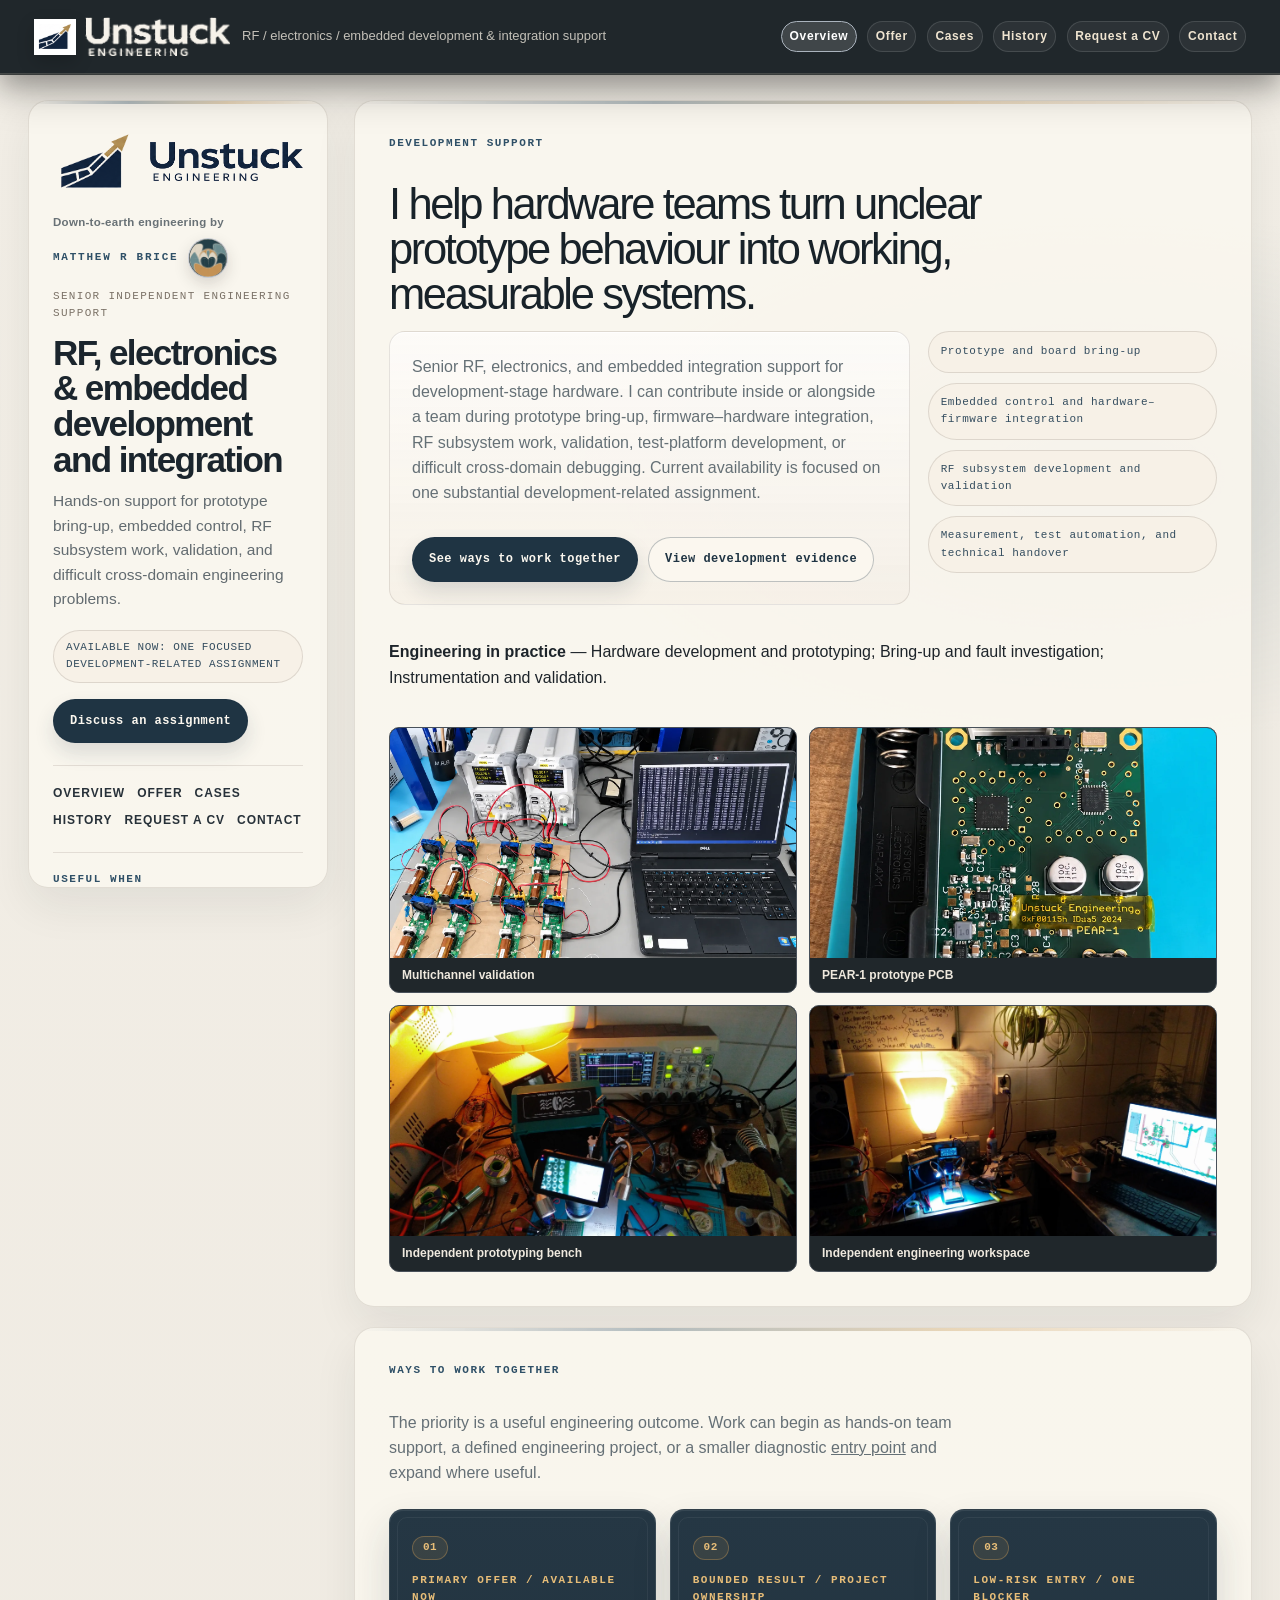
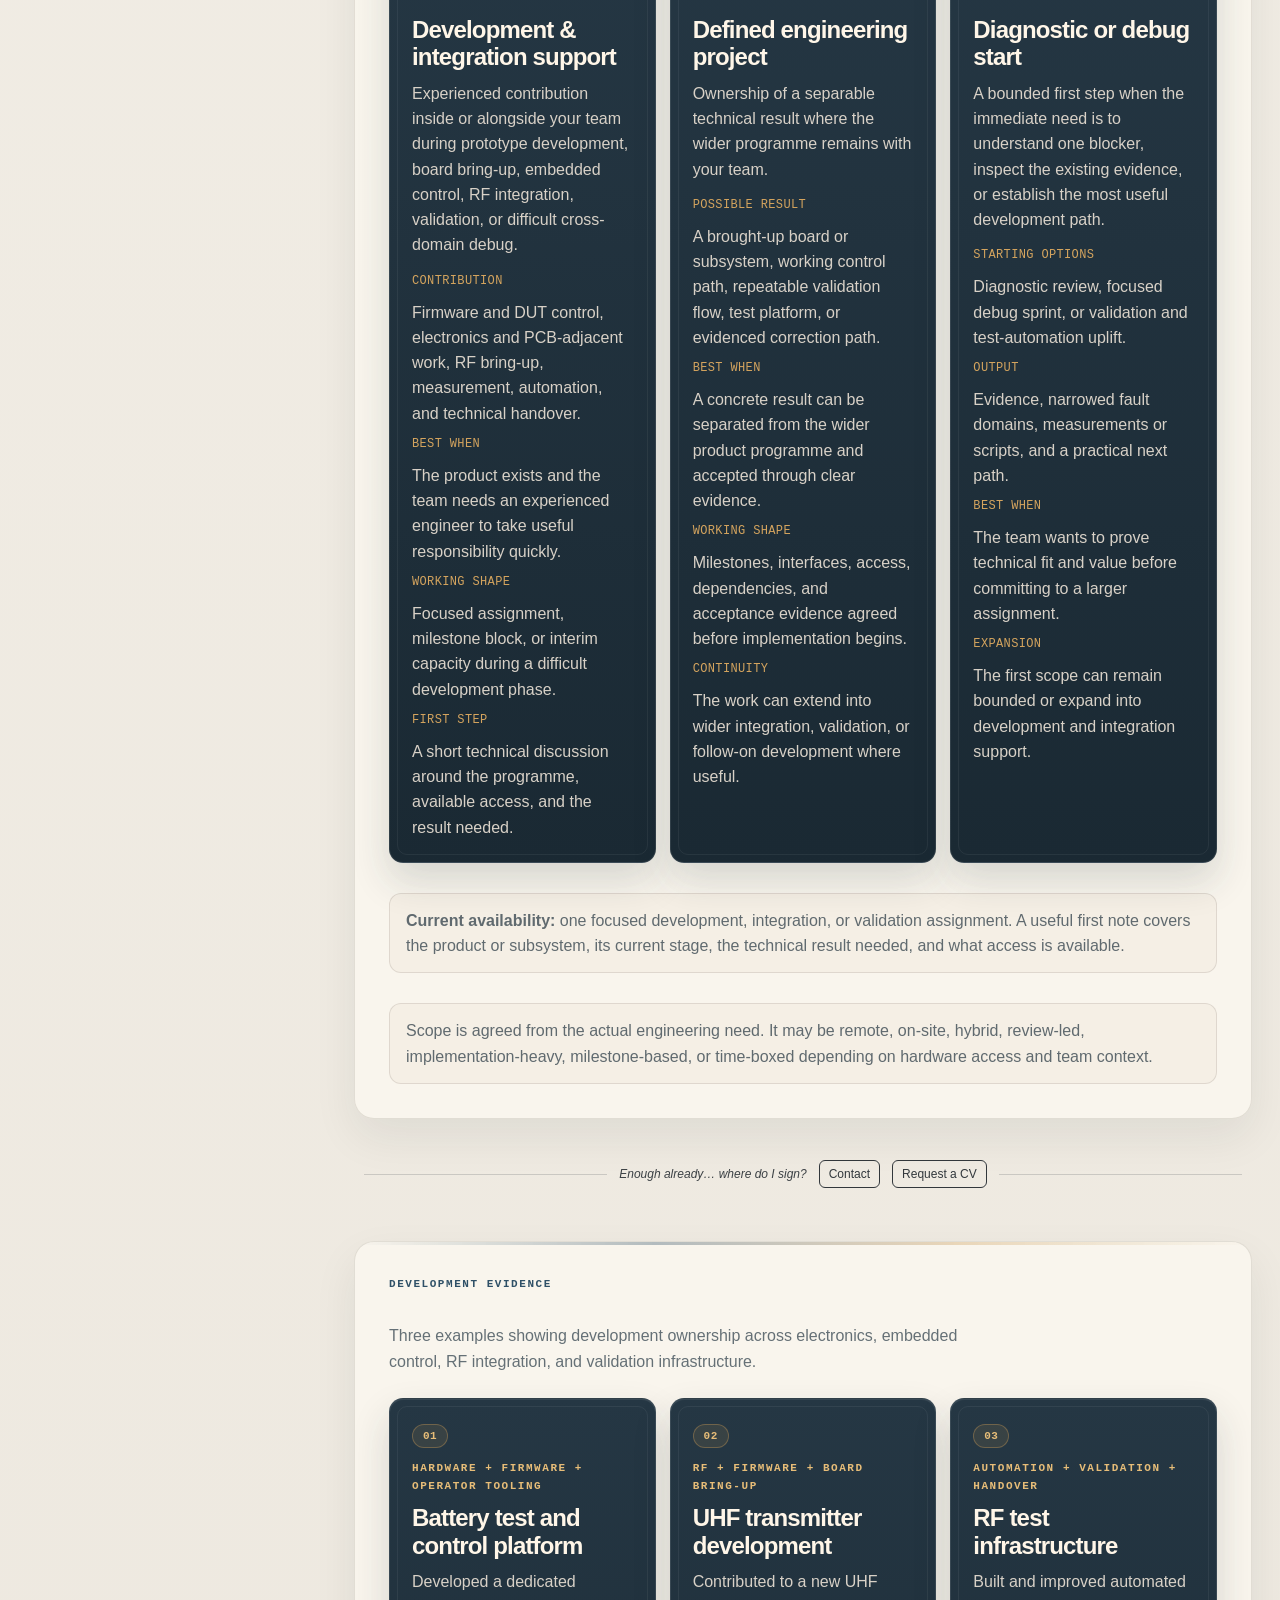
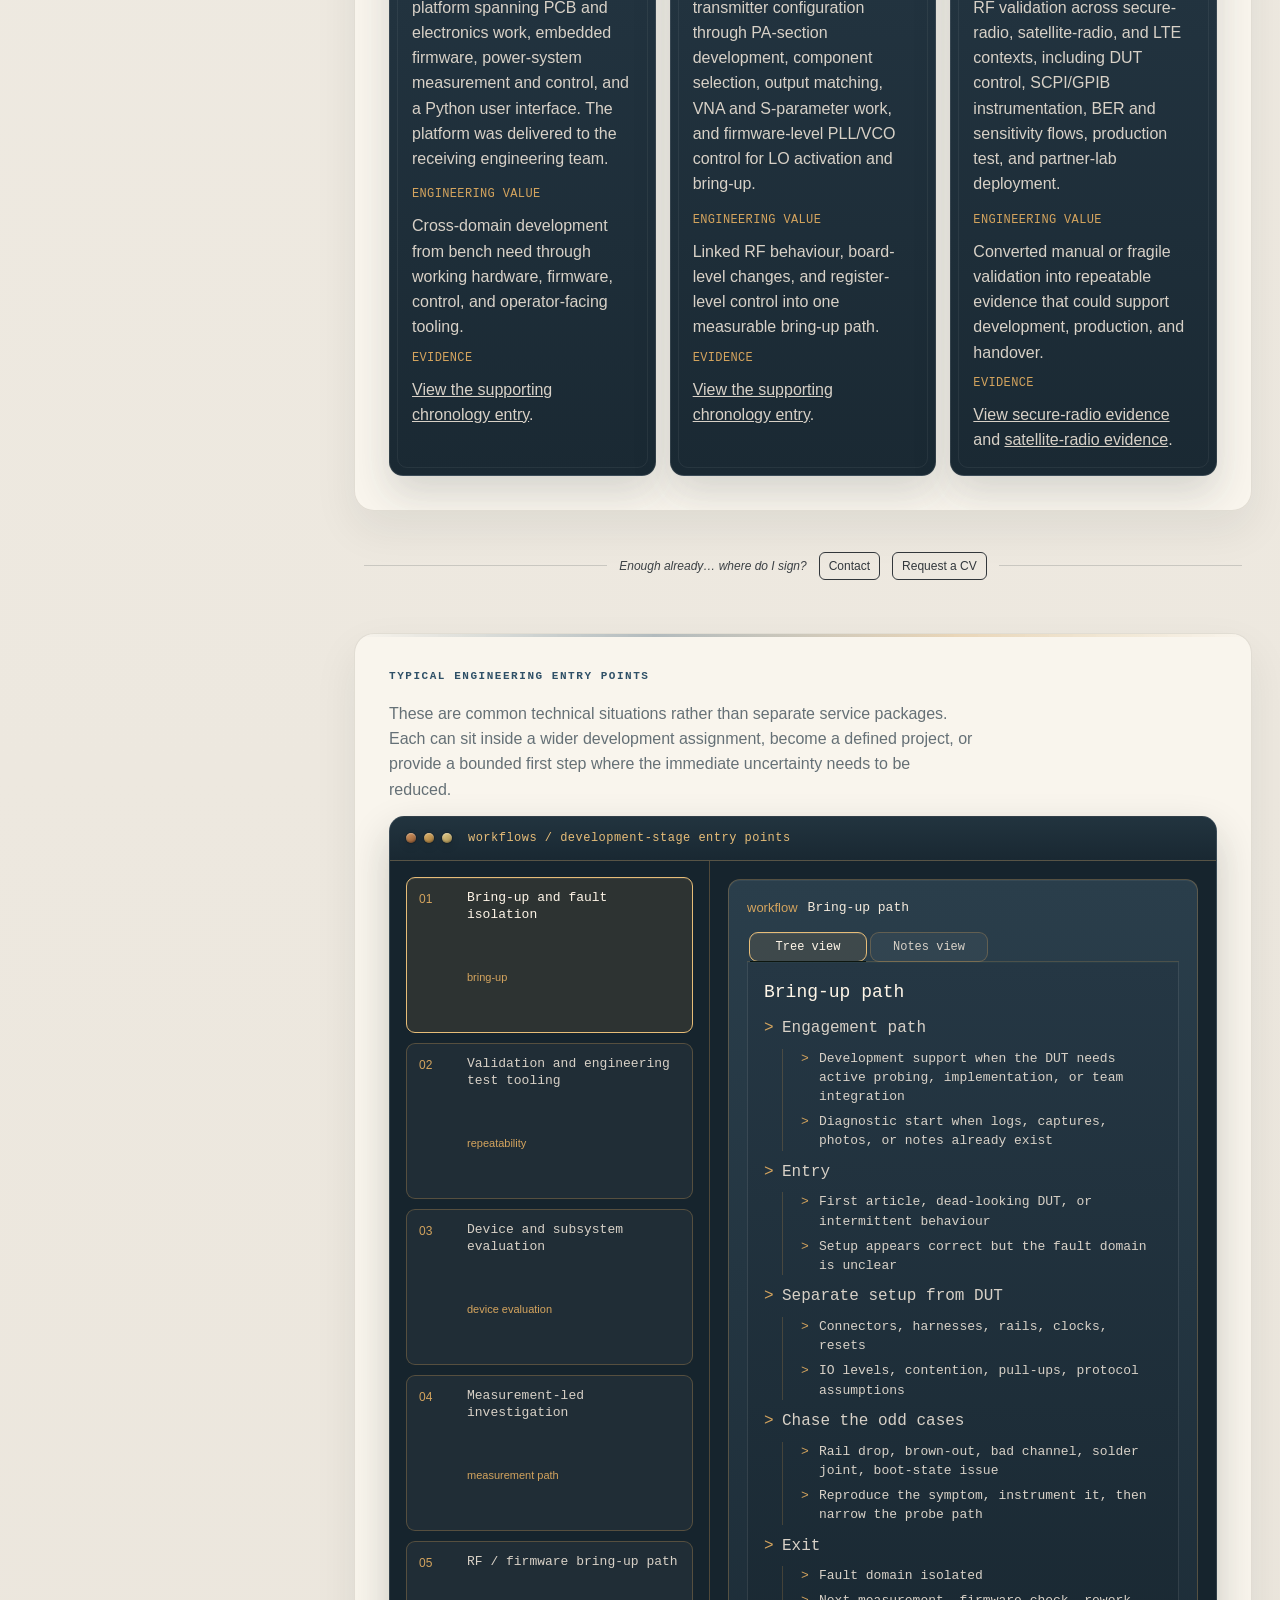
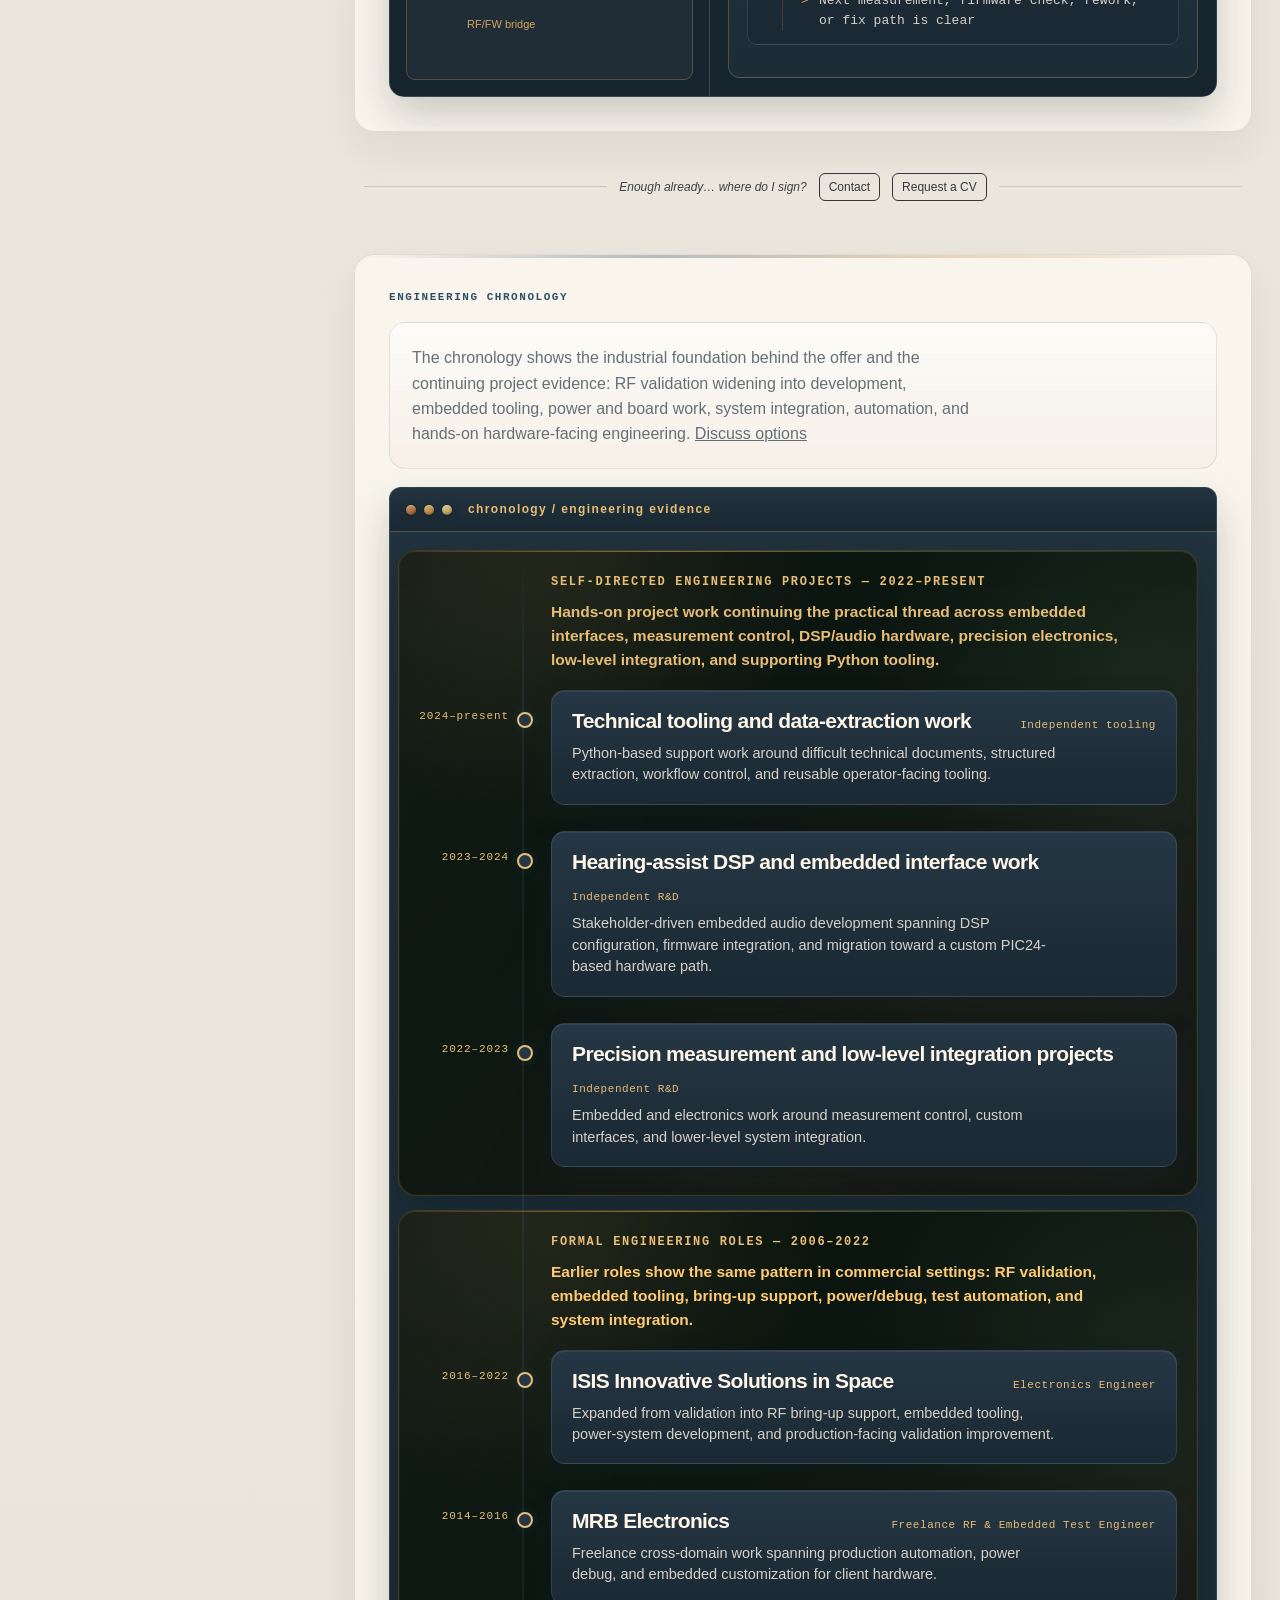
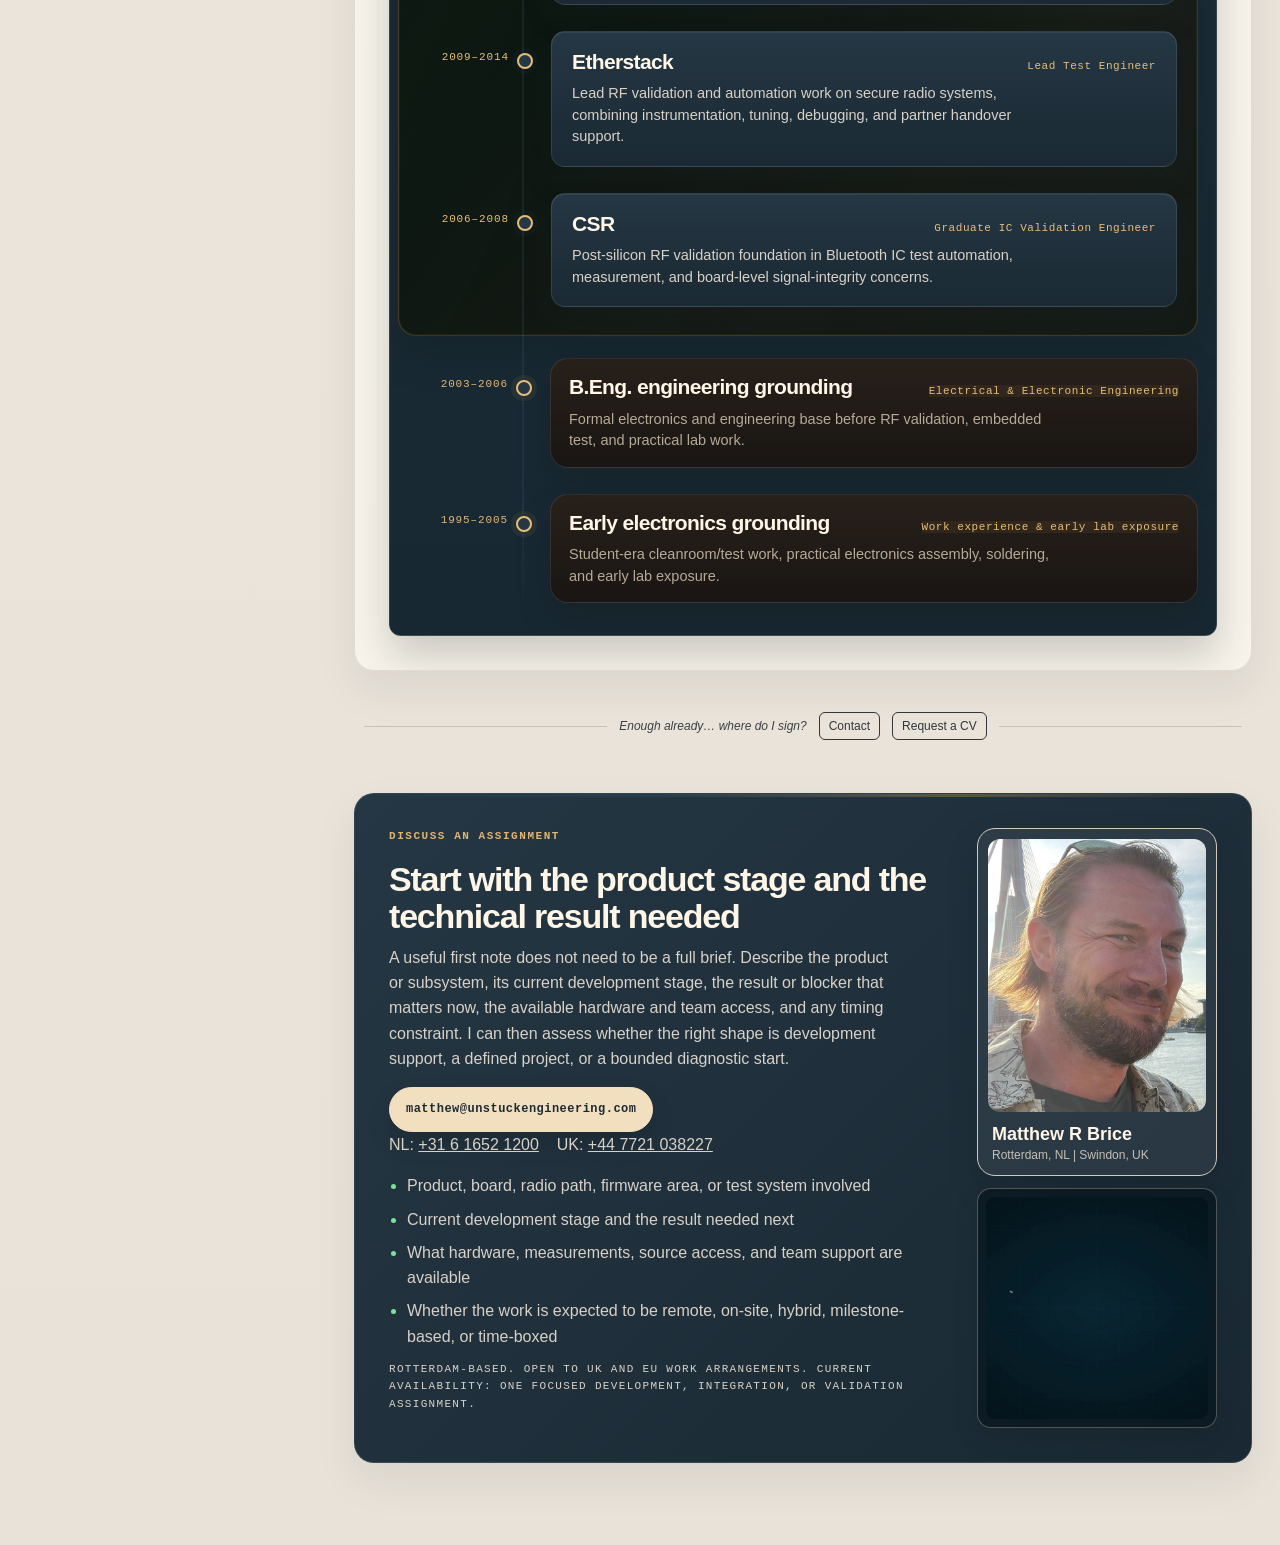
<file: index.html>
<!DOCTYPE html>

<!-- offer_release_v4: development-assignment offer and evidence hierarchy; partial-driven static release. -->
<html lang="en">
<head>
<meta charset="utf-8"/>
<meta content="width=device-width, initial-scale=1" name="viewport"/>
<title>UnstuckEngineering</title>
<meta name="description" content="Senior RF, electronics and embedded integration engineer available for prototype bring-up, development, validation, test automation and cross-domain engineering assignments."/>
<link rel="icon" href="resources/branding/unstuck-symbol.png" type="image/png"/>
<link rel="apple-touch-icon" href="resources/branding/unstuck-symbol.png"/>
<style>
:root{
  --bg:#f2eee8;
  --paper:#fbf8f3;
  --ink:#1f2732;
  --muted:#5d6672;
  --rule:#d5ccc0;
  --soft:#ece4d8;
  --accent:#355775;
  --accent-soft:#dce5ec;
  --work-accent:#476a54;
  --shadow:0 18px 48px rgba(22,31,43,.08);
}
*{box-sizing:border-box}
html{scroll-behavior:smooth}
section[id]{scroll-margin-top:76px}
body{margin:0;background:var(--bg);color:var(--ink);font-family:Inter,Arial,sans-serif;line-height:1.58}
a{color:inherit}
.page{max-width:1240px;margin:0 auto;padding:34px 22px 72px}
.layout{display:grid;grid-template-columns:320px minmax(0,1fr);gap:34px;align-items:start}
.sidebar{position:sticky;top:22px;background:var(--paper);border:1px solid var(--rule);border-radius:24px;padding:28px;box-shadow:var(--shadow)}
.name{font-size:13px;letter-spacing:.14em;text-transform:uppercase;color:var(--accent);margin:0 0 10px}
.kicker{font-size:12px;letter-spacing:.14em;text-transform:uppercase;color:var(--muted);margin:0}
.sidebar h1{margin:14px 0 10px;font-size:34px;line-height:1.06;letter-spacing:-.03em}
.sidebar .sub{font-size:17px;color:var(--muted);margin:0 0 16px}
.pill{display:inline-flex;align-items:center;gap:8px;padding:8px 12px;border:1px solid var(--rule);border-radius:999px;background:#fff;font-size:12px;letter-spacing:.08em;text-transform:uppercase;color:var(--accent)}
.sidebar-block{margin-top:20px;padding-top:18px;border-top:1px solid var(--rule)}
.sidebar-block strong{display:block;font-size:12px;letter-spacing:.12em;text-transform:uppercase;color:var(--accent);margin-bottom:10px}
.nav{display:grid;gap:10px}
.nav a{text-decoration:none;font-size:13px;letter-spacing:.12em;text-transform:uppercase;color:var(--ink)}
.nav a:hover{text-decoration:underline}
.sidebar ul{margin:0;padding-left:18px}
.sidebar li{margin:8px 0;color:var(--muted)}
.small-note{font-size:14px;color:var(--muted)}
.main{display:grid;gap:18px}
.section{background:var(--paper);border:1px solid var(--rule);border-radius:24px;padding:28px;box-shadow:var(--shadow)}
.section h2{margin:0 0 14px;font-size:12px;letter-spacing:.15em;text-transform:uppercase;color:var(--accent)}
.lead{font-size:22px;line-height:1.42;margin:0;max-width:19em}
.muted{color:var(--muted)}
.stack{display:grid;gap:14px}
.grid2{display:grid;grid-template-columns:1fr 1fr;gap:14px}
.grid4{display:grid;grid-template-columns:repeat(4,1fr);gap:12px}
.card{background:rgba(255,255,255,.6);border:1px solid var(--rule);border-radius:18px;padding:18px}
.card strong{display:block;font-size:18px;line-height:1.22;margin-bottom:6px}
.mini strong{font-size:15px}
.mini{padding:16px}
.kpi{font-size:13px;letter-spacing:.12em;text-transform:uppercase;color:var(--accent);margin-bottom:8px}
.callout{background:linear-gradient(180deg, rgba(220,229,236,.52), rgba(255,255,255,.7));border:1px solid rgba(53,87,117,.24);border-radius:18px;padding:18px}
.callout p{margin:0;color:var(--muted);max-width:64ch}
.workflow-lead{margin:0 0 8px;color:var(--muted);max-width:66ch}
.workflow-stage{position:relative;min-height:780px;margin-top:12px}
.workflow-card{position:absolute;width:min(440px,calc(100% - 20px));padding:18px 20px 20px;border-radius:20px;border:1px solid #2e6d42;background:linear-gradient(180deg, rgba(7,12,9,.98), rgba(10,18,12,.98));box-shadow:0 18px 40px rgba(5,11,8,.34);cursor:pointer;transition:transform .24s ease, box-shadow .24s ease, border-color .24s ease, background .24s ease;outline:none;color:#ffd296}
.workflow-card::after{content:"";position:absolute;inset:0;border-radius:20px;box-shadow:inset 0 0 0 1px rgba(150,255,158,.08);pointer-events:none}
.workflow-card:hover{border-color:#59d977;background:linear-gradient(180deg, rgba(8,14,10,.99), rgba(12,22,15,.99))}
.workflow-card.active{transform:translateY(-2px) scale(1.01);border-color:#70f08f;box-shadow:0 24px 52px rgba(5,11,8,.45), 0 0 0 1px rgba(255,177,79,.18);background:linear-gradient(180deg, rgba(8,16,10,.99), rgba(11,23,14,.99));z-index:40}
.workflow-card h3{margin:0;font-size:22px;line-height:1.14;letter-spacing:0;max-width:18ch;font-family:Consolas, 'Courier New', monospace;color:#ffd59b;text-shadow:0 0 8px rgba(95,255,115,.09)}
.workflow-card h3::after{content:'>';margin-left:.2em;color:#ffb961}
.workflow-tag,.workflow-tip{font-family:Consolas, 'Courier New', monospace;color:#69f088}
.workflow-cue,.workflow-body p{font-family:Consolas, 'Courier New', monospace;color:#8ee79c}
.workflow-meta{display:flex;justify-content:space-between;gap:12px;align-items:flex-start;margin-bottom:12px}
.workflow-tag{font-size:11px;letter-spacing:.08em;text-transform:none;padding-top:2px;white-space:nowrap}
.workflow-cue{margin:0;max-width:34ch;font-size:14px}
.workflow-body{margin-top:14px;padding-top:14px;border-top:1px solid rgba(112,240,143,.26);display:none}
.workflow-card.active .workflow-body{display:block}
.workflow-body p{margin:0;color:var(--muted)}
.workflow-tip{margin-top:12px;font-size:12px;letter-spacing:.06em;text-transform:none}
.wf-1{left:0;top:0}
.wf-2{left:34%;top:78px}
.wf-3{left:8%;top:228px}
.wf-4{left:42%;top:368px}
.wf-5{left:16%;top:524px}
.workflow-card.active.wf-1{transform:translateY(-2px) scale(1.01)}
.workflow-card.active.wf-2{transform:translateY(-2px) scale(1.01)}
.workflow-card.active.wf-3{transform:translateY(-2px) scale(1.01)}
.workflow-card.active.wf-4{transform:translateY(-2px) scale(1.01)}
.workflow-card.active.wf-5{transform:translateY(-2px) scale(1.01)}
.timeline-wrap{position:relative;padding-left:8px;isolation:isolate}
.timeline{position:relative}
.timeline-wrap::before{content:"";position:absolute;left:134px;top:10px;bottom:10px;width:2px;background:linear-gradient(to bottom, transparent, var(--rule) 6%, var(--rule) 94%, transparent);z-index:3;pointer-events:none}
.timeline::before{content:none}
.tl-item{position:relative;display:grid;grid-template-columns:110px minmax(0,1fr);gap:28px;padding:8px 0 18px;z-index:4}
.tl-date{padding-top:18px;text-align:right;font-size:12px;letter-spacing:.08em;text-transform:none;color:#77ef97;font-family:Consolas,'Courier New',monospace}
.tl-node{position:absolute;left:126px;top:30px;width:16px;height:16px;border-radius:999px;background:#09110b;border:2px solid #74ef97;transform:translateX(-50%);transition:transform .25s ease, background .25s ease, box-shadow .25s ease;box-shadow:0 0 0 3px rgba(116,239,151,.08);z-index:5}
.tl-body{padding-left:14px}
.tl-trigger{width:100%;text-align:left;background:linear-gradient(180deg, rgba(8,14,10,.985), rgba(11,19,13,.97));border:1px solid rgba(113,235,145,.36);border-radius:18px;padding:18px 20px;cursor:pointer;color:#d8ffe0;transition:transform .24s ease, border-color .24s ease, box-shadow .24s ease, background .24s ease}
.tl-trigger:hover{border-color:#8ef0aa}
.tl-item.static-context .tl-trigger{cursor:default}
.tl-item.static-context .tl-trigger:hover{border-color:inherit}
.tl-role{display:flex;justify-content:space-between;gap:18px;align-items:baseline;flex-wrap:wrap}
.tl-role strong{font-size:22px;line-height:1.12;letter-spacing:0;color:#d9ffdf;font-family:Consolas,'Courier New',monospace}
.tl-role .role-tag{font-size:11px;letter-spacing:.05em;text-transform:none;color:#72e892;font-family:Consolas,'Courier New',monospace}
.tl-summary{display:block;margin-top:10px;color:#9fd0a6;max-width:60ch;font-family:Consolas,'Courier New',monospace;font-size:14px}
.tl-detail{max-height:0;overflow:hidden;opacity:.1;transform:translateY(-8px);transition:max-height .48s ease, opacity .28s ease, transform .28s ease, margin-top .28s ease;padding:0 6px 0 2px;margin-top:0}
.tl-detail-inner{padding:14px 0 4px}
.tl-detail p{margin:0 0 10px;color:#c3dec8}
.tl-detail ul{margin:0;padding-left:18px}
.tl-detail li{margin:8px 0;color:#d0e7d4}
.tags{display:flex;flex-wrap:wrap;gap:8px;margin-top:12px}
.tag{display:inline-flex;align-items:center;padding:6px 10px;border-radius:999px;border:1px solid rgba(110,230,140,.24);background:rgba(14,24,17,.96);font-size:11px;color:#aee0b7;font-family:Consolas,'Courier New',monospace}
.tl-item.active .tl-detail,
.tl-item.jump-open .tl-detail{max-height:420px;opacity:1;transform:none;margin-top:10px}
.tl-item.active .tl-trigger,
.tl-item.jump-open .tl-trigger{transform:translateY(-1px);border-color:#95f5b0;box-shadow:0 16px 34px rgba(4,10,6,.36), 0 0 0 1px rgba(149,245,176,.12);background:linear-gradient(180deg, rgba(9,17,11,.995), rgba(12,22,14,.985))}
.tl-item.active .tl-node,
.tl-item.jump-open .tl-node{transform:translateX(-50%) scale(1.15);background:#0e2415;box-shadow:0 0 0 6px rgba(116,239,151,.12)}
.timeline-group{position:relative;margin:0 0 14px 0;padding:18px 18px 8px 0;border-radius:26px}
.independent-group{background:linear-gradient(180deg, rgba(6,11,8,.985), rgba(9,16,11,.97));border:1px solid rgba(110,230,140,.24);box-shadow:inset 0 0 0 1px rgba(130,255,164,.04)}
.work-group{background:linear-gradient(180deg, rgba(7,12,9,.99), rgba(11,19,13,.975));border:1px solid rgba(121,238,151,.3);box-shadow:inset 0 0 0 1px rgba(140,255,171,.04)}
.group-head{display:grid;grid-template-columns:110px minmax(0,1fr);gap:28px;padding:2px 0 10px}
.group-copy{padding-left:14px;padding-right:10px}
.group-label{margin:0 0 8px;font-size:12px;letter-spacing:.06em;text-transform:none;color:#79ec99;font-family:Consolas,'Courier New',monospace}
.work-group .group-label{color:#92f8af}
.group-note{margin:0;color:#aecab0;max-width:66ch}

.timeline::before{content:none}
.independent-group{background:linear-gradient(180deg, rgba(21,12,6,.992), rgba(28,16,8,.982));border:1px solid rgba(255,177,79,.28);box-shadow:inset 0 0 0 1px rgba(255,213,149,.04)}
.work-group{background:linear-gradient(180deg, rgba(6,11,19,.99), rgba(9,15,25,.982));border:1px solid rgba(106,182,255,.22);box-shadow:inset 0 0 0 1px rgba(180,220,255,.03)}
.independent-group .group-label,.independent-group .tl-date{color:#ffca74}
.work-group .group-label,.work-group .tl-date{color:#78b8ff}
.independent-group .group-note{color:#e8c89c}
.work-group .group-note{color:#a9c8e7}
.independent-group .tl-node{background:#221207;border-color:#ffb95e;box-shadow:0 0 0 3px rgba(255,185,94,.08)}
.work-group .tl-node{background:#0a1524;border-color:#69b5ff;box-shadow:0 0 0 3px rgba(105,181,255,.06)}
.independent-group .tl-trigger{background:linear-gradient(180deg, rgba(24,14,7,.995), rgba(33,19,10,.985));border-color:rgba(255,185,94,.38);color:#fff0d1}
.work-group .tl-trigger{background:linear-gradient(180deg, rgba(7,13,22,.99), rgba(10,18,29,.985));border-color:rgba(105,181,255,.28);color:#dcecff}
.independent-group .tl-role strong{color:#ffe2b2}
.work-group .tl-role strong{color:#d7e9ff}
.independent-group .role-tag{color:#ffcb80}
.work-group .role-tag{color:#7fbbff}
.independent-group .tl-summary{color:#f0c88e}
.work-group .tl-summary{color:#b4d8ff}
.independent-group .tag{border-color:rgba(255,185,94,.24);background:rgba(38,22,12,.96);color:#f3c98f}
.work-group .tag{border-color:rgba(105,181,255,.18);background:rgba(11,20,33,.96);color:#b3d7ff}
.cta strong{display:block;font-size:30px;line-height:1.08;letter-spacing:-.03em;margin-bottom:10px}
.cta p{margin:0;color:var(--muted);max-width:58ch}
.cta-list{margin:16px 0 0;padding-left:18px;color:var(--muted)}
.cta-list li{margin:8px 0}
.footer-note{font-size:12px;letter-spacing:.08em;text-transform:uppercase;color:var(--muted);margin-top:12px}

.topbar{position:sticky;top:14px;z-index:120;display:flex;justify-content:space-between;align-items:center;gap:18px;padding:12px 18px;margin:0 0 18px;border:1px solid var(--rule);border-radius:18px;background:rgba(251,248,243,.9);box-shadow:var(--shadow);backdrop-filter:blur(10px);isolation:isolate}
.topbar::after{content:'';position:absolute;z-index:-1;top:-14px;bottom:-1px;left:calc(50% - 50vw);right:calc(50% - 50vw);background:var(--bg);pointer-events:none}
.topbar-brand{display:flex;flex-wrap:wrap;gap:10px;align-items:baseline;min-width:0}
.topbar-name{font-size:12px;letter-spacing:.14em;text-transform:uppercase;color:var(--accent)}
.topbar-role{font-size:13px;color:var(--muted);white-space:nowrap}
.topbar-nav{display:flex;flex-wrap:wrap;gap:10px 14px;align-items:center}
.topbar-nav a{text-decoration:none;font-size:12px;letter-spacing:.14em;text-transform:uppercase;color:var(--ink)}
.topbar-nav a:hover{text-decoration:underline}
.chip-row{display:flex;flex-wrap:wrap;gap:10px}
.chip{display:inline-flex;align-items:center;padding:8px 12px;border-radius:999px;border:1px solid var(--rule);background:rgba(255,255,255,.72);font-size:12px;letter-spacing:.04em;color:var(--ink)}
.intro-split{display:grid;grid-template-columns:minmax(0,1.55fr) minmax(250px,.95fr);gap:18px;align-items:start}
.intro-copy{height:100%}
.capability-list{display:grid;grid-template-columns:1fr;gap:10px;align-content:start}
.capability-item{display:inline-flex;align-items:center;min-height:42px;padding:10px 12px;border-radius:14px;border:1px solid var(--rule);background:rgba(255,255,255,.72);font-size:13px;letter-spacing:.03em;color:var(--ink)}
.bench-pic-viewer{margin-top:14px;border:1px solid var(--console-border,#2e6d42);border-radius:22px;background:var(--console-shell-bg,linear-gradient(180deg, rgba(7,12,9,.985), rgba(10,18,12,.985)));overflow:hidden;box-shadow:var(--console-shadow,0 18px 40px rgba(5,11,8,.22)), inset 0 0 0 1px rgba(150,255,158,.06);color:var(--console-ink,#ffd296)}
.bench-pic-windowbar{display:flex;align-items:center;gap:8px;padding:12px 16px;border-bottom:1px solid var(--console-border-soft,rgba(255,177,79,.20));background:var(--console-bar-bg,linear-gradient(180deg, rgba(8,14,10,.995), rgba(12,22,15,.992)))}
.bench-pic-windowtitle{margin-left:8px;font-family:Consolas,'Courier New',monospace;font-size:12px;color:var(--console-accent,#ffca74);letter-spacing:.04em}
.bench-pic-dot{width:10px;height:10px;border-radius:999px;background:#ff9b3d;box-shadow:0 0 10px rgba(255,155,61,.18);flex:0 0 auto}
.bench-pic-red{background:#ff8d2a}.bench-pic-amber{background:#ffb351}.bench-pic-green{background:#ffe09f}
.bench-pic-tabs{display:flex;flex-wrap:wrap;gap:10px;padding:14px 16px;border-bottom:1px solid var(--console-border-soft,rgba(255,177,79,.20));background:var(--console-shell-bg,linear-gradient(180deg, rgba(7,12,9,.985), rgba(10,18,12,.985)))}
.bench-pic-tab{appearance:none;border:1px solid var(--console-tag-border,rgba(255,177,79,.18));border-radius:999px;background:var(--console-tag-bg,rgba(255,177,79,.08));color:var(--console-tag-ink,#ffd39a);font:600 12px/1.2 Consolas,'Courier New',monospace;letter-spacing:.03em;padding:8px 12px;cursor:pointer;transition:border-color .2s ease,background .2s ease,color .2s ease,transform .2s ease}
.bench-pic-tab:hover,.bench-pic-tab:focus{border-color:var(--console-hover,#59d977);color:var(--console-ink,#ffd296);outline:none;transform:translateY(-1px)}
.bench-pic-tab.active{border-color:var(--console-hover,#59d977);background:var(--console-panel-active-bg,linear-gradient(180deg, rgba(8,14,10,.995), rgba(12,22,15,.992)));color:var(--console-ink,#ffd296);box-shadow:0 0 0 1px rgba(255,177,79,.12), inset 0 0 0 1px rgba(150,255,158,.08)}
.bench-pic-stage{padding:18px;background:var(--console-shell-bg,linear-gradient(180deg, rgba(7,12,9,.985), rgba(10,18,12,.985)))}
.bench-pic-panel{margin:0;display:grid;gap:10px}
.bench-pic-panel[hidden]{display:none}
.bench-pic-panel img{display:block;width:100%;max-height:330px;object-fit:cover;border-radius:14px;border:1px solid var(--console-border,#2e6d42);background:#111;box-shadow:0 18px 40px rgba(5,11,8,.22)}
.bench-pic-panel figcaption{font-family:Consolas,'Courier New',monospace;font-size:12px;line-height:1.45;color:var(--console-text,#f5d7a8)}
.bench-pic-panel figcaption span{display:block;font-family:Consolas,'Courier New',monospace;font-size:11px;letter-spacing:.06em;text-transform:uppercase;color:var(--console-accent,#ffca74);margin-bottom:2px}
.contact-link{margin:14px 0 0}
.contact-link a{text-decoration:none;border-bottom:1px solid currentColor;padding-bottom:1px}
.contact-link a:hover{text-decoration:none}
.primary-cta{display:inline-flex;align-items:center;justify-content:center;margin-top:16px;padding:11px 14px;border-radius:999px;background:var(--accent);color:#fff;text-decoration:none;font-size:13px;font-weight:700;letter-spacing:.04em}
.primary-cta:hover{text-decoration:none;filter:brightness(.96)}
.primary-cta.secondary{background:#fff;color:var(--accent);border:1px solid var(--rule)}
.cta-row{display:flex;flex-wrap:wrap;gap:10px;margin-top:16px}
@media (max-width:980px){
  .topbar{position:static;flex-direction:column;align-items:flex-start}
  .topbar-role{white-space:normal}
  .intro-split{grid-template-columns:1fr}
}

.workflow-lead{margin:0 0 10px;color:var(--muted);max-width:66ch}
.wf-shell{margin-top:14px;border-radius:22px;overflow:hidden;border:1px solid #7b4a16;background:linear-gradient(180deg, rgba(7,12,9,.98), rgba(10,18,12,.98));box-shadow:0 22px 52px rgba(5,11,8,.32)}
.wf-toolbar,.wf-windowbar{display:flex;align-items:center;gap:8px;padding:12px 16px;border-bottom:1px solid rgba(255,177,79,.18);background:linear-gradient(180deg, rgba(10,18,12,.98), rgba(8,14,10,.98))}
.wf-path,.wf-windowtitle{margin-left:8px;font-family:Consolas,'Courier New',monospace;font-size:12px;color:#ffca74;letter-spacing:.04em}
.wf-dot{width:10px;height:10px;border-radius:999px;background:#ff9b3d;box-shadow:0 0 10px rgba(255,155,61,.18)}
.wf-red{background:#ff8d2a}.wf-amber{background:#ffb351}.wf-green{background:#ffe09f}
.wf-tabbar,.wf-chipbar{display:flex;flex-wrap:wrap;gap:10px;padding:14px 16px;border-bottom:1px solid rgba(255,177,79,.16);background:rgba(24,14,7,.94)}
.wf-tab,.wf-chip,.wf-nav-item{appearance:none;border:1px solid rgba(255,177,79,.18);background:rgba(30,18,9,.9);color:#ffcb84;font-family:Consolas,'Courier New',monospace;cursor:pointer;transition:border-color .2s ease, background .2s ease, color .2s ease, transform .2s ease}
.wf-tab:hover,.wf-chip:hover,.wf-nav-item:hover{border-color:#ffb961;background:rgba(36,22,12,.96);color:#ffe4b5}
.wf-tab.active,.wf-chip.active,.wf-nav-item.active{border-color:#ffbf6b;background:rgba(38,23,12,.98);color:#fff0cf;box-shadow:0 0 0 1px rgba(255,191,107,.16)}
.wf-tab{padding:10px 12px;border-radius:12px;font-size:13px;text-align:left}
.wf-chip{padding:8px 12px;border-radius:999px;font-size:12px;letter-spacing:.03em}
.wf-panels{padding:18px}
.wf-panel{border:1px solid rgba(255,177,79,.18);border-radius:18px;padding:18px 18px 16px;background:linear-gradient(180deg, rgba(23,14,7,.985), rgba(31,18,9,.985));color:#ffd296;box-shadow:inset 0 0 0 1px rgba(255,210,150,.08)}
.wf-panel[hidden]{display:none}
.wf-console-line{display:flex;flex-wrap:wrap;gap:10px;margin-bottom:14px;font-family:Consolas,'Courier New',monospace;font-size:13px}
.wf-prompt{color:#ffbb64}
.wf-command{color:#fff1d4}
.wf-panel h3{margin:0 0 10px;font-family:Consolas,'Courier New',monospace;font-size:22px;line-height:1.15;color:#ffd59b}
.wf-cue{margin:0 0 12px;font-family:Consolas,'Courier New',monospace;color:#e5b36b;font-size:14px}
.wf-panel p{margin:0;font-family:Consolas,'Courier New',monospace;color:#ffd9a6;line-height:1.65}
.wf-console-tip{margin-top:14px;padding-top:12px;border-top:1px solid rgba(255,177,79,.18);font-family:Consolas,'Courier New',monospace;font-size:12px;color:#efb56f}
.wf-shell-split .wf-split{display:grid;grid-template-columns:320px minmax(0,1fr)}
.wf-nav{display:grid;gap:10px;padding:16px;border-right:1px solid rgba(255,177,79,.16);background:rgba(24,14,7,.95)}
.wf-nav-item{display:grid;grid-template-columns:38px minmax(0,1fr);gap:10px;align-items:start;padding:12px 12px;border-radius:14px;text-align:left}
.wf-nav-index{font-size:12px;color:#efad57;padding-top:2px}
.wf-nav-title{display:block;font-size:13px;line-height:1.3;color:inherit}
.wf-nav-tag{grid-column:2;font-size:11px;color:#d7a25e}
.wf-shell-window .wf-chipbar{padding-bottom:10px}
.wf-shell-window .wf-panels{padding-top:12px}
@media (max-width:980px){
  .wf-shell-split .wf-split{grid-template-columns:1fr}
  .wf-nav{border-right:0;border-bottom:1px solid rgba(255,177,79,.16)}
}

.topbar{background:linear-gradient(180deg, rgba(12,18,29,.992), rgba(9,14,23,.988));border-color:rgba(124,198,255,.14);box-shadow:var(--shadow), inset 0 0 0 1px rgba(165,213,255,.035)}
.topbar::before{content:'';position:absolute;left:0;right:0;top:0;height:2px;background:linear-gradient(90deg, rgba(124,198,255,0), rgba(124,198,255,.82), rgba(124,198,255,0));opacity:.58;border-radius:18px 18px 0 0}
.topbar-name,.topbar-nav a{font-family:Consolas,'Courier New',monospace}
.topbar-name{color:#87cbff}
.topbar-role{color:#7e97b4;font-family:Consolas,'Courier New',monospace}
.topbar-nav a{color:#e2f0ff}
.topbar-nav a:hover{text-decoration:none;color:#9fd3ff}
.chip{background:rgba(12,20,31,.98);border-color:rgba(124,198,255,.24);color:#b6dcff;font-family:Consolas,'Courier New',monospace}

@media (max-width:1120px){
  .grid4{grid-template-columns:1fr 1fr}
  .workflow-stage{min-height:840px}
  .workflow-card{width:min(400px,calc(100% - 20px))}
}
@media (max-width:980px){
  .layout{grid-template-columns:1fr}
  .sidebar{position:static}
  .grid2,.grid4{grid-template-columns:1fr}
  .workflow-stage{min-height:0;display:grid;gap:14px}
  .workflow-card{position:relative;left:auto !important;top:auto !important;transform:none !important;width:100%}
  .workflow-card.active{transform:none !important}
  .workflow-card .workflow-body{display:block}
  .timeline-wrap::before{left:22px}
  .group-head{grid-template-columns:1fr;gap:8px;padding-left:26px}
  .group-copy{padding-left:0;padding-right:0}
  .timeline-group{padding:18px 14px 8px 0}
  .tl-item{grid-template-columns:1fr;gap:10px;padding-left:26px}
  .tl-date{text-align:left;padding-top:0}
  .tl-node{left:14px;top:34px}
  .tl-body{padding-left:0}
}
@media (prefers-reduced-motion:reduce){
  *{scroll-behavior:auto}
  .workflow-card,.tl-detail,.tl-trigger,.tl-node{transition:none}
}

:root{
  --bg:#040806;
  --paper:#0a100c;
  --ink:#d6edd8;
  --muted:#94b09a;
  --rule:#16231a;
  --soft:#0d1811;
  --accent:#8af3aa;
  --accent-soft:#12241a;
  --work-accent:#74b6ff;
  --shadow:0 28px 76px rgba(0,0,0,.5);
}
html{background:#040806}
body{background:linear-gradient(180deg, #07100c 0%, #040806 100%); color:var(--ink); font-family:Consolas,'Courier New',monospace; letter-spacing:.01em}
a{color:inherit}
.page{max-width:1260px}
.sidebar,.section{position:relative; background:linear-gradient(180deg, rgba(9,14,10,.992), rgba(6,10,8,.988)); border-color:rgba(126,232,158,.16); box-shadow:var(--shadow), inset 0 0 0 1px rgba(152,245,182,.04)}
.sidebar::before,.section::before{content:""; position:absolute; left:0; right:0; top:0; height:2px; background:linear-gradient(90deg, rgba(121,236,153,.0), rgba(121,236,153,.85), rgba(121,236,153,.0)); opacity:.55}
.card{background:linear-gradient(180deg, rgba(11,18,13,.98), rgba(8,13,10,.975)); border-color:rgba(118,221,149,.14); box-shadow:inset 0 0 0 1px rgba(154,244,181,.03)}
.callout{background:linear-gradient(180deg, rgba(13,24,16,.98), rgba(8,14,10,.97)); border-color:rgba(124,233,156,.18)}
.pill,.tag{background:rgba(9,15,11,.98); border-color:rgba(139,242,169,.28); color:#b8f5c6}
.pill{font-size:12px; letter-spacing:.08em}
.name,.kicker,.sidebar-block strong,.nav a,.section h2,.kpi,.footer-note,.sidebar h1,.lead,.card strong,.cta strong,.tl-role strong,.tl-summary,.cta-list,.sidebar li,.small-note,.callout p,.workflow-lead,.group-note{font-family:Consolas,'Courier New',monospace}
.name,.section h2,.sidebar-block strong,.kpi{color:#92f6af}
.kicker,.footer-note{color:#7fad89}
.nav a{color:#dff7e6; letter-spacing:.1em}
.nav a:hover{text-decoration:none;color:#a9f5bb}
.sidebar h1,.lead,.card strong,.cta strong,.tl-role strong{color:#f1fff3; text-shadow:0 0 10px rgba(138,243,170,.07)}
.sidebar .sub,.small-note,.sidebar li,.muted,.callout p,.cta p,.cta-list,.group-note,.workflow-lead,.tl-detail p,.tl-detail li{color:var(--muted)}
.sidebar li::marker,.cta-list li::marker{color:#78e596}
.workflow-card,.wf-shell,.timeline-group,.tl-trigger{box-shadow:0 18px 40px rgba(0,0,0,.34)}
.tl-trigger:hover,.tl-item.active .tl-trigger,.tl-item:focus-within .tl-trigger{box-shadow:0 20px 48px rgba(0,0,0,.42), 0 0 0 1px rgba(148,242,171,.12)}

/* v20.6 outer-look dialback pass
   Keeps the core workflow terminal components intact, but reduces the full-site
   black/console treatment around navigation, context, proof examples, and work history. */
:root{--bg:#f3efe8;--paper:#fffaf3;--ink:#202831;--muted:#5f6975;--rule:#d8cfc3;--soft:#efe7dc;--accent:#355775;--accent-soft:#dce5ec;--work-accent:#476a54;--shadow:0 18px 48px rgba(22,31,43,.08)}
html{background:var(--bg)}
body{background:linear-gradient(180deg,#f6f1ea 0%,#eee6dc 100%);color:var(--ink);font-family:Inter,Arial,sans-serif;letter-spacing:0}
.sidebar,.section{background:rgba(255,250,243,.94);border-color:var(--rule);box-shadow:var(--shadow)}
.sidebar::before,.section::before,.topbar::before{opacity:0;content:none}
.topbar{background:rgba(255,250,243,.9);border-color:var(--rule);box-shadow:var(--shadow)}
.topbar-name,.topbar-nav a,.topbar-role,.name,.kicker,.sidebar-block strong,.nav a,.section h2,.kpi,.footer-note,.sidebar h1,.lead,.card strong,.cta strong,.cta-list,.sidebar li,.small-note,.callout p,.workflow-lead,.group-note{font-family:Inter,Arial,sans-serif}
.topbar-name,.name,.section h2,.sidebar-block strong,.kpi{color:var(--accent)}
.topbar-role,.kicker,.footer-note{color:var(--muted)}
.topbar-nav a,.nav a{color:var(--ink)}
.topbar-nav a:hover,.nav a:hover{color:var(--accent);text-decoration:underline}
.sidebar h1,.lead,.card strong,.cta strong{color:var(--ink);text-shadow:none}
.sidebar .sub,.small-note,.sidebar li,.muted,.callout p,.cta p,.cta-list,.workflow-lead{color:var(--muted)}
.pill,.chip,.capability-item{background:rgba(255,255,255,.78);border-color:var(--rule);color:var(--accent);font-family:Inter,Arial,sans-serif}
.card{background:rgba(255,255,255,.66);border-color:var(--rule);box-shadow:none}
.callout{background:linear-gradient(180deg,rgba(220,229,236,.42),rgba(255,255,255,.70));border-color:rgba(53,87,117,.20)}
#where .wf-shell{box-shadow:0 22px 52px rgba(5,11,8,.32)}
#where .wf-panel h3,#where .wf-panel p,#where .wf-cue,#where .wf-console-tip,#where .wf-path,#where .wf-windowtitle,#where .wf-tab,#where .wf-chip,#where .wf-nav-item{font-family:Consolas,'Courier New',monospace}
#proof .wf-shell{border-color:rgba(53,87,117,.20);background:#f8f5ef;box-shadow:0 14px 34px rgba(22,31,43,.08)}
#proof .wf-toolbar,#proof .wf-windowbar{background:linear-gradient(180deg,#eef3f7,#e5edf3);border-bottom-color:rgba(53,87,117,.16)}
#proof .wf-path,#proof .wf-windowtitle{color:#355775;font-family:Consolas,'Courier New',monospace}
#proof .wf-nav,#proof .wf-tabbar,#proof .wf-chipbar{background:#f0ebe3;border-color:rgba(53,87,117,.14)}
#proof .wf-nav-item,#proof .wf-tab,#proof .wf-chip{background:rgba(255,255,255,.76);border-color:rgba(53,87,117,.18);color:#355775}
#proof .wf-nav-item:hover,#proof .wf-tab:hover,#proof .wf-chip:hover{background:#fff;border-color:#6b8aa6;color:#1f3d58}
#proof .wf-nav-item.active,#proof .wf-tab.active,#proof .wf-chip.active{background:#e7eef5;border-color:#6f8fab;color:#1f3d58;box-shadow:0 0 0 1px rgba(53,87,117,.10)}
#proof .wf-panel{background:linear-gradient(180deg,#fff,#f7f3ec);border-color:rgba(53,87,117,.18);color:var(--ink);box-shadow:none}
#proof .wf-prompt{color:#355775} #proof .wf-command{color:#202831}
#proof .wf-panel h3{color:var(--ink);font-family:Inter,Arial,sans-serif}
#proof .wf-cue{color:#617083;font-family:Inter,Arial,sans-serif}
#proof .wf-panel p,#proof .wf-console-tip{color:#5f6975;font-family:Inter,Arial,sans-serif}
#proof .wf-console-tip{border-top-color:rgba(53,87,117,.16)}
#proof .wf-nav-title,#proof .wf-nav-index,#proof .wf-nav-tag{font-family:Consolas,'Courier New',monospace}
.timeline-wrap::before{background:linear-gradient(to bottom,transparent,rgba(53,87,117,.22) 6%,rgba(53,87,117,.22) 94%,transparent)}
.timeline-group,.independent-group,.work-group{background:rgba(255,255,255,.48);border:1px solid var(--rule);box-shadow:none}
.group-label,.independent-group .group-label,.work-group .group-label{color:var(--accent);font-family:Inter,Arial,sans-serif;text-transform:uppercase;letter-spacing:.12em}
.group-note,.independent-group .group-note,.work-group .group-note{color:var(--muted)}
.tl-date,.independent-group .tl-date,.work-group .tl-date{color:#6d7886;font-family:Consolas,'Courier New',monospace}
.tl-node,.independent-group .tl-node,.work-group .tl-node{background:#fffaf3;border-color:#6f8fab;box-shadow:0 0 0 4px rgba(53,87,117,.08)}
.tl-trigger,.independent-group .tl-trigger,.work-group .tl-trigger{background:linear-gradient(180deg,#fff,#f8f4ee);border-color:var(--rule);color:var(--ink);box-shadow:none}
.tl-trigger:hover,.tl-item.active .tl-trigger,.tl-item:focus-within .tl-trigger{background:#fff;border-color:#9aaabc;box-shadow:0 12px 28px rgba(22,31,43,.08)}
.tl-role strong,.independent-group .tl-role strong,.work-group .tl-role strong{color:var(--ink);font-family:Inter,Arial,sans-serif;text-shadow:none}
.tl-role .role-tag,.independent-group .role-tag,.work-group .role-tag{color:#6d7886;font-family:Consolas,'Courier New',monospace}
.tl-summary,.independent-group .tl-summary,.work-group .tl-summary{color:var(--muted);font-family:Inter,Arial,sans-serif}
.tl-detail p,.tl-detail li{color:#4e5965}
.tag,.independent-group .tag,.work-group .tag{background:#f3f6f8;border-color:#d4dde5;color:#355775;font-family:Consolas,'Courier New',monospace}
.independent-group .tag{background:#fff5e8;border-color:#ead8bd;color:#735133}


/* v20.8 reset: contained chronology expansion from v20.6 baseline.
   The chronology card itself expands; detail no longer appears as a detached block. */
.timeline-wrap::before{z-index:1}
.tl-item{align-items:start;z-index:4}
.tl-body{position:relative;margin-left:14px;padding:0;border-radius:22px;overflow:hidden;transition:transform .24s ease, border-color .24s ease, box-shadow .24s ease, background .24s ease}
.tl-trigger{display:block;width:100%;background:transparent !important;border:0 !important;border-radius:0;box-shadow:none !important;padding:18px 20px 16px}
.tl-trigger:hover{border-color:transparent}
.tl-detail{padding:0 20px;margin-top:0 !important;max-height:0;opacity:0;transform:translateY(-6px);transition:max-height .48s ease, opacity .28s ease, transform .28s ease, padding-bottom .28s ease}
.tl-detail-inner{padding:14px 0 18px;border-top:1px solid rgba(255,255,255,.12)}
.tl-item.active .tl-detail,.tl-item.jump-open .tl-detail{max-height:520px;opacity:1;transform:none;padding-bottom:0}
.tl-item.active .tl-trigger,.tl-item.jump-open .tl-trigger{transform:none;background:transparent !important;border:0 !important;box-shadow:none !important}
.tl-item.active .tl-body,.tl-item.jump-open .tl-body{transform:translateY(-1px)}
.independent-group .tl-body{background:linear-gradient(180deg, rgba(24,14,7,.995), rgba(33,19,10,.985));border:1px solid rgba(255,185,94,.38);color:#fff0d1}
.work-group .tl-body{background:linear-gradient(180deg, rgba(7,13,22,.99), rgba(10,18,29,.985));border:1px solid rgba(105,181,255,.28);color:#dcecff}
.independent-group .tl-item.active .tl-body,.independent-group .tl-item.jump-open .tl-body{border-color:rgba(255,202,116,.72);box-shadow:0 16px 34px rgba(24,14,7,.24), 0 0 0 1px rgba(255,202,116,.12);background:linear-gradient(180deg, rgba(29,17,8,.998), rgba(39,22,10,.99))}
.work-group .tl-item.active .tl-body,.work-group .tl-item.jump-open .tl-body{border-color:rgba(128,191,255,.62);box-shadow:0 16px 34px rgba(5,12,22,.24), 0 0 0 1px rgba(128,191,255,.10);background:linear-gradient(180deg, rgba(8,16,27,.995), rgba(12,22,35,.99))}
.independent-group .tl-detail-inner{border-top-color:rgba(255,185,94,.18)}
.work-group .tl-detail-inner{border-top-color:rgba(105,181,255,.16)}
.independent-group .tl-detail p{color:#ead0ad}
.independent-group .tl-detail li{color:#f2d8b7}
.work-group .tl-detail p{color:#c3d8ee}
.work-group .tl-detail li{color:#d3e4f6}


/* v20.9 chronology visual alignment pass
   Keep the contained expand behaviour, but bring the Work chronology cards
   closer to the workflow/development-stage entry point styling. */
#chronology .tl-body{
  background:linear-gradient(180deg, rgba(7,12,9,.985), rgba(10,18,12,.985)) !important;
  border:1px solid #2e6d42 !important;
  color:#ffd296 !important;
  box-shadow:0 18px 40px rgba(5,11,8,.22), inset 0 0 0 1px rgba(150,255,158,.06) !important;
}
#chronology .tl-trigger{color:#ffd296 !important;}
#chronology .tl-role strong{color:#ffd59b !important;text-shadow:0 0 8px rgba(95,255,115,.08) !important;}
#chronology .tl-role .role-tag,#chronology .tl-date,#chronology .group-label{color:#ffca74 !important;}
#chronology .tl-summary{color:#ffd9a6 !important;}
#chronology .group-note{color:#6e7b70 !important;}
#chronology .tl-detail-inner{border-top-color:rgba(255,177,79,.20) !important;}
#chronology .tl-detail p,#chronology .tl-detail li{color:#f5d7a8 !important;}
#chronology .tl-node{background:#09110b !important;border-color:#74ef97 !important;box-shadow:0 0 0 3px rgba(116,239,151,.08) !important;}
#chronology .tl-item.active .tl-body,#chronology .tl-item.jump-open .tl-body{
  border-color:#59d977 !important;
  background:linear-gradient(180deg, rgba(8,14,10,.995), rgba(12,22,15,.992)) !important;
  box-shadow:0 22px 48px rgba(5,11,8,.30), 0 0 0 1px rgba(255,177,79,.12), inset 0 0 0 1px rgba(150,255,158,.08) !important;
}
#chronology .tl-item.active .tl-node,#chronology .tl-item.jump-open .tl-node{background:#0e2415 !important;border-color:#8ef0aa !important;box-shadow:0 0 0 6px rgba(116,239,151,.12) !important;}
#chronology .tags .tag{background:rgba(255,177,79,.08) !important;border-color:rgba(255,177,79,.18) !important;color:#ffd39a !important;}


/* v20.10 tabbed sections aligned to Work chronology styling. */
#where .wf-shell,#proof .wf-shell{border-color:#2e6d42 !important;background:linear-gradient(180deg, rgba(7,12,9,.985), rgba(10,18,12,.985)) !important;box-shadow:0 18px 40px rgba(5,11,8,.22), inset 0 0 0 1px rgba(150,255,158,.06) !important;}
#where .wf-toolbar,#where .wf-windowbar,#proof .wf-toolbar,#proof .wf-windowbar{background:linear-gradient(180deg, rgba(8,14,10,.995), rgba(12,22,15,.992)) !important;border-bottom-color:rgba(255,177,79,.20) !important;}
#where .wf-path,#where .wf-windowtitle,#proof .wf-path,#proof .wf-windowtitle{color:#ffca74 !important;font-family:Consolas,'Courier New',monospace !important;}
#where .wf-nav,#where .wf-tabbar,#where .wf-chipbar,#proof .wf-nav,#proof .wf-tabbar,#proof .wf-chipbar{background:linear-gradient(180deg, rgba(7,12,9,.985), rgba(10,18,12,.985)) !important;border-color:rgba(255,177,79,.20) !important;}
#where .wf-nav-item,#where .wf-tab,#where .wf-chip,#proof .wf-nav-item,#proof .wf-tab,#proof .wf-chip{background:rgba(255,177,79,.08) !important;border-color:rgba(255,177,79,.18) !important;color:#ffd39a !important;font-family:Consolas,'Courier New',monospace !important;}
#where .wf-nav-item:hover,#where .wf-tab:hover,#where .wf-chip:hover,#proof .wf-nav-item:hover,#proof .wf-tab:hover,#proof .wf-chip:hover{background:rgba(255,177,79,.13) !important;border-color:#59d977 !important;color:#fff0d1 !important;transform:translateY(-1px);}
#where .wf-nav-item.active,#where .wf-tab.active,#where .wf-chip.active,#proof .wf-nav-item.active,#proof .wf-tab.active,#proof .wf-chip.active{background:linear-gradient(180deg, rgba(8,14,10,.995), rgba(12,22,15,.992)) !important;border-color:#59d977 !important;color:#ffd296 !important;box-shadow:0 0 0 1px rgba(255,177,79,.12), inset 0 0 0 1px rgba(150,255,158,.08) !important;}
#where .wf-nav-index,#where .wf-nav-tag,#proof .wf-nav-index,#proof .wf-nav-tag{color:#ffca74 !important;}
#where .wf-nav-title,#proof .wf-nav-title{color:inherit !important;}
#where .wf-panels,#proof .wf-panels{background:linear-gradient(180deg, rgba(7,12,9,.985), rgba(10,18,12,.985)) !important;}
#where .wf-panel,#proof .wf-panel{background:linear-gradient(180deg, rgba(7,12,9,.985), rgba(10,18,12,.985)) !important;border:1px solid #2e6d42 !important;color:#ffd296 !important;box-shadow:0 18px 40px rgba(5,11,8,.22), inset 0 0 0 1px rgba(150,255,158,.06) !important;}
#where .wf-panel h3,#proof .wf-panel h3{color:#ffd59b !important;font-family:Consolas,'Courier New',monospace !important;text-shadow:0 0 8px rgba(95,255,115,.08) !important;}
#where .wf-cue,#proof .wf-cue{color:#ffd9a6 !important;font-family:Consolas,'Courier New',monospace !important;}
#where .wf-panel p,#proof .wf-panel p{color:#f5d7a8 !important;font-family:Consolas,'Courier New',monospace !important;}
#where .wf-console-line,#proof .wf-console-line{font-family:Consolas,'Courier New',monospace !important;}
#where .wf-prompt,#proof .wf-prompt{color:#ffca74 !important;}
#where .wf-command,#proof .wf-command{color:#fff0d1 !important;}
#where .wf-console-tip,#proof .wf-console-tip{color:#ffd39a !important;border-top-color:rgba(255,177,79,.20) !important;font-family:Consolas,'Courier New',monospace !important;}
#where .wf-panel.active,#proof .wf-panel.active{border-color:#59d977 !important;background:linear-gradient(180deg, rgba(8,14,10,.995), rgba(12,22,15,.992)) !important;}


/* v21b: per-workflow secondary view tabs as attached tab strips */
.wf-viewbar{display:flex;align-items:flex-end;gap:0;flex-wrap:wrap;margin:6px 0 0;padding:0 0 0 2px;border-bottom:1px solid rgba(255,177,79,.24)}
.wf-view-tab{appearance:none;border:1px solid rgba(255,177,79,.24);border-bottom:0;background:linear-gradient(180deg, rgba(255,177,79,.075), rgba(255,177,79,.035));color:#ffd39a;border-radius:10px 10px 0 0;padding:8px 16px;min-width:118px;margin:0 3px -1px 0;font-family:Consolas,'Courier New',monospace;font-size:12px;line-height:1;cursor:pointer;position:relative;transition:border-color .18s ease,background .18s ease,color .18s ease,box-shadow .18s ease}
.wf-view-tab:hover{border-color:rgba(89,217,119,.74);background:linear-gradient(180deg, rgba(255,177,79,.12), rgba(255,177,79,.05));color:#fff0d1}
.wf-view-tab.active{z-index:2;border-color:#59d977;background:linear-gradient(180deg, rgba(8,14,10,.995), rgba(12,22,15,.992));color:#ffd296;box-shadow:inset 0 1px 0 rgba(255,226,166,.16),0 -1px 8px rgba(89,217,119,.08)}
.wf-view-tab.active::after{content:'';position:absolute;left:0;right:0;bottom:-1px;height:1px;background:rgba(12,22,15,.992)}
.wf-view-panel{border:1px solid rgba(255,177,79,.24);border-top:0;border-radius:0 0 12px 12px;padding:16px 16px 14px;margin:0 0 16px;background:rgba(5,10,7,.22);box-shadow:inset 0 1px 0 rgba(150,255,158,.035)}
.wf-view-panel[hidden]{display:none}
.wf-tree-title{font-family:Consolas,'Courier New',monospace;color:#ffd59b;font-size:18px;margin:0 0 10px;text-shadow:0 0 8px rgba(95,255,115,.08)}
.wf-tree{list-style:none;margin:0;padding:0;display:grid;gap:10px;font-family:Consolas,'Courier New',monospace;color:#f5d7a8;line-height:1.48}
.wf-tree ul{list-style:none;margin:8px 0 0 0;padding:0 0 0 18px;border-left:1px solid rgba(255,177,79,.18);display:grid;gap:6px}
.wf-tree li{position:relative;padding-left:18px;color:#ffd9a6}
.wf-tree li::before{content:'>';position:absolute;left:0;color:#ffca74}
.wf-tree li span{color:#8ee79c}
.wf-tree li li{font-size:13px;color:#f5d7a8}
.wf-tree a.proof-evidence-link{color:#ffe3ae;text-decoration:underline;text-decoration-style:dotted;text-underline-offset:3px}
.wf-tree a.proof-evidence-link:hover,.wf-tree a.proof-evidence-link:focus{color:#ffffff;outline:1px solid rgba(255,202,116,.45);outline-offset:2px}
#proof .wf-view-tab,#proof .wf-tree,#proof .wf-tree-title,#proof .wf-tree li,#proof .wf-tree li span{font-family:Consolas,'Courier New',monospace}



/* v22: aspect/evidence-link system */
.evidence-expander{margin-top:14px;border:1px solid rgba(255,177,79,.22);border-radius:12px;background:rgba(255,177,79,.045);font-family:Consolas,'Courier New',monospace;color:#ffd39a;overflow:hidden}
.evidence-expander summary{list-style:none;cursor:pointer;padding:9px 12px;display:flex;align-items:center;justify-content:space-between;gap:12px;font-size:12px;color:#ffd59b}
.evidence-expander summary::-webkit-details-marker{display:none}
.evidence-expander summary::after{content:'+';color:#69f088;font-size:14px;line-height:1}
.evidence-expander[open] summary::after{content:'–'}
.evidence-body{border-top:1px solid rgba(255,177,79,.18);padding:10px 12px 12px;display:grid;gap:10px;background:rgba(7,12,9,.42)}
.evidence-aspect{display:grid;gap:6px}
.evidence-aspect-title{font-size:11px;letter-spacing:.05em;color:#8ee79c;text-transform:none}
.evidence-links{display:grid;gap:5px;margin:0;padding:0;list-style:none}
.evidence-links li{margin:0;padding:0}
.evidence-links a{display:block;text-decoration:none;color:#f5d7a8;border:1px solid rgba(255,177,79,.16);border-radius:9px;padding:7px 9px;background:rgba(255,255,255,.025)}
.evidence-links a:hover{border-color:#59d977;color:#fff0d1;background:rgba(255,177,79,.08)}
.evidence-links small{display:block;color:#bdddba;margin-top:2px;line-height:1.35}
/* v24: inline phrase evidence tooltip */
.evidence-term{position:relative;display:inline;border-bottom:1px dotted rgba(215,222,214,.72);color:#f7e7c7;cursor:help;text-decoration:none;outline:none}
.evidence-term::after{content:'';display:inline-block;width:4px;height:4px;margin-left:3px;border-radius:50%;background:rgba(215,222,214,.72);vertical-align:0.25em}
.evidence-term:hover,.evidence-term:focus,.evidence-term.active{color:#fff4dc;background:rgba(255,255,255,.045);border-bottom-color:rgba(255,244,220,.92);border-radius:2px}
.evidence-popover{position:absolute;z-index:220;left:0;top:calc(100% + 6px);width:min(315px,calc(100vw - 32px));padding:7px 8px;border:1px solid rgba(210,210,210,.42);border-radius:4px;background:#ffffe1;color:#111;box-shadow:0 8px 22px rgba(0,0,0,.34);font-family:Segoe UI,Arial,sans-serif;font-size:12px;line-height:1.32;display:none;white-space:normal;text-align:left}
.evidence-popover::before{content:'';position:absolute;left:11px;top:-6px;border-left:6px solid transparent;border-right:6px solid transparent;border-bottom:6px solid rgba(210,210,210,.62)}
.evidence-popover::after{content:'';position:absolute;left:12px;top:-5px;border-left:5px solid transparent;border-right:5px solid transparent;border-bottom:5px solid #ffffe1}
.evidence-popover.above::before{top:auto;bottom:-6px;border-bottom:0;border-top:6px solid rgba(210,210,210,.62)}
.evidence-popover.above::after{top:auto;bottom:-5px;border-bottom:0;border-top:5px solid #ffffe1}
.evidence-term.active .evidence-popover,.evidence-term:hover .evidence-popover,.evidence-term:focus-within .evidence-popover{display:block}
.evidence-popover-title{display:block;font-size:11px;font-weight:600;color:#333;margin:0 0 5px;border-bottom:1px solid rgba(0,0,0,.12);padding-bottom:4px}
.evidence-popover ul{display:grid;gap:4px;margin:0;padding:0;list-style:none}
.evidence-popover li{margin:0;padding:0}
.evidence-popover a{display:block;color:#111;text-decoration:none;border-radius:3px;padding:3px 4px;background:transparent}
.evidence-popover a:hover,.evidence-popover a:focus{background:#e8f1ff;outline:1px solid #8aa9d6}
.evidence-company{display:block;font-weight:600;color:#222;margin-bottom:1px}
.evidence-quote{display:block;color:#333;font-style:normal}
@media (max-width:640px){.evidence-popover{position:fixed;left:16px;right:16px;top:auto;bottom:18px;width:auto;max-height:55vh;overflow:auto}.evidence-term::after{width:5px;height:5px}}

/* v32 trial: keep the left identity rail visible on desktop.
   This rule appears late so it wins over theme overrides that set
   .sidebar,.section to position:relative. */
@media (min-width:981px){
  .layout{align-items:start}
  .sidebar{
    position:sticky;
    top:92px;
    max-height:calc(100vh - 112px);
    overflow:auto;
    scrollbar-width:thin;
  }
}


/* offer_release_v1_c experiment: engagement offers as reinforced instrument cards */
.engagement-grid{display:grid;grid-template-columns:repeat(3,minmax(0,1fr));gap:16px;counter-reset:engagement}
.engagement-card{counter-increment:engagement;position:relative;background:linear-gradient(180deg, rgba(6,13,9,.99), rgba(9,18,12,.965));border:1px solid rgba(113,235,145,.38);border-radius:19px;padding:18px 18px 17px;color:#d8ffe0;box-shadow:inset 0 0 0 1px rgba(207,255,215,.075),0 16px 38px rgba(0,0,0,.18)}
.engagement-card::before{content:"0" counter(engagement);display:inline-flex;align-items:center;justify-content:center;min-width:34px;height:22px;margin:0 0 12px;border:1px solid rgba(113,235,145,.38);border-radius:999px;background:rgba(113,235,145,.08);font:700 11px/1 Consolas,'Courier New',monospace;color:#74ef97;letter-spacing:.04em}
.engagement-card::after{content:"";position:absolute;inset:7px;border:1px solid rgba(113,235,145,.10);border-radius:14px;pointer-events:none}
.engagement-kicker{font-family:Consolas,'Courier New',monospace;font-size:11px;letter-spacing:.05em;color:#74ef97;margin:0 0 9px;text-transform:uppercase}
.engagement-card h3{font-family:Consolas,'Courier New',monospace;margin:0 0 10px;font-size:21px;line-height:1.15;color:#ffd59b}
.engagement-card p{margin:0 0 14px;color:#b9d9bf}
.engagement-card dl{margin:0;display:grid;gap:9px}
.engagement-card dt{font-family:Consolas,'Courier New',monospace;color:#78b8ff;font-size:12px;letter-spacing:.03em;text-transform:uppercase}
.engagement-card dd{margin:0;color:#d0e7d4}
.engagement-support-note{margin:16px 0 0;padding:14px 16px;border:1px solid rgba(113,235,145,.25);border-radius:16px;background:rgba(8,14,10,.58);color:#cfe8d2;line-height:1.58;box-shadow:inset 0 0 0 1px rgba(255,255,255,.035)}
.engagement-support-subnote{display:inline-block;margin-top:6px;font-size:.86em;font-style:italic;opacity:.78}
@media (max-width:980px){.engagement-grid{grid-template-columns:1fr}}



/* offer_release_v1_d2: squared inner/special panels */
.wf-shell{border-radius:12px !important;}
.wf-panel{border-radius:10px !important;}
.wf-view-tab{border-radius:7px 7px 0 0 !important;}
.wf-view-panel{border-radius:0 0 8px 8px !important;}
.evidence-expander{border-radius:8px !important;}
.evidence-links a{border-radius:6px !important;}
.bench-pic-viewer{border-radius:22px !important;}
.bench-pic-panel img{border-radius:14px !important;}
.tl-body{border-radius:12px !important;}
.timeline-group{border-radius:14px !important;}
.engagement-card{border-radius:10px !important;}
.engagement-card::after{border-radius:7px !important;}
.engagement-support-note{border-radius:9px !important;}

</style>
<style>
/* inlined from theme.generated.css */
/* Auto-generated by edit_tool/theme_compiler.py.
   Edit theme/project.schema.json and theme/values.json through the editor;
   do not hand-edit this generated file unless you are deliberately testing. */
:root {
  --accent: hsl(214 42.48% 32.76%);
  --bg: hsl(36.0 23.44% 90.32%);
  --body-font-size: 16px;
  --body-line-height: 1.58;
  --callout-bg: linear-gradient(180deg,hsl(214 22% 88% / 0.39),hsl(36.0 22% 99% / 0.68));
  --card-bg: hsl(36.0 30.44% 98% / 0.69);
  --card-padding: 18px;
  --card-radius: 10px;
  --chip-bg: hsl(36.0 31.44% 99% / 0.72);
  --chip-border: hsl(36.0 16% 74.4%);
  --chip-ink: hsl(214 42% 33%);
  --console-accent: hsl(36 84.6% 72.8%);
  --console-bar-bg: linear-gradient(180deg, hsl(132 40.9% 7.32% / 0.995), hsl(132 40.9% 13.57% / 0.992));
  --console-border: hsl(132 52.8% 33.3%);
  --console-border-soft: hsl(36 84.6% 62% / 0.208);
  --console-heading: hsl(36 84.6% 80.92%);
  --console-hover: hsl(132 81.5% 62.4%);
  --console-ink: hsl(36 84.6% 79.92%);
  --console-muted: hsl(36 63.5% 78.92%);
  --console-panel-active-bg: linear-gradient(180deg, hsl(132 41.9% 7.52% / 0.995), hsl(132 41.9% 14.07% / 0.992));
  --console-panel-bg: linear-gradient(180deg, hsl(132 37.9% 6.52% / 0.985), hsl(132 37.9% 12.07% / 0.985));
  --console-shadow: 0 20px 40px hsl(132 28% 5% / 0.198);
  --console-shell-bg: linear-gradient(180deg, hsl(132 37.9% 5.82% / 0.985), hsl(132 37.9% 10.57% / 0.985));
  --console-tag-bg: hsl(36 84.6% 58% / 0.087);
  --console-tag-border: hsl(36 84.6% 58% / 0.235);
  --console-tag-ink: hsl(36 84.6% 78%);
  --console-text: hsl(36 55.7% 77.92%);
  --font-body: Inter, Arial, sans-serif;
  --font-mono: Inter, Arial, sans-serif;
  --font-terminal: ui-monospace, SFMono-Regular, Menlo, Monaco, Consolas, 'Liberation Mono', 'Courier New', monospace;
  --grid-gap: 14px;
  --h1-size: 34px;
  --ink: hsl(214 23.36% 15.52%);
  --label-letter-spacing: .15em;
  --layout-gap: 34px;
  --lead-size: 22px;
  --muted: hsl(214 12.68% 41.64%);
  --page-gradient-end: hsl(36.0 21.44% 88.52%);
  --page-gradient-start: hsl(36.0 26.44% 91.62%);
  --page-max-width: 1260px;
  --page-pad-bottom: 72px;
  --page-pad-x: 22px;
  --page-pad-y: 34px;
  --paper: hsl(36.0 27.44% 96.16%);
  --rule: hsl(36.0 16% 74.4%);
  --section-padding: 28px;
  --section-radius: 12px;
  --shadow: 0 20px 46px hsl(214 22% 14% / 0.115);
  --sidebar-padding: 28px;
  --sidebar-width: 320px;
  --surface-bg: hsl(36.0 27.44% 93.6% / 0.94);
  --timeline-body-bg: linear-gradient(180deg, hsl(132 37.9% 5.82% / 0.985), hsl(132 37.9% 10.57% / 0.985));
  --timeline-body-border: hsl(132 52.8% 33.3%);
  --timeline-body-hover-bg: linear-gradient(180deg, hsl(132 42.9% 7.52% / 0.995), hsl(132 42.9% 14.07% / 0.992));
  --timeline-card-radius: 12px;
  --timeline-date: hsl(36 84.6% 72.8%);
  --timeline-detail: hsl(36 55.7% 77.92%);
  --timeline-detail-max-height: 520px;
  --timeline-hover-border: hsl(132 81.5% 62.4%);
  --timeline-ink: hsl(36 84.6% 79.92%);
  --timeline-line: hsl(214 32% 36% / 0.206);
  --timeline-node-bg: hsl(132 37.9% 6.62%);
  --timeline-node-border: hsl(132 81.5% 67.4%);
  --timeline-role: hsl(36 84.6% 80.92%);
  --timeline-summary: hsl(36 63.5% 78.92%);
  --topbar-bg: hsl(36.0 28.44% 97% / 0.925);
  --topbar-ink: hsl(214 22% 15.52%);
  --topbar-muted: hsl(214 12% 41.64%);
  --work-accent: hsl(132 36.8% 34%);
}


html {
  background: var(--bg) !important;
}

body {
  background: linear-gradient(180deg, var(--page-gradient-start) 0%, var(--page-gradient-end) 100%) !important;
  color: var(--ink) !important;
  font-family: var(--font-body) !important;
  font-size: var(--body-font-size) !important;
  line-height: var(--body-line-height) !important;
  letter-spacing: 0 !important;
}

.page {
  max-width: var(--page-max-width) !important;
  padding: var(--page-pad-y) var(--page-pad-x) var(--page-pad-bottom) !important;
}

.layout {
  grid-template-columns: var(--sidebar-width) minmax(0, 1fr) !important;
  gap: var(--layout-gap) !important;
}

.sidebar,
.section {
  background: var(--surface-bg) !important;
  border-color: var(--rule) !important;
  border-radius: var(--section-radius) !important;
  box-shadow: var(--shadow) !important;
}

.sidebar { padding: var(--sidebar-padding) !important; }
.section { padding: var(--section-padding) !important; }

.sidebar::before,
.section::before,
.topbar::before {
  opacity: 0 !important;
  content: none !important;
}

.name,
.section h2,
.sidebar-block strong,
.kpi,
.topbar-name {
  color: var(--accent) !important;
}

.sidebar h1 {
  font-size: var(--h1-size) !important;
}

.lead {
  font-size: var(--lead-size) !important;
}

.sidebar h1,
.lead,
.card strong,
.cta strong {
  color: var(--ink) !important;
  text-shadow: none !important;
}

.sidebar .sub,
.small-note,
.sidebar li,
.muted,
.callout p,
.cta p,
.cta-list,
.workflow-lead,
.group-note,
.topbar-role,
.kicker,
.footer-note {
  color: var(--muted) !important;
}

.sidebar h1,
.lead,
.card strong,
.cta strong,
.topbar-name,
.topbar-nav a,
.topbar-role,
.name,
.kicker,
.sidebar-block strong,
.nav a,
.section h2,
.kpi,
.footer-note,
.sidebar li,
.small-note,
.callout p,
.workflow-lead,
.group-note {
  font-family: var(--font-body) !important;
}

.section h2,
.name,
.sidebar-block strong,
.kpi {
  letter-spacing: var(--label-letter-spacing) !important;
}

.card {
  background: var(--card-bg) !important;
  border-color: var(--rule) !important;
  border-radius: var(--card-radius) !important;
  padding: var(--card-padding) !important;
  box-shadow: none !important;
}

.grid2,
.grid4,
.main,
.stack {
  gap: var(--grid-gap) !important;
}

.callout {
  background: var(--callout-bg) !important;
  border-color: var(--rule) !important;
  border-radius: var(--card-radius) !important;
}

.topbar {
  background: var(--topbar-bg) !important;
  border-color: var(--rule) !important;
  box-shadow: var(--shadow) !important;
}

.topbar-nav a,
.nav a {
  color: var(--topbar-ink) !important;
}

.topbar-role {
  color: var(--topbar-muted) !important;
}

.pill,
.chip,
.capability-item,
.tag {
  background: var(--chip-bg) !important;
  border-color: var(--chip-border) !important;
  color: var(--chip-ink) !important;
  font-family: var(--font-body) !important;
}

/* Workbench / console sections */
#where .wf-shell,
#proof .wf-shell,
.workflow-card {
  border-color: var(--console-border) !important;
  background: var(--console-shell-bg) !important;
  box-shadow: var(--console-shadow), inset 0 0 0 1px rgba(150,255,158,.06) !important;
  color: var(--console-ink) !important;
}

#where .wf-toolbar,
#where .wf-windowbar,
#proof .wf-toolbar,
#proof .wf-windowbar {
  background: var(--console-bar-bg) !important;
  border-bottom-color: var(--console-border-soft) !important;
}

#where .wf-nav,
#where .wf-tabbar,
#where .wf-chipbar,
#proof .wf-nav,
#proof .wf-tabbar,
#proof .wf-chipbar,
#where .wf-panels,
#proof .wf-panels {
  background: var(--console-shell-bg) !important;
  border-color: var(--console-border-soft) !important;
}

#where .wf-panel,
#proof .wf-panel {
  background: var(--console-panel-bg) !important;
  border: 1px solid var(--console-border) !important;
  color: var(--console-ink) !important;
  box-shadow: var(--console-shadow), inset 0 0 0 1px rgba(150,255,158,.06) !important;
}

#where .wf-panel.active,
#proof .wf-panel.active {
  border-color: var(--console-hover) !important;
  background: var(--console-panel-active-bg) !important;
}

#where .wf-nav-item,
#where .wf-tab,
#where .wf-chip,
#proof .wf-nav-item,
#proof .wf-tab,
#proof .wf-chip,
#chronology .tags .tag {
  background: var(--console-tag-bg) !important;
  border-color: var(--console-tag-border) !important;
  color: var(--console-tag-ink) !important;
  font-family: var(--font-mono) !important;
}

#where .wf-nav-item:hover,
#where .wf-tab:hover,
#where .wf-chip:hover,
#proof .wf-nav-item:hover,
#proof .wf-tab:hover,
#proof .wf-chip:hover {
  border-color: var(--console-hover) !important;
  color: var(--console-ink) !important;
}

#where .wf-nav-item.active,
#where .wf-tab.active,
#where .wf-chip.active,
#proof .wf-nav-item.active,
#proof .wf-tab.active,
#proof .wf-chip.active {
  border-color: var(--console-hover) !important;
  color: var(--console-ink) !important;
  background: var(--console-panel-active-bg) !important;
}

#where .wf-path,
#where .wf-windowtitle,
#proof .wf-path,
#proof .wf-windowtitle,
#where .wf-prompt,
#proof .wf-prompt,
#where .wf-nav-index,
#where .wf-nav-tag,
#proof .wf-nav-index,
#proof .wf-nav-tag {
  color: var(--console-accent) !important;
  font-family: var(--font-mono) !important;
}

#where .wf-command,
#proof .wf-command {
  color: var(--console-ink) !important;
}

#where .wf-panel h3,
#proof .wf-panel h3,
.workflow-card h3 {
  color: var(--console-heading) !important;
  font-family: var(--font-terminal) !important;
}

#where .wf-cue,
#proof .wf-cue,
.workflow-cue {
  color: var(--console-muted) !important;
  font-family: var(--font-terminal) !important;
}

#where .wf-panel p,
#proof .wf-panel p,
.workflow-body p {
  color: var(--console-text) !important;
  font-family: var(--font-terminal) !important;
}

#where .wf-console-tip,
#proof .wf-console-tip,
.workflow-tip {
  color: var(--console-tag-ink) !important;
  border-top-color: var(--console-border-soft) !important;
  font-family: var(--font-terminal) !important;
}

#where .wf-tree,
#where .wf-tree-title,
#where .wf-tree li,
#where .wf-tree li span,
#proof .wf-tree,
#proof .wf-tree-title,
#proof .wf-tree li,
#proof .wf-tree li span,
#proof .wf-tree a.proof-evidence-link,
#where .wf-view-panel,
#proof .wf-view-panel,
.evidence-expander,
.evidence-links a {
  font-family: var(--font-terminal) !important;
}

/* Timeline / chronology */
/* v1.e3: Work chronology adopts the same outer console shell/control-bar language as Typical workflows and Selected proof. The control dots belong to the outer chronology area, not to individual timeline cards. */
#chronology .timeline-shell {
  margin-top: 14px;
  border-radius: var(--timeline-card-radius) !important;
  overflow: hidden;
  border: 1px solid var(--console-border) !important;
  background: var(--console-shell-bg) !important;
  box-shadow: var(--console-shadow), inset 0 0 0 1px rgba(150,255,158,.06) !important;
}

#chronology .timeline-toolbar {
  display: flex;
  align-items: center;
  gap: 8px;
  padding: 12px 16px;
  border-bottom: 1px solid var(--console-border-soft) !important;
  background: var(--console-bar-bg) !important;
}

#chronology .timeline-toolbar .wf-path {
  color: var(--console-accent) !important;
  font-family: var(--font-mono) !important;
}

#chronology .timeline-toolbar .wf-dot {
  background: var(--console-accent) !important;
  box-shadow: 0 0 10px rgba(255,155,61,.18) !important;
}

#chronology .timeline-wrap {
  padding: 18px 18px 14px 8px;
  background: var(--console-shell-bg) !important;
}

#chronology .timeline-wrap::before {
  top: 28px;
  bottom: 24px;
  background: linear-gradient(to bottom, transparent, var(--timeline-line) 6%, var(--timeline-line) 94%, transparent) !important;
}

.timeline-group,
.independent-group,
.work-group {
  background: var(--console-panel-bg) !important;
  border: 1px solid var(--console-border-soft) !important;
  box-shadow: inset 0 0 0 1px rgba(150,255,158,.035) !important;
}

#chronology .tl-body {
  background: var(--timeline-body-bg) !important;
  border: 1px solid var(--timeline-body-border) !important;
  color: var(--timeline-ink) !important;
  border-radius: var(--timeline-card-radius) !important;
  box-shadow: var(--console-shadow), inset 0 0 0 1px rgba(150,255,158,.06) !important;
}

#chronology .tl-body::before {
  content: none !important;
}

#chronology .tl-trigger {
  color: var(--timeline-ink) !important;
  padding-right: 20px !important;
}

#chronology .tl-role strong {
  color: var(--timeline-role) !important;
  font-family: var(--font-terminal) !important;
}

#chronology .tl-role .role-tag,
#chronology .tl-date,
#chronology .group-label {
  color: var(--timeline-date) !important;
  font-family: var(--font-mono) !important;
}

#chronology .group-note {
  color: var(--timeline-summary) !important;
}

#chronology .tl-summary {
  color: var(--timeline-summary) !important;
  font-family: var(--font-terminal) !important;
}

#chronology .tl-detail p,
#chronology .tl-detail li {
  color: var(--timeline-detail) !important;
  font-family: var(--font-terminal) !important;
}

#chronology .tl-detail-inner {
  margin: 0 20px 0;
  padding: 14px 0 18px;
  border-top-color: var(--console-border-soft) !important;
}

#chronology .tl-node {
  background: var(--timeline-node-bg) !important;
  border-color: var(--timeline-node-border) !important;
}

#chronology .tl-item.active .tl-body,
#chronology .tl-item.jump-open .tl-body {
  border-color: var(--timeline-hover-border) !important;
  background: var(--timeline-body-hover-bg) !important;
}

/* v1.e11: Evidence jumps are choreographed as align -> 200ms delay -> open ->
   accelerated title/row flash. The cue remains transient and non-persistent. */
#chronology .tl-item.jump-open .tl-detail {
  max-height: var(--timeline-detail-max-height) !important;
  opacity: 1 !important;
  transform: none !important;
  margin-top: 10px !important;
  padding-bottom: 0 !important;
}

#chronology [data-evidence-line] {
  position: relative !important;
  display: list-item !important;
  isolation: isolate !important;
  border-radius: 10px !important;
  padding: 7px 10px 7px 12px !important;
  margin: 6px 0 6px 2px !important;
}

#chronology [data-evidence-line].jump-line-target,
#chronology .tl-role .role-tag.jump-title-target {
  position: relative !important;
  isolation: isolate !important;
  animation: chronology-jump-line-fill 4.9s linear both !important;
}

#chronology [data-evidence-line].jump-line-target::after,
#chronology .tl-role .role-tag.jump-title-target::after {
  content: '' !important;
  position: absolute !important;
  inset: -4px -7px -4px -10px !important;
  border-radius: 12px !important;
  pointer-events: none !important;
  animation: chronology-jump-line-ring 4.9s linear both !important;
}

#chronology .tl-item.jump-target .tl-node::after {
  content: '' !important;
  position: absolute !important;
  inset: -8px !important;
  border-radius: 999px !important;
  pointer-events: none !important;
  animation: chronology-jump-node-ring 4.9s linear both !important;
}

@keyframes chronology-jump-line-fill {
  0% {
    background-color: rgba(255,202,116,0);
  }
  5% {
    background-color: rgba(255,202,116,.34);
  }
  42.857% {
    background-color: rgba(255,202,116,.10);
  }
  58% {
    background-color: rgba(255,202,116,.05);
  }
  76% {
    background-color: rgba(255,202,116,.018);
  }
  92% {
    background-color: rgba(255,202,116,.006);
  }
  100% {
    background-color: rgba(255,202,116,0);
  }
}

@keyframes chronology-jump-line-ring {
  0% {
    opacity: 0;
    box-shadow: 0 0 0 0 rgba(255,202,116,0), 0 0 0 0 rgba(116,239,151,0);
  }
  5% {
    opacity: 1;
    box-shadow: 0 0 0 2px rgba(255,202,116,.98), 0 0 0 7px rgba(116,239,151,.22), 0 0 24px rgba(255,177,79,.26);
  }
  42.857% {
    opacity: .30;
    box-shadow: 0 0 0 1px rgba(255,202,116,.30), 0 0 0 5px rgba(116,239,151,.07), 0 0 13px rgba(255,177,79,.08);
  }
  58% {
    opacity: .14;
    box-shadow: 0 0 0 1px rgba(255,202,116,.14), 0 0 0 6px rgba(116,239,151,.04), 0 0 8px rgba(255,177,79,.04);
  }
  76% {
    opacity: .055;
    box-shadow: 0 0 0 1px rgba(255,202,116,.055), 0 0 0 8px rgba(116,239,151,.018), 0 0 4px rgba(255,177,79,.018);
  }
  92% {
    opacity: .018;
    box-shadow: 0 0 0 1px rgba(255,202,116,.018), 0 0 0 9px rgba(116,239,151,.006), 0 0 2px rgba(255,177,79,.006);
  }
  100% {
    opacity: 0;
    box-shadow: 0 0 0 1px rgba(255,202,116,0), 0 0 0 10px rgba(116,239,151,0), 0 0 0 rgba(255,177,79,0);
  }
}

@keyframes chronology-jump-node-ring {
  0% {
    opacity: 0;
    box-shadow: 0 0 0 0 rgba(255,177,79,0);
  }
  5% {
    opacity: 1;
    box-shadow: 0 0 0 2px rgba(255,202,116,.72), 0 0 0 8px rgba(116,239,151,.16);
  }
  42.857% {
    opacity: .30;
    box-shadow: 0 0 0 1px rgba(255,202,116,.25), 0 0 0 7px rgba(116,239,151,.05);
  }
  72% {
    opacity: .07;
    box-shadow: 0 0 0 1px rgba(255,202,116,.07), 0 0 0 10px rgba(116,239,151,.015);
  }
  100% {
    opacity: 0;
    box-shadow: 0 0 0 11px rgba(255,177,79,0);
  }
}

@media (prefers-reduced-motion: reduce) {
  #chronology [data-evidence-line].jump-line-target,
  #chronology [data-evidence-line].jump-line-target::after,
  #chronology .tl-role .role-tag.jump-title-target,
  #chronology .tl-role .role-tag.jump-title-target::after,
  #chronology .tl-item.jump-target .tl-node::after {
    animation-duration: .01ms !important;
  }
}



.tl-item.active .tl-detail,
.tl-item.jump-open .tl-detail {
  max-height: var(--timeline-detail-max-height) !important;
}


/* offer_release_v2_revision1b: visual-system refresh only.
   Keeps the existing component markup and interactions intact. */
:root{
  --bg:#ebe7df !important;
  --paper:#fbf7ef !important;
  --ink:#1d242a !important;
  --muted:#687176 !important;
  --rule:#d4cabc !important;
  --soft:#efe8de !important;
  --accent:#324b5f !important;
  --accent-soft:#e3e9ec !important;
  --work-accent:#5a6448 !important;
  --shadow:0 18px 44px rgba(31,38,44,.075) !important;
  --radius-xl:20px;
  --radius-lg:14px;
  --radius-md:10px;
  --mono:ui-monospace,SFMono-Regular,Menlo,Consolas,"Liberation Mono",monospace;
  --sans:"Aptos","Segoe UI",Inter,Arial,sans-serif;
  --display:"Aptos Display","Segoe UI",Inter,Arial,sans-serif;
  --console-bg:#111812;
  --console-bg-2:#162015;
  --console-line:#334331;
  --console-ink:#e7d5b2;
  --console-muted:#b9c5af;
  --console-accent:#c99a55;
  --console-green:#82b37c;
}
html{background:var(--bg) !important;scroll-padding-top:96px}
body{
  background:
    radial-gradient(900px 420px at 16% -8%, rgba(207,190,161,.34), transparent 62%),
    radial-gradient(840px 420px at 86% 6%, rgba(88,115,130,.16), transparent 64%),
    linear-gradient(180deg,#f2eee6 0%,#e8e2d8 100%) !important;
  color:var(--ink) !important;
  font-family:var(--sans) !important;
  font-size:16px;
  letter-spacing:0 !important;
  line-height:1.56;
}
.page{max-width:1320px !important;padding:28px 28px 82px !important}
.layout{grid-template-columns:300px minmax(0,1fr) !important;gap:26px !important}
.main{gap:20px !important}
.topbar{
  top:16px !important;
  padding:10px 14px !important;
  border-radius:16px !important;
  background:rgba(251,247,239,.86) !important;
  border:1px solid rgba(88,76,63,.16) !important;
  box-shadow:0 14px 36px rgba(36,42,45,.08) !important;
  backdrop-filter:blur(18px) saturate(1.05) !important;
}
.topbar::after{background:transparent !important}
.topbar-brand{gap:8px 12px !important}
.topbar-name,.name{
  color:#2f5067 !important;
  font-family:var(--mono) !important;
  font-size:11px !important;
  letter-spacing:.16em !important;
  font-weight:700 !important;
}
.topbar-role{font-family:var(--sans) !important;color:#6d7477 !important;font-size:13px !important}
.topbar-nav{gap:8px !important}
.topbar-nav a,.nav a{
  color:#273139 !important;
  font-family:var(--sans) !important;
  font-size:12px !important;
  letter-spacing:.08em !important;
  font-weight:700 !important;
  text-decoration:none !important;
}
.topbar-nav a{padding:7px 9px;border-radius:999px}
.topbar-nav a:hover,.nav a:hover{background:#ebe5dc;color:#2f5067 !important;text-decoration:none !important}
.sidebar,.section{
  background:rgba(251,247,239,.86) !important;
  border:1px solid rgba(88,76,63,.15) !important;
  border-radius:var(--radius-xl) !important;
  box-shadow:var(--shadow) !important;
  overflow:hidden;
}
.sidebar{padding:24px !important;top:90px !important;max-height:calc(100vh - 112px) !important}
.section{padding:34px !important}
.sidebar::before,.section::before{
  content:"" !important;
  display:block !important;
  position:absolute !important;
  left:0;right:0;top:0;height:3px !important;
  background:linear-gradient(90deg,rgba(47,80,103,0),rgba(47,80,103,.35),rgba(201,154,85,.35),rgba(47,80,103,0)) !important;
  opacity:1 !important;
}
.kicker,.footer-note{font-family:var(--mono) !important;color:#7b7267 !important;font-size:11px !important;letter-spacing:.12em !important}
.sidebar h1{
  font-family:var(--display) !important;
  color:#1b252d !important;
  font-size:35px !important;
  line-height:1.02 !important;
  letter-spacing:-.045em !important;
  text-shadow:none !important;
  margin:12px 0 12px !important;
}
.sidebar .sub{font-size:15.5px !important;color:#626b70 !important;margin-bottom:18px !important}
.sidebar-block{margin-top:22px !important;padding-top:18px !important;border-top:1px solid rgba(88,76,63,.14) !important}
.sidebar-block strong,.section h2,.kpi,.engagement-kicker{
  font-family:var(--mono) !important;
  color:#2f5067 !important;
  font-size:11px !important;
  letter-spacing:.14em !important;
  text-transform:uppercase !important;
  font-weight:700 !important;
}
.section h2{margin-bottom:16px !important}
.lead{
  font-family:var(--display) !important;
  color:#182229 !important;
  font-size:clamp(28px,3.4vw,46px) !important;
  line-height:1.03 !important;
  letter-spacing:-.055em !important;
  max-width:760px !important;
  text-shadow:none !important;
}
.intro-split{grid-template-columns:minmax(0,1.35fr) minmax(240px,.75fr) !important;gap:18px !important}
.callout{
  background:linear-gradient(180deg,rgba(255,255,255,.60),rgba(244,238,229,.72)) !important;
  border:1px solid rgba(88,76,63,.14) !important;
  border-radius:16px !important;
  padding:22px !important;
  box-shadow:inset 0 1px 0 rgba(255,255,255,.72) !important;
}
.callout p,.workflow-lead,.small-note,.sidebar li,.muted,.cta p,.cta-list{color:#657076 !important}
.pill,.chip,.capability-item{
  background:#f7f1e7 !important;
  border:1px solid rgba(88,76,63,.16) !important;
  color:#344d5f !important;
  border-radius:999px !important;
  font-family:var(--mono) !important;
  font-size:11px !important;
  letter-spacing:.05em !important;
}
.card{
  background:rgba(255,255,255,.52) !important;
  border:1px solid rgba(88,76,63,.13) !important;
  border-radius:14px !important;
  padding:20px !important;
  box-shadow:inset 0 1px 0 rgba(255,255,255,.6) !important;
}
.card strong,.cta strong,.engagement-card h3{
  font-family:var(--display) !important;
  color:#1b252d !important;
  letter-spacing:-.035em !important;
  text-shadow:none !important;
}
.grid2{gap:16px !important}.grid4{gap:14px !important}
.primary-cta{
  background:#1f3443 !important;
  color:#fbf7ef !important;
  border:1px solid rgba(31,52,67,.96) !important;
  border-radius:999px !important;
  padding:12px 16px !important;
  font-family:var(--mono) !important;
  font-size:12px !important;
  font-weight:700 !important;
  letter-spacing:.04em !important;
  box-shadow:0 10px 20px rgba(31,52,67,.14) !important;
}
.primary-cta:hover{filter:none !important;background:#2d4b60 !important;transform:translateY(-1px)}
.primary-cta.secondary{background:#fbf7ef !important;color:#1f3443 !important;border-color:rgba(31,52,67,.28) !important;box-shadow:none !important}
.engagement-grid{gap:14px !important}
.engagement-card{
  background:linear-gradient(180deg,#253744,#1a2933) !important;
  border:1px solid rgba(255,255,255,.10) !important;
  border-radius:14px !important;
  padding:22px !important;
  color:#f3eadc !important;
  box-shadow:0 18px 38px rgba(28,43,52,.16),inset 0 1px 0 rgba(255,255,255,.08) !important;
}
.engagement-card::before{background:rgba(201,154,85,.12) !important;border-color:rgba(201,154,85,.38) !important;color:#e7bd78 !important}
.engagement-card::after{border-color:rgba(255,255,255,.06) !important;border-radius:10px !important}
.engagement-card h3{color:#fff6e8 !important;font-size:24px !important}
.engagement-card p,.engagement-card dd{color:#d8d1c7 !important}
.engagement-card dt{color:#d4a45e !important;font-family:var(--mono) !important}
#engagements .engagement-card > .engagement-kicker,
#cases .engagement-card > .engagement-kicker{
  color:#e7bd78 !important;
  opacity:1 !important;
}
.engagement-support-note{background:#f5efe5 !important;border-color:rgba(88,76,63,.14) !important;color:#606a6f !important;border-radius:12px !important;box-shadow:none !important}
/* Keep the distinctive terminal components, but refine the palette and reduce the green glare. */
.wf-shell,#where .wf-shell,#proof .wf-shell,.bench-pic-viewer{
  border:1px solid rgba(61,76,57,.78) !important;
  border-radius:15px !important;
  background:linear-gradient(180deg,var(--console-bg-2),var(--console-bg)) !important;
  box-shadow:0 18px 42px rgba(16,24,18,.20),inset 0 1px 0 rgba(255,255,255,.06) !important;
}
.wf-toolbar,.wf-windowbar,#where .wf-toolbar,#where .wf-windowbar,#proof .wf-toolbar,#proof .wf-windowbar,.bench-pic-windowbar{
  background:#121b14 !important;
  border-bottom:1px solid rgba(201,154,85,.22) !important;
}
.wf-path,.wf-windowtitle,#where .wf-path,#where .wf-windowtitle,#proof .wf-path,#proof .wf-windowtitle,.bench-pic-windowtitle{font-family:var(--mono) !important;color:#d7ad6c !important}
.wf-nav,.wf-tabbar,.wf-chipbar,#where .wf-nav,#where .wf-tabbar,#where .wf-chipbar,#proof .wf-nav,#proof .wf-tabbar,#proof .wf-chipbar{background:#111812 !important;border-color:rgba(201,154,85,.16) !important}
.wf-nav-item,.wf-tab,.wf-chip,.wf-view-tab,#where .wf-nav-item,#where .wf-tab,#where .wf-chip,#proof .wf-nav-item,#proof .wf-tab,#proof .wf-chip,.bench-pic-tab{
  background:rgba(255,255,255,.035) !important;
  border:1px solid rgba(201,154,85,.20) !important;
  color:#d8c29b !important;
  font-family:var(--mono) !important;
  border-radius:9px !important;
}
.wf-nav-item:hover,.wf-tab:hover,.wf-chip:hover,.wf-view-tab:hover,#where .wf-nav-item:hover,#proof .wf-nav-item:hover,.bench-pic-tab:hover{border-color:#c99a55 !important;background:rgba(201,154,85,.095) !important;color:#fff1d8 !important}
.wf-nav-item.active,.wf-tab.active,.wf-chip.active,.wf-view-tab.active,#where .wf-nav-item.active,#where .wf-tab.active,#where .wf-chip.active,#proof .wf-nav-item.active,#proof .wf-tab.active,#proof .wf-chip.active,.bench-pic-tab.active{
  border-color:#8fb084 !important;
  background:linear-gradient(180deg,#192518,#111a13) !important;
  color:#f1dbb3 !important;
  box-shadow:inset 0 1px 0 rgba(255,255,255,.08) !important;
}
.wf-panels,#where .wf-panels,#proof .wf-panels{background:#111812 !important}
.wf-panel,#where .wf-panel,#proof .wf-panel{
  background:linear-gradient(180deg,#182217,#111812) !important;
  border:1px solid rgba(61,76,57,.78) !important;
  border-radius:12px !important;
  color:var(--console-ink) !important;
  box-shadow:inset 0 1px 0 rgba(255,255,255,.055) !important;
}
.wf-panel h3,#where .wf-panel h3,#proof .wf-panel h3,.wf-tree-title{font-family:var(--mono) !important;color:#efd4a8 !important;text-shadow:none !important}
.wf-panel p,#where .wf-panel p,#proof .wf-panel p,.wf-cue,#where .wf-cue,#proof .wf-cue,.wf-console-tip,#where .wf-console-tip,#proof .wf-console-tip{font-family:var(--mono) !important;color:#c9c5ad !important}
.wf-prompt,#where .wf-prompt,#proof .wf-prompt{color:#d4a45e !important}.wf-command,#where .wf-command,#proof .wf-command{color:#efe6d4 !important}
.wf-viewbar{border-bottom-color:rgba(201,154,85,.22) !important}.wf-view-panel{background:rgba(0,0,0,.10) !important;border-color:rgba(201,154,85,.22) !important;border-radius:0 0 10px 10px !important}
.wf-tree li{color:#d4ccb7 !important}.wf-tree li span{color:#9fbd96 !important}.wf-tree li::before{color:#d4a45e !important}
.evidence-expander{background:rgba(201,154,85,.06) !important;border-color:rgba(201,154,85,.22) !important;border-radius:10px !important}
.evidence-expander summary{color:#e1c18b !important}.evidence-body{background:rgba(0,0,0,.10) !important}.evidence-aspect-title{color:#9fbd96 !important}.evidence-links a{border-color:rgba(201,154,85,.18) !important;color:#ded1b9 !important;border-radius:7px !important}
/* Timeline: preserve evidence, make it look intentional and less like a game console. */
#chronology .timeline-group{background:rgba(255,255,255,.34) !important;border:1px solid rgba(88,76,63,.13) !important;border-radius:18px !important;padding:20px 20px 10px 0 !important;box-shadow:inset 0 1px 0 rgba(255,255,255,.45) !important}
.timeline-wrap::before{left:132px !important;background:linear-gradient(to bottom,transparent,rgba(47,80,103,.22) 8%,rgba(47,80,103,.22) 92%,transparent) !important}
#chronology .group-label{font-family:var(--mono) !important;color:#2f5067 !important;letter-spacing:.14em !important}
#chronology .group-note{color:#6b7376 !important}
#chronology .tl-date{font-family:var(--mono) !important;color:#7f796f !important;font-size:11px !important}
#chronology .tl-node{background:#fbf7ef !important;border-color:#8a9aa4 !important;box-shadow:0 0 0 5px rgba(47,80,103,.075) !important}
#chronology .tl-body{
  background:linear-gradient(180deg,#253744,#1a2933) !important;
  border:1px solid rgba(255,255,255,.10) !important;
  border-radius:14px !important;
  color:#f4eddf !important;
  box-shadow:0 14px 32px rgba(28,43,52,.13),inset 0 1px 0 rgba(255,255,255,.07) !important;
}
#chronology .tl-trigger{padding:18px 20px !important;color:#f4eddf !important}
#chronology .tl-role strong{font-family:var(--display) !important;color:#fff6e8 !important;text-shadow:none !important;font-size:21px !important;letter-spacing:-.03em !important}
#chronology .tl-role .role-tag{font-family:var(--mono) !important;color:#e0b472 !important}
#chronology .tl-summary{font-family:var(--sans) !important;color:#d7d1c8 !important;font-size:14.5px !important;line-height:1.48 !important}
#chronology .tl-detail-inner{border-top-color:rgba(255,255,255,.11) !important}
#chronology .tl-detail p,#chronology .tl-detail li{color:#d8d1c7 !important}
#chronology .tags .tag{background:rgba(201,154,85,.10) !important;border-color:rgba(201,154,85,.25) !important;color:#e4c18a !important;border-radius:999px !important}
#chronology .tl-item.active .tl-body,#chronology .tl-item.jump-open .tl-body{border-color:rgba(201,154,85,.52) !important;box-shadow:0 18px 42px rgba(28,43,52,.20),inset 0 1px 0 rgba(255,255,255,.08) !important}
#chronology .tl-item.active .tl-node,#chronology .tl-item.jump-open .tl-node{border-color:#c99a55 !important;box-shadow:0 0 0 7px rgba(201,154,85,.13) !important}
.bench-pic-panel img{border-radius:12px !important;border-color:rgba(201,154,85,.18) !important}
.bench-pic-panel figcaption,.bench-pic-panel figcaption span{font-family:var(--mono) !important;color:#d8c29b !important}
#contact.cta{
  background:linear-gradient(135deg,#253744,#192832) !important;
  color:#fff6e8 !important;
  border-color:rgba(255,255,255,.10) !important;
}
#contact h2{color:#e0b472 !important}
#contact strong{color:#fff6e8 !important;font-size:34px !important}
#contact p,#contact .cta-list,#contact li,#contact .footer-note{color:#d8d1c7 !important}
#contact .primary-cta{background:#f2dfbf !important;color:#1d2b35 !important;border-color:#f2dfbf !important;box-shadow:0 12px 24px rgba(0,0,0,.14) !important}
@media (max-width:1120px){.layout{grid-template-columns:280px minmax(0,1fr) !important}.lead{font-size:38px !important}}
@media (max-width:980px){
  .page{padding:18px 16px 58px !important}.layout{grid-template-columns:1fr !important}.section{padding:24px !important}.sidebar{position:static !important;max-height:none !important}.lead{font-size:34px !important}.topbar{position:static !important}.timeline-wrap::before{left:22px !important}.tl-node{left:14px !important}.engagement-grid{grid-template-columns:1fr !important}.intro-split{grid-template-columns:1fr !important}
}
@media (max-width:640px){.section{padding:20px !important}.sidebar{padding:20px !important}.lead{font-size:30px !important}.topbar-nav a{padding:6px 7px}.cta-row{display:grid !important}.primary-cta{width:100% !important}}
</style>
<style id="revision1b-iv-v-vi-hard-topbar-fix">
/* hard fix: full viewport top mask + true full-bleed sticky topbar */
:root{
  --topbar-height:72px;
}
html{scroll-padding-top:calc(var(--topbar-height) + 22px) !important;}
body::before{
  content:"" !important;
  position:fixed !important;
  top:0 !important;
  left:0 !important;
  right:0 !important;
  height:calc(var(--topbar-height) + env(safe-area-inset-top, 0px)) !important;
  z-index:820 !important;
  background:var(--bar-bg, #f2ebdf) !important;
  border-bottom:1px solid var(--bar-border, rgba(70,58,43,.24)) !important;
  box-shadow:0 16px 34px rgba(28,25,20,.10) !important;
  pointer-events:none !important;
}
.page{padding-top:0 !important; overflow:visible !important;}
.topbar{
  position:sticky !important;
  top:0 !important;
  z-index:900 !important;
  height:var(--topbar-height) !important;
  min-height:var(--topbar-height) !important;
  width:100vw !important;
  max-width:none !important;
  margin:0 0 26px calc(50% - 50vw) !important;
  padding-top:env(safe-area-inset-top, 0px) !important;
  padding-left:max(22px, calc((100vw - 1240px)/2 + 22px)) !important;
  padding-right:max(22px, calc((100vw - 1240px)/2 + 22px)) !important;
  border-radius:0 !important;
  border-left:0 !important;
  border-right:0 !important;
  border-top:1px solid var(--bar-border, rgba(70,58,43,.24)) !important;
  border-bottom:1px solid var(--bar-border, rgba(70,58,43,.24)) !important;
  background:var(--bar-bg, #f2ebdf) !important;
  box-shadow:0 16px 34px rgba(28,25,20,.10) !important;
  overflow:clip !important;
  backdrop-filter:none !important;
  -webkit-backdrop-filter:none !important;
}
.topbar::before,
.topbar::after{
  content:"" !important;
  position:absolute !important;
  inset:0 !important;
  z-index:-1 !important;
  background:var(--bar-bg, #f2ebdf) !important;
  pointer-events:none !important;
}
.topbar-brand,.topbar-nav{position:relative !important; z-index:2 !important;}
.topbar-nav a{white-space:nowrap !important;}
.timeline-shell{background:linear-gradient(155deg, rgba(50,54,55,.98), rgba(92,89,80,.97) 52%, rgba(43,45,45,.98)) !important;}
.timeline-toolbar{background:linear-gradient(180deg, rgba(243,237,226,.92), rgba(221,211,197,.88)) !important; border-bottom-color:rgba(40,37,32,.28) !important;}
.timeline-toolbar .wf-path{color:#26313a !important; font-weight:760 !important; letter-spacing:.115em !important;}
.timeline-group{background:linear-gradient(180deg, rgba(250,247,239,.965), rgba(237,230,217,.94)) !important; border-color:rgba(255,255,255,.58) !important; box-shadow:inset 0 1px 0 rgba(255,255,255,.72), 0 18px 44px rgba(18,23,26,.28) !important;}
.timeline-group .group-label{color:#1e2b35 !important; font-weight:780 !important;}
.timeline-group .group-note{color:#263744 !important; font-weight:560 !important; line-height:1.55 !important; text-shadow:0 1px 0 rgba(255,255,255,.48) !important;}
.independent-group .group-note{color:#283846 !important;}
.tl-summary,.independent-group .tl-summary,.work-group .tl-summary{color:#3e4b55 !important;}
@media (max-width:980px){
  :root{--topbar-height:86px;}
  .topbar{position:sticky !important; top:0 !important; display:grid !important; gap:7px !important; height:var(--topbar-height) !important; min-height:var(--topbar-height) !important; padding-left:16px !important; padding-right:16px !important;}
  .topbar-nav{overflow:auto !important; padding-bottom:3px !important; scrollbar-width:none !important;}
  .topbar-nav::-webkit-scrollbar{display:none !important;}
}
@media (max-width:640px){
  :root{--topbar-height:96px;}
  body::before{height:calc(var(--topbar-height) + env(safe-area-inset-top, 0px)) !important;}
  .topbar{height:var(--topbar-height) !important; min-height:var(--topbar-height) !important; margin-bottom:18px !important;}
}
</style>
<style id="revision1b-v-engineered-rail">
:root{--bar-bg:#20272b; --bar-border:rgba(239,228,206,.18); --topbar-height:74px;}
body::before{box-shadow:0 18px 40px rgba(0,0,0,.22) !important;}
.topbar{box-shadow:0 18px 40px rgba(0,0,0,.24), inset 0 -1px 0 rgba(255,255,255,.08) !important;}
.topbar::after{background:linear-gradient(90deg, rgba(255,255,255,.05), transparent 25%, rgba(255,255,255,.035)) !important;}
.topbar-name{color:#f5ead8 !important; font-weight:800 !important;}
.topbar-role{color:#c3c0b8 !important;}
.topbar-nav a{background:rgba(255,255,255,.055) !important; border-color:rgba(255,255,255,.12) !important; color:#efe4d0 !important;}
.topbar-nav a:hover{background:rgba(255,255,255,.10) !important;}
.timeline-shell{background:linear-gradient(145deg,#20272b,#5b5850 48%,#24282a) !important; border-color:rgba(255,255,255,.14) !important;}
.timeline-toolbar{background:linear-gradient(180deg,#d9d0c0,#bdb3a3) !important;}
.timeline-group{background:linear-gradient(180deg,#f7f1e5,#e9ddca) !important;}
.timeline-group .group-note{color:#22303a !important; font-size:15.5px !important; font-weight:620 !important;}
</style>
<style id="revision1b-vii-chronology-note-simple-bronze">
/* VII: keep v as the base; simplify the independent chronology intro note. */
:root{--timeline-bronze:#d7ad6c;}
#chronology .timeline-toolbar .wf-path{
  color:var(--timeline-bronze) !important;
}
#chronology .independent-group .group-note{
  color:var(--timeline-bronze) !important;
  background:none !important;
  background-image:none !important;
  -webkit-background-clip:border-box !important;
  background-clip:border-box !important;
  -webkit-text-fill-color:var(--timeline-bronze) !important;
  text-shadow:none !important;
  filter:none !important;
  opacity:1 !important;
  font-weight:650 !important;
}
</style>
<style id="revision1b-viii-engagement-palette-unification">
/* VIII: based on VII. Palette unification only: apply the Engagement offers color language
   to the special/console sections while preserving their layout, sizing, and interaction effects. */
:root{
  --engage-bg-top:#253744;
  --engage-bg-bottom:#1a2933;
  --engage-bg-deep:#16242d;
  --engage-border:rgba(255,255,255,.10);
  --engage-border-bronze:rgba(201,154,85,.32);
  --engage-ink:#f3eadc;
  --engage-heading:#fff6e8;
  --engage-muted:#d8d1c7;
  --engage-soft:#c8c0b5;
  --engage-bronze:#d4a45e;
  --engage-bronze-strong:#e7bd78;
  --engage-tab-bg:rgba(255,255,255,.045);
  --engage-tab-bg-active:rgba(201,154,85,.13);
}

/* Workflows, proof, and other console-like panels adopt the Engagement offers palette. */
.workflow-card,
.wf-shell,
#where .wf-shell,
#proof .wf-shell,
.bench-pic-viewer,
#chronology .timeline-shell{
  background:linear-gradient(180deg,var(--engage-bg-top),var(--engage-bg-bottom)) !important;
  border-color:var(--engage-border) !important;
  color:var(--engage-ink) !important;
}

.wf-toolbar,
.wf-windowbar,
#where .wf-toolbar,
#where .wf-windowbar,
#proof .wf-toolbar,
#proof .wf-windowbar,
.bench-pic-windowbar,
#chronology .timeline-toolbar{
  background:linear-gradient(180deg,#22343f,#192832) !important;
  border-bottom-color:var(--engage-border-bronze) !important;
}

.wf-path,
.wf-windowtitle,
#where .wf-path,
#where .wf-windowtitle,
#proof .wf-path,
#proof .wf-windowtitle,
.bench-pic-windowtitle,
#chronology .timeline-toolbar .wf-path{
  color:var(--engage-bronze-strong) !important;
}

.wf-nav,
.wf-tabbar,
.wf-chipbar,
#where .wf-nav,
#where .wf-tabbar,
#where .wf-chipbar,
#proof .wf-nav,
#proof .wf-tabbar,
#proof .wf-chipbar,
.wf-panels,
#where .wf-panels,
#proof .wf-panels{
  background:var(--engage-bg-deep) !important;
  border-color:var(--engage-border-bronze) !important;
}

.wf-nav-item,
.wf-tab,
.wf-chip,
.wf-view-tab,
#where .wf-nav-item,
#where .wf-tab,
#where .wf-chip,
#proof .wf-nav-item,
#proof .wf-tab,
#proof .wf-chip,
.bench-pic-tab,
#chronology .tags .tag{
  background:var(--engage-tab-bg) !important;
  border-color:var(--engage-border-bronze) !important;
  color:var(--engage-muted) !important;
}

.wf-nav-item:hover,
.wf-tab:hover,
.wf-chip:hover,
.wf-view-tab:hover,
#where .wf-nav-item:hover,
#where .wf-tab:hover,
#where .wf-chip:hover,
#proof .wf-nav-item:hover,
#proof .wf-tab:hover,
#proof .wf-chip:hover,
.bench-pic-tab:hover{
  background:rgba(201,154,85,.10) !important;
  border-color:var(--engage-bronze-strong) !important;
  color:var(--engage-heading) !important;
}

.wf-nav-item.active,
.wf-tab.active,
.wf-chip.active,
.wf-view-tab.active,
#where .wf-nav-item.active,
#where .wf-tab.active,
#where .wf-chip.active,
#proof .wf-nav-item.active,
#proof .wf-tab.active,
#proof .wf-chip.active,
.bench-pic-tab.active{
  background:var(--engage-tab-bg-active) !important;
  border-color:var(--engage-bronze-strong) !important;
  color:var(--engage-heading) !important;
}

.wf-panel,
#where .wf-panel,
#proof .wf-panel,
.wf-view-panel{
  background:linear-gradient(180deg,var(--engage-bg-top),var(--engage-bg-bottom)) !important;
  border-color:var(--engage-border) !important;
  color:var(--engage-ink) !important;
}

.wf-panel.active,
#where .wf-panel.active,
#proof .wf-panel.active{
  background:linear-gradient(180deg,#2a3e4b,#1d2d38) !important;
  border-color:var(--engage-border-bronze) !important;
}

.workflow-card h3,
.wf-panel h3,
#where .wf-panel h3,
#proof .wf-panel h3,
.wf-tree-title{
  color:var(--engage-heading) !important;
}

.workflow-card h3::after,
.workflow-tag,
.workflow-tip,
.wf-prompt,
#where .wf-prompt,
#proof .wf-prompt,
.wf-nav-index,
.wf-nav-tag,
#where .wf-nav-index,
#where .wf-nav-tag,
#proof .wf-nav-index,
#proof .wf-nav-tag,
.wf-tree a.proof-evidence-link,
#proof .wf-tree a.proof-evidence-link{
  color:var(--engage-bronze) !important;
}

.workflow-cue,
.workflow-body p,
.wf-panel p,
#where .wf-panel p,
#proof .wf-panel p,
.wf-cue,
#where .wf-cue,
#proof .wf-cue,
.wf-console-tip,
#where .wf-console-tip,
#proof .wf-console-tip,
.wf-tree li,
.wf-tree li span,
.bench-pic-panel figcaption,
.bench-pic-panel figcaption span{
  color:var(--engage-muted) !important;
}

.wf-command,
#where .wf-command,
#proof .wf-command{
  color:var(--engage-ink) !important;
}

/* Chronology cards use the same special-section palette; the intro note stays simple bronze from VII. */
#chronology .timeline-wrap,
.timeline-group,
.independent-group,
.work-group{
  background:linear-gradient(180deg,#20323d,#182832) !important;
  border-color:var(--engage-border) !important;
}

#chronology .group-label,
#chronology .tl-date,
#chronology .tl-role .role-tag,
#chronology .timeline-toolbar .wf-path,
#chronology .independent-group .group-note{
  color:var(--engage-bronze-strong) !important;
  -webkit-text-fill-color:var(--engage-bronze-strong) !important;
}

#chronology .group-note{
  color:var(--engage-muted) !important;
  text-shadow:none !important;
}

#chronology .tl-body{
  background:linear-gradient(180deg,var(--engage-bg-top),var(--engage-bg-bottom)) !important;
  border-color:var(--engage-border) !important;
  color:var(--engage-ink) !important;
}

#chronology .tl-trigger{color:var(--engage-ink) !important;}
#chronology .tl-role strong{color:var(--engage-heading) !important;}
#chronology .tl-summary,
#chronology .tl-detail p,
#chronology .tl-detail li{color:var(--engage-muted) !important;}
#chronology .tl-detail-inner{border-top-color:var(--engage-border) !important;}
#chronology .tl-node{background:var(--engage-bg-top) !important;border-color:var(--engage-bronze-strong) !important;}
#chronology .tl-item.active .tl-body,
#chronology .tl-item.jump-open .tl-body{border-color:var(--engage-border-bronze) !important;}
</style>
<style>
/* revision 1b(ix): subtle modern gradient for chronology/work-history back metal panels.
   Keeps layout, interactions, and foreground timeline cards intact. */
#chronology .timeline-group{
  background:
    linear-gradient(135deg, rgba(10,18,13,.985) 0%, rgba(12,23,16,.965) 38%, rgba(25,28,22,.955) 72%, rgba(17,22,18,.975) 100%) !important;
  border-color:rgba(255,177,79,.22) !important;
  box-shadow:
    inset 0 1px 0 rgba(255,226,166,.07),
    inset 0 0 0 1px rgba(116,239,151,.045),
    0 18px 42px rgba(5,11,8,.18) !important;
  overflow:hidden;
}
#chronology .timeline-group::before{
  content:'';
  position:absolute;
  inset:0;
  border-radius:inherit;
  pointer-events:none;
  z-index:0;
  background:
    radial-gradient(circle at 18% 0%, rgba(255,202,116,.115), transparent 30%),
    radial-gradient(circle at 92% 18%, rgba(116,239,151,.075), transparent 28%),
    linear-gradient(115deg, rgba(255,255,255,.045), transparent 31%, rgba(0,0,0,.08) 68%, rgba(255,255,255,.025));
  opacity:.82;
}
#chronology .timeline-group::after{
  content:'';
  position:absolute;
  left:0;
  right:0;
  top:0;
  height:1px;
  background:linear-gradient(90deg, transparent, rgba(255,202,116,.38), rgba(116,239,151,.18), transparent);
  pointer-events:none;
  z-index:1;
}
#chronology .timeline-group > *{position:relative;z-index:2;}
#chronology .group-note{color:#ffca74 !important;text-shadow:none !important;background:none !important;-webkit-text-fill-color:currentColor !important;}
</style>
<style id="revision-1bx-early-extras">
/* Final version: grouped optional early-electronics context */
#chronology .early-extras-group{
  position:relative;
}
#chronology .early-extras-details{
  position:relative;
  margin-top:22px;
}
#chronology .early-extras-summary{
  list-style:none;
  display:grid;
  grid-template-columns:120px 16px minmax(0,1fr);
  gap:18px;
  align-items:stretch;
  cursor:pointer;
  color:var(--engage-ink, #f3dfbc);
}
#chronology .early-extras-summary::-webkit-details-marker{display:none;}
#chronology .early-extras-date{
  padding-top:20px;
  font-family:var(--mono);
  font-size:.82rem;
  letter-spacing:.08em;
  text-transform:uppercase;
  color:var(--engage-bronze, #d49a53);
}
#chronology .early-extras-node{
  margin-top:24px;
  width:14px;
  height:14px;
  border-radius:999px;
  background:linear-gradient(180deg,rgba(228,162,83,.98),rgba(149,90,39,.98));
  border:1px solid rgba(255,216,154,.42);
  box-shadow:0 0 0 6px rgba(201,132,62,.10);
}
#chronology .early-extras-stub{
  display:block;
  padding:18px 20px 17px;
  border:1px solid var(--engage-border, rgba(203,152,84,.28));
  border-radius:18px;
  background:linear-gradient(180deg,rgba(43,31,22,.84),rgba(25,20,17,.92));
  box-shadow:0 18px 36px rgba(12,9,7,.20);
  transition:background .22s ease,border-color .22s ease,transform .22s ease,box-shadow .22s ease;
}
#chronology .early-extras-summary:hover .early-extras-stub,
#chronology .early-extras-details[open] .early-extras-stub{
  border-color:rgba(226,170,96,.50);
  background:linear-gradient(180deg,rgba(51,37,25,.88),rgba(28,22,18,.95));
  box-shadow:0 22px 42px rgba(12,9,7,.26);
}
#chronology .early-extras-action{
  display:inline-block;
  margin-top:12px;
  font-family:var(--mono);
  font-size:.72rem;
  letter-spacing:.11em;
  text-transform:uppercase;
  color:var(--engage-bronze, #d49a53);
}
#chronology .early-extras-details[open] .early-extras-action{font-size:0;}
#chronology .early-extras-details[open] .early-extras-action::after{
  content:"Hide context cards";
  font-size:.72rem;
}
#chronology .early-extras-panel{
  margin:14px 0 0 154px;
  display:grid;
  gap:10px;
  padding:12px;
  border-radius:18px;
  border:1px solid rgba(218,161,89,.18);
  background:rgba(22,17,14,.50);
}
#chronology .early-extra-card{
  display:grid;
  grid-template-columns:minmax(110px,.28fr) minmax(0,.72fr);
  gap:12px 18px;
  padding:14px 16px;
  border-radius:14px;
  border:1px solid rgba(226,170,96,.18);
  background:linear-gradient(180deg,rgba(36,28,22,.70),rgba(25,20,17,.78));
}
#chronology .early-extra-card .tl-role,
#chronology .early-extra-card .tl-summary{
  grid-column:2;
}
#chronology .early-extra-date{
  grid-row:1 / span 2;
  font-family:var(--mono);
  font-size:.74rem;
  line-height:1.4;
  letter-spacing:.06em;
  text-transform:uppercase;
  color:rgba(216,160,87,.88);
}
#chronology .early-extra-card .tl-summary{
  margin-top:-4px;
  color:var(--engage-muted, #d7c6ad) !important;
}
@media (max-width:720px){
  #chronology .early-extras-summary{grid-template-columns:1fr;gap:10px;}
  #chronology .early-extras-date{padding-top:0;}
  #chronology .early-extras-node{display:none;}
  #chronology .early-extras-panel{margin-left:0;}
  #chronology .early-extra-card{grid-template-columns:1fr;}
  #chronology .early-extra-card .tl-role,
  #chronology .early-extra-card .tl-summary{grid-column:1;}
  #chronology .early-extra-date{grid-row:auto;}
}
</style>
<style id="revision-1bxi-early-extras-compact-fix">
/* Final version: compact optional-context stub for early electronics group */
#chronology .early-extras-details{
  margin-top:18px;
}
#chronology .early-extras-summary{
  grid-template-columns:112px minmax(0,1fr);
  gap:16px;
  align-items:center;
}
#chronology .early-extras-node{
  display:none !important;
}
#chronology .early-extras-date{
  padding-top:0;
  align-self:center;
  opacity:.92;
}
#chronology .early-extras-stub{
  display:grid;
  grid-template-columns:minmax(0,1fr) auto;
  grid-template-rows:auto auto;
  column-gap:18px;
  row-gap:5px;
  align-items:center;
  padding:14px 16px 14px 18px;
  border-radius:16px;
}
#chronology .early-extras-stub .tl-role{
  display:flex;
  align-items:center;
  gap:10px;
  min-width:0;
}
#chronology .early-extras-stub .tl-role strong{
  white-space:nowrap;
}
#chronology .early-extras-stub .role-tag{
  margin-left:0;
  font-size:.64rem;
  line-height:1;
  padding:5px 7px;
  border-radius:999px;
  border:1px solid rgba(214,154,83,.30);
  color:rgba(235,178,103,.94);
  background:rgba(214,154,83,.08);
}
#chronology .early-extras-stub .tl-summary{
  grid-column:1;
  font-size:.88rem;
  line-height:1.45;
  color:rgba(226,210,187,.78) !important;
  max-width:72ch;
}
#chronology .early-extras-action{
  grid-column:2;
  grid-row:1 / span 2;
  align-self:center;
  justify-self:end;
  margin-top:0;
  padding:8px 10px;
  border-radius:999px;
  border:1px solid rgba(214,154,83,.30);
  background:rgba(214,154,83,.08);
  white-space:nowrap;
}
#chronology .early-extras-details[open] .early-extras-action::after{
  content:"Hide context";
}
#chronology .early-extras-panel{
  margin:12px 0 0 128px;
}
@media (max-width:820px){
  #chronology .early-extras-summary{grid-template-columns:1fr;}
  #chronology .early-extras-stub{grid-template-columns:1fr;row-gap:8px;}
  #chronology .early-extras-action{grid-column:1;grid-row:auto;justify-self:start;}
  #chronology .early-extras-panel{margin-left:0;}
}
@media (max-width:520px){
  #chronology .early-extras-stub .tl-role{align-items:flex-start;flex-direction:column;gap:7px;}
  #chronology .early-extras-stub .tl-role strong{white-space:normal;}
}
</style>
<style id="revision-1bxii-early-context-timeline">
/* Final version: 1995–2005 stub opens into normal timeline cards, then collapses on mouse-away. */
#chronology .early-extras-panel{
  margin:16px 0 0 0 !important;
  display:block !important;
  padding:0 !important;
  border:0 !important;
  background:transparent !important;
}
#chronology .early-context-item{
  display:grid !important;
  grid-template-columns:112px minmax(0,1fr) !important;
  gap:16px !important;
  padding:8px 0 16px !important;
  align-items:start !important;
}
#chronology .early-context-item .tl-date{
  color:var(--engage-bronze, #d49a53) !important;
  opacity:.92 !important;
}
#chronology .early-context-item .tl-node{
  display:none !important;
}
#chronology .early-context-item .tl-body{
  margin-left:0 !important;
  border:1px solid var(--engage-border, rgba(203,152,84,.28)) !important;
  background:linear-gradient(180deg,rgba(43,31,22,.84),rgba(25,20,17,.92)) !important;
  box-shadow:0 18px 36px rgba(12,9,7,.20) !important;
  border-radius:18px !important;
}
#chronology .early-context-item .tl-trigger{
  padding:16px 18px 15px !important;
}
#chronology .early-context-item .tl-role strong{
  color:var(--engage-heading, #f6dfb9) !important;
  text-shadow:none !important;
}
#chronology .early-context-item .role-tag{
  border-color:rgba(214,154,83,.30) !important;
  color:rgba(235,178,103,.94) !important;
  background:rgba(214,154,83,.08) !important;
}
#chronology .early-context-item .tl-summary,
#chronology .early-context-item .tl-detail p,
#chronology .early-context-item .tl-detail li{
  color:rgba(226,210,187,.78) !important;
}
#chronology .early-context-item .tl-detail-inner{
  border-top-color:rgba(214,154,83,.22) !important;
}
#chronology .early-context-item.active .tl-body,
#chronology .early-context-item.jump-open .tl-body{
  border-color:rgba(226,170,96,.50) !important;
  background:linear-gradient(180deg,rgba(51,37,25,.88),rgba(28,22,18,.95)) !important;
  box-shadow:0 22px 42px rgba(12,9,7,.26) !important;
}
#chronology .early-context-item .tags{
  margin-top:12px;
}
#chronology .early-context-item .tag{
  background:rgba(214,154,83,.08) !important;
  border-color:rgba(214,154,83,.28) !important;
  color:rgba(235,178,103,.94) !important;
}
#chronology .early-extras-details[open] .early-extras-stub{
  border-color:rgba(226,170,96,.50);
}
@media (max-width:820px){
  #chronology .early-context-item{grid-template-columns:1fr !important;gap:10px !important;}
}
</style>
<style id="revision-1bxii-node-alignment-fix">
/* Keep the revealed early context cards in normal timeline-item placement, including their timeline nodes. */
#chronology .early-context-item .tl-node{
  display:block !important;
  left:126px !important;
  background:linear-gradient(180deg,rgba(228,162,83,.98),rgba(149,90,39,.98)) !important;
  border-color:rgba(255,216,154,.42) !important;
  box-shadow:0 0 0 6px rgba(201,132,62,.10) !important;
}
#chronology .early-context-item.active .tl-node,
#chronology .early-context-item.jump-open .tl-node{
  border-color:rgba(255,216,154,.64) !important;
  box-shadow:0 0 0 7px rgba(201,132,62,.16) !important;
}
@media (max-width:820px){
  #chronology .early-context-item .tl-node{display:none !important;}
}
</style>
<style id="revision-1bxiii-early-group-refine">
/* Final version: early electronics stub disappears on click; three items pull down as normal timeline cards. */
#chronology .early-extras-summary .role-tag,
#chronology .early-extras-action{
  display:none !important;
}
#chronology .early-extras-details{
  margin-top:18px !important;
}
#chronology .early-extras-summary{
  display:grid !important;
  grid-template-columns:110px minmax(0,1fr) !important;
  gap:28px !important;
  align-items:start !important;
  padding:8px 0 18px !important;
  cursor:pointer !important;
}
#chronology .early-extras-summary .early-extras-date{
  text-align:right !important;
  padding-top:18px !important;
  color:var(--engage-bronze, #d49a53) !important;
}
#chronology .early-extras-summary .early-extras-stub{
  margin-left:14px !important;
  display:block !important;
  padding:18px 20px 16px !important;
  border-radius:18px !important;
  border:1px solid var(--engage-border, rgba(203,152,84,.28)) !important;
  background:linear-gradient(180deg,rgba(43,31,22,.84),rgba(25,20,17,.92)) !important;
  box-shadow:0 16px 34px rgba(12,9,7,.18) !important;
}
#chronology .early-extras-summary .tl-role{
  display:flex !important;
  align-items:baseline !important;
  gap:10px !important;
  margin-bottom:8px !important;
}
#chronology .early-extras-summary .tl-summary{
  display:block !important;
  max-width:72ch !important;
  color:var(--engage-muted, #d7c6ad) !important;
}
#chronology .early-extras-details[open] > .early-extras-summary{
  display:none !important;
}
#chronology .early-extras-panel{
  margin:0 !important;
  padding:0 !important;
  border:0 !important;
  background:transparent !important;
  display:grid !important;
  gap:0 !important;
  overflow:hidden !important;
  animation:earlyPullDown .26s ease both !important;
  transform-origin:top center !important;
}
@keyframes earlyPullDown{
  from{opacity:0;transform:translateY(-12px) scaleY(.96);max-height:0;}
  to{opacity:1;transform:translateY(0) scaleY(1);max-height:1200px;}
}
#chronology .early-context-item{
  position:relative !important;
  display:grid !important;
  grid-template-columns:110px minmax(0,1fr) !important;
  gap:28px !important;
  padding:8px 0 18px !important;
  align-items:start !important;
  z-index:4 !important;
}
#chronology .early-context-item .tl-date{
  text-align:right !important;
  padding-top:18px !important;
  color:var(--engage-bronze, #d49a53) !important;
  opacity:.96 !important;
}
/* Keep the ordinary timeline node geometry and remove the special filled-node treatment. */
#chronology .early-context-item .tl-node{
  display:block !important;
  left:126px !important;
  top:30px !important;
  width:16px !important;
  height:16px !important;
  border-radius:999px !important;
  transform:translateX(-50%) !important;
  background:var(--engage-bg-top, #101811) !important;
  border:2px solid var(--engage-bronze-strong, #d49a53) !important;
  box-shadow:0 0 0 5px rgba(214,154,83,.075) !important;
}
#chronology .early-context-item.active .tl-node,
#chronology .early-context-item.jump-open .tl-node{
  background:var(--engage-bg-top, #101811) !important;
  border-color:var(--engage-bronze-strong, #d49a53) !important;
  box-shadow:0 0 0 5px rgba(214,154,83,.075) !important;
}
#chronology .early-context-item .tl-body{
  margin-left:14px !important;
  border:1px solid var(--engage-border, rgba(203,152,84,.28)) !important;
  background:linear-gradient(180deg,rgba(43,31,22,.84),rgba(25,20,17,.92)) !important;
  border-radius:18px !important;
  box-shadow:0 16px 34px rgba(12,9,7,.18) !important;
}
#chronology .early-context-item.active .tl-body,
#chronology .early-context-item.jump-open .tl-body{
  border-color:var(--engage-border-bronze, rgba(226,170,96,.50)) !important;
  box-shadow:0 22px 42px rgba(12,9,7,.24) !important;
}
@media (max-width:820px){
  #chronology .early-extras-summary,
  #chronology .early-context-item{
    grid-template-columns:1fr !important;
    gap:10px !important;
    padding-left:26px !important;
  }
  #chronology .early-extras-summary .early-extras-date,
  #chronology .early-context-item .tl-date{
    text-align:left !important;
    padding-top:0 !important;
  }
  #chronology .early-context-item .tl-node{
    left:14px !important;
    top:34px !important;
    display:block !important;
  }
  #chronology .early-extras-summary .early-extras-stub,
  #chronology .early-context-item .tl-body{
    margin-left:0 !important;
  }
}
</style>
<style id="offer-release-final-early-card">
/* Final: early electronics is one standard first-class timeline card; alternate colour only. */
#chronology .final-early-card{
  position:relative !important;
  display:grid !important;
  grid-template-columns:110px minmax(0,1fr) !important;
  gap:28px !important;
  padding:8px 0 18px !important;
  align-items:start !important;
  z-index:4 !important;
}
#chronology .final-early-card .tl-date{
  text-align:right !important;
  padding-top:18px !important;
  color:var(--engage-bronze, #d49a53) !important;
  opacity:.96 !important;
}
#chronology .final-early-card .tl-node{
  display:block !important;
  left:126px !important;
  top:30px !important;
  width:16px !important;
  height:16px !important;
  border-radius:999px !important;
  transform:translateX(-50%) !important;
  background:var(--engage-bg-top, #101811) !important;
  border:2px solid var(--engage-bronze-strong, #d49a53) !important;
  box-shadow:0 0 0 5px rgba(214,154,83,.075) !important;
}
#chronology .final-early-card.active .tl-node,
#chronology .final-early-card.jump-open .tl-node{
  transform:translateX(-50%) scale(1.15) !important;
  background:var(--engage-bg-top, #101811) !important;
  border-color:var(--engage-bronze-strong, #d49a53) !important;
  box-shadow:0 0 0 6px rgba(214,154,83,.10) !important;
}
#chronology .final-early-card .tl-body{
  margin-left:14px !important;
  border:1px solid var(--engage-border, rgba(203,152,84,.28)) !important;
  background:linear-gradient(180deg,rgba(43,31,22,.84),rgba(25,20,17,.92)) !important;
  border-radius:18px !important;
  box-shadow:0 16px 34px rgba(12,9,7,.18) !important;
}
#chronology .final-early-card.active .tl-body,
#chronology .final-early-card.jump-open .tl-body{
  border-color:var(--engage-border-bronze, rgba(226,170,96,.50)) !important;
  box-shadow:0 22px 42px rgba(12,9,7,.24) !important;
}
#chronology .final-early-card .tl-role strong{
  color:var(--engage-heading, #f6dfb9) !important;
  text-shadow:none !important;
}
#chronology .final-early-card .role-tag,
#chronology .final-early-card .tag{
  border-color:rgba(214,154,83,.30) !important;
  color:rgba(235,178,103,.94) !important;
  background:rgba(214,154,83,.08) !important;
}
#chronology .final-early-card .tl-summary,
#chronology .final-early-card .tl-detail p,
#chronology .final-early-card .tl-detail li{
  color:rgba(226,210,187,.78) !important;
}
#chronology .final-early-card .tl-detail-inner{
  border-top-color:rgba(214,154,83,.22) !important;
}
@media (max-width:820px){
  #chronology .final-early-card{
    grid-template-columns:1fr !important;
    gap:10px !important;
    padding-left:26px !important;
  }
  #chronology .final-early-card .tl-date{
    text-align:left !important;
    padding-top:0 !important;
  }
  #chronology .final-early-card .tl-node{
    left:14px !important;
    top:34px !important;
    display:block !important;
  }
  #chronology .final-early-card .tl-body{
    margin-left:0 !important;
  }
}
</style>
<style id="offer-release-v2e-mobile-chip-tabs">
/* v2_e: mobile selector refinement. Desktop keeps the left-hand selector; narrow layouts turn workflow/proof selectors into a horizontal scrollable chip row above the active card. */
@media (max-width:980px){
  .wf-shell-split .wf-nav{
    display:flex !important;
    grid-template-columns:none !important;
    flex-direction:row !important;
    gap:10px !important;
    padding:12px 14px 13px !important;
    overflow-x:auto !important;
    overflow-y:hidden !important;
    overscroll-behavior-x:contain !important;
    -webkit-overflow-scrolling:touch !important;
    scroll-snap-type:x proximity !important;
    border-right:0 !important;
    border-bottom:1px solid var(--engage-border-bronze, rgba(201,154,85,.32)) !important;
    scrollbar-width:none !important;
    touch-action:pan-x pan-y !important;
  }
  .wf-shell-split .wf-nav::-webkit-scrollbar{
    display:none !important;
  }
  .wf-shell-split .wf-nav-item{
    flex:0 0 auto !important;
    display:inline-flex !important;
    grid-template-columns:none !important;
    align-items:center !important;
    gap:8px !important;
    width:auto !important;
    max-width:82vw !important;
    min-height:40px !important;
    padding:9px 12px !important;
    border-radius:999px !important;
    text-align:left !important;
    white-space:nowrap !important;
    scroll-snap-align:start !important;
  }
  .wf-shell-split .wf-nav-index{
    flex:0 0 auto !important;
    padding-top:0 !important;
    font-size:11px !important;
    line-height:1 !important;
    opacity:.86 !important;
  }
  .wf-shell-split .wf-nav-title{
    display:block !important;
    min-width:0 !important;
    max-width:58vw !important;
    overflow:hidden !important;
    text-overflow:ellipsis !important;
    white-space:nowrap !important;
    font-size:12px !important;
    line-height:1.1 !important;
  }
  .wf-shell-split .wf-nav-tag{
    display:none !important;
  }
  .wf-shell-split .wf-panels{
    padding-top:14px !important;
  }
}
@media (max-width:520px){
  .wf-shell-split .wf-nav{
    padding-left:12px !important;
    padding-right:12px !important;
  }
  .wf-shell-split .wf-nav-item{
    max-width:86vw !important;
    padding:9px 11px !important;
  }
  .wf-shell-split .wf-nav-title{
    max-width:68vw !important;
  }
}
</style>
<style id="offer-release-v2f-mobile-edge-spacing">
/* v2_f: mobile layer spacing refactor. Desktop and tablet spacing remain unchanged.
   Phone policy: Layer 0/page gutter goes to 0; Layer 1 sections run to the phone edge;
   Layer 2 inset inside those sections is reduced to a 4px experimental gutter. Inner cards retain their own padding. */
@media (max-width:640px){
  html,
  body{
    overflow-x:hidden !important;
  }

  .page{
    max-width:none !important;
    width:100% !important;
    margin-left:0 !important;
    margin-right:0 !important;
    padding-left:0 !important;
    padding-right:0 !important;
    padding-bottom:48px !important;
  }

  .layout,
  .main{
    gap:10px !important;
  }

  .sidebar,
  .section{
    width:100% !important;
    margin-left:0 !important;
    margin-right:0 !important;
    border-left:0 !important;
    border-right:0 !important;
    border-radius:0 !important;
    padding-left:4px !important;
    padding-right:4px !important;
  }

  .sidebar{
    padding-top:16px !important;
    padding-bottom:16px !important;
  }

  .section{
    padding-top:14px !important;
    padding-bottom:14px !important;
  }

  .section > h2,
  .section > .workflow-lead,
  .section > .lead,
  .section > .small-note,
  .section > .engagement-support-note,
  .section > .cta-row,
  .sidebar > *{
    margin-left:0 !important;
    margin-right:0 !important;
  }

  .wf-shell,
  .timeline-shell,
  .bench-pic-viewer,
  .engagement-grid,
  .intro-split,
  .grid2,
  .grid4,
  .stack{
    width:100% !important;
  }
}
</style>
<style id="offer-release-v2g-mobile-chronology-fullwidth">
/* v2_g: mobile chronology width pass. Desktop chronology remains unchanged.
   Phone policy: remove the left-rail timeline layout, recover full card width,
   and retain timeline meaning through a small centered date/connector marker. */
@media (max-width:640px){
  #chronology .timeline-shell{
    border-left:0 !important;
    border-right:0 !important;
    border-radius:0 !important;
  }

  #chronology .timeline-toolbar{
    padding:10px 12px !important;
  }

  #chronology .timeline-wrap{
    position:relative !important;
    padding:10px 4px 12px !important;
  }

  #chronology .timeline-wrap::before{
    left:50% !important;
    top:52px !important;
    bottom:20px !important;
    width:2px !important;
    transform:translateX(-50%) !important;
    opacity:.22 !important;
    z-index:1 !important;
    pointer-events:none !important;
  }

  #chronology .timeline{
    position:relative !important;
    z-index:2 !important;
  }

  #chronology .timeline-group{
    margin:0 0 10px 0 !important;
    padding:10px 4px 8px !important;
    border-radius:12px !important;
    overflow:visible !important;
  }

  #chronology .timeline-group::before{
    border-radius:12px !important;
  }

  #chronology .group-head{
    display:block !important;
    grid-template-columns:1fr !important;
    gap:0 !important;
    padding-left:0 !important;
    margin:0 0 8px !important;
  }

  #chronology .group-head > div:first-child{
    display:none !important;
  }

  #chronology .group-copy{
    padding:0 4px !important;
  }

  #chronology .group-label{
    margin:0 0 5px !important;
    line-height:1.25 !important;
  }

  #chronology .group-note{
    margin:0 !important;
    line-height:1.45 !important;
  }

  #chronology .tl-item,
  #chronology .final-early-card{
    display:grid !important;
    grid-template-columns:1fr !important;
    gap:5px !important;
    padding:9px 0 14px !important;
    padding-left:0 !important;
    align-items:start !important;
  }

  #chronology .tl-date,
  #chronology .final-early-card .tl-date{
    justify-self:center !important;
    width:max-content !important;
    max-width:calc(100vw - 36px) !important;
    margin:0 auto 1px !important;
    padding:4px 9px !important;
    text-align:center !important;
    line-height:1.1 !important;
    border:1px solid rgba(201,154,85,.25) !important;
    border-radius:999px !important;
    background:rgba(22,36,45,.92) !important;
    color:var(--engage-bronze-strong,#e7bd78) !important;
    box-shadow:0 4px 12px rgba(0,0,0,.10) !important;
    z-index:5 !important;
  }

  #chronology .tl-node,
  #chronology .final-early-card .tl-node{
    position:relative !important;
    left:auto !important;
    top:auto !important;
    justify-self:center !important;
    display:block !important;
    width:12px !important;
    height:12px !important;
    margin:0 auto 6px !important;
    transform:none !important;
    z-index:5 !important;
  }

  #chronology .tl-item.active .tl-node,
  #chronology .tl-item.jump-open .tl-node,
  #chronology .final-early-card.active .tl-node,
  #chronology .final-early-card.jump-open .tl-node{
    transform:scale(1.12) !important;
  }

  #chronology .tl-body,
  #chronology .final-early-card .tl-body{
    width:100% !important;
    margin-left:0 !important;
    border-radius:13px !important;
  }

  #chronology .tl-trigger{
    padding:13px 12px !important;
  }

  #chronology .tl-role{
    gap:7px !important;
  }

  #chronology .tl-role strong{
    font-size:18px !important;
    line-height:1.12 !important;
  }

  #chronology .tl-summary{
    font-size:14px !important;
    line-height:1.45 !important;
  }

  #chronology .tl-detail-inner{
    margin:0 12px 0 !important;
    padding:12px 0 14px !important;
  }

  #chronology .tl-detail p,
  #chronology .tl-detail li{
    line-height:1.48 !important;
  }

  #chronology [data-evidence-line]{
    padding:6px 8px 6px 10px !important;
    margin:5px 0 !important;
  }
}
</style>
<style id="offer-release-v2h-module-shells-and-dots">
/* v2_h: mobile special-module shell alignment.
   Workflow and Proof test the same squared outer shell/header treatment as the v2_g chronology module.
   Dots are standardized to the existing shaded three-dot language, including chronology. */

/* Shared shaded section dots: applies to Workflow, Proof, Chronology, and other wf-dot toolbars. */
.wf-dot,
#chronology .timeline-toolbar .wf-dot{
  width:10px !important;
  height:10px !important;
  border-radius:999px !important;
  background:linear-gradient(145deg,#d6aa68,#8f6938) !important;
  box-shadow:inset 0 1px 1px rgba(255,255,255,.30), inset 0 -1px 2px rgba(0,0,0,.30), 0 0 0 1px rgba(0,0,0,.18), 0 3px 8px rgba(0,0,0,.16) !important;
  flex:0 0 auto !important;
}
.wf-dot.wf-red,
#chronology .timeline-toolbar .wf-dot.wf-red{
  background:linear-gradient(145deg,#d89b63,#8c5530) !important;
}
.wf-dot.wf-amber,
#chronology .timeline-toolbar .wf-dot.wf-amber{
  background:linear-gradient(145deg,#e4b86d,#9b7136) !important;
}
.wf-dot.wf-green,
#chronology .timeline-toolbar .wf-dot.wf-green{
  background:linear-gradient(145deg,#e8d08e,#a68c4d) !important;
}

@media (max-width:640px){
  /* Match the v2_g chronology outer module treatment for the two closest special sections. */
  #where .wf-shell,
  #proof .wf-shell{
    border-left:0 !important;
    border-right:0 !important;
    border-radius:0 !important;
    overflow:hidden !important;
    margin-top:12px !important;
  }

  #where .wf-toolbar,
  #proof .wf-toolbar{
    padding:10px 12px !important;
    border-radius:0 !important;
  }

  #where .wf-path,
  #proof .wf-path{
    min-width:0 !important;
    overflow:hidden !important;
    text-overflow:ellipsis !important;
    white-space:nowrap !important;
  }

  /* Keep the mobile chip-row selector, but reduce shell-internal gutters to match the chronology pass. */
  #where .wf-shell-split .wf-nav,
  #proof .wf-shell-split .wf-nav{
    padding:10px 8px 11px !important;
  }

  #where .wf-shell-split .wf-panels,
  #proof .wf-shell-split .wf-panels{
    padding:10px 8px 12px !important;
  }

  #where .wf-panel,
  #proof .wf-panel{
    border-radius:13px !important;
  }
}
</style>
<style id="offer-release-v2i-mobile-topbar-menu">
/* v2_i: mobile topbar compaction. Desktop navigation remains unchanged.
   Phone policy: keep the first-view identity, collapse to a compact sticky bar after scroll,
   and expose section links through a slide-down menu instead of a permanent mobile nav strip. */
.topbar-menu{
  display:none;
}
@media (max-width:640px){
  :root{
    --topbar-height:52px;
    --topbar-expanded-height:70px;
  }

  html{
    scroll-padding-top:calc(var(--topbar-height) + 12px) !important;
  }

  body::before{
    height:calc(var(--topbar-expanded-height) + env(safe-area-inset-top, 0px)) !important;
    transition:height .18s ease !important;
  }

  body.mobile-topbar-compact::before,
  body.mobile-nav-open::before{
    height:calc(var(--topbar-height) + env(safe-area-inset-top, 0px)) !important;
  }

  .topbar{
    position:sticky !important;
    top:0 !important;
    z-index:900 !important;
    display:grid !important;
    grid-template-columns:minmax(0,1fr) auto !important;
    align-items:center !important;
    gap:10px !important;
    height:var(--topbar-expanded-height) !important;
    min-height:var(--topbar-expanded-height) !important;
    margin:0 0 10px calc(50% - 50vw) !important;
    padding-top:env(safe-area-inset-top, 0px) !important;
    padding-left:12px !important;
    padding-right:10px !important;
    padding-bottom:0 !important;
    overflow:visible !important;
    transition:height .18s ease, min-height .18s ease, box-shadow .18s ease !important;
  }

  body.mobile-topbar-compact .topbar,
  body.mobile-nav-open .topbar{
    height:var(--topbar-height) !important;
    min-height:var(--topbar-height) !important;
  }

  .topbar-brand{
    display:grid !important;
    gap:2px !important;
    align-items:center !important;
    min-width:0 !important;
  }

  .topbar-name{
    display:block !important;
    min-width:0 !important;
    overflow:hidden !important;
    text-overflow:ellipsis !important;
    white-space:nowrap !important;
    font-size:12px !important;
    letter-spacing:.13em !important;
    line-height:1.1 !important;
  }

  .topbar-role{
    display:block !important;
    min-width:0 !important;
    overflow:hidden !important;
    text-overflow:ellipsis !important;
    white-space:nowrap !important;
    font-size:11px !important;
    line-height:1.2 !important;
    opacity:.82 !important;
    transform:translateY(0) !important;
    transition:opacity .14s ease, transform .14s ease, max-height .14s ease !important;
    max-height:20px !important;
  }

  body.mobile-topbar-compact .topbar-role,
  body.mobile-nav-open .topbar-role{
    opacity:0 !important;
    transform:translateY(-3px) !important;
    max-height:0 !important;
    pointer-events:none !important;
  }

  .topbar-menu{
    appearance:none !important;
    display:inline-flex !important;
    align-items:center !important;
    justify-content:center !important;
    min-height:34px !important;
    padding:7px 11px !important;
    border:1px solid rgba(255,255,255,.16) !important;
    border-radius:999px !important;
    background:rgba(255,255,255,.07) !important;
    color:#f5ead8 !important;
    font:700 11px/1 Inter,Arial,sans-serif !important;
    letter-spacing:.12em !important;
    text-transform:uppercase !important;
    cursor:pointer !important;
    position:relative !important;
    z-index:4 !important;
  }

  .topbar-menu:hover,
  .topbar-menu:focus-visible{
    background:rgba(255,255,255,.12) !important;
    outline:none !important;
  }

  .topbar-menu::after{
    content:none !important;
  }

  .topbar-nav{
    position:absolute !important;
    left:0 !important;
    right:0 !important;
    top:100% !important;
    z-index:3 !important;
    display:grid !important;
    grid-template-columns:repeat(3,minmax(0,1fr)) !important;
    gap:6px !important;
    padding:8px 10px 10px !important;
    border-top:1px solid rgba(255,255,255,.10) !important;
    border-bottom:1px solid rgba(239,228,206,.18) !important;
    background:#20272b !important;
    box-shadow:0 18px 34px rgba(0,0,0,.24) !important;
    opacity:0 !important;
    transform:translateY(-8px) !important;
    pointer-events:none !important;
    max-height:0 !important;
    overflow:hidden !important;
    transition:opacity .16s ease, transform .16s ease, max-height .16s ease !important;
  }

  body.mobile-nav-open .topbar-nav{
    opacity:1 !important;
    transform:translateY(0) !important;
    pointer-events:auto !important;
    max-height:170px !important;
    overflow:visible !important;
  }

  .topbar-nav a{
    display:flex !important;
    align-items:center !important;
    justify-content:center !important;
    min-height:34px !important;
    padding:8px 7px !important;
    border:1px solid rgba(255,255,255,.12) !important;
    border-radius:999px !important;
    background:rgba(255,255,255,.055) !important;
    color:#efe4d0 !important;
    font-size:10.5px !important;
    line-height:1 !important;
    letter-spacing:.105em !important;
    text-align:center !important;
    white-space:nowrap !important;
  }

  .topbar-nav a:hover,
  .topbar-nav a:focus-visible{
    background:rgba(255,255,255,.12) !important;
    color:#fff6e8 !important;
    text-decoration:none !important;
    outline:none !important;
  }
}
</style>
<style id="offer-release-v2j-mobile-topbar-arrow-style">
/* v2_j: phone header trim. The mobile sticky header is now a very thin identity/expand control: name + small arrow only. Desktop remains unchanged. */
@media (max-width:640px){
  :root{
    --topbar-height:40px !important;
    --topbar-expanded-height:40px !important;
  }

  html{
    scroll-padding-top:calc(var(--topbar-height) + 10px) !important;
  }

  body::before,
  body.mobile-topbar-compact::before,
  body.mobile-nav-open::before{
    height:calc(var(--topbar-height) + env(safe-area-inset-top, 0px)) !important;
  }

  .topbar,
  body.mobile-topbar-compact .topbar,
  body.mobile-nav-open .topbar{
    grid-template-columns:minmax(0,1fr) 36px !important;
    height:var(--topbar-height) !important;
    min-height:var(--topbar-height) !important;
    gap:6px !important;
    margin:0 0 8px calc(50% - 50vw) !important;
    padding-left:10px !important;
    padding-right:7px !important;
    padding-top:env(safe-area-inset-top, 0px) !important;
    padding-bottom:0 !important;
    overflow:visible !important;
  }

  .topbar-brand{
    display:flex !important;
    align-items:center !important;
    min-height:100% !important;
    gap:0 !important;
  }

  .topbar-name{
    font-size:13px !important;
    line-height:1 !important;
    letter-spacing:.11em !important;
    font-weight:800 !important;
    white-space:nowrap !important;
    overflow:hidden !important;
    text-overflow:ellipsis !important;
  }

  .topbar-role,
  body.mobile-topbar-compact .topbar-role,
  body.mobile-nav-open .topbar-role{
    display:none !important;
    max-height:0 !important;
    opacity:0 !important;
    pointer-events:none !important;
  }

  .topbar-menu{
    width:34px !important;
    min-width:34px !important;
    height:34px !important;
    min-height:34px !important;
    padding:0 !important;
    border:0 !important;
    border-radius:10px !important;
    background:transparent !important;
    color:#f5ead8 !important;
    font:800 16px/1 Inter,Arial,sans-serif !important;
    letter-spacing:0 !important;
    text-transform:none !important;
    box-shadow:none !important;
  }

  .topbar-menu:hover,
  .topbar-menu:focus-visible{
    background:rgba(255,255,255,.08) !important;
    outline:none !important;
  }

  .topbar-nav{
    top:100% !important;
    padding:8px 8px 10px !important;
    grid-template-columns:repeat(3,minmax(0,1fr)) !important;
  }
}
</style>
<style id="offer-release-v2k-mobile-fixed-topbar">
/* v2_k: mobile topbar persistence fix. The thin name/arrow bar is fixed to the viewport on phones, so it does not scroll away or leave an empty sticky reservation. */
@media (max-width:640px){
  :root{
    --topbar-height:40px !important;
    --topbar-expanded-height:40px !important;
  }

  html{
    scroll-padding-top:calc(var(--topbar-height) + env(safe-area-inset-top, 0px) + 10px) !important;
  }

  body::before,
  body.mobile-topbar-compact::before,
  body.mobile-nav-open::before{
    height:calc(var(--topbar-height) + env(safe-area-inset-top, 0px)) !important;
    z-index:980 !important;
  }

  .page{
    padding-top:calc(var(--topbar-height) + env(safe-area-inset-top, 0px) + 8px) !important;
  }

  .topbar,
  body.mobile-topbar-compact .topbar,
  body.mobile-nav-open .topbar{
    position:fixed !important;
    top:0 !important;
    left:0 !important;
    right:0 !important;
    z-index:1000 !important;
    width:100vw !important;
    max-width:none !important;
    height:calc(var(--topbar-height) + env(safe-area-inset-top, 0px)) !important;
    min-height:calc(var(--topbar-height) + env(safe-area-inset-top, 0px)) !important;
    margin:0 !important;
    transform:none !important;
    border-radius:0 !important;
    padding-top:env(safe-area-inset-top, 0px) !important;
    padding-left:10px !important;
    padding-right:7px !important;
    padding-bottom:0 !important;
    box-sizing:border-box !important;
    overflow:visible !important;
  }

  .topbar-nav{
    position:fixed !important;
    left:0 !important;
    right:0 !important;
    top:calc(var(--topbar-height) + env(safe-area-inset-top, 0px)) !important;
    z-index:999 !important;
  }
}
</style>
<style id="offer-release-v2l-chronology-unclipped-expansion">
/* v2_l: chronology expansion policy. Open chronology detail panels use natural height so content is never clipped; the page scrolls normally instead of creating a capped internal panel. */
#chronology .tl-item.active .tl-detail,
#chronology .tl-item.jump-open .tl-detail,
#chronology .final-early-card.active .tl-detail,
#chronology .final-early-card.jump-open .tl-detail{
  max-height:none !important;
  overflow:visible !important;
}
#chronology .tl-item.active .tl-body,
#chronology .tl-item.jump-open .tl-body,
#chronology .final-early-card.active .tl-body,
#chronology .final-early-card.jump-open .tl-body{
  overflow:visible !important;
}
@media (max-width:640px){
  #chronology .tl-detail{
    transition:opacity .24s ease, transform .24s ease, margin-top .24s ease, padding-bottom .24s ease !important;
  }
  #chronology .tl-item.active .tl-detail,
  #chronology .tl-item.jump-open .tl-detail,
  #chronology .final-early-card.active .tl-detail,
  #chronology .final-early-card.jump-open .tl-detail{
    max-height:none !important;
    overflow:visible !important;
  }
}
</style>
<style id="offer-release-v2t-evidence-overlay-nub">
/* v2_t: rebuilt evidence-choice picker from clean v2_q behavior.
   Multi-choice evidence terms use a tap/click overlay, not hover and not inline insertion.
   The overlay is a single body-level panel. A small context nub follows the selected chronology target. */
.evidence-term{
  cursor:pointer !important;
  border-bottom:1px dotted rgba(215,222,214,.72) !important;
  text-decoration:none !important;
}
.evidence-term::after{
  content:'▾' !important;
  display:inline !important;
  width:auto !important;
  height:auto !important;
  margin-left:3px !important;
  border-radius:0 !important;
  background:transparent !important;
  color:rgba(255,211,154,.88) !important;
  font-size:.82em !important;
  line-height:1 !important;
  vertical-align:.06em !important;
}
.evidence-term.v2t-open::after{
  content:'▴' !important;
  color:#fff0d1 !important;
}
.evidence-term:hover,
.evidence-term:focus,
.evidence-term.v2t-open{
  color:#fff4dc !important;
  background:rgba(255,255,255,.045) !important;
  border-bottom-color:rgba(255,244,220,.92) !important;
  border-radius:2px !important;
}
.evidence-term .evidence-popover,
.evidence-term.active .evidence-popover,
.evidence-term:hover .evidence-popover,
.evidence-term:focus-within .evidence-popover{
  display:none !important;
}
.evidence-choice-context{display:block;margin:0 0 7px 0;padding:0 0 6px 0;border-bottom:1px solid rgba(255,240,209,.14);font-size:10px;line-height:1.25;letter-spacing:.055em;text-transform:uppercase;color:rgba(255,240,209,.58);}
.evidence-choice-context b{display:block;margin-top:2px;font-size:11px;line-height:1.25;letter-spacing:0;text-transform:none;color:rgba(255,240,209,.88);font-weight:650;display:-webkit-box;-webkit-line-clamp:2;-webkit-box-orient:vertical;overflow:hidden;}
.evidence-choice-return{appearance:none;border:0;background:transparent;color:rgba(255,240,209,.72);font:inherit;font-size:12px;line-height:1;padding:0 0 0 5px;cursor:pointer;vertical-align:baseline;}
.evidence-choice-return:hover,.evidence-choice-return:focus{color:#fff0d1;outline:none;text-decoration:underline;text-underline-offset:2px;}
.evidence-choice-context-row{display:flex;align-items:baseline;gap:7px;margin-top:2px;min-width:0;}
.evidence-choice-context-row b{margin-top:0;min-width:0;flex:1 1 auto;}
.evidence-choice-context-row .evidence-choice-return{flex:0 0 auto;padding-left:0;white-space:nowrap;}
.evidence-choice-context-next-row{display:flex;justify-content:flex-end;margin-top:2px;min-width:0;}
.evidence-choice-context .evidence-choice-forward{display:inline !important;flex:0 0 auto !important;margin:0 !important;padding:0 !important;border:0 !important;border-radius:0 !important;background:transparent !important;color:rgba(255,240,209,.72) !important;font:inherit !important;font-size:10px !important;font-weight:500 !important;line-height:1.25 !important;text-decoration:none !important;white-space:nowrap !important;}
.evidence-choice-context .evidence-choice-forward:hover,.evidence-choice-context .evidence-choice-forward:focus{color:#fff0d1 !important;background:transparent !important;border:0 !important;outline:none !important;text-decoration:underline !important;text-underline-offset:2px !important;}
.evidence-choice-overlay{
  position:fixed !important;
  z-index:5000 !important;
  display:block !important;
  width:min(334px,calc(100vw - 20px)) !important;
  max-height:min(54vh,360px) !important;
  overflow:auto !important;
  padding:7px !important;
  border:1px solid rgba(201,154,85,.32) !important;
  border-radius:12px !important;
  background:linear-gradient(180deg,rgba(12,22,15,.992),rgba(7,12,9,.988)) !important;
  color:#f5d7a8 !important;
  box-shadow:0 16px 34px rgba(0,0,0,.30), inset 0 0 0 1px rgba(150,255,158,.055) !important;
  font-family:Consolas,'Courier New',monospace !important;
  font-size:11px !important;
  line-height:1.34 !important;
  white-space:normal !important;
  text-align:left !important;
  -webkit-overflow-scrolling:touch !important;
}
.evidence-choice-overlay[hidden]{display:none !important;}
.evidence-choice-overlay::before,
.evidence-choice-overlay::after{display:none !important;}
.evidence-choice-overlay ul{
  display:grid !important;
  gap:5px !important;
  margin:0 !important;
  padding:0 !important;
  list-style:none !important;
}
.evidence-choice-overlay li{margin:0 !important;padding:0 !important;}
.evidence-choice-overlay a{
  display:block !important;
  color:#f5d7a8 !important;
  text-decoration:none !important;
  border:1px solid rgba(255,177,79,.18) !important;
  border-radius:8px !important;
  padding:6px 8px !important;
  background:rgba(255,177,79,.045) !important;
  outline:none !important;
}
.evidence-choice-overlay a:hover,
.evidence-choice-overlay a:focus{
  border-color:rgba(89,217,119,.78) !important;
  color:#fff0d1 !important;
  background:rgba(255,177,79,.10) !important;
}
.evidence-choice-overlay .evidence-company{
  display:block !important;
  font-weight:700 !important;
  color:#ffd59b !important;
  margin-bottom:2px !important;
}
.evidence-choice-overlay .evidence-quote{
  display:block !important;
  color:#cfe9c9 !important;
  font-style:normal !important;
}
.v2t-context-nub{
  appearance:none !important;
  display:inline-flex !important;
  align-items:center !important;
  justify-content:center !important;
  margin-left:6px !important;
  padding:1px 6px 2px !important;
  min-width:22px !important;
  min-height:18px !important;
  border:1px solid rgba(201,154,85,.34) !important;
  border-radius:999px !important;
  background:rgba(255,177,79,.07) !important;
  color:#ffd59b !important;
  font-family:Consolas,'Courier New',monospace !important;
  font-size:11px !important;
  line-height:1 !important;
  cursor:pointer !important;
  vertical-align:.08em !important;
}
.v2t-context-nub:hover,
.v2t-context-nub:focus{
  border-color:rgba(89,217,119,.78) !important;
  color:#fff0d1 !important;
  background:rgba(255,177,79,.12) !important;
  outline:none !important;
}
.v2t-context-nub.v2t-open{color:#fff0d1 !important;border-color:rgba(89,217,119,.78) !important;}
@media (max-width:640px){
  .evidence-choice-overlay{
    width:calc(100vw - 20px) !important;
    max-height:48vh !important;
    font-size:11px !important;
    padding:7px !important;
  }
  .evidence-choice-overlay a{padding:7px 8px !important;}
  .v2t-context-nub{min-height:20px !important;min-width:24px !important;padding:2px 7px !important;}
}

/* v3_c3: active section state for topbar nav only */
.topbar-nav a.is-active-section{
  color:#c99a55 !important;
  background:rgba(201,154,85,.12) !important;
  text-decoration:none !important;
}
.topbar-nav a.is-active-section:hover{
  color:#c99a55 !important;
  background:rgba(201,154,85,.16) !important;
}

/* v3_c4: desktop left-panel section navigation should show the full plain link row.
   Topbar remains the only navigation surface with active-section colour. */
@media (min-width: 901px){
  .sidebar .nav[aria-label="Section navigation"]{
    display:flex !important;
    flex-wrap:wrap !important;
    gap:8px 12px !important;
    align-items:center !important;
    overflow:visible !important;
    max-height:none !important;
    padding:0 !important;
  }
  .sidebar .nav[aria-label="Section navigation"] a{
    display:inline-flex !important;
    width:auto !important;
    max-width:none !important;
    white-space:nowrap !important;
    padding:0 !important;
    margin:0 !important;
    border:0 !important;
    background:transparent !important;
    box-shadow:none !important;
    color:#273139 !important;
  }
  .sidebar .nav[aria-label="Section navigation"] a:hover{
    background:transparent !important;
    color:#2f5067 !important;
    text-decoration:underline !important;
  }
}

</style>


<style id="offer-release-v3c5-bench-mobile-edge-fit">
/* v3_c5: restore v2 bench mobile fit.
   On phone-width layouts the bench viewer detaches from the intro card, uses the wider section width,
   and presents a square-edge shell aligned with the other special modules. */
.bench-pic-dot{
  width:10px !important;
  height:10px !important;
  border-radius:999px !important;
  background:linear-gradient(145deg,#d6aa68,#8f6938) !important;
  box-shadow:inset 0 1px 1px rgba(255,255,255,.30), inset 0 -1px 2px rgba(0,0,0,.30), 0 0 0 1px rgba(0,0,0,.18), 0 3px 8px rgba(0,0,0,.16) !important;
  flex:0 0 auto !important;
}
.bench-pic-red{background:linear-gradient(145deg,#d89b63,#8c5530) !important;}
.bench-pic-amber{background:linear-gradient(145deg,#e4b86d,#9b7136) !important;}
.bench-pic-green{background:linear-gradient(145deg,#e8d08e,#a68c4d) !important;}
@media (max-width:640px){
  #bench .bench-pic-viewer{
    border-left:0 !important;
    border-right:0 !important;
    border-radius:0 !important;
    overflow:hidden !important;
    margin-top:12px !important;
  }
  #bench .bench-pic-viewer[data-mobile-detached="true"]{
    width:100% !important;
    margin-top:12px !important;
    margin-bottom:0 !important;
    align-self:stretch !important;
  }
  #bench .bench-pic-windowbar{
    padding:10px 12px !important;
    border-radius:0 !important;
  }
  #bench .bench-pic-windowtitle{
    min-width:0 !important;
    overflow:hidden !important;
    text-overflow:ellipsis !important;
    white-space:nowrap !important;
  }
  #bench .bench-pic-tabs{
    display:flex !important;
    flex-wrap:nowrap !important;
    gap:8px !important;
    padding:10px 8px 11px !important;
    overflow-x:auto !important;
    overflow-y:hidden !important;
    -webkit-overflow-scrolling:touch !important;
    overscroll-behavior-x:contain !important;
    scrollbar-width:none !important;
  }
  #bench .bench-pic-tabs::-webkit-scrollbar{display:none !important;}
  #bench .bench-pic-tab{
    flex:0 0 auto !important;
    max-width:84vw !important;
    min-height:38px !important;
    padding:9px 11px !important;
    border-radius:999px !important;
    white-space:nowrap !important;
    overflow:hidden !important;
    text-overflow:ellipsis !important;
  }
  #bench .bench-pic-stage{padding:10px 8px 12px !important;}
  #bench .bench-pic-panel{gap:8px !important;}
  #bench .bench-pic-panel img{border-radius:12px !important;max-height:none !important;}
  #bench .bench-pic-panel figcaption{padding:0 4px !important;}
}
</style>

<style id="brand-profile-lockup-v3">
.company-symbol{display:block;object-fit:contain;max-width:100%;height:auto}
.brand-wordmark{display:block;object-fit:contain;max-width:100%;height:auto}
.topbar-brand{display:flex !important;align-items:center !important;flex-wrap:nowrap !important;gap:12px !important;min-width:0 !important}
.topbar-company-lockup{display:flex;align-items:center;gap:9px;min-width:0;flex:0 0 auto;text-decoration:none !important}
.company-symbol--topbar{width:42px;height:36px;flex:0 0 42px;background:#fff;border:1px solid rgba(255,255,255,.32);box-shadow:0 7px 18px rgba(0,0,0,.18)}
.brand-wordmark--topbar{width:145px;flex:0 0 145px}
.topbar-role{min-width:0;overflow:hidden;text-overflow:ellipsis}
.sidebar-brand-lockup{display:flex;align-items:center;gap:12px;margin:0 0 18px;min-width:0}
.sidebar-personal-intro{margin:0 0 7px;max-width:28ch;color:var(--muted);font:600 11.5px/1.38 Inter,Arial,sans-serif;letter-spacing:.025em}
.company-symbol--sidebar{width:84px;height:72px;flex:0 0 84px}
.brand-wordmark--sidebar{width:min(190px,calc(100% - 96px));flex:0 1 190px}
.personal-name-lockup{display:flex;align-items:center;gap:10px;margin:0 0 10px;min-width:0}
.personal-name-lockup .name{margin:0;min-width:0}
.mrb-insignia{display:block;object-fit:cover;border-radius:50%;background:#fff;border:1px solid rgba(19,40,67,.24);box-shadow:0 6px 16px rgba(0,0,0,.14)}
.mrb-insignia--name{width:40px;height:40px;flex:0 0 40px}
.mrb-identity-popover{position:relative;flex:0 0 auto;margin:0;padding:0}
.mrb-identity-popover>summary{display:block;list-style:none;margin:0;padding:0;border-radius:50%;cursor:pointer}
.mrb-identity-popover>summary::-webkit-details-marker{display:none}
.mrb-identity-popover>summary::marker{content:""}
.mrb-identity-popover>summary:focus-visible{outline:2px solid var(--accent);outline-offset:3px}
.mrb-identity-popover>summary .mrb-insignia{transition:transform .16s ease,box-shadow .16s ease,border-color .16s ease}
.mrb-identity-popover>summary:hover .mrb-insignia,.mrb-identity-popover[open]>summary .mrb-insignia{transform:translateY(-1px);border-color:rgba(19,40,67,.42);box-shadow:0 8px 20px rgba(0,0,0,.18)}
.mrb-identity-card{position:fixed;z-index:2147483000;inset:auto;left:12px;top:12px;right:auto;bottom:auto;margin:0;width:min(286px,calc(100vw - 24px));padding:10px 12px;border:1px solid rgba(19,40,67,.18);border-radius:10px;background:rgba(250,247,239,.995);box-shadow:0 14px 36px rgba(0,0,0,.24);color:var(--ink);font:500 12px/1.42 Inter,Arial,sans-serif;opacity:0;visibility:hidden;pointer-events:none;transform:translateY(-3px);transition:opacity .12s ease,transform .12s ease,visibility .12s ease;--mrb-arrow-x:24px}
.mrb-identity-card::backdrop{background:transparent}
.mrb-identity-card::before{content:"";position:absolute;left:calc(var(--mrb-arrow-x) - 5px);top:-6px;width:10px;height:10px;background:inherit;border-left:1px solid rgba(19,40,67,.18);border-top:1px solid rgba(19,40,67,.18);transform:rotate(45deg)}
.mrb-identity-card.is-above::before{top:auto;bottom:-6px;border-left:0;border-top:0;border-right:1px solid rgba(19,40,67,.18);border-bottom:1px solid rgba(19,40,67,.18)}
.mrb-identity-card:popover-open{opacity:1;visibility:visible;pointer-events:auto;transform:translateY(0)}
.mrb-identity-popover[open] .mrb-identity-card:not([popover]){opacity:1;visibility:visible;pointer-events:auto;transform:translateY(0)}
.mrb-identity-card p{margin:0 0 7px}
.mrb-identity-card strong{font-weight:700}
.mrb-identity-card a{display:inline-block;font-weight:700;color:var(--accent);text-decoration:none;border-bottom:1px solid currentColor}
.mrb-identity-card a:hover,.mrb-identity-card a:focus-visible{border-bottom-color:transparent}
.mrb-identity-email{font-weight:650 !important;white-space:nowrap}
.mrb-identity-links{display:flex;align-items:baseline;gap:0;font-size:12px;line-height:1.2}
.mrb-identity-links a{border-bottom:0;padding:0}
.mrb-identity-links a:hover,.mrb-identity-links a:focus-visible{text-decoration:underline;text-underline-offset:2px}
.mrb-identity-shortcuts{display:flex;flex-wrap:wrap;align-items:baseline;gap:3px 6px;margin-top:7px;padding-top:7px;border-top:1px solid rgba(19,40,67,.12);font-size:11.5px;line-height:1.3}
.mrb-identity-shortcuts a{border-bottom:0;padding:0;white-space:nowrap}
.mrb-identity-shortcuts a:hover,.mrb-identity-shortcuts a:focus-visible{text-decoration:underline;text-underline-offset:2px}
.mrb-identity-shortcuts a:not(:last-child)::after{content:"·";display:inline-block;margin-left:6px;color:var(--muted);font-weight:500;text-decoration:none}
.contact-layout{display:grid;grid-template-columns:minmax(0,1fr) minmax(190px,240px);gap:28px;align-items:start}
.contact-copy{min-width:0}
.contact-side{display:grid;gap:12px;min-width:0}
.contact-profile{margin:0;padding:10px;border:1px solid var(--rule);border-radius:18px;background:rgba(255,255,255,.06);box-shadow:0 14px 34px rgba(0,0,0,.12)}
.contact-profile img{display:block;width:100%;aspect-ratio:4/5;object-fit:cover;object-position:center center;border-radius:12px}
.contact-profile figcaption{display:grid;gap:2px;padding:11px 4px 2px;color:inherit}
#contact .contact-profile figcaption strong{display:block !important;margin:0 !important;font:600 18px/1.25 Inter,Arial,sans-serif !important;letter-spacing:0 !important;text-transform:none !important;color:#fff6e8 !important;text-shadow:none !important}
#contact .contact-profile figcaption span{font-size:12px;line-height:1.35;color:#c8c0b5 !important}
.contact-brand-motion{margin:0;padding:8px;border:1px solid rgba(242,223,191,.30);border-radius:14px;background:rgba(7,22,30,.72);overflow:hidden;box-shadow:0 10px 26px rgba(0,0,0,.10)}
.contact-brand-motion-video{display:block;width:100%;height:auto;aspect-ratio:1/1;object-fit:contain;border-radius:9px;background:#07161e}
.contact-brand-motion-gif{max-width:100%;image-rendering:auto}
@media (prefers-reduced-motion:reduce){.contact-brand-motion-video{animation:none !important}}
@media (max-width:1100px){
 .topbar-role{display:none !important}
}
@media (max-width:720px){
 .layout{display:grid !important;grid-template-columns:minmax(0,1fr) !important}
 .sidebar{position:relative !important;top:auto !important;max-height:none !important;overflow:visible !important;width:auto !important}
 .main{min-width:0 !important;width:100% !important}
 .section{min-width:0 !important;max-width:100% !important}
 .wf-nav,.bench-pic-tabs{max-width:100% !important;overflow-x:auto !important}
 .sidebar-brand-lockup{justify-content:flex-start;gap:10px;margin-bottom:16px}
 .company-symbol--sidebar{width:72px;height:62px;flex-basis:72px}
 .brand-wordmark--sidebar{width:min(165px,calc(100% - 82px));flex-basis:165px}
 .mrb-insignia--name{width:36px;height:36px;flex-basis:36px}
 .contact-layout{grid-template-columns:1fr}
 .contact-side{width:min(280px,100%)}
 .contact-profile{width:100%;margin-top:4px}
}
@media (max-width:640px){
 .topbar-brand{gap:0 !important}
 .topbar-company-lockup{gap:7px;max-width:100%;overflow:hidden}
 .company-symbol--topbar{width:34px;height:30px;flex-basis:34px}
 .brand-wordmark--topbar{width:120px;flex-basis:120px}
 .topbar-role{display:none !important}
}
</style>

<style id="mrb-popout-minimal-v1">
.mrb-identity-card .mrb-popout-about{margin:0 0 9px}
.mrb-identity-card .mrb-popout-detail{display:block;margin-top:3px;opacity:.78}
.mrb-identity-card .mrb-popout-contact{margin:4px 0}
.mrb-identity-card .mrb-popout-revision{margin:10px 0 0;padding-top:7px;border-top:1px solid rgba(128,128,128,.23);font-size:.72em;letter-spacing:.015em;opacity:.65}
</style>
<style id="v5-topbar-navigation-fit">
/* Keep seven desktop navigation links on one row; retain the existing mobile menu. */
@media (min-width:981px){
  .topbar-nav{flex-wrap:nowrap;gap:clamp(6px,0.85vw,12px);min-width:0}
  .topbar-nav a{white-space:nowrap;letter-spacing:.055em}
}
</style>
<style id="v5-shared-cv-banner-parity">
/* Match cv-request.template.html's banner geometry, typography and spacing.
   Main-page header is nested inside .page; keep its full-bleed positioning. */
@media(min-width:981px){
  .topbar{
    position:sticky!important;top:0!important;left:auto!important;right:auto!important;
    z-index:900!important;width:100vw!important;max-width:none!important;
    height:74px!important;min-height:74px!important;
    margin:0 0 26px calc(50% - 50vw)!important;
    padding:0 max(20px,calc((100vw - 1240px)/2 + 14px))!important;
    display:flex!important;flex-wrap:nowrap!important;
    align-items:center!important;justify-content:space-between!important;gap:14px!important;
    background:#20272b!important;border:0!important;border-bottom:1px solid rgba(239,228,206,.18)!important;
    border-radius:0!important;box-shadow:0 10px 26px rgba(0,0,0,.23)!important;
    backdrop-filter:none!important;overflow:visible!important;
  }
  .topbar-brand{display:flex!important;align-items:center!important;gap:12px!important;flex:0 1 auto!important;min-width:0!important}
  .topbar-company-lockup{display:flex!important;align-items:center!important;gap:9px!important;flex:0 0 auto!important;min-width:0!important}
  .topbar-role{display:block!important;flex:0 1 auto!important;min-width:0!important;overflow:hidden!important;text-overflow:ellipsis!important;white-space:nowrap!important;font:13px/1.3 Arial,Helvetica,sans-serif!important;color:#c3c0b8!important}
  .topbar-nav{display:flex!important;flex:0 1 auto!important;align-items:center!important;flex-wrap:nowrap!important;gap:clamp(5px,.8vw,11px)!important;min-width:0!important;overflow:visible!important}
  .topbar-nav a{display:block!important;flex:0 0 auto!important;padding:7px clamp(5px,.6vw,9px)!important}
}
.topbar::before,.topbar::after{content:none!important;display:none!important}
.topbar .company-symbol--topbar{display:block!important;object-fit:contain!important;width:42px!important;height:36px!important;max-width:none!important;flex:0 0 42px!important;background:#fff!important;border:1px solid rgba(255,255,255,.32)!important;box-shadow:0 7px 18px rgba(0,0,0,.18)!important}
.topbar .brand-wordmark--topbar{display:block!important;object-fit:contain!important;width:145px!important;height:auto!important;max-width:none!important;flex:0 0 145px!important}
.topbar .topbar-nav a{border:1px solid rgba(255,255,255,.12)!important;border-radius:999px!important;background:rgba(255,255,255,.055)!important;color:#efe4d0!important;font:700 12px/1.2 Arial,Helvetica,sans-serif!important;letter-spacing:.055em!important;text-transform:none!important;text-decoration:none!important;white-space:nowrap!important}
.topbar .topbar-nav a:hover,.topbar .topbar-nav a:focus-visible{background:rgba(255,255,255,.13)!important;color:#fff6e8!important;text-decoration:none!important}
.topbar .topbar-menu{display:none!important}
@media(min-width:981px) and (max-width:1180px){
  .topbar-role{display:none!important}
}
@media(min-width:641px) and (max-width:980px){
  .topbar{
    position:sticky!important;top:0!important;width:100vw!important;max-width:none!important;
    height:auto!important;min-height:74px!important;margin:0 0 26px calc(50% - 50vw)!important;
    display:flex!important;flex-wrap:wrap!important;align-items:center!important;justify-content:space-between!important;
    gap:8px!important;padding:10px 18px!important;overflow:visible!important;
    background:#20272b!important;border:0!important;border-bottom:1px solid rgba(239,228,206,.18)!important;
    border-radius:0!important;box-shadow:0 10px 26px rgba(0,0,0,.23)!important;
  }
  .topbar-brand{display:flex!important;align-items:center!important;gap:12px!important;min-width:0!important;flex:1 1 auto!important}
  .topbar-company-lockup{display:flex!important;align-items:center!important;gap:9px!important;flex:0 0 auto!important}
  .topbar-role{display:block!important;flex:0 1 auto!important;min-width:0!important;white-space:normal!important;overflow:visible!important;font:13px/1.3 Arial,Helvetica,sans-serif!important;color:#c3c0b8!important}
  .topbar-nav{position:relative!important;display:flex!important;flex:1 1 100%!important;flex-wrap:nowrap!important;gap:clamp(5px,.8vw,11px)!important;overflow-x:auto!important;padding-bottom:2px!important;opacity:1!important;visibility:visible!important;pointer-events:auto!important;transform:none!important}
  .topbar-nav a{padding:7px clamp(5px,.6vw,9px)!important}
}
@media(max-width:640px){
  .topbar,.mobile-topbar-compact .topbar,.mobile-nav-open .topbar{
    position:fixed!important;top:0!important;left:0!important;right:0!important;
    z-index:1000!important;width:100vw!important;max-width:none!important;
    height:40px!important;min-height:40px!important;
    display:grid!important;grid-template-columns:minmax(0,1fr) 36px!important;
    align-items:center!important;justify-content:space-between!important;
    gap:6px!important;margin:0!important;padding:0 7px 0 10px!important;
    border:0!important;border-bottom:1px solid rgba(239,228,206,.18)!important;
    border-radius:0!important;background:#20272b!important;
    box-shadow:0 10px 26px rgba(0,0,0,.23)!important;overflow:visible!important;
  }
  .topbar-brand{display:flex!important;align-items:center!important;gap:0!important;min-width:0!important}
  .topbar-company-lockup{display:flex!important;align-items:center!important;gap:7px!important;max-width:100%!important;overflow:hidden!important}
  .topbar .company-symbol--topbar{width:34px!important;height:30px!important;flex:0 0 34px!important}
  .topbar .brand-wordmark--topbar{width:120px!important;flex:0 0 120px!important}
  .topbar-role{display:none!important}
  .topbar .topbar-menu{display:inline-flex!important;justify-content:center!important;align-items:center!important;width:34px!important;min-width:34px!important;height:34px!important;min-height:34px!important;padding:0!important;border:0!important;border-radius:10px!important;background:transparent!important;color:#f5ead8!important;font:800 16px/1 Arial,Helvetica,sans-serif!important;cursor:pointer!important}
  .topbar .topbar-menu:hover,.topbar .topbar-menu:focus-visible{background:rgba(255,255,255,.12)!important}
  .topbar .topbar-nav{position:absolute!important;top:100%!important;left:0!important;right:0!important;
    z-index:1001!important;display:grid!important;grid-template-columns:repeat(3,minmax(0,1fr))!important;
    flex:none!important;gap:6px!important;padding:8px 8px 10px!important;
    background:#20272b!important;border-bottom:1px solid rgba(255,255,255,.15)!important;
    box-shadow:0 14px 20px rgba(0,0,0,.32)!important;
    opacity:0!important;visibility:hidden!important;pointer-events:none!important;
    transform:translateY(-5px)!important;max-height:none!important;overflow:hidden!important;
    transition:opacity .15s ease,transform .15s ease,visibility 0s linear .15s!important;
  }
  body.mobile-nav-open .topbar .topbar-nav{opacity:1!important;visibility:visible!important;pointer-events:auto!important;transform:none!important;max-height:none!important;overflow:visible!important}
  .topbar .topbar-nav a{display:flex!important;align-items:center!important;justify-content:center!important;min-height:34px!important;padding:8px 5px!important;font-size:10.5px!important;letter-spacing:.04em!important;text-align:center!important}
}
</style>
<style id="v5-main-nav-current-section">
/* Mirror the CV page's active-pill treatment for the main site's in-page sections. */
.topbar .topbar-nav a[aria-current="location"]{
  border-color:#aab3bd!important;
  background:rgba(255,255,255,.14)!important;
  color:#fff!important;
}
</style>
</head>
<body>
<div class="page">
<header aria-label="Page navigation" class="topbar">
<div class="topbar-brand">
<a aria-label="Unstuck Engineering — page overview" class="topbar-company-lockup" href="#intro">
<img alt="" class="company-symbol company-symbol--topbar" src="resources/branding/unstuck-symbol-white.png"/>
<img alt="Unstuck Engineering" class="brand-wordmark brand-wordmark--topbar" src="resources/branding/unstuck-engineering-wordmark-light.png"/>
</a>
<span class="topbar-role">RF / electronics / embedded development &amp; integration support</span>
</div>
<button aria-controls="mobile-section-menu" aria-expanded="false" aria-label="Open section navigation" class="topbar-menu" title="Open section navigation" type="button">▾</button>
<nav class="topbar-nav" id="mobile-section-menu">
<a href="#intro">Overview</a>
<a href="#engagements">Offer</a>
<a href="#cases">Cases</a>
<a href="#chronology">History</a>
<a href="cv-request.html">Request a CV</a>
<a href="#contact">Contact</a>
</nav>
</header>
<div class="layout">
<aside class="sidebar">
<div class="sidebar-brand-lockup">
<img alt="" class="company-symbol company-symbol--sidebar" src="resources/branding/unstuck-symbol.png"/>
<img alt="Unstuck Engineering" class="brand-wordmark brand-wordmark--sidebar" src="resources/branding/unstuck-engineering-wordmark-navy.png"/>
</div>
<p class="sidebar-personal-intro">Down-to-earth engineering by</p>
<div class="personal-name-lockup">
<p class="name">Matthew R Brice</p>
<details class="mrb-identity-popover">
<summary aria-label="MRB contact details" title="MRB contact details">
<img alt="MRB monogram" class="mrb-insignia mrb-insignia--name" src="resources/branding/mrb-contact-animation-poster.png"/>
</summary>
<div class="mrb-identity-card" popover="manual">
<p class="mrb-popout-about"><strong>MRB · Unstuck Engineering</strong><span class="mrb-popout-detail">Independent electronics engineering support.</span></p>
<p class="mrb-popout-contact"><a class="mrb-identity-email" href="mailto:mrb@unstuckengineering.com">mrb@unstuckengineering.com</a></p>
<p class="mrb-popout-contact"><span>NL:</span> <a href="tel:+31616521200">+31 6 1652 1200</a></p>
<p class="mrb-popout-contact"><span>UK:</span> <a href="tel:+447721038227">+44 7721 038227</a></p>
<div class="mrb-identity-links">
<a aria-label="Matthew Brice on LinkedIn" class="mrb-linkedin-mark" href="https://www.linkedin.com/in/matthewbrice/" rel="noopener noreferrer" target="_blank" title="LinkedIn">LinkedIn</a>
</div>
<p class="mrb-popout-revision">Site updated · 2026-10-30 | rev 0.1007</p>
</div>
</details>
</div>
<p class="kicker">Senior independent engineering support</p>
<h1>RF, electronics &amp; embedded development and integration</h1>
<p class="sub">Hands-on support for prototype bring-up, embedded control, RF subsystem work, validation, and difficult cross-domain engineering problems.</p>
<div class="pill">Available now: one focused development-related assignment</div>
<a class="primary-cta" href="#contact">Discuss an assignment</a>
<div class="sidebar-block">
<nav class="nav" aria-label="Section navigation">
<a href="#intro">Overview</a>
<a href="#engagements">Offer</a>
<a href="#cases">Cases</a>
<a href="#chronology">History</a>
<a href="cv-request.html">Request a CV</a>
<a href="#contact">Contact</a>
</nav>
</div>
<div class="sidebar-block">
<strong>Useful when</strong>
<ul><li>A development team needs experienced hands-on capacity quickly</li><li>A board, subsystem, RF path, or firmware control path needs bringing up</li><li>Hardware, firmware, RF, power, and measurement effects are interacting</li><li>The next decision needs working evidence and a clear technical handover</li></ul>
</div>
<div class="sidebar-block">
<strong>Best fit</strong>
<div class="small-note">Hardware teams needing substantial development, integration, bring-up, or validation support, with smaller diagnostic work available as a practical starting point.</div>
</div>
</aside>
<main class="main">
<section class="section stack" id="intro">
 <h2>
  Development support
 </h2>
 <p class="lead">
  I help hardware teams turn unclear prototype behaviour into working, measurable systems.
 </p>
 <div class="intro-split">
  <div class="callout intro-copy">
   <p>
    Senior RF, electronics, and embedded integration support for development-stage hardware. I can contribute inside or alongside a team during prototype bring-up, firmware&ndash;hardware integration, RF subsystem work, validation, test-platform development, or difficult cross-domain debugging. Current availability is focused on one substantial development-related assignment.
   </p>
   <div class="cta-row">
    <a class="primary-cta" href="#engagements">See ways to work together</a>
    <a class="primary-cta secondary" href="#cases">View development evidence</a>
   </div>
  </div>
  <div aria-label="At-a-glance capability areas" class="capability-list">
   <span class="capability-item">Prototype and board bring-up</span>
   <span class="capability-item">Embedded control and hardware&ndash;firmware integration</span>
   <span class="capability-item">RF subsystem development and validation</span>
   <span class="capability-item">Measurement, test automation, and technical handover</span>
  </div>
 </div>
 <div class="bench-evidence-intro"><strong>Engineering in practice</strong> — Hardware development and prototyping; Bring-up and fault investigation; Instrumentation and validation.</div>
<div class="bench-evidence-grid" aria-label="Photographic engineering evidence">
 <figure><a href="resources/bench_pics/01_multichannel_validation_setup_cup_edit.webp" target="_blank" rel="noopener"><img loading="lazy" src="resources/bench_pics/01_multichannel_validation_setup_cup_edit.webp" alt="Multichannel electronics validation setup"></a><figcaption>Multichannel validation</figcaption></figure>
 <figure><a href="resources/bench_pics/02_pear-01_pcb_on_bench_dust_edit.webp" target="_blank" rel="noopener"><img loading="lazy" src="resources/bench_pics/02_pear-01_pcb_on_bench_dust_edit.webp" alt="PEAR-1 electronics prototype PCB"></a><figcaption>PEAR-1 prototype PCB</figcaption></figure>
 <figure><a href="resources/bench_pics/03_prototyping_bench.webp" target="_blank" rel="noopener"><img loading="lazy" src="resources/bench_pics/03_prototyping_bench.webp" alt="Independent electronics prototyping bench"></a><figcaption>Independent prototyping bench</figcaption></figure>
 <figure><a href="resources/bench_pics/04_prototyping_bench.webp" target="_blank" rel="noopener"><img loading="lazy" src="resources/bench_pics/04_prototyping_bench.webp" alt="Wider view of the independent electronics workbench"></a><figcaption>Independent engineering workspace</figcaption></figure>
</div>
<style id="bench-evidence-grid-style">
.bench-evidence-intro{margin:20px 0 0;line-height:1.6}
.bench-evidence-grid{display:grid;grid-template-columns:repeat(2,minmax(0,1fr));gap:12px;margin:22px 0 0}
.bench-evidence-grid figure{margin:0;min-width:0;background:#20272b;border:1px solid #49515a;border-radius:10px;overflow:hidden}
.bench-evidence-grid figure a{display:block;cursor:zoom-in}
.bench-evidence-grid img{display:block;width:100%;height:clamp(145px,19vw,230px);object-fit:cover}
.bench-evidence-grid figure a:hover img{filter:brightness(1.09)}
.bench-evidence-grid figcaption{padding:9px 12px;color:#efe9de;font:600 12px/1.4 Arial,sans-serif}
.bench-evidence-summary{display:flex;flex-direction:column;justify-content:center;padding:18px;background:#20272b;color:#efe9de;border:1px solid #49515a;border-radius:10px}
.bench-evidence-summary strong{font:700 16px/1.4 Arial,sans-serif}
.bench-evidence-summary ul{padding-left:20px;margin:8px 0 0}
.bench-evidence-summary li{margin:6px 0;font:13px/1.5 Arial,sans-serif}
@media(max-width:600px){.bench-evidence-grid{grid-template-columns:1fr}.bench-evidence-grid img{height:205px}}
</style>

</section>
<section class="section stack" id="engagements">
 <h2>
  Ways to work together
 </h2>
 <p class="workflow-lead">
  The priority is a useful engineering outcome. Work can begin as hands-on team support, a defined engineering project, or a smaller diagnostic <a href="#where">entry point</a> and expand where useful.
 </p>
 <div class="engagement-grid" data-nav-align-target>
  <article class="engagement-card" id="offer-development-integration">
   <div class="engagement-kicker">Primary offer / available now</div>
   <h3>Development &amp; integration support</h3>
   <p>
    Experienced contribution inside or alongside your team during prototype development, board bring-up, embedded control, RF integration, validation, or difficult cross-domain debug.
   </p>
   <dl>
    <dt>Contribution</dt>
    <dd>Firmware and DUT control, electronics and PCB-adjacent work, RF bring-up, measurement, automation, and technical handover.</dd>
    <dt>Best when</dt>
    <dd>The product exists and the team needs an experienced engineer to take useful responsibility quickly.</dd>
    <dt>Working shape</dt>
    <dd>Focused assignment, milestone block, or interim capacity during a difficult development phase.</dd>
    <dt>First step</dt>
    <dd>A short technical discussion around the programme, available access, and the result needed.</dd>
   </dl>
  </article>
  <article class="engagement-card" id="offer-defined-engineering-project">
   <div class="engagement-kicker">Bounded result / project ownership</div>
   <h3>Defined engineering project</h3>
   <p>
    Ownership of a separable technical result where the wider programme remains with your team.
   </p>
   <dl>
    <dt>Possible result</dt>
    <dd>A brought-up board or subsystem, working control path, repeatable validation flow, test platform, or evidenced correction path.</dd>
    <dt>Best when</dt>
    <dd>A concrete result can be separated from the wider product programme and accepted through clear evidence.</dd>
    <dt>Working shape</dt>
    <dd>Milestones, interfaces, access, dependencies, and acceptance evidence agreed before implementation begins.</dd>
    <dt>Continuity</dt>
    <dd>The work can extend into wider integration, validation, or follow-on development where useful.</dd>
   </dl>
  </article>
  <article class="engagement-card" id="offer-low-risk-start">
   <div class="engagement-kicker">Low-risk entry / one blocker</div>
   <h3>Diagnostic or debug start</h3>
   <p>
    A bounded first step when the immediate need is to understand one blocker, inspect the existing evidence, or establish the most useful development path.
   </p>
   <dl>
    <dt>Starting options</dt>
    <dd>Diagnostic review, focused debug sprint, or validation and test-automation uplift.</dd>
    <dt>Output</dt>
    <dd>Evidence, narrowed fault domains, measurements or scripts, and a practical next path.</dd>
    <dt>Best when</dt>
    <dd>The team wants to prove technical fit and value before committing to a larger assignment.</dd>
    <dt>Expansion</dt>
    <dd>The first scope can remain bounded or expand into development and integration support.</dd>
   </dl>
  </article>
 </div>
 <p class="engagement-support-note engagement-cta-note">
  <strong>Current availability:</strong> one focused development, integration, or validation assignment. A useful first note covers the product or subsystem, its current stage, the technical result needed, and what access is available.
 </p>
 <p class="engagement-support-note">
  Scope is agreed from the actual engineering need. It may be remote, on-site, hybrid, review-led, implementation-heavy, milestone-based, or time-boxed depending on hardware access and team context.
 </p>
</section>
<div class="enough-cta" role="navigation" aria-label="Skip ahead to contact or CV request">
 <span class="enough-cta-line"></span>
 <span class="enough-cta-prompt">Enough already… where do I sign?</span>
 <a class="enough-cta-action" href="#contact">Contact</a>
 <a class="enough-cta-action" href="cv-request.html">Request a CV</a>
 <span class="enough-cta-line"></span>
</div>
<style id="enough-cta-style">
.enough-cta{display:flex;align-items:center;justify-content:center;gap:12px;flex-wrap:wrap;margin:12px 0 24px;padding:9px 10px;color:inherit;font-size:12px;line-height:1.5}
.enough-cta-line{height:1px;min-width:15px;flex:1 1 35px;background:currentColor;opacity:.17}
.enough-cta-prompt{font-style:italic;opacity:.85}
.enough-cta-action{display:inline-block;padding:4px 9px;border:1px solid currentColor;border-radius:6px;color:inherit;text-decoration:none;opacity:.9;white-space:nowrap}
.enough-cta-action:hover,.enough-cta-action:focus-visible{opacity:1;text-decoration:underline}
@media(max-width:550px){.enough-cta{gap:8px}.enough-cta-line{flex-basis:100%;height:0}.enough-cta-prompt{flex-basis:100%;text-align:center}}
</style>
<section class="section stack" id="cases" data-evidence-browse-context="Development evidence" data-evidence-forward-href="#where" data-evidence-forward-label="Workflows">
 <h2>
  Development evidence
 </h2>
 <p class="workflow-lead">
  Three examples showing development ownership across electronics, embedded control, RF integration, and validation infrastructure.
 </p>
 <div class="engagement-grid" data-nav-align-target>
  <article class="engagement-card project-case-card" data-evidence-return-source>
   <div class="engagement-kicker">Hardware + firmware + operator tooling</div>
   <h3>Battery test and control platform</h3>
   <p>
    Developed a dedicated platform spanning PCB and electronics work, embedded firmware, power-system measurement and control, and a Python user interface. The platform was delivered to the receiving engineering team.
   </p>
   <dl>
    <dt>Engineering value</dt>
    <dd>Cross-domain development from bench need through working hardware, firmware, control, and operator-facing tooling.</dd>
    <dt>Evidence</dt>
    <dd><a class="proof-evidence-link" data-evidence-choice-label="Battery test and control platform" href="#ev-isis-battery-platform">View the supporting chronology entry</a>.</dd>
   </dl>
  </article>
  <article class="engagement-card project-case-card" data-evidence-return-source>
   <div class="engagement-kicker">RF + firmware + board bring-up</div>
   <h3>UHF transmitter development</h3>
   <p>
    Contributed to a new UHF transmitter configuration through PA-section development, component selection, output matching, VNA and S-parameter work, and firmware-level PLL/VCO control for LO activation and bring-up.
   </p>
   <dl>
    <dt>Engineering value</dt>
    <dd>Linked RF behaviour, board-level changes, and register-level control into one measurable bring-up path.</dd>
    <dt>Evidence</dt>
    <dd><a class="proof-evidence-link" data-evidence-choice-label="UHF transmitter development" href="#ev-isis-trxvu-rf-bringup">View the supporting chronology entry</a>.</dd>
   </dl>
  </article>
  <article class="engagement-card project-case-card" data-evidence-return-source>
   <div class="engagement-kicker">Automation + validation + handover</div>
   <h3>RF test infrastructure</h3>
   <p>
    Built and improved automated RF validation across secure-radio, satellite-radio, and LTE contexts, including DUT control, SCPI/GPIB instrumentation, BER and sensitivity flows, production test, and partner-lab deployment.
   </p>
   <dl>
    <dt>Engineering value</dt>
    <dd>Converted manual or fragile validation into repeatable evidence that could support development, production, and handover.</dd>
    <dt>Evidence</dt>
    <dd><a class="proof-evidence-link" data-evidence-choice-label="RF test infrastructure — secure-radio evidence" href="#ev-etherstack-ate-framework">View secure-radio evidence</a> and <a class="proof-evidence-link" data-evidence-choice-label="RF test infrastructure — satellite-radio evidence" href="#ev-isis-validation-uplift">satellite-radio evidence</a>.</dd>
   </dl>
  </article>
 </div>
</section>
<div class="enough-cta" role="navigation" aria-label="Skip ahead to contact or CV request">
 <span class="enough-cta-line"></span>
 <span class="enough-cta-prompt">Enough already… where do I sign?</span>
 <a class="enough-cta-action" href="#contact">Contact</a>
 <a class="enough-cta-action" href="cv-request.html">Request a CV</a>
 <span class="enough-cta-line"></span>
</div>
<style id="enough-cta-style">
.enough-cta{display:flex;align-items:center;justify-content:center;gap:12px;flex-wrap:wrap;margin:12px 0 24px;padding:9px 10px;color:inherit;font-size:12px;line-height:1.5}
.enough-cta-line{height:1px;min-width:15px;flex:1 1 35px;background:currentColor;opacity:.17}
.enough-cta-prompt{font-style:italic;opacity:.85}
.enough-cta-action{display:inline-block;padding:4px 9px;border:1px solid currentColor;border-radius:6px;color:inherit;text-decoration:none;opacity:.9;white-space:nowrap}
.enough-cta-action:hover,.enough-cta-action:focus-visible{opacity:1;text-decoration:underline}
@media(max-width:550px){.enough-cta{gap:8px}.enough-cta-line{flex-basis:100%;height:0}.enough-cta-prompt{flex-basis:100%;text-align:center}}
</style>
<section class="section" id="where">
 <h2>
  Typical engineering entry points
 </h2>
 <p class="workflow-lead">
  These are common technical situations rather than separate service packages. Each can sit inside a wider development assignment, become a defined project, or provide a bounded first step where the immediate uncertainty needs to be reduced.
 </p>
 <div class="wf-shell wf-shell-split" data-tabs="" data-nav-align-target>
  <div class="wf-toolbar">
   <span class="wf-dot wf-red"></span>
   <span class="wf-dot wf-amber"></span>
   <span class="wf-dot wf-green"></span>
   <span class="wf-path">workflows / development-stage entry points</span>
  </div>
  <div class="wf-split">
   <div aria-label="Workflow tabs" class="wf-nav" role="tablist">
 <button aria-controls="panel-bringup" aria-selected="true" class="wf-nav-item active" data-tab-target="bringup" id="tab-bringup" role="tab" type="button">
  <span class="wf-nav-index">
   01
  </span>
  <span class="wf-nav-title">
   Bring-up and fault isolation
  </span>
  <span class="wf-nav-tag">
   bring-up
  </span>
 </button>
 <button aria-controls="panel-validation" aria-selected="false" class="wf-nav-item" data-tab-target="validation" id="tab-validation" role="tab" type="button">
  <span class="wf-nav-index">
   02
  </span>
  <span class="wf-nav-title">
   Validation and engineering test tooling
  </span>
  <span class="wf-nav-tag">
   repeatability
  </span>
 </button>
 <button aria-controls="panel-device-eval" aria-selected="false" class="wf-nav-item" data-tab-target="device-eval" id="tab-device-eval" role="tab" type="button">
  <span class="wf-nav-index">
   03
  </span>
  <span class="wf-nav-title">
   Device and subsystem evaluation
  </span>
  <span class="wf-nav-tag">
   device evaluation
  </span>
 </button>
 <button aria-controls="panel-measurement" aria-selected="false" class="wf-nav-item" data-tab-target="measurement" id="tab-measurement" role="tab" type="button">
  <span class="wf-nav-index">
   04
  </span>
  <span class="wf-nav-title">
   Measurement-led investigation
  </span>
  <span class="wf-nav-tag">
   measurement path
  </span>
 </button>
 <button aria-controls="panel-cross-domain" aria-selected="false" class="wf-nav-item" data-tab-target="cross-domain" id="tab-cross-domain" role="tab" type="button">
  <span class="wf-nav-index">
   05
  </span>
  <span class="wf-nav-title">
   RF / firmware bring-up path
  </span>
  <span class="wf-nav-tag">
   RF/FW bridge
  </span>
 </button>
</div>

   <div class="wf-panels">
    <section aria-labelledby="tab-bringup" class="wf-panel active" data-aspects="bringup_fault_isolation measurement_led_debug hardware_firmware_integration" id="panel-bringup" role="tabpanel">
 <div class="wf-console-line">
  <span class="wf-prompt">
   workflow
  </span>
  <span class="wf-command">
   Bring-up path
  </span>
 </div>
 <div aria-label="Workflow view options" class="wf-viewbar" role="tablist">
  <button aria-pressed="true" aria-selected="true" class="wf-view-tab active" data-view-target="tree" role="tab" type="button">
   Tree view
  </button>
  <button aria-pressed="false" aria-selected="false" class="wf-view-tab" data-view-target="block" role="tab" type="button">
   Notes view
  </button>
 </div>
 <div class="wf-view-panel wf-view-block" data-view-panel="block" hidden="hidden">
  <h3>
   Bring-up and fault isolation
  </h3>
  <p class="wf-cue">
   PCB and setup all look good, but the unit still will not come up?
  </p>
  <br>
  <p>
   I start by separating test-rig faults from DUT-level faults:
   power rails, clocks, resets, IO, boot state, control interfaces,
   and measurement assumptions. Obvious failures are often connectors,
   harnesses, solder joints, rails, or setup errors.
  </p>
  <br>
  <p>
   The less obvious cases still usually reduce to a traceable path problem:
   a bad DAC channel distorting a signal, a stressed test-box rail dropping
   under load, or a brown-out condition leaving an MCU looking dead.
  </p>
  <br>
  <p>
   The job is to make the failure observable, narrow the fault domain,
   and stop guessing.
  </p>
  <div class="wf-console-tip">
   Engagement path: Active probing, bench access, or implementation work can sit inside development support or a defined project. Existing logs and captures can also support a bounded diagnostic start.
  </div>
  <div class="wf-console-tip">
   Typical entry point: first article bring-up, intermittent behaviour, unclear fault domain.
  </div>
 </div>
 <div class="wf-view-panel wf-view-tree active" data-view-panel="tree">
  <div class="wf-tree-title">
   Bring-up path
  </div>
  <ul class="wf-tree">
   <li>
    <span>
     Engagement path
    </span>
    <ul>
     <li>
      Development support when the DUT needs active probing, implementation, or team integration
     </li>
     <li>
      Diagnostic start when logs, captures, photos, or notes already exist
     </li>
    </ul>
   </li>
   <li>
    <span>
     Entry
    </span>
    <ul>
     <li>
      First article, dead-looking DUT, or intermittent behaviour
     </li>
     <li>
      Setup appears correct but the fault domain is unclear
     </li>
    </ul>
   </li>
   <li>
    <span>
     Separate setup from DUT
    </span>
    <ul>
     <li>
      Connectors, harnesses, rails, clocks, resets
     </li>
     <li>
      IO levels, contention, pull-ups, protocol assumptions
     </li>
    </ul>
   </li>
   <li>
    <span>
     Chase the odd cases
    </span>
    <ul>
     <li>
      Rail drop, brown-out, bad channel, solder joint, boot-state issue
     </li>
     <li>
      Reproduce the symptom, instrument it, then narrow the probe path
     </li>
    </ul>
   </li>
   <li>
    <span>
     Exit
    </span>
    <ul>
     <li>
      Fault domain isolated
     </li>
     <li>
      Next measurement, firmware check, rework, or fix path is clear
     </li>
    </ul>
   </li>
  </ul>
 </div>
</section>

    <section aria-labelledby="tab-validation" class="wf-panel" data-aspects="validation_automation legacy_test_uplift handover_ready_test_flows" hidden="" id="panel-validation" role="tabpanel">
 <div class="wf-console-line">
  <span class="wf-prompt">
   workflow
  </span>
  <span class="wf-command">
   Validation and test automation path
  </span>
 </div>
 <div aria-label="Workflow view options" class="wf-viewbar" role="tablist">
  <button aria-pressed="true" aria-selected="true" class="wf-view-tab active" data-view-target="tree" role="tab" type="button">
   Tree view
  </button>
  <button aria-pressed="false" aria-selected="false" class="wf-view-tab" data-view-target="block" role="tab" type="button">
   Notes view
  </button>
 </div>
 <div class="wf-view-panel wf-view-block" data-view-panel="block" hidden="hidden">
  <h3>
   Validation and engineering test tooling
  </h3>
  <p class="wf-cue">
   Have an older ATE setup that is still core to your flow, but no obvious owner left to maintain it?
  </p>
  <br>
  <p>
   Maybe the latest hardware revision needs one extra test mode, 
   but the framework feels like a black box. Maybe the team needs 
   a BER reporting tool so hardware engineers get quick feedback 
   instead of pasting raw logs into Excel. Maybe chamber data, humidity, 
   dew point, or long-run stability need to be captured live instead of reconstructed afterwards.
  </p>
  <br>
  <p>
   I work on the practical middle layer between bench reality and
   formal validation: custom scripts, GUI tools, DUT-control utilities,
   instrument automation, report generation, data capture, and ATE framework updates.
  </p>
  <br>
  <p>
   The goal is not tool-building for its own sake. It is faster feedback, fewer manual
   steps, and test flows that survive the next revision.
  </p>
  <div class="wf-console-tip">
   Engagement path: A repeatable validation flow can be delivered as a defined project or developed inside a wider assignment. An initial review can first expose the highest-value changes.
  </div>
  <div class="wf-console-tip">
   Typical entry point: manual validation, weak logs, hard-to-repeat results.
  </div>
 </div>
 <div class="wf-view-panel wf-view-tree active" data-view-panel="tree">
  <div class="wf-tree-title">
   Validation and test automation path
  </div>
  <ul class="wf-tree">
   <li>
    <span>
     Engagement path
    </span>
    <ul>
     <li>
      Defined project when the flow needs to become repeatable and handover-ready
     </li>
     <li>
      Diagnostic start when the first job is to inspect the existing setup
     </li>
    </ul>
   </li>
   <li>
    <span>
     Entry
    </span>
    <ul>
     <li>
      Manual validation, weak logs, pasted results, or legacy ATE
     </li>
     <li>
      Test flow still matters, but ownership is unclear
     </li>
    </ul>
   </li>
   <li>
    <span>
     Inspect the flow
    </span>
    <ul>
     <li>
      Setup assumptions, instrument state, operator steps
     </li>
     <li>
      Where results become slow, fragile, or untrusted
     </li>
    </ul>
   </li>
   <li>
    <span>
     Add the missing layer
    </span>
    <ul>
     <li>
      Result reporting, live logs, environment capture, comparison fields
     </li>
     <li>
      Small GUI, script patch, DUT utility, or instrument automation
     </li>
    </ul>
   </li>
   <li>
    <span>
     Exit
    </span>
    <ul>
     <li>
      Faster runs, fewer manual edits, clearer handover
     </li>
     <li>
      Existing validation flow survives the next revision
     </li>
    </ul>
   </li>
  </ul>
 </div>
</section>

    <section aria-labelledby="tab-device-eval" class="wf-panel" data-aspects="device_subsystem_evaluation measurement_led_debug hardware_firmware_integration" hidden="" id="panel-device-eval" role="tabpanel">
 <div class="wf-console-line">
  <span class="wf-prompt">
   workflow
  </span>
  <span class="wf-command">
   Device and subsystem evaluation path
  </span>
 </div>
 <div aria-label="Workflow view options" class="wf-viewbar" role="tablist">
  <button aria-pressed="true" aria-selected="true" class="wf-view-tab active" data-view-target="tree" role="tab" type="button">
   Tree view
  </button>
  <button aria-pressed="false" aria-selected="false" class="wf-view-tab" data-view-target="block" role="tab" type="button">
   Notes view
  </button>
 </div>
 <div class="wf-view-panel wf-view-block" data-view-panel="block" hidden="hidden">
  <h3>
   Device and subsystem evaluation
  </h3>
  <p class="wf-cue">
   Need to judge a new IC, module, reference design, or subsystem in its real operating context?
  </p>
  <br>
  <p>
   Reference designs are useful starting points, but &ldquo;copy the datasheet circuit&rdquo; is not the same as validating the implementation. Loading conditions, clock ranges, layout assumptions, control-loop stability, sequencing, support components, and interface timing can all change the result once the part is placed inside your system.
  </p>
  <br>
  <p>
   When a &ldquo;should just work&rdquo; device does not behave as expected, I go back through the datasheets, app notes, operating limits, and setup assumptions. The aim is to separate valid reuse from places where the numbers need to be checked properly: compensation values, timing margins, biasing, signal levels, register setup, or measurement conditions.
  </p>
  <br>
  <p>
   The useful output is a clearer decision: fit for use, correction path, measurement uncertainty, or redesign risk.
  </p>
  <div class="wf-console-tip">
   Engagement path: Assumption-checking can begin as a bounded review; bench proof, correction work, or integration can continue as a defined project or development assignment.
  </div>
  <div class="wf-console-tip">
   Typical entry point: component choice, reference-design risk, early integration uncertainty.
  </div>
 </div>
 <div class="wf-view-panel wf-view-tree active" data-view-panel="tree">
  <div class="wf-tree-title">
   Device and subsystem evaluation path
  </div>
  <ul class="wf-tree">
   <li>
    <span>
     Engagement path
    </span>
    <ul>
     <li>
      Diagnostic start when the first need is assumption-checking
     </li>
     <li>
      Development or defined-project support when the device must be proven or corrected on the bench
     </li>
    </ul>
   </li>
   <li>
    <span>
     Entry
    </span>
    <ul>
     <li>
      New IC, module, reference design, or subsystem
     </li>
     <li>
      &ldquo;Should work&rdquo; expectation is not matching bench behaviour
     </li>
    </ul>
   </li>
   <li>
    <span>
     Re-check assumptions
    </span>
    <ul>
     <li>
      Datasheet, app note, loading, clocks, limits, sequencing
     </li>
     <li>
      What was copied, adapted, or left implicit
     </li>
    </ul>
   </li>
   <li>
    <span>
     Confirm in context
    </span>
    <ul>
     <li>
      Measure the real operating region, not just the reference case
     </li>
     <li>
      Check timing, biasing, compensation, register setup, support parts
     </li>
    </ul>
   </li>
   <li>
    <span>
     Exit
    </span>
    <ul>
     <li>
      Fit, correction path, measurement uncertainty, or redesign risk is explicit
     </li>
    </ul>
   </li>
  </ul>
 </div>
</section>

    <section aria-labelledby="tab-measurement" class="wf-panel" data-aspects="measurement_led_debug instrument_driven_validation dut_control_tooling" hidden="" id="panel-measurement" role="tabpanel">
 <div class="wf-console-line">
  <span class="wf-prompt">
   workflow
  </span>
  <span class="wf-command">
   Measurement-led investigation path
  </span>
 </div>
 <div aria-label="Workflow view options" class="wf-viewbar" role="tablist">
  <button aria-pressed="true" aria-selected="true" class="wf-view-tab active" data-view-target="tree" role="tab" type="button">
   Tree view
  </button>
  <button aria-pressed="false" aria-selected="false" class="wf-view-tab" data-view-target="block" role="tab" type="button">
   Notes view
  </button>
 </div>
 <div class="wf-view-panel wf-view-block" data-view-panel="block" hidden="hidden">
  <h3>
   Measurement-led investigation
  </h3>
  <p class="wf-cue">
   Progress is limited by missing, noisy, inconsistent, or weakly structured evidence?
  </p>
  <br>
  <p>
   The process may exist on paper, and the required data points may already have been flagged in review, but bench visibility can still be too manual, fragile, or multi-step. Raw signal has to become data you can capture, log, compare, and trust.
  </p>
  <br>
  <p>
   Often the approved flow does not need to be replaced. It can be augmented: oscilloscope captures exported with as-used settings, quick setup recall, scripted measurement sequences, cleaner result logging, or small utilities that remove repeated manual averaging, offset adjustment, and copy-paste work.
  </p>
  <br>
  <p>
   I assess where the existing setup can be made more repeatable without turning every bench task into a full ATE project.
  </p>
  <br>
  <p>
   The useful output is evidence that is captured, comparable, and good enough to support the next decision.
  </p>
  <div class="wf-console-tip">
   Engagement path: The work can start by reviewing weak evidence, continue through new capture and investigation, and become a reusable validation or automation project where needed.
  </div>
  <div class="wf-console-tip">
   Typical entry point: manual captures, weak logs, awkward comparison between runs.
  </div>
 </div>
 <div class="wf-view-panel wf-view-tree active" data-view-panel="tree">
  <div class="wf-tree-title">
   Measurement-led investigation path
  </div>
  <ul class="wf-tree">
   <li>
    <span>
     Engagement path
    </span>
    <ul>
     <li>
      Diagnostic start when existing evidence is weak or inconsistent
     </li>
     <li>
      Development support when new capture, firmware, or bench work is needed
     </li>
     <li>
      Defined project when the measurement path must become reusable
     </li>
    </ul>
   </li>
   <li>
    <span>
     Entry
    </span>
    <ul>
     <li>
      Evidence is missing, noisy, inconsistent, or hard to compare
     </li>
     <li>
      An approved flow exists, but bench visibility is weak
     </li>
    </ul>
   </li>
   <li>
    <span>
     Turn signal into evidence
    </span>
    <ul>
     <li>
      Capture settings, raw data, run metadata, and environment context
     </li>
     <li>
      Remove repeated averaging, offset, screenshot, and copy-paste steps
     </li>
    </ul>
   </li>
   <li>
    <span>
     Keep disruption low
    </span>
    <ul>
     <li>
      Script or augment the existing setup before rebuilding it
     </li>
     <li>
      Prioritise repeatable comparison between runs
     </li>
    </ul>
   </li>
   <li>
    <span>
     Exit
    </span>
    <ul>
     <li>
      Evidence is captured, comparable, and useful for the next decision
     </li>
    </ul>
   </li>
  </ul>
 </div>
</section>

    <section aria-labelledby="tab-cross-domain" class="wf-panel" data-aspects="rf_firmware_boundary firmware_assisted_observability signal_path_debug" hidden="" id="panel-cross-domain" role="tabpanel">
 <div class="wf-console-line">
  <span class="wf-prompt">
   workflow
  </span>
  <span class="wf-command">
   RF / firmware bring-up path
  </span>
 </div>
 <div aria-label="Workflow view options" class="wf-viewbar" role="tablist">
  <button aria-pressed="true" aria-selected="true" class="wf-view-tab active" data-view-target="tree" role="tab" type="button">
   Tree view
  </button>
  <button aria-pressed="false" aria-selected="false" class="wf-view-tab" data-view-target="block" role="tab" type="button">
   Notes view
  </button>
 </div>
 <div class="wf-view-panel wf-view-block" data-view-panel="block" hidden="hidden">
  <h3>
   RF / firmware bring-up path
  </h3>
  <p class="wf-cue">
   The RF hardware is plausible, but the control path is still blocking progress?
  </p>
  <br>
  <p>
   A radio can be held up even after the visible RF path looks correct. Matching may be characterised, VNA data may look sensible, filters may be close to target, and the right parts may already be fitted. The remaining blocker may be the backend control scheme: LO selection, VCO lock, PLL programming, gain states, band cases, or register sequencing.
  </p>
  <br>
  <p>
   I help at that RF/firmware boundary, usually by adding temporary debug access or controlled test hooks rather than disturbing the production architecture. That may mean locating hard-coded configuration assumptions, adding a new band case, exposing register-level control, building a debug handler for live PLL setting import/export, or scripting controlled sweeps so measured RF behaviour can be tied back to firmware state.
  </p>
  <br>
  <p>
   The goal is to prove the control path at the bench: what firmware commanded, what the RF IC or synthesizer accepted, whether lock was achieved, what the instrument measured, and which change actually moved the result.
  </p>
  <br>
  <p>
   The useful output is a cleared or identified control blocker, with RF behaviour linked back to firmware-visible state.
  </p>
  <div class="wf-console-tip">
   Engagement path: RF and firmware work can sit inside a wider bring-up assignment, become a defined control-path deliverable, or begin with a review of register notes, captures, and setup evidence.
  </div>
  <div class="wf-console-tip">
   Typical entry point: LO/VCO/PLL control, RF IC register visibility, new band bring-up.
  </div>
 </div>
 <div class="wf-view-panel wf-view-tree active" data-view-panel="tree">
  <div class="wf-tree-title">
   RF / firmware bring-up path
  </div>
  <ul class="wf-tree">
   <li>
    <span>
     Engagement path
    </span>
    <ul>
     <li>
      Development support when RF behaviour must be tied to firmware state
     </li>
     <li>
      Diagnostic start when logs, register notes, captures, or setup details already exist
     </li>
     <li>
      Defined project when the output is a control hook, sweep script, register path, or evidenced bring-up result
     </li>
    </ul>
   </li>
   <li>
    <span>
     Entry
    </span>
    <ul>
     <li>
      RF path looks plausible, but backend control still blocks progress
     </li>
     <li>
      Lock, band case, register, gain-state, or sequencing uncertainty remains
     </li>
    </ul>
   </li>
   <li>
    <span>
     Expose control state
    </span>
    <ul>
     <li>
      LO selection, VCO lock, PLL programming, RF IC registers
     </li>
     <li>
      Temporary debug hooks or live setting import/export
     </li>
    </ul>
   </li>
   <li>
    <span>
     Tie command to measurement
    </span>
    <ul>
     <li>
      What firmware commanded, what the device accepted, what the instrument measured
     </li>
     <li>
      Which change actually moved the RF result
     </li>
    </ul>
   </li>
   <li>
    <span>
     Exit
    </span>
    <ul>
     <li>
      RF behaviour is linked back to firmware state
     </li>
     <li>
      Control blocker is identified or cleared
     </li>
    </ul>
   </li>
  </ul>
 </div>
</section>

   </div>
  </div>
 </div>
</section>
<div class="enough-cta" role="navigation" aria-label="Skip ahead to contact or CV request">
 <span class="enough-cta-line"></span>
 <span class="enough-cta-prompt">Enough already… where do I sign?</span>
 <a class="enough-cta-action" href="#contact">Contact</a>
 <a class="enough-cta-action" href="cv-request.html">Request a CV</a>
 <span class="enough-cta-line"></span>
</div>
<style id="enough-cta-style">
.enough-cta{display:flex;align-items:center;justify-content:center;gap:12px;flex-wrap:wrap;margin:12px 0 24px;padding:9px 10px;color:inherit;font-size:12px;line-height:1.5}
.enough-cta-line{height:1px;min-width:15px;flex:1 1 35px;background:currentColor;opacity:.17}
.enough-cta-prompt{font-style:italic;opacity:.85}
.enough-cta-action{display:inline-block;padding:4px 9px;border:1px solid currentColor;border-radius:6px;color:inherit;text-decoration:none;opacity:.9;white-space:nowrap}
.enough-cta-action:hover,.enough-cta-action:focus-visible{opacity:1;text-decoration:underline}
@media(max-width:550px){.enough-cta{gap:8px}.enough-cta-line{flex-basis:100%;height:0}.enough-cta-prompt{flex-basis:100%;text-align:center}}
</style>
<section class="section" id="chronology">
 <h2>
  Engineering chronology
 </h2>
 <div class="callout" style="margin-bottom:18px;">
  <p>
   The chronology shows the industrial foundation behind the offer and the continuing project evidence: RF validation widening into development, embedded tooling, power and board work, system integration, automation, and hands-on hardware-facing engineering. <a href="#contact">Discuss options</a>
  </p>
 </div>
 <div class="timeline-shell" data-nav-align-target>
  <div class="timeline-toolbar">
   <span class="wf-dot wf-red"></span>
   <span class="wf-dot wf-amber"></span>
   <span class="wf-dot wf-green"></span>
   <span class="wf-path">chronology / engineering evidence</span>
  </div>
  <div class="timeline-wrap">
   <div class="timeline" id="timeline">
    <section aria-label="Self-directed engineering projects, 2022 to present" class="timeline-group independent-group">
 <div class="group-head">
  <div></div>
  <div class="group-copy">
   <p class="group-label">Self-directed engineering projects &mdash; 2022&ndash;present</p>
   <p class="group-note">Hands-on project work continuing the practical thread across embedded interfaces, measurement control, DSP/audio hardware, precision electronics, low-level integration, and supporting Python tooling.</p>
  </div>
 </div>
 <article class="tl-item" data-history-card="history-technical-tooling-data-extraction" id="history-technical-tooling-data-extraction">
 <div class="tl-date">
  2024&ndash;present
 </div>
 <div aria-hidden="true" class="tl-node">
 </div>
 <div class="tl-body">
  <button aria-expanded="false" class="tl-trigger" type="button">
   <span class="tl-role">
    <strong>
     Technical tooling and data-extraction work
    </strong>
    <span class="role-tag">
     Independent tooling
    </span>
   </span>
   <span class="tl-summary">
    Python-based support work around difficult technical documents, structured extraction, workflow control, and reusable operator-facing tooling.
   </span>
  </button>
  <div class="tl-detail">
   <div class="tl-detail-inner">
    <p>
     Recent tooling work has focused on practical Python utilities for technical workflows where manual interpretation, document handling, or operator judgement can become a bottleneck.
    </p>
    <ul>
     <li data-evidence-line="ev-technical-tooling-extraction" id="ev-technical-tooling-extraction">
      Built Python tooling around structured extraction from difficult technical documents.
     </li>
     <li>
      Explored reusable UI and workflow support patterns for operator-facing technical tools.
     </li>
     <li>
      Kept the emphasis on practical utility, repeatability, and reducing manual interpretation overhead.
     </li>
    </ul>
    <div class="tags">
     <span class="tag">
      Python tooling
     </span>
     <span class="tag">
      Data extraction
     </span>
     <span class="tag">
      Workflow support
     </span>
     <span class="tag">
      Technical tooling
     </span>
    </div>
   </div>
  </div>
 </div>
</article>

 <article class="tl-item" data-history-card="history-hearing-assist-dsp-interface" id="history-hearing-assist-dsp-interface">
 <div class="tl-date">
  2023&ndash;2024
 </div>
 <div aria-hidden="true" class="tl-node">
 </div>
 <div class="tl-body">
  <button aria-expanded="false" class="tl-trigger" type="button">
   <span class="tl-role">
    <strong>
     Hearing-assist DSP and embedded interface work
    </strong>
    <span class="role-tag">
     Independent R&amp;D
    </span>
   </span>
   <span class="tl-summary">
    Stakeholder-driven embedded audio development spanning DSP configuration, firmware integration, and migration toward a custom PIC24-based hardware path.
   </span>
  </button>
  <div class="tl-detail">
   <div class="tl-detail-inner">
    <p>
     Hardware-facing independent work combining embedded control, DSP configuration, interface work, and migration from evaluation hardware toward a custom PIC24 path.
    </p>
    <ul>
     <li data-evidence-line="ev-hearing-assist-dsp-interface" id="ev-hearing-assist-dsp-interface">
      Developed around an ADAU1761 DSP codec and PIC24 microcontroller path.
     </li>
     <li>
      Prototyped on a Blackfin demo platform before migrating functionality toward custom hardware.
     </li>
     <li data-evidence-line="ev-hearing-assist-dsp-config" id="ev-hearing-assist-dsp-config">
      Implemented DSP program and configuration writes as part of the control path.
     </li>
     <li data-evidence-line="ev-hearing-assist-i2c-lcd" id="ev-hearing-assist-i2c-lcd">
      Built LCD interface work over I2C for practical device interaction.
     </li>
    </ul>
    <div class="tags">
     <span class="tag">
      PIC24
     </span>
     <span class="tag">
      DSP codec
     </span>
     <span class="tag">
      I2C interfaces
     </span>
     <span class="tag">
      Prototype migration
     </span>
    </div>
   </div>
  </div>
 </div>
</article>

 <article class="tl-item" data-history-card="history-precision-measurement-integration" id="history-precision-measurement-integration">
 <div class="tl-date">
  2022&ndash;2023
 </div>
 <div aria-hidden="true" class="tl-node">
 </div>
 <div class="tl-body">
  <button aria-expanded="false" class="tl-trigger" type="button">
   <span class="tl-role">
    <strong>
     Precision measurement and low-level integration projects
    </strong>
    <span class="role-tag">
     Independent R&amp;D
    </span>
   </span>
   <span class="tl-summary">
    Embedded and electronics work around measurement control, custom interfaces, and lower-level system integration.
   </span>
  </button>
  <div class="tl-detail">
   <div class="tl-detail-inner">
    <p>
     This work combines measurement control, low-level interfaces, and practical system integration.
    </p>
    <ul>
     <li data-evidence-line="ev-precision-ohmmeter-control" id="ev-precision-ohmmeter-control">
      Built precision ohmmeter control around pulsed excitation, synchronized sampling, and SPI / I2C peripheral integration.
     </li>
     <li data-evidence-line="ev-pcie-dma-driver-stack" id="ev-pcie-dma-driver-stack">
      Developed a low-level PCIe / DMA driver stack with FPGA-side control integration for high-bandwidth transfer work.
     </li>
     <li>
      Continued adjacent embedded control and interface work through reusable drivers and support components.
     </li>
     <li>
      Reinforced the pattern of bench-led investigation, custom control logic, and practical system closure.
     </li>
    </ul>
    <div class="tags">
     <span class="tag">
      Precision measurement
     </span>
     <span class="tag">
      SPI / I2C
     </span>
     <span class="tag">
      PCIe / DMA
     </span>
     <span class="tag">
      System integration
     </span>
    </div>
   </div>
  </div>
 </div>
</article>

</section>

    <section aria-label="Formal engineering roles, 2006 to 2022" class="timeline-group work-group">
 <div class="group-head">
  <div>
  </div>
  <div class="group-copy">
   <p class="group-label">
    Formal engineering roles &mdash; 2006&ndash;2022
   </p>
   <p class="group-note">
    Earlier roles show the same pattern in commercial settings: RF validation, embedded tooling, bring-up support, power/debug, test automation, and system integration.
   </p>
  </div>
 </div>
 <article class="tl-item" data-history-card="history-isis-electronics-engineer" id="history-isis-electronics-engineer">
 <div class="tl-date">
  2016&ndash;2022
 </div>
 <div aria-hidden="true" class="tl-node">
 </div>
 <div class="tl-body">
  <button aria-expanded="false" class="tl-trigger" type="button">
   <span class="tl-role">
    <strong>
     ISIS Innovative Solutions in Space
    </strong>
    <span class="role-tag">
     Electronics Engineer
    </span>
   </span>
   <span class="tl-summary">
    Expanded from validation into RF bring-up support, embedded tooling, power-system development, and production-facing validation improvement.
   </span>
  </button>
  <div class="tl-detail">
   <div class="tl-detail-inner">
    <p>
     Most of the work centred on testing and debugging UHF/VHF radios, 
     including production issues and new hardware revisions. In practice, the role also grew into the following...
    </p>
    <ul>
      <li data-evidence-line="ev-isis-validation-uplift" id="ev-isis-validation-uplift">
        Led UHF/VHF radio production-test automation uplift, including TRXVU framework reuse, streamlined BER tooling, and repeatable FM RX stress testing.
      </li>
      <li data-evidence-line="ev-isis-trxvu-rf-bringup" id="ev-isis-trxvu-rf-bringup">
        Supported UHF transmitter bring-up across PA/matching, VNA validation, S-parameter tuning, PLL/VCO path work, and register-level debug.
      </li>
      <li data-evidence-line="ev-isis-battery-platform" id="ev-isis-battery-platform">
        Developed an ISS battery test platform with embedded firmware, PCB work, and Python UI.
      </li>
      <li data-evidence-line="ev-isis-smps-correction" id="ev-isis-smps-correction">
        Stabilized a mission SMPS by redesigning the Type II compensation network.
      </li>
    </ul>
    <div class="tags">
     <span class="tag">
      CubeSat radios
     </span>
     <span class="tag">
      Bring-up
     </span>
     <span class="tag">
      Python tooling
     </span>
     <span class="tag">
      Power systems
     </span>
    </div>
   </div>
  </div>
 </div>
</article>

 <article class="tl-item" data-history-card="history-mrb-electronics-contract-work" id="history-mrb-electronics-contract-work">
 <div class="tl-date">
  2014&ndash;2016
 </div>
 <div aria-hidden="true" class="tl-node">
 </div>
 <div class="tl-body">
  <button aria-expanded="false" class="tl-trigger" type="button">
   <span class="tl-role">
    <strong>
     MRB Electronics
    </strong>
    <span class="role-tag">
     Freelance RF &amp; Embedded Test Engineer
    </span>
   </span>
   <span class="tl-summary">
    Freelance cross-domain work spanning production automation, power debug, and embedded customization for client hardware.
   </span>
  </button>
  <div class="tl-detail">
   <div class="tl-detail-inner">
    <p>
     Evidence of prior contract-style delivery across RF production automation, analogue / power debug, and embedded customisation.
    </p>
    <ul>
     <li data-evidence-line="ev-mrb-cisco-lte-automation" id="ev-mrb-cisco-lte-automation">
      Developed factory automation for Cisco 4G / LTE systems.
     </li>
     <li data-evidence-line="ev-mrb-eaton-power-debug" id="ev-mrb-eaton-power-debug">
      Performed analog and power debug for aircraft electronics work at Eaton.
     </li>
     <li data-evidence-line="ev-mrb-bootloader-datalogging" id="ev-mrb-bootloader-datalogging">
      Delivered bootloader and datalogging customization for startup client hardware.
     </li>
    </ul>
    <div class="tags">
     <span class="tag">
      LTE test
     </span>
     <span class="tag">
      Power debug
     </span>
     <span class="tag">
      Bootloaders
     </span>
     <span class="tag">
      Contract delivery
     </span>
    </div>
   </div>
  </div>
 </div>
</article>

 <article class="tl-item" data-history-card="history-etherstack-lead-test-engineer" id="history-etherstack-lead-test-engineer">
 <div class="tl-date">
  2009&ndash;2014
 </div>
 <div aria-hidden="true" class="tl-node">
 </div>
 <div class="tl-body">
  <button aria-expanded="false" class="tl-trigger" type="button">
   <span class="tl-role">
    <strong>
     Etherstack
    </strong>
    <span class="role-tag">
     Lead Test Engineer
    </span>
   </span>
   <span class="tl-summary">
    Lead RF validation and automation work on secure radio systems, combining instrumentation, tuning, debugging, and partner handover support.
   </span>
  </button>
  <div class="tl-detail">
   <div class="tl-detail-inner">
    <p>
     RF-heavy development work across structured validation, instrumentation-driven tuning, prototype rework, and partner handover.
    </p>
    <ul>
     <li data-evidence-line="ev-etherstack-ate-framework" id="ev-etherstack-ate-framework">
      Built Tcl / SCPI / GPIB automation for BER, sensitivity, and spectral compliance on secure digital radios.
     </li>
     <li data-evidence-line="ev-etherstack-rf-path-tuning" id="ev-etherstack-rf-path-tuning">
      Optimized receiver paths through VNA-based matching, simulation-informed tuning, and hands-on prototype rework.
     </li>
     <li data-evidence-line="ev-etherstack-emi-grounding-debug" id="ev-etherstack-emi-grounding-debug">
      Resolved receiver degradation tied to EMI and grounding in mechanical enclosures, combining firmware logging, shielded chamber tests, and real-world coupling analysis.
     </li>
     <li data-evidence-line="ev-etherstack-partner-handover" id="ev-etherstack-partner-handover">
      Supported partner lab integration and handover work in the US and Canada.
     </li>
    </ul>
    <div class="tags">
     <span class="tag">
      P25 radios
     </span>
     <span class="tag">
      ATE frameworks
     </span>
     <span class="tag">
      VNA tuning
     </span>
     <span class="tag">
      Integration support
     </span>
    </div>
   </div>
  </div>
 </div>
</article>

 <article class="tl-item" data-history-card="history-csr-ic-validation" id="history-csr-ic-validation">
 <div class="tl-date">
  2006&ndash;2008
 </div>
 <div aria-hidden="true" class="tl-node">
 </div>
 <div class="tl-body">
  <button aria-expanded="false" class="tl-trigger" type="button">
   <span class="tl-role">
    <strong>
     CSR
    </strong>
    <span class="role-tag">
     Graduate IC Validation Engineer
    </span>
   </span>
   <span class="tl-summary">
    Post-silicon RF validation foundation in Bluetooth IC test automation, measurement, and board-level signal-integrity concerns.
   </span>
  </button>
  <div class="tl-detail">
   <div class="tl-detail-inner">
    <p>
     Foundation for the validation-and-measurement pattern that later widened into embedded, RF, and system integration work.
    </p>
    <ul>
     <li data-evidence-line="ev-csr-bluetooth-validation" id="ev-csr-bluetooth-validation">
      Automated validation for Bluetooth RF ICs including sensitivity, gain, and protocol robustness metrics.
     </li>
     <li data-evidence-line="ev-csr-matlab-tcl-validation" id="ev-csr-matlab-tcl-validation">
      Used Matlab and Tcl scripting to characterize RF behaviour across IC revisions.
     </li>
     <li data-evidence-line="ev-csr-emc-signal-integrity" id="ev-csr-emc-signal-integrity">
      Addressed board-level EMC and signal-integrity concerns during development board validation.
     </li>
    </ul>
    <div class="tags">
     <span class="tag">
      Bluetooth ICs
     </span>
     <span class="tag">
      Matlab / Tcl
     </span>
     <span class="tag">
      Characterisation
     </span>
     <span class="tag">
      Signal integrity
     </span>
    </div>
   </div>
  </div>
 </div>
</article>

</section>

    <article class="tl-item early-context-item final-early-card" data-history-card="history-beng-engineering-grounding" id="history-beng-engineering-grounding">
 <div class="tl-date">
  2003&ndash;2006
 </div>
 <div aria-hidden="true" class="tl-node">
 </div>
 <div class="tl-body">
  <button aria-expanded="false" class="tl-trigger" type="button">
   <span class="tl-role">
    <strong>
     B.Eng. engineering grounding
    </strong>
    <span class="role-tag">
     Electrical &amp; Electronic Engineering
    </span>
   </span>
   <span class="tl-summary">
    Formal electronics and engineering base before RF validation, embedded test, and practical lab work.
   </span>
  </button>
  <div class="tl-detail">
   <div class="tl-detail-inner">
    <p>
     B.Eng. (Hons) Electrical &amp; Electronic Engineering at UWE Bristol. Included as a quiet credential marker rather than a CV-style education block.
    </p>
    <ul>
     <li>
      <strong>Degree:</strong> B.Eng. (Hons) Electrical &amp; Electronic Engineering.
     </li>
     <li>
      <strong>Dissertation:</strong> FPGA neural network and image processing using Handel-C on Xilinx Virtex-II.
     </li>
     <li>
      <strong>Relevance:</strong> formal grounding behind later hands-on RF validation, embedded interfaces, measurement control, and bench-debug work.
     </li>
    </ul>
    <div class="tags">
     <span class="tag">B.Eng. (Hons)</span>
     <span class="tag">Electrical &amp; Electronic</span>
     <span class="tag">FPGA / HDL</span>
     <span class="tag">Engineering grounding</span>
    </div>
   </div>
  </div>
 </div>
</article>

<article class="tl-item early-context-item final-early-card" data-history-card="history-early-electronics-grounding" id="history-early-electronics-grounding">
 <div class="tl-date">
  1995&ndash;2005
 </div>
 <div aria-hidden="true" class="tl-node">
 </div>
 <div class="tl-body">
  <button aria-expanded="false" class="tl-trigger" type="button">
   <span class="tl-role">
    <strong>
     Early electronics grounding
    </strong>
    <span class="role-tag">
     Work experience &amp; early lab exposure
    </span>
   </span>
   <span class="tl-summary">
    Student-era cleanroom/test work, practical electronics assembly, soldering, and early lab exposure.
   </span>
  </button>
  <div class="tl-detail">
   <div class="tl-detail-inner">
    <p>
     Early practical context before formal engineering roles. Included as background evidence for long-running familiarity with technical environments, electronics assembly, test discipline, and lab work.
    </p>
    <ul>
     <li>
      <strong>Swindon Silicon Systems:</strong> student-era cleanroom and test-operator work in a semiconductor environment.
     </li>
     <li>
      <strong>Electronics assembly and soldering:</strong> hands-on practical electronics assembly, soldering, component handling, and build-quality exposure.
     </li>
     <li>
      <strong>Rutherford Appleton Laboratory:</strong> work experience and early exposure to a research/lab environment.
     </li>
    </ul>
    <div class="tags">
     <span class="tag">Cleanroom / test</span>
     <span class="tag">Soldering</span>
     <span class="tag">Assembly</span>
     <span class="tag">Lab exposure</span>
    </div>
   </div>
  </div>
 </div>
</article>

   </div>
  </div>
 </div>
</section>
<div class="enough-cta" role="navigation" aria-label="Skip ahead to contact or CV request">
 <span class="enough-cta-line"></span>
 <span class="enough-cta-prompt">Enough already… where do I sign?</span>
 <a class="enough-cta-action" href="#contact">Contact</a>
 <a class="enough-cta-action" href="cv-request.html">Request a CV</a>
 <span class="enough-cta-line"></span>
</div>
<style id="enough-cta-style">
.enough-cta{display:flex;align-items:center;justify-content:center;gap:12px;flex-wrap:wrap;margin:12px 0 24px;padding:9px 10px;color:inherit;font-size:12px;line-height:1.5}
.enough-cta-line{height:1px;min-width:15px;flex:1 1 35px;background:currentColor;opacity:.17}
.enough-cta-prompt{font-style:italic;opacity:.85}
.enough-cta-action{display:inline-block;padding:4px 9px;border:1px solid currentColor;border-radius:6px;color:inherit;text-decoration:none;opacity:.9;white-space:nowrap}
.enough-cta-action:hover,.enough-cta-action:focus-visible{opacity:1;text-decoration:underline}
@media(max-width:550px){.enough-cta{gap:8px}.enough-cta-line{flex-basis:100%;height:0}.enough-cta-prompt{flex-basis:100%;text-align:center}}
</style>
<section class="section cta" id="contact" data-nav-align-target>
 <div class="contact-layout">
  <div class="contact-copy">
   <h2>
    Discuss an assignment
   </h2>

   <strong>
    Start with the product stage and the technical result needed
   </strong>

   <p>
    A useful first note does not need to be a full brief. Describe the product or subsystem, its current development stage, the result or blocker that matters now, the available hardware and team access, and any timing constraint. I can then assess whether the right shape is development support, a defined project, or a bounded diagnostic start.
   </p>

   <p class="contact-link">
    <a class="primary-cta" href="mailto:matthew@unstuckengineering.com">
     matthew@unstuckengineering.com
    </a>
   </p>

   <p class="contact-phones">
    NL: <a href="tel:+31616521200">+31 6 1652 1200</a>
    &nbsp;&nbsp;
    UK: <a href="tel:+447721038227">+44 7721 038227</a>
   </p>

   <ul class="cta-list">
    <li>Product, board, radio path, firmware area, or test system involved</li>
    <li>Current development stage and the result needed next</li>
    <li>What hardware, measurements, source access, and team support are available</li>
    <li>Whether the work is expected to be remote, on-site, hybrid, milestone-based, or time-boxed</li>
   </ul>

   <div class="footer-note">
    Rotterdam-based. Open to UK and EU work arrangements. Current availability: one focused development, integration, or validation assignment.
   </div>
  </div>

  <div class="contact-side">
   <figure class="contact-profile">
    <img
     alt="Matthew R Brice, RF, electronics and embedded integration engineer"
     decoding="async"
     loading="lazy"
     src="resources/profile/matthew-brice-profile.jpg"
    />
    <figcaption>
     <strong>Matthew R Brice</strong>
     <span>Rotterdam, NL | Swindon, UK</span>
    </figcaption>
   </figure>

   <figure class="contact-brand-motion" aria-label="MRB waveform-to-Smith-chart monogram construction">
    <img
     class="contact-brand-motion-video contact-brand-motion-gif"
     alt="Animated MRB waveform-to-Smith-chart monogram construction"
     src="resources/branding/mrb-contact-animation.gif"
    />
   </figure>
  </div>
 </div>
</section>
</main>
</div>
</div>
<script id="aspect-evidence-schema" type="application/json">{
  "coreAspects": {
    "bringup_fault_isolation": {
      "label": "Bring-up fault isolation",
      "canonicalPhrase": "Bring-up and fault isolation",
      "evidenceLinks": [
        "isis_trxvu_rf_bringup",
        "isis_smps_correction",
        "precision_ohmmeter_control"
      ]
    },
    "firmware_assisted_observability": {
      "label": "Firmware/control path blocks RF progress",
      "canonicalPhrase": "Firmware-assisted observability",
      "evidenceLinks": [
        "isis_trxvu_rf_bringup",
        "hearing_assist_dsp_config",
        "hearing_assist_i2c_lcd",
        "precision_ohmmeter_control"
      ]
    },
    "measurement_led_debug": {
      "label": "Measurement-led debug",
      "canonicalPhrase": "Measurement-led investigation",
      "evidenceLinks": [
        "etherstack_rf_path_tuning",
        "etherstack_emi_grounding_debug",
        "isis_smps_correction",
        "mrb_eaton_power_debug"
      ]
    },
    "rf_firmware_boundary": {
      "label": "RF/firmware boundary",
      "canonicalPhrase": "RF / firmware boundary debug",
      "evidenceLinks": [
        "isis_trxvu_rf_bringup",
        "etherstack_rf_path_tuning",
        "csr_bluetooth_validation"
      ]
    },
    "validation_automation": {
      "label": "Validation automation",
      "canonicalPhrase": "Validation automation and repeatability",
      "evidenceLinks": [
        "etherstack_ate_framework",
        "isis_validation_uplift",
        "mrb_cisco_lte_automation",
        "csr_matlab_tcl_validation"
      ]
    },
    "dut_control_tooling": {
      "label": "DUT control tooling",
      "canonicalPhrase": "DUT control and test tooling",
      "evidenceLinks": [
        "isis_validation_uplift",
        "hearing_assist_dsp_config",
        "precision_ohmmeter_control",
        "technical_tooling_extraction"
      ]
    },
    "signal_path_debug": {
      "label": "Signal-path debug",
      "canonicalPhrase": "Signal-path debug and tuning",
      "evidenceLinks": [
        "etherstack_rf_path_tuning",
        "etherstack_emi_grounding_debug",
        "isis_trxvu_rf_bringup",
        "csr_emc_signal_integrity"
      ]
    },
    "hardware_firmware_integration": {
      "label": "HW/FW integration",
      "canonicalPhrase": "Hardware / firmware integration",
      "evidenceLinks": [
        "hearing_assist_dsp_interface",
        "hearing_assist_i2c_lcd",
        "precision_ohmmeter_control",
        "pcie_dma_driver_stack"
      ]
    },
    "instrument_driven_validation": {
      "label": "Instrument validation",
      "canonicalPhrase": "Instrument-driven validation",
      "evidenceLinks": [
        "etherstack_ate_framework",
        "etherstack_rf_path_tuning",
        "csr_bluetooth_validation",
        "mrb_cisco_lte_automation"
      ]
    },
    "handover_ready_test_flows": {
      "label": "Handover-ready validation",
      "canonicalPhrase": "Handover-ready test flows",
      "evidenceLinks": [
        "etherstack_partner_handover",
        "isis_validation_uplift",
        "mrb_cisco_lte_automation"
      ]
    },
    "legacy_test_uplift": {
      "label": "Legacy test uplift",
      "canonicalPhrase": "Legacy test uplift",
      "evidenceLinks": [
        "isis_validation_uplift",
        "etherstack_ate_framework",
        "mrb_cisco_lte_automation"
      ]
    },
    "device_subsystem_evaluation": {
      "label": "Device/subsystem evaluation",
      "canonicalPhrase": "Device and subsystem evaluation",
      "evidenceLinks": [
        "isis_smps_correction",
        "hearing_assist_dsp_interface",
        "precision_ohmmeter_control",
        "mrb_eaton_power_debug"
      ]
    },
    "power_analogue_correction": {
      "label": "Power/analogue correction",
      "canonicalPhrase": "Power and analogue correction",
      "evidenceLinks": [
        "isis_smps_correction",
        "mrb_eaton_power_debug",
        "precision_ohmmeter_control"
      ]
    }
  },
  "experienceEvidence": {
    "isis_trxvu_rf_bringup": {
      "label": "ISIS — TRXVU RF bring-up",
      "href": "#ev-isis-trxvu-rf-bringup",
      "summary": "PA tuning, PLL/VCO path work, and firmware-assisted UHF/VHF radio bring-up support.",
      "company": "ISIS",
      "quote": "“Led UHF / VHF radio automation uplift and firmware-assisted bring-up support, including PA tuning and PLL / VCO path work.”"
    },
    "isis_validation_uplift": {
      "label": "ISIS — RF test tooling and validation uplift",
      "href": "#ev-isis-validation-uplift",
      "summary": "Streamlined BER setup, repeatable FM RX stress testing, packet-loss diagnostics, and TRXVU framework uplift.",
      "company": "ISIS",
      "quote": "“Created a streamlined BER test setup and enabled repeatable FM RX stress testing and packet-loss diagnostics.”"
    },
    "isis_battery_platform": {
      "label": "ISIS — ISS battery test platform",
      "href": "#ev-isis-battery-platform",
      "summary": "Embedded firmware, PCB work, and Python UI for a battery test platform."
    },
    "isis_smps_correction": {
      "label": "ISIS — SMPS compensation correction",
      "href": "#ev-isis-smps-correction",
      "summary": "Mission SMPS stabilization through Type II compensation network redesign.",
      "company": "ISIS",
      "quote": "“Stabilized a mission SMPS by redesigning the Type II compensation network.”"
    },
    "mrb_cisco_lte_automation": {
      "label": "Cisco/MRB — LTE factory automation",
      "href": "#ev-mrb-cisco-lte-automation",
      "summary": "Factory automation for 4G/LTE system validation.",
      "company": "Cisco / MRB",
      "quote": "“Developed factory automation for Cisco 4G / LTE systems.”"
    },
    "mrb_eaton_power_debug": {
      "label": "Eaton/MRB — aircraft power debug",
      "href": "#ev-mrb-eaton-power-debug",
      "summary": "Analogue and power debug in aircraft electronics context.",
      "company": "Eaton / MRB",
      "quote": "“Performed analog and power debug for aircraft electronics work at Eaton.”"
    },
    "mrb_bootloader_datalogging": {
      "label": "MRB — bootloader and datalogging",
      "href": "#ev-mrb-bootloader-datalogging",
      "summary": "Embedded customization for startup client hardware.",
      "company": "MRB",
      "quote": "“Delivered bootloader and datalogging customization for startup client hardware.”"
    },
    "etherstack_ate_framework": {
      "label": "Etherstack — P25 RF ATE framework",
      "href": "#ev-etherstack-ate-framework",
      "summary": "Tcl/SCPI/GPIB automation for BER, sensitivity, and spectral compliance.",
      "company": "Etherstack",
      "quote": "“Built Tcl / SCPI / GPIB automation for BER, sensitivity, and spectral compliance on secure digital radios.”"
    },
    "etherstack_rf_path_tuning": {
      "label": "Etherstack — VNA RF path tuning",
      "href": "#ev-etherstack-rf-path-tuning",
      "summary": "Receiver-path optimisation with VNA matching, tuning, and prototype rework.",
      "company": "Etherstack",
      "quote": "“Optimized receiver paths through VNA-based matching, simulation-informed tuning, and hands-on prototype rework.”"
    },
    "etherstack_emi_grounding_debug": {
      "label": "Etherstack — EMI/grounding receiver debug",
      "href": "#ev-etherstack-emi-grounding-debug",
      "summary": "Receiver degradation isolated through firmware logging, shielded chamber tests, and real-world coupling analysis.",
      "company": "Etherstack",
      "quote": "“Resolved receiver degradation tied to EMI and grounding using firmware logging, shielded chamber tests, and coupling analysis.”"
    },
    "etherstack_partner_handover": {
      "label": "Etherstack — partner lab handover",
      "href": "#ev-etherstack-partner-handover",
      "summary": "Partner lab integration and handover support in US and Canadian contexts.",
      "company": "Etherstack",
      "quote": "“Supported partner lab integration and handover work in the US and Canada.”"
    },
    "csr_bluetooth_validation": {
      "label": "CSR — Bluetooth RF IC validation",
      "href": "#ev-csr-bluetooth-validation",
      "summary": "Bluetooth RF IC validation across sensitivity, gain, and protocol robustness metrics.",
      "company": "CSR",
      "quote": "“Automated validation for Bluetooth RF ICs including sensitivity, gain, and protocol robustness metrics.”"
    },
    "csr_matlab_tcl_validation": {
      "label": "CSR — Matlab/Tcl characterization",
      "href": "#ev-csr-matlab-tcl-validation",
      "summary": "Scripted characterization of RF behaviour across IC revisions.",
      "company": "CSR",
      "quote": "“Used Matlab and Tcl scripting to characterize RF behaviour across IC revisions.”"
    },
    "csr_emc_signal_integrity": {
      "label": "CSR — EMC and signal integrity",
      "href": "#ev-csr-emc-signal-integrity",
      "summary": "Board-level EMC and signal-integrity work during development board validation.",
      "company": "CSR",
      "quote": "“Addressed board-level EMC and signal-integrity concerns during development board validation.”"
    },
    "hearing_assist_dsp_interface": {
      "label": "Independent — DSP/PIC24 interface path",
      "href": "#ev-hearing-assist-dsp-interface",
      "summary": "ADAU1761 DSP codec and PIC24-based embedded audio control path.",
      "company": "Independent R&D",
      "quote": "“Developed around an ADAU1761 DSP codec and PIC24 microcontroller path.”"
    },
    "hearing_assist_dsp_config": {
      "label": "Independent — DSP configuration writes",
      "href": "#ev-hearing-assist-dsp-config",
      "summary": "DSP program and configuration writes as part of the device control path.",
      "company": "Independent R&D",
      "quote": "“Implemented DSP program and configuration writes as part of the control path.”"
    },
    "hearing_assist_i2c_lcd": {
      "label": "Independent — I2C LCD interface",
      "href": "#ev-hearing-assist-i2c-lcd",
      "summary": "I2C LCD interface work for practical device interaction.",
      "company": "Independent R&D",
      "quote": "“Built LCD interface work over I2C for practical device interaction.”"
    },
    "precision_ohmmeter_control": {
      "label": "Independent — precision ohmmeter control",
      "href": "#ev-precision-ohmmeter-control",
      "summary": "Pulsed excitation, synchronized sampling, and SPI/I2C peripheral integration.",
      "company": "Independent R&D",
      "quote": "“Built precision ohmmeter control around pulsed excitation, synchronized sampling, and SPI / I2C peripheral integration.”"
    },
    "pcie_dma_driver_stack": {
      "label": "Independent — PCIe/DMA driver stack",
      "href": "#ev-pcie-dma-driver-stack",
      "summary": "Low-level PCIe/DMA driver stack with FPGA-side control integration.",
      "company": "Independent R&D",
      "quote": "“Developed a low-level PCIe / DMA driver stack with FPGA-side control integration for high-bandwidth transfer work.”"
    },
    "technical_tooling_extraction": {
      "label": "Independent — Python technical tooling",
      "href": "#ev-technical-tooling-extraction",
      "summary": "Structured extraction and workflow tooling to reduce manual interpretation overhead.",
      "company": "Independent R&D",
      "quote": "“Built Python tooling around structured extraction from difficult technical documents.”"
    },
    "isis_role_bringup_fault_isolation": {
      "label": "ISIS — bring-up / test-rig vs DUT fault isolation",
      "href": "#ev-isis-trxvu-rf-bringup",
      "summary": "UHF/VHF radio bring-up, RF test tooling, PA/filter tuning, PLL/VCO work, and subsystem-level debug.",
      "company": "ISIS",
      "quote": "“UHF/VHF transceiver bring-up, PA/filter tuning, VCO/PLL enablement, and low-overhead RF test tooling.”"
    },
    "etherstack_role_bringup_fault_isolation": {
      "label": "Etherstack — RF system debug and bench validation",
      "href": "#ev-etherstack-emi-grounding-debug",
      "summary": "Receiver degradation debug, RF bench validation, firmware logging, chamber testing, and partner lab support.",
      "company": "Etherstack",
      "quote": "“Receiver degradation debug using firmware logging, chamber tests, coupling analysis, and RF bench validation.”"
    },
    "independent_role_bringup_fault_isolation": {
      "label": "Independent R&D — embedded measurement and interface projects",
      "href": "#ev-precision-ohmmeter-control",
      "summary": "Custom embedded measurement/control work involving PCB bring-up, control firmware, ADC sampling, and SPI/I2C peripherals.",
      "company": "Independent R&D",
      "quote": "“Custom PIC24/DSP and precision-measurement systems with control firmware, ADC sampling, and SPI/I2C peripherals.”"
    },
    "independent_role_device_subsystem_eval": {
      "label": "Independent R&D — subsystem integration and measurement context",
      "href": "#ev-hearing-assist-dsp-interface",
      "summary": "DSP/PIC24 interface work and precision-measurement control involving datasheet-led setup, ADC sampling, SPI/I2C peripherals, and support circuitry.",
      "company": "Independent R&D",
      "quote": "“DSP codec, PIC24, precision measurement, ADC sampling, and SPI / I2C integration work in real subsystem contexts.”"
    },
    "isis_role_validation_tooling": {
      "label": "ISIS — RF test tooling and validation uplift",
      "href": "#ev-isis-validation-uplift",
      "summary": "RF validation framework uplift, low-overhead BER tooling, production validation reuse, and firmware-assisted test access.",
      "company": "ISIS",
      "quote": "“RF validation framework uplift, low-overhead BER tooling, production validation reuse, and firmware-assisted test access.”"
    },
    "etherstack_role_validation_tooling": {
      "label": "Etherstack — full RF ATE framework ownership",
      "href": "#ev-etherstack-ate-framework",
      "summary": "Full RF ATE framework ownership for P25 radios, including Tcl/SCPI/GPIB automation, BER, sensitivity, and spectral compliance.",
      "company": "Etherstack",
      "quote": "“Full RF ATE framework ownership using Tcl / SCPI / GPIB automation for BER, sensitivity, and spectral compliance.”"
    },
    "mrb_cisco_role_validation_tooling": {
      "label": "MRB / Cisco — factory-scale LTE test automation",
      "href": "#ev-mrb-cisco-lte-automation",
      "summary": "Factory-scale automation for Cisco 4G/LTE product validation.",
      "company": "MRB / Cisco",
      "quote": "“Factory-scale automation for Cisco 4G / LTE product validation.”"
    },
    "csr_role_validation_tooling": {
      "label": "CSR — Bluetooth RF IC validation automation",
      "href": "#ev-csr-bluetooth-validation",
      "summary": "Automated Bluetooth RF IC validation and characterization using Matlab and Tcl across sensitivity, gain, and protocol robustness metrics.",
      "company": "CSR",
      "quote": "“Automated Bluetooth RF IC validation and characterization using Matlab and Tcl.”"
    },
    "isis_role_measurement_investigation": {
      "label": "ISIS — RF tooling and repeatable measurement flow",
      "href": "#ev-isis-validation-uplift",
      "summary": "BER tooling, repeatable FM RX stress testing, packet-loss diagnostics, and validation framework uplift.",
      "company": "ISIS",
      "quote": "“Streamlined BER setup, repeatable FM RX stress testing, packet-loss diagnostics, and TRXVU framework uplift.”"
    },
    "etherstack_role_measurement_investigation": {
      "label": "Etherstack — receiver degradation evidence path",
      "href": "#ev-etherstack-emi-grounding-debug",
      "summary": "Receiver degradation debug using firmware logs, shielded chamber evidence, and real-world coupling analysis.",
      "company": "Etherstack",
      "quote": "“Receiver degradation debug combining firmware logging, shielded chamber tests, and real-world coupling analysis.”"
    },
    "isis_role_rf_firmware_boundary": {
      "label": "ISIS — RF/firmware control-path bring-up",
      "href": "#ev-isis-trxvu-rf-bringup",
      "summary": "Firmware-assisted LO bring-up and signal control alongside PA tuning, filter matching, and VCO/PLL path enablement.",
      "company": "ISIS",
      "quote": "“Modified firmware for register-level LO bring-up and signal control during PA/filter/VCO/PLL bring-up.”"
    }
  },
  "inlineEvidenceTerms": [
    {
      "phrase": "separating test-rig faults from DUT-level faults",
      "aspectId": "bringup_fault_isolation",
      "evidenceLinks": [
        "isis_role_bringup_fault_isolation",
        "etherstack_role_bringup_fault_isolation",
        "independent_role_bringup_fault_isolation"
      ]
    },
    {
      "phrase": "custom scripts, GUI tools, DUT-control utilities, instrument automation, report generation, data capture, and ATE framework updates",
      "aspectId": "validation_automation",
      "evidenceLinks": [
        "isis_role_validation_tooling",
        "etherstack_role_validation_tooling",
        "mrb_cisco_role_validation_tooling",
        "csr_role_validation_tooling"
      ]
    },
    {
      "phrase": "compensation values, timing margins, biasing, signal levels, register setup, or measurement conditions",
      "aspectId": "device_subsystem_evaluation",
      "evidenceLinks": [
        "isis_smps_correction",
        "independent_role_device_subsystem_eval"
      ]
    },
    {
      "phrase": "data you can capture, log, compare, and trust",
      "aspectId": "measurement_led_debug",
      "evidenceLinks": [
        "isis_role_measurement_investigation",
        "etherstack_role_measurement_investigation"
      ]
    },
    {
      "phrase": "exposing register-level control",
      "aspectId": "rf_firmware_boundary",
      "evidenceLinks": [
        "isis_role_rf_firmware_boundary",
        "isis_trxvu_rf_bringup",
        "hearing_assist_dsp_config",
        "pcie_dma_driver_stack",
        "precision_ohmmeter_control"
      ]
    },
    {
      "phrase": "measured RF behaviour can be tied back to firmware state",
      "aspectId": "rf_firmware_boundary",
      "evidenceLinks": [
        "isis_trxvu_rf_bringup",
        "isis_role_rf_firmware_boundary",
        "etherstack_emi_grounding_debug"
      ]
    },
    {
      "phrase": "receiver or transmitter behaviour had to be isolated",
      "contextLabel": "RF path isolation methods",
      "aspectId": "rf_firmware_boundary",
      "evidenceLinks": [
        "isis_role_rf_firmware_boundary",
        "isis_trxvu_rf_bringup",
        "etherstack_rf_path_tuning",
        "etherstack_emi_grounding_debug",
        "csr_bluetooth_validation"
      ]
    },
    {
      "phrase": "Built and improved validation setups",
      "contextLabel": "Repeatable validation infrastructure",
      "aspectId": "validation_automation",
      "evidenceLinks": [
        "etherstack_ate_framework",
        "isis_validation_uplift",
        "mrb_cisco_lte_automation",
        "csr_matlab_tcl_validation"
      ]
    },
    {
      "phrase": "Investigated and corrected power / analogue behaviour",
      "contextLabel": "Measurement-led power correction",
      "aspectId": "measurement_led_debug",
      "evidenceLinks": [
        "mrb_eaton_power_debug",
        "isis_smps_correction",
        "precision_ohmmeter_control"
      ]
    },
    {
      "phrase": "make hardware behaviour driveable and observable during bring-up",
      "contextLabel": "Firmware-assisted observability",
      "aspectId": "firmware_assisted_observability",
      "evidenceLinks": [
        "isis_trxvu_rf_bringup",
        "hearing_assist_dsp_config",
        "hearing_assist_i2c_lcd",
        "precision_ohmmeter_control",
        "pcie_dma_driver_stack"
      ]
    },
    {
      "phrase": "secure-radio BER and sensitivity automation",
      "aspectId": "validation_automation",
      "evidenceLinks": [
        "etherstack_ate_framework",
        "etherstack_role_validation_tooling"
      ]
    },
    {
      "phrase": "CubeSat radio framework uplift",
      "aspectId": "validation_automation",
      "evidenceLinks": [
        "isis_validation_uplift",
        "isis_role_validation_tooling"
      ]
    },
    {
      "phrase": "Cisco LTE factory automation",
      "aspectId": "validation_automation",
      "evidenceLinks": [
        "mrb_cisco_lte_automation",
        "mrb_cisco_role_validation_tooling"
      ]
    },
    {
      "phrase": "lower-overhead RF stress-test tooling",
      "aspectId": "validation_automation",
      "evidenceLinks": [
        "isis_validation_uplift",
        "isis_role_validation_tooling"
      ]
    }
  ]
}</script><script>
(function(){
  const tabSets = Array.from(document.querySelectorAll('[data-tabs]'));
  tabSets.forEach((set) => {
    const tabs = Array.from(set.querySelectorAll('[data-tab-target]'));
    const panels = Array.from(set.querySelectorAll('[role="tabpanel"]'));
    const activate = (targetId) => {
      tabs.forEach((tab) => {
        const active = tab.getAttribute('data-tab-target') === targetId;
        tab.classList.toggle('active', active);
        tab.setAttribute('aria-selected', active ? 'true' : 'false');
      });
      panels.forEach((panel) => {
        const active = panel.id === `panel-${targetId}`;
        panel.classList.toggle('active', active);
        if (active) panel.removeAttribute('hidden');
        else panel.setAttribute('hidden', 'hidden');
      });
    };
    tabs.forEach((tab) => {
      const latchTab = () => activate(tab.getAttribute('data-tab-target'));
      // V31_b: tab selection is click/keyboard driven only.
      // Hover/focus activation could oscillate when panel height changes under the pointer.
      tab.addEventListener('click', latchTab);
      tab.addEventListener('keydown', (event) => {
        if (event.key === 'Enter' || event.key === ' ') {
          event.preventDefault();
          latchTab();
        }
      });
    });
    const activeTab = tabs.find((tab) => tab.classList.contains('active')) || tabs[0];
    if (activeTab) activate(activeTab.getAttribute('data-tab-target'));
  });

  // v3_c: Tree / Notes is section-global, not card-local.
  // Each [data-tabs] shell (workflows, selected proof) owns one active view mode.
  const sectionViewSets = Array.from(document.querySelectorAll('[data-tabs]'));
  sectionViewSets.forEach((set) => {
    const viewTabs = Array.from(set.querySelectorAll('[data-view-target]'));
    const viewPanels = Array.from(set.querySelectorAll('.wf-view-panel'));
    if (!viewTabs.length || !viewPanels.length) return;

    const activateSectionView = (targetId) => {
      viewTabs.forEach((tab) => {
        const active = tab.getAttribute('data-view-target') === targetId;
        tab.classList.toggle('active', active);
        tab.setAttribute('aria-pressed', active ? 'true' : 'false');
        tab.setAttribute('aria-selected', active ? 'true' : 'false');
      });
      viewPanels.forEach((view) => {
        const active = view.getAttribute('data-view-panel') === targetId;
        view.classList.toggle('active', active);
        if (active) view.removeAttribute('hidden');
        else view.setAttribute('hidden', 'hidden');
      });
      set.dataset.activeViewMode = targetId;
    };

    viewTabs.forEach((tab) => {
      const latchView = () => activateSectionView(tab.getAttribute('data-view-target'));
      tab.addEventListener('click', latchView);
      tab.addEventListener('keydown', (event) => {
        if (event.key === 'Enter' || event.key === ' ') {
          event.preventDefault();
          latchView();
        }
      });
    });

    const activeView = viewTabs.find((tab) => tab.classList.contains('active')) || viewTabs[0];
    activateSectionView(activeView.getAttribute('data-view-target'));
  });

  const schemaTag = document.getElementById('aspect-evidence-schema');
  const evidenceSchema = schemaTag ? JSON.parse(schemaTag.textContent) : { coreAspects: {}, experienceEvidence: {}, inlineEvidenceTerms: [] };

  const jumpTargetTimers = new WeakMap();
  const jumpFadeStageTimers = new WeakMap();
  const jumpSequenceTimers = [];
  const JUMP_EXPAND_DELAY_MS = 200;
  const JUMP_EXPANSION_FLASH_DELAY_MS = 650;
  const JUMP_LINE_FLASH_FIRST_STAGE_MS = 1600;
  const JUMP_TITLE_FLASH_FIRST_STAGE_MS = 400;
  const JUMP_LINE_FLASH_TAIL_MS = 2200;
  const JUMP_TITLE_FLASH_TAIL_MS = 750;
  const JUMP_LINE_FLASH_CUTOFF_MS = JUMP_LINE_FLASH_FIRST_STAGE_MS + JUMP_LINE_FLASH_TAIL_MS;
  const JUMP_TITLE_FLASH_CUTOFF_MS = JUMP_TITLE_FLASH_FIRST_STAGE_MS + JUMP_TITLE_FLASH_TAIL_MS;
  const JUMP_CARD_FLASH_CUTOFF_MS = Math.max(JUMP_LINE_FLASH_CUTOFF_MS, JUMP_TITLE_FLASH_CUTOFF_MS);
  const jumpFlashStyleProps = ['background-color', 'box-shadow', 'outline', 'outline-color', 'outline-offset', 'text-shadow', 'transition', 'border-radius', 'display'];
  let chronologyJumpLockItem = null;
  let chronologyJumpLockUntil = 0;
  let chronologyGuidedScrollRaf = null;
  let chronologyGuidedScrollToken = 0;

  const clearChronologyJumpLock = () => {
    chronologyJumpLockItem = null;
    chronologyJumpLockUntil = 0;
  };

  const holdChronologyJumpOpen = (item, durationMs = 5200) => {
    chronologyJumpLockItem = item;
    chronologyJumpLockUntil = Date.now() + durationMs;
  };

  const isChronologyJumpLocked = (item) => chronologyJumpLockItem === item && Date.now() < chronologyJumpLockUntil;

  const queueJumpTimer = (fn, delay) => {
    const timer = window.setTimeout(() => {
      const index = jumpSequenceTimers.indexOf(timer);
      if (index >= 0) jumpSequenceTimers.splice(index, 1);
      fn();
    }, delay);
    jumpSequenceTimers.push(timer);
    return timer;
  };

  const clearPendingJumpSequence = () => {
    while (jumpSequenceTimers.length) window.clearTimeout(jumpSequenceTimers.pop());
    chronologyGuidedScrollToken += 1;
    if (chronologyGuidedScrollRaf) window.cancelAnimationFrame(chronologyGuidedScrollRaf);
    chronologyGuidedScrollRaf = null;
  };

  const clearJumpFadeStage = (element) => {
    if (!element) return;
    const fadeTimer = jumpFadeStageTimers.get(element);
    if (fadeTimer) window.clearTimeout(fadeTimer);
    jumpFadeStageTimers.delete(element);
  };

  const clearJumpFlashStyle = (element) => {
    if (!element || !element.style) return;
    clearJumpFadeStage(element);
    jumpFlashStyleProps.forEach((prop) => element.style.removeProperty(prop));
  };

  const clearJumpClass = (element, className) => {
    if (!element) return;
    const timer = jumpTargetTimers.get(element);
    if (timer) window.clearTimeout(timer);
    clearJumpFadeStage(element);
    element.classList.remove(className);
    if (className === 'jump-line-target' || className === 'jump-title-target') clearJumpFlashStyle(element);
    jumpTargetTimers.delete(element);
  };

  const flashTimingForClass = (className) => {
    if (className === 'jump-title-target') {
      return { firstStageMs: JUMP_TITLE_FLASH_FIRST_STAGE_MS, tailMs: JUMP_TITLE_FLASH_TAIL_MS, cutoffMs: JUMP_TITLE_FLASH_CUTOFF_MS };
    }
    return { firstStageMs: JUMP_LINE_FLASH_FIRST_STAGE_MS, tailMs: JUMP_LINE_FLASH_TAIL_MS, cutoffMs: JUMP_LINE_FLASH_CUTOFF_MS };
  };

  const applyInlineJumpFlash = (element, className) => {
    if (!element) return null;
    const flashTiming = flashTimingForClass(className);
    clearJumpFlashStyle(element);
    element.classList.add(className);
    element.style.setProperty('transition', 'none', 'important');
    element.style.setProperty('border-radius', '10px', 'important');
    if (className === 'jump-title-target') element.style.setProperty('display', 'inline-block', 'important');
    element.style.setProperty('background-color', 'rgba(255,202,116,.34)', 'important');
    element.style.setProperty('box-shadow', '0 0 0 2px rgba(255,202,116,.98), 0 0 0 7px rgba(116,239,151,.22), 0 0 24px rgba(255,177,79,.28)', 'important');
    element.style.setProperty('outline', '2px solid rgba(255,202,116,.98)', 'important');
    element.style.setProperty('outline-offset', '2px', 'important');
    element.style.setProperty('text-shadow', '0 0 10px rgba(255,202,116,.34)', 'important');
    void element.offsetWidth;
    window.requestAnimationFrame(() => {
      element.style.setProperty('transition', `background-color ${flashTiming.firstStageMs}ms cubic-bezier(.22,1,.36,1), box-shadow ${flashTiming.firstStageMs}ms cubic-bezier(.22,1,.36,1), outline-color ${flashTiming.firstStageMs}ms cubic-bezier(.22,1,.36,1), text-shadow ${flashTiming.firstStageMs}ms cubic-bezier(.22,1,.36,1)`, 'important');
      element.style.setProperty('background-color', 'rgba(255,202,116,.10)', 'important');
      element.style.setProperty('box-shadow', '0 0 0 1px rgba(255,202,116,.30), 0 0 0 5px rgba(116,239,151,.07), 0 0 13px rgba(255,177,79,.08)', 'important');
      element.style.setProperty('outline-color', 'rgba(255,202,116,.30)', 'important');
      element.style.setProperty('text-shadow', '0 0 6px rgba(255,202,116,.10)', 'important');

      const fadeTailTimer = window.setTimeout(() => {
        element.style.setProperty('transition', `background-color ${flashTiming.tailMs}ms cubic-bezier(.16,1,.3,1), box-shadow ${flashTiming.tailMs}ms cubic-bezier(.16,1,.3,1), outline-color ${flashTiming.tailMs}ms cubic-bezier(.16,1,.3,1), text-shadow ${flashTiming.tailMs}ms cubic-bezier(.16,1,.3,1)`, 'important');
        element.style.setProperty('background-color', 'rgba(255,202,116,0)', 'important');
        element.style.setProperty('box-shadow', '0 0 0 1px rgba(255,202,116,0), 0 0 0 10px rgba(116,239,151,0), 0 0 0 rgba(255,177,79,0)', 'important');
        element.style.setProperty('outline-color', 'rgba(255,202,116,0)', 'important');
        element.style.setProperty('text-shadow', 'none', 'important');
        jumpFadeStageTimers.delete(element);
      }, flashTiming.firstStageMs);
      jumpFadeStageTimers.set(element, fadeTailTimer);
    });
    return flashTiming.cutoffMs;
  };

  const evidenceTargetFromHash = (href) => {
    if (!href || !href.startsWith('#')) return null;
    const id = href.slice(1);
    if (!id) return null;
    try {
      return document.getElementById(decodeURIComponent(id)) || document.getElementById(id);
    } catch (_error) {
      return document.getElementById(id);
    }
  };

  const chronologyTopOffset = () => {
    const topbar = document.querySelector('.topbar');
    if (!topbar) return 14;
    const style = window.getComputedStyle(topbar);
    if (style.position !== 'sticky' && style.position !== 'fixed') return 14;
    const rect = topbar.getBoundingClientRect();
    return Math.max(14, Math.ceil(rect.bottom + 8));
  };

  const scrollChronologyItemIntoView = (tlItem) => {
    const scrollTarget = tlItem.querySelector('.tl-body') || tlItem;
    const targetTop = window.scrollY + scrollTarget.getBoundingClientRect().top - chronologyTopOffset();
    window.scrollTo({ top: Math.max(0, targetTop), behavior: 'auto' });
  };

  const clampChronologyScrollY = (value) => {
    const maxScroll = Math.max(0, document.documentElement.scrollHeight - window.innerHeight);
    return Math.max(0, Math.min(maxScroll, value));
  };

  const isChronologyLineFullyVisible = (element) => {
    if (!element) return true;
    const rect = element.getBoundingClientRect();
    const top = chronologyTopOffset() + 12;
    const bottom = window.innerHeight - 28;
    if (rect.height > Math.max(48, bottom - top)) {
      return rect.top < bottom && rect.bottom > top;
    }
    return rect.top >= top && rect.bottom <= bottom;
  };

  const chronologyLineTargetScrollY = (element) => {
    if (!element) return window.scrollY;
    const rect = element.getBoundingClientRect();
    const header = chronologyTopOffset() + 12;
    const viewportUsable = Math.max(160, window.innerHeight - header - 32);
    const desiredY = header + viewportUsable * 0.42;
    const lineAnchor = window.scrollY + rect.top + Math.min(rect.height * 0.5, 34);
    return clampChronologyScrollY(lineAnchor - desiredY);
  };

  const chronologySoftDecel = (t) => 1 - Math.pow(1 - t, 3.35);

  const cancelChronologyGuidedScroll = () => {
    chronologyGuidedScrollToken += 1;
    if (chronologyGuidedScrollRaf) window.cancelAnimationFrame(chronologyGuidedScrollRaf);
    chronologyGuidedScrollRaf = null;
  };

  const startChronologyGuidedLineReveal = (lineTarget, onVisible) => {
    if (!lineTarget) {
      if (onVisible) onVisible();
      return;
    }
    if (isChronologyLineFullyVisible(lineTarget)) {
      if (onVisible) onVisible();
      return;
    }

    cancelChronologyGuidedScroll();
    const token = chronologyGuidedScrollToken;
    const startY = window.scrollY;
    const targetY = chronologyLineTargetScrollY(lineTarget);
    const distance = targetY - startY;
    if (Math.abs(distance) < 5) {
      window.scrollTo({ top: targetY, behavior: 'auto' });
      if (onVisible) onVisible();
      return;
    }

    const duration = Math.max(680, Math.min(1500, 540 + Math.abs(distance) * 0.42));
    const startTime = performance.now();
    let lineFlashStarted = false;

    const triggerLineFlash = () => {
      if (lineFlashStarted) return;
      lineFlashStarted = true;
      if (onVisible) onVisible();
    };

    const step = (now) => {
      if (token !== chronologyGuidedScrollToken) return;
      const t = Math.min(1, (now - startTime) / duration);
      const eased = chronologySoftDecel(t);
      window.scrollTo(0, clampChronologyScrollY(startY + distance * eased));

      if (!lineFlashStarted && (isChronologyLineFullyVisible(lineTarget) || t > 0.84)) {
        triggerLineFlash();
      }

      if (t < 1) {
        chronologyGuidedScrollRaf = window.requestAnimationFrame(step);
      } else {
        chronologyGuidedScrollRaf = null;
        if (!lineFlashStarted) triggerLineFlash();
      }
    };

    chronologyGuidedScrollRaf = window.requestAnimationFrame(step);
  };

  const findChronologyLineTarget = (target) => target && target.matches && target.matches('[data-evidence-line]')
    ? target
    : (target && target.closest ? target.closest('[data-evidence-line]') : null);

  const flashChronologyTitleTarget = (titleTarget) => {
    if (!titleTarget) return;
    applyInlineJumpFlash(titleTarget, 'jump-title-target');
    const titleTimer = window.setTimeout(() => {
      titleTarget.classList.remove('jump-title-target');
      clearJumpFlashStyle(titleTarget);
      jumpTargetTimers.delete(titleTarget);
    }, JUMP_TITLE_FLASH_CUTOFF_MS);
    jumpTargetTimers.set(titleTarget, titleTimer);
  };

  const flashChronologyLineTarget = (lineTarget) => {
    if (!lineTarget) return;
    applyInlineJumpFlash(lineTarget, 'jump-line-target');
    const lineTimer = window.setTimeout(() => {
      lineTarget.classList.remove('jump-line-target');
      clearJumpFlashStyle(lineTarget);
      jumpTargetTimers.delete(lineTarget);
    }, JUMP_LINE_FLASH_CUTOFF_MS);
    jumpTargetTimers.set(lineTarget, lineTimer);
  };

  const flashChronologyTarget = (tlItem, target) => {
    const lineTarget = findChronologyLineTarget(target);
    const titleTarget = tlItem.querySelector('.tl-role .role-tag');

    cancelChronologyGuidedScroll();
    clearJumpClass(tlItem, 'jump-target');
    clearJumpClass(lineTarget, 'jump-line-target');
    clearJumpClass(titleTarget, 'jump-title-target');

    // Reflow deliberately restarts the flash, including same-hash repeat clicks.
    void tlItem.offsetWidth;
    if (lineTarget) void lineTarget.offsetWidth;
    if (titleTarget) void titleTarget.offsetWidth;

    window.requestAnimationFrame(() => {
      tlItem.classList.add('jump-target');
      flashChronologyTitleTarget(titleTarget);

      const cardTimer = window.setTimeout(() => {
        tlItem.classList.remove('jump-target');
        jumpTargetTimers.delete(tlItem);
      }, JUMP_CARD_FLASH_CUTOFF_MS);
      jumpTargetTimers.set(tlItem, cardTimer);

      if (lineTarget) {
        queueJumpTimer(() => {
          startChronologyGuidedLineReveal(lineTarget, () => flashChronologyLineTarget(lineTarget));
        }, 180);
      }
    });
  };

  const activateEvidenceTarget = (href, options = {}) => {
    const target = evidenceTargetFromHash(href);
    if (!target) return;
    const tlItem = target.closest('.tl-item');
    if (!tlItem) return;

    clearPendingJumpSequence();
    clearChronologyJumpLock();
    document.querySelectorAll('.tl-item').forEach((item) => {
      item.classList.remove('active', 'jump-open');
      clearJumpClass(item, 'jump-target');
      item.querySelectorAll('.jump-line-target').forEach((line) => clearJumpClass(line, 'jump-line-target'));
      item.querySelectorAll('.jump-title-target').forEach((title) => clearJumpClass(title, 'jump-title-target'));
      const btn = item.querySelector('.tl-trigger');
      if (btn) btn.setAttribute('aria-expanded','false');
    });

    if (options.updateHash && window.location.hash !== href) {
      history.pushState(null, '', href);
    }

    const openAndFlash = () => {
      tlItem.classList.add('active', 'jump-open');
      holdChronologyJumpOpen(tlItem, JUMP_CARD_FLASH_CUTOFF_MS + 1800);
      const btn = tlItem.querySelector('.tl-trigger');
      if (btn) btn.setAttribute('aria-expanded','true');
      window.requestAnimationFrame(() => scrollChronologyItemIntoView(tlItem));
      queueJumpTimer(() => {
        if (!tlItem.classList.contains('active') && !tlItem.classList.contains('jump-open')) {
          tlItem.classList.add('active', 'jump-open');
          if (btn) btn.setAttribute('aria-expanded','true');
        }
        flashChronologyTarget(tlItem, target);
      }, JUMP_EXPANSION_FLASH_DELAY_MS);
    };

    if (options.scroll !== false) {
      window.requestAnimationFrame(() => {
        scrollChronologyItemIntoView(tlItem);
        queueJumpTimer(openAndFlash, JUMP_EXPAND_DELAY_MS);
      });
    } else {
      queueJumpTimer(openAndFlash, JUMP_EXPAND_DELAY_MS);
    }
  };

  const makeEvidencePopover = (term) => {
    const aspect = evidenceSchema.coreAspects[term.aspectId];
    if (!aspect) return '';
    const ids = term.evidenceLinks || aspect.evidenceLinks || [];
    const links = ids.slice(0,4).map((evId) => evidenceSchema.experienceEvidence[evId]).filter(Boolean);
    if (!links.length) return '';
    const items = links.map((ev) => `<li><a href="${ev.href}"><span class="evidence-company">${ev.company || ev.label}</span><span class="evidence-quote">${ev.quote || ('“' + (ev.summary || '') + '”')}</span></a></li>`).join('');
    return `<span class="evidence-popover" role="dialog" aria-label="Work-history evidence"><span class="evidence-popover-title">Work-history evidence</span><ul>${items}</ul></span>`;
  };

  const isEvidenceWhitespace = (char) => /\s/.test(char);

  const findNormalizedPhraseRange = (text, phrase) => {
    const target = phrase.trim().replace(/\s+/g, ' ').toLowerCase();
    if (!target) return null;

    for (let start = 0; start < text.length; start += 1) {
      let i = start;
      let j = 0;
      while (i < text.length && isEvidenceWhitespace(text[i])) i += 1;
      const rangeStart = i;

      while (i < text.length && j < target.length) {
        const targetChar = target[j];
        if (targetChar === ' ') {
          if (!isEvidenceWhitespace(text[i])) break;
          while (i < text.length && isEvidenceWhitespace(text[i])) i += 1;
          while (j < target.length && target[j] === ' ') j += 1;
          continue;
        }
        if (text[i].toLowerCase() !== targetChar) break;
        i += 1;
        j += 1;
      }

      if (j === target.length) return { start: rangeStart, end: i };
    }
    return null;
  };

  const textContainsNormalizedPhrase = (text, phrase) => Boolean(findNormalizedPhraseRange(text, phrase));

  const wrapPhraseInTextNode = (textNode, term) => {
    const phrase = term.phrase;
    const aspectId = term.aspectId;
    const text = textNode.nodeValue;
    const range = findNormalizedPhraseRange(text, phrase);
    if (!range) return false;
    const before = text.slice(0, range.start);
    const match = text.slice(range.start, range.end);
    const after = text.slice(range.end);
    const wrapper = document.createElement('span');
    wrapper.className = 'evidence-term';
    wrapper.tabIndex = 0;
    wrapper.setAttribute('role','button');
    wrapper.setAttribute('aria-expanded','false');
    wrapper.setAttribute('data-aspect-id', aspectId);
    if (term.contextLabel) wrapper.setAttribute('data-evidence-context-label', term.contextLabel);
    wrapper.appendChild(document.createTextNode(match));
    wrapper.insertAdjacentHTML('beforeend', makeEvidencePopover(term));
    const frag = document.createDocumentFragment();
    if (before) frag.appendChild(document.createTextNode(before));
    frag.appendChild(wrapper);
    if (after) frag.appendChild(document.createTextNode(after));
    textNode.parentNode.replaceChild(frag, textNode);
    return true;
  };

  const applyInlineEvidenceTerms = () => {
    const terms = evidenceSchema.inlineEvidenceTerms || [];
    document.querySelectorAll('#where .wf-panel, #proof .wf-panel').forEach((panel) => {
      const panelAspectIds = new Set((panel.getAttribute('data-aspects') || '').split(/\s+/).filter(Boolean));
      const candidates = terms.filter((term) => panelAspectIds.has(term.aspectId));
      candidates.forEach((term) => {
        let wrapped = false;
        const walker = document.createTreeWalker(panel, NodeFilter.SHOW_TEXT, {
          acceptNode(node) {
            if (wrapped) return NodeFilter.FILTER_REJECT;
            const parent = node.parentElement;
            if (!parent) return NodeFilter.FILTER_REJECT;
            if (parent.closest('.evidence-term,.evidence-popover,script,style,button,a')) return NodeFilter.FILTER_REJECT;
            if (!parent.closest('.wf-view-block,.wf-view-tree')) return NodeFilter.FILTER_REJECT;
            return textContainsNormalizedPhrase(node.nodeValue, term.phrase) ? NodeFilter.FILTER_ACCEPT : NodeFilter.FILTER_REJECT;
          }
        });
        const node = walker.nextNode();
        if (node) wrapped = wrapPhraseInTextNode(node, term);
      });
    });
  };

  applyInlineEvidenceTerms();

  const resetEvidencePopoverPosition = (term) => {
    const popover = term ? term.querySelector('.evidence-popover') : null;
    if (!popover) return;
    popover.style.left = '0px';
    popover.style.right = 'auto';
    popover.style.top = 'calc(100% + 6px)';
    popover.style.bottom = 'auto';
    popover.classList.remove('above');
  };

  const constrainEvidencePopover = (term) => {
    const popover = term ? term.querySelector('.evidence-popover') : null;
    if (!popover || window.matchMedia('(max-width: 640px)').matches) return;
    resetEvidencePopoverPosition(term);
    window.requestAnimationFrame(() => {
      const margin = 12;
      const termRect = term.getBoundingClientRect();
      let popRect = popover.getBoundingClientRect();
      let leftShift = 0;
      if (popRect.right > window.innerWidth - margin) leftShift -= popRect.right - (window.innerWidth - margin);
      if (popRect.left + leftShift < margin) leftShift += margin - (popRect.left + leftShift);
      popover.style.left = `${leftShift}px`;
      popRect = popover.getBoundingClientRect();
      if (popRect.bottom > window.innerHeight - margin && termRect.top > popRect.height + margin + 8) {
        popover.style.top = 'auto';
        popover.style.bottom = 'calc(100% + 6px)';
        popover.classList.add('above');
      }
    });
  };

  const closeOtherEvidenceTerms = (exceptTerm) => {
    document.querySelectorAll('.evidence-term.active').forEach((term) => {
      if (term !== exceptTerm) {
        term.classList.remove('active');
        term.setAttribute('aria-expanded','false');
        resetEvidencePopoverPosition(term);
      }
    });
  };

  document.querySelectorAll('.evidence-term').forEach((term) => {
    term.addEventListener('mouseenter', () => constrainEvidencePopover(term));
    term.addEventListener('focusin', () => constrainEvidencePopover(term));
  });

  document.addEventListener('click', (event) => {
    const evidenceTerm = event.target.closest('.evidence-term');
    const evidenceLink = event.target.closest('.evidence-popover a');
    const directEvidenceLink = event.target.closest('a.proof-evidence-link[href^="#"]');
    if (evidenceLink) {
      event.preventDefault();
      activateEvidenceTarget(evidenceLink.getAttribute('href') || '', { updateHash: true });
      return;
    }
    if (directEvidenceLink) {
      event.preventDefault();
      activateEvidenceTarget(directEvidenceLink.getAttribute('href') || '', { updateHash: true });
      return;
    }
    closeOtherEvidenceTerms(evidenceTerm);
    if (evidenceTerm) {
      const isActive = evidenceTerm.classList.toggle('active');
      evidenceTerm.setAttribute('aria-expanded', isActive ? 'true' : 'false');
      if (isActive) constrainEvidencePopover(evidenceTerm);
      else resetEvidencePopoverPosition(evidenceTerm);
    }
  });

  document.addEventListener('keydown', (event) => {
    const evidenceTerm = event.target.closest('.evidence-term');
    if (!evidenceTerm) return;
    if (event.key === 'Enter' || event.key === ' ') {
      event.preventDefault();
      closeOtherEvidenceTerms(evidenceTerm);
      const isActive = evidenceTerm.classList.toggle('active');
      evidenceTerm.setAttribute('aria-expanded', isActive ? 'true' : 'false');
      if (isActive) constrainEvidencePopover(evidenceTerm);
      else resetEvidencePopoverPosition(evidenceTerm);
    }
    if (event.key === 'Escape') {
      evidenceTerm.classList.remove('active');
      evidenceTerm.setAttribute('aria-expanded','false');
      resetEvidencePopoverPosition(evidenceTerm);
    }
  });

  window.addEventListener('resize', () => document.querySelectorAll('.evidence-term.active').forEach(constrainEvidencePopover));
  window.addEventListener('scroll', () => document.querySelectorAll('.evidence-term.active').forEach(constrainEvidencePopover), { passive: true });

  if (window.location.hash) {
    window.setTimeout(() => activateEvidenceTarget(window.location.hash, { scroll: true }), 80);
  }

  window.addEventListener('hashchange', () => {
    activateEvidenceTarget(window.location.hash, { scroll: true });
  });

  const items = Array.from(document.querySelectorAll('.tl-item'));

  const closeTimelineItem = (item, options = {}) => {
    if (!item) return;
    item.classList.remove('active', 'jump-open');
    if (options.clearFlash !== false) {
      clearJumpClass(item, 'jump-target');
      item.querySelectorAll('.jump-line-target').forEach((line) => clearJumpClass(line, 'jump-line-target'));
      item.querySelectorAll('.jump-title-target').forEach((title) => clearJumpClass(title, 'jump-title-target'));
    }
    const btn = item.querySelector('.tl-trigger');
    if (btn) btn.setAttribute('aria-expanded', 'false');
  };

  const closeOtherTimelineItems = (current) => {
    items.forEach((other) => {
      if (other !== current) closeTimelineItem(other);
    });
  };

  const isTimelineItemOutOfView = (item) => {
    if (!item || (!item.classList.contains('active') && !item.classList.contains('jump-open'))) return false;
    const rect = item.getBoundingClientRect();
    const topLimit = chronologyTopOffset() + 2;
    const bottomLimit = window.innerHeight - 2;
    return rect.bottom <= topLimit || rect.top >= bottomLimit;
  };

  let collapseScrollRaf = 0;
  const collapseOutOfViewItems = () => {
    collapseScrollRaf = 0;
    if (window.__v2tEvidenceInteractionActive && window.__v2tEvidenceInteractionActive()) return;
    items.forEach((item) => {
      if (isChronologyJumpLocked(item)) return;
      if (isTimelineItemOutOfView(item)) closeTimelineItem(item);
    });
  };

  const scheduleOutOfViewCollapse = () => {
    if (collapseScrollRaf) return;
    collapseScrollRaf = window.requestAnimationFrame(collapseOutOfViewItems);
  };

  items.forEach((item) => {
    const button = item.querySelector('.tl-trigger');
    if (!button) return;

    button.addEventListener('click', () => {
      clearPendingJumpSequence();
      clearChronologyJumpLock();
      const willOpen = !item.classList.contains('active') && !item.classList.contains('jump-open');
      closeOtherTimelineItems(item);
      clearJumpClass(item, 'jump-target');
      item.querySelectorAll('.jump-line-target').forEach((line) => clearJumpClass(line, 'jump-line-target'));
      item.querySelectorAll('.jump-title-target').forEach((title) => clearJumpClass(title, 'jump-title-target'));
      if (willOpen) {
        item.classList.remove('jump-open');
        item.classList.add('active');
        button.setAttribute('aria-expanded', 'true');
      } else {
        closeTimelineItem(item);
      }
    });

    item.addEventListener('mouseleave', () => {
      if (window.__v2tEvidenceInteractionActive && window.__v2tEvidenceInteractionActive()) return;
      if (item.classList.contains('active') || item.classList.contains('jump-open')) {
        closeTimelineItem(item, { clearFlash: false });
      }
    });
  });

  window.addEventListener('scroll', scheduleOutOfViewCollapse, { passive: true });
  window.addEventListener('resize', scheduleOutOfViewCollapse, { passive: true });
})();
</script>
<script id="revision-1bxii-early-context-collapse">
(function(){
  const group = document.querySelector('#chronology .early-extras-details');
  if (!group) return;
  const closeNestedItems = () => {
    group.querySelectorAll('.tl-item.active, .tl-item.jump-open').forEach((item) => {
      item.classList.remove('active','jump-open','jump-target');
      const btn = item.querySelector('.tl-trigger');
      if (btn) btn.setAttribute('aria-expanded','false');
      item.querySelectorAll('.jump-line-target,.jump-title-target').forEach((el) => {
        el.classList.remove('jump-line-target','jump-title-target');
      });
    });
  };
  group.addEventListener('mouseleave', () => {
    if (window.__v2tEvidenceInteractionActive && window.__v2tEvidenceInteractionActive()) return;
    closeNestedItems();
    group.open = false;
  });
  group.addEventListener('toggle', () => {
    if (!group.open) closeNestedItems();
  });
})();
</script>
<script id="offer-release-v4-mobile-chip-scroll">
(function(){
  const mobileTabs = window.matchMedia('(max-width: 980px)');
  const centerActiveChip = (tab) => {
    if (!tab || !mobileTabs.matches) return;
    const nav = tab.closest('.wf-shell-split .wf-nav');
    if (!nav) return;
    window.requestAnimationFrame(() => {
      const tabCenter = tab.offsetLeft + tab.offsetWidth / 2;
      const left = Math.max(0, tabCenter - nav.clientWidth / 2);
      nav.scrollTo({ left, behavior: 'smooth' });
    });
  };
  document.querySelectorAll('.wf-shell-split .wf-nav-item').forEach((tab) => {
    tab.addEventListener('click', () => centerActiveChip(tab));
    tab.addEventListener('keydown', (event) => {
      if (event.key === 'Enter' || event.key === ' ') centerActiveChip(tab);
    });
  });
})();
</script>
<script id="offer-release-v2j-mobile-topbar-arrow-script">
(function(){
  const body = document.body;
  const topbar = document.querySelector('.topbar');
  if (!body || !topbar) return;
  const button = topbar.querySelector('.topbar-menu');
  const nav = topbar.querySelector('.topbar-nav');
  if (!button || !nav) return;

  const mobileQuery = window.matchMedia('(max-width: 640px)');
  const closedMark = '▾';
  const openMark = '▴';

  const setButtonState = (isOpen) => {
    button.textContent = isOpen ? openMark : closedMark;
    button.setAttribute('aria-expanded', isOpen ? 'true' : 'false');
    button.setAttribute('aria-label', isOpen ? 'Close section navigation' : 'Open section navigation');
    button.setAttribute('title', isOpen ? 'Close section navigation' : 'Open section navigation');
  };

  const setOpen = (open) => {
    const isOpen = open && mobileQuery.matches;
    body.classList.toggle('mobile-nav-open', isOpen);
    setButtonState(isOpen);
  };

  const syncCompactState = () => {
    if (!mobileQuery.matches) {
      body.classList.remove('mobile-topbar-compact', 'mobile-nav-open');
      setButtonState(false);
      return;
    }
    body.classList.add('mobile-topbar-compact');
    setButtonState(body.classList.contains('mobile-nav-open'));
  };

  button.addEventListener('click', (event) => {
    event.preventDefault();
    const willOpen = !body.classList.contains('mobile-nav-open');
    setOpen(willOpen);
    syncCompactState();
  });

  nav.querySelectorAll('a').forEach((link) => {
    link.addEventListener('click', () => {
      setOpen(false);
      window.requestAnimationFrame(syncCompactState);
    });
  });

  document.addEventListener('click', (event) => {
    if (!mobileQuery.matches || !body.classList.contains('mobile-nav-open')) return;
    if (topbar.contains(event.target)) return;
    setOpen(false);
    syncCompactState();
  });

  document.addEventListener('keydown', (event) => {
    if (event.key !== 'Escape') return;
    if (!body.classList.contains('mobile-nav-open')) return;
    setOpen(false);
    syncCompactState();
    button.focus();
  });

  window.addEventListener('scroll', syncCompactState, { passive:true });
  window.addEventListener('resize', syncCompactState, { passive:true });
  if (mobileQuery.addEventListener) {
    mobileQuery.addEventListener('change', syncCompactState);
  } else if (mobileQuery.addListener) {
    mobileQuery.addListener(syncCompactState);
  }
  setButtonState(false);
  syncCompactState();
})();
</script>

<script id="offer-release-v3c5-bench-mobile-placement-script">
(function(){
  const mq = window.matchMedia('(max-width: 640px)');
  const bind = () => {
    document.querySelectorAll('#bench .intro-split').forEach((split) => {
      const intro = split.querySelector('.intro-copy');
      const viewer = split.querySelector('.bench-pic-viewer');
      const capability = split.querySelector('.capability-list');
      if (!intro || !viewer) return;

      let anchor = intro.querySelector('.bench-pic-viewer-anchor');
      if (!anchor) {
        anchor = document.createElement('div');
        anchor.className = 'bench-pic-viewer-anchor';
        anchor.hidden = true;
        viewer.before(anchor);
      }

      const placeViewer = () => {
        if (mq.matches) {
          if (viewer.parentElement === intro) {
            if (capability && capability.parentElement === split) {
              split.insertBefore(viewer, capability);
            } else {
              split.appendChild(viewer);
            }
          }
          viewer.setAttribute('data-mobile-detached', 'true');
        } else {
          if (viewer.parentElement !== intro) {
            anchor.after(viewer);
          }
          viewer.removeAttribute('data-mobile-detached');
        }
      };

      placeViewer();
      if (!split.__benchMobilePlacementBoundV3C5) {
        if (typeof mq.addEventListener === 'function') {
          mq.addEventListener('change', placeViewer);
        } else if (typeof mq.addListener === 'function') {
          mq.addListener(placeViewer);
        }
        split.__benchMobilePlacementBoundV3C5 = true;
      }
    });
  };

  if (document.readyState === 'loading') {
    document.addEventListener('DOMContentLoaded', bind, { once:true });
  } else {
    bind();
  }
})();
</script>

<script id="offer-release-v2t-evidence-overlay-nub-script">
(function(){
  const PANEL_ID = 'v2t-evidence-choice-overlay';
  const MOBILE_MQ = window.matchMedia('(max-width: 640px)');
  let activeTerm = null;
  let activeContextNub = null;
  let activePayload = null;
  let pendingContextTimer = 0;
  let evidenceInteractionProtectedUntil = 0;

  const panelIsOpen = () => {
    const panel = document.getElementById(PANEL_ID);
    return Boolean(panel && !panel.hidden);
  };

  const protectEvidenceInteraction = (ms = 4200) => {
    evidenceInteractionProtectedUntil = Math.max(evidenceInteractionProtectedUntil, Date.now() + ms);
  };

  window.__v2tEvidenceInteractionActive = () => {
    return panelIsOpen() || Date.now() < evidenceInteractionProtectedUntil;
  };

  const ensurePanel = () => {
    let panel = document.getElementById(PANEL_ID);
    if (!panel) {
      panel = document.createElement('span');
      panel.id = PANEL_ID;
      panel.className = 'evidence-popover evidence-choice-overlay';
      panel.setAttribute('role', 'dialog');
      panel.setAttribute('aria-label', 'Related work-history links');
      panel.hidden = true;
      document.body.appendChild(panel);
    }
    return panel;
  };

  const cloneChoiceHtml = (link) => {
    const href = link.getAttribute('href') || '';
    const clone = link.cloneNode(true);
    const customLabel = link.getAttribute('data-evidence-choice-label') || '';
    if (customLabel.trim()) clone.textContent = customLabel.trim();
    return `<li><a href="${href.replace(/"/g, '&quot;')}">${clone.innerHTML}</a></li>`;
  };

  const choicesFromTerm = (term) => {
    const popover = term ? term.querySelector('.evidence-popover') : null;
    if (!popover) return [];
    return Array.from(popover.querySelectorAll('a[href^="#"]')).map((link) => ({
      href: link.getAttribute('href') || '',
      html: cloneChoiceHtml(link)
    })).filter((item) => item.href);
  };

  const ensureEvidenceSourceId = (element) => {
    if (!element) return '';
    if (!element.id) element.id = `proof-source-${Math.random().toString(36).slice(2, 9)}`;
    return element.id;
  };

  const representativeProofGroupPayload = (link) => {
    if (!link || !link.matches('a.proof-evidence-link[href^="#"]')) return null;
    const panel = link.closest('.wf-panel');

    // v3_b2: proof notes can expose a local list of atomic evidence links.
    // The links remain direct, but after landing they seed the same Representative proof nub as the tree view.
    const notesContext = link.getAttribute('data-proof-context') || '';
    if (notesContext && panel) {
      const repGroups = Array.from(panel.querySelectorAll('.wf-tree li')).filter((item) => {
        const label = item.querySelector(':scope > span');
        return label && label.textContent.trim() === 'Representative proof';
      });
      const repGroup = repGroups.find((item) => item.querySelector('a.proof-evidence-link[href^="#"]'));
      const repAnchors = repGroup ? Array.from(repGroup.querySelectorAll('a.proof-evidence-link[href^="#"]')) : [];
      const anchors = repAnchors.length >= 2 ? repAnchors : Array.from(panel.querySelectorAll('a.proof-evidence-link[data-proof-context][href^="#"]')).filter((anchor) => anchor.getAttribute('data-proof-context') === notesContext);
      if (anchors.length < 2) return null;
      return {
        choices: anchors.map((anchor) => ({
          href: anchor.getAttribute('href') || '',
          html: cloneChoiceHtml(anchor)
        })).filter((item) => item.href),
        context: notesContext,
        sourceId: ensureEvidenceSourceId(link.closest('p') || link.closest('.wf-view-block') || link)
      };
    }

    const list = link.closest('ul');
    if (!list) return null;
    const groupItem = list.closest('li');
    const groupLabel = groupItem ? groupItem.querySelector(':scope > span') : null;
    if (!groupLabel || groupLabel.textContent.trim() !== 'Representative proof') return null;
    const anchors = Array.from(list.querySelectorAll('a.proof-evidence-link[href^="#"]'));
    if (anchors.length < 2) return null;
    const treeTitle = panel ? panel.querySelector('.wf-tree-title') : null;
    const contextBits = [];
    if (treeTitle && treeTitle.textContent.trim()) contextBits.push(treeTitle.textContent.trim());
    contextBits.push('Representative proof');
    return {
      choices: anchors.map((anchor) => ({
        href: anchor.getAttribute('href') || '',
        html: cloneChoiceHtml(anchor)
      })).filter((item) => item.href),
      context: contextBits.join(' — '),
      sourceId: ensureEvidenceSourceId(groupItem)
    };
  };

  const browseContextGroupPayload = (link) => {
    if (!link || !link.matches('a.proof-evidence-link[href^="#"]')) return null;
    const group = link.closest('[data-evidence-browse-context]');
    if (!group) return null;
    const anchors = Array.from(group.querySelectorAll('a.proof-evidence-link[href^="#"]'));
    if (!anchors.length) return null;
    const customContext = group.getAttribute('data-evidence-browse-context') || '';
    const heading = group.querySelector(':scope > h2, :scope > h3');
    const context = customContext.trim() || (heading ? heading.textContent.trim() : 'Related evidence');
    const source = link.closest('[data-evidence-return-source]') || link;
    const forwardHref = group.getAttribute('data-evidence-forward-href') || '';
    const forwardLabel = group.getAttribute('data-evidence-forward-label') || '';
    const forwardSecondaryHref = group.getAttribute('data-evidence-forward-secondary-href') || '';
    const forwardSecondaryLabel = group.getAttribute('data-evidence-forward-secondary-label') || '';
    return {
      choices: anchors.map((anchor) => ({
        href: anchor.getAttribute('href') || '',
        html: cloneChoiceHtml(anchor)
      })).filter((item) => item.href),
      context,
      sourceId: ensureEvidenceSourceId(source),
      forwardHref: forwardHref.trim(),
      forwardLabel: forwardLabel.trim(),
      forwardSecondaryHref: forwardSecondaryHref.trim(),
      forwardSecondaryLabel: forwardSecondaryLabel.trim()
    };
  };

  const escapeEvidenceText = (value) => String(value || '')
    .replace(/&/g, '&amp;')
    .replace(/</g, '&lt;')
    .replace(/>/g, '&gt;')
    .replace(/"/g, '&quot;');

  const termContextText = (term) => {
    if (!term) return '';
    const customContext = term.getAttribute('data-evidence-context-label');
    if (customContext && customContext.trim()) return customContext.trim();
    const clone = term.cloneNode(true);
    clone.querySelectorAll('.evidence-popover').forEach((node) => node.remove());
    return clone.textContent.trim().replace(/\s+/g, ' ');
  };

  const renderPanel = (payload, options = {}) => {
    const panel = ensurePanel();
    const choices = payload && payload.choices ? payload.choices : [];
    if (!choices.length) return null;
    const includeReturn = Boolean(options.includeReturn && payload && payload.sourceId);
    const returnControl = includeReturn ? `<button type="button" class="evidence-choice-return" data-v2t-return-source="${escapeEvidenceText(payload.sourceId)}" aria-label="Return to source" title="Return to source">↰</button>` : '';
    const forwardHref = payload && payload.forwardHref ? payload.forwardHref : '';
    const forwardLabel = payload && payload.forwardLabel ? payload.forwardLabel : 'Detailed evidence';
    const forwardControl = forwardHref ? `<a class="evidence-choice-forward" href="${escapeEvidenceText(forwardHref)}" aria-label="Jump to ${escapeEvidenceText(forwardLabel)}" title="Jump to ${escapeEvidenceText(forwardLabel)}">→ ${escapeEvidenceText(forwardLabel)}</a>` : '';
    const forwardSecondaryHref = payload && payload.forwardSecondaryHref ? payload.forwardSecondaryHref : '';
    const forwardSecondaryLabel = payload && payload.forwardSecondaryLabel ? payload.forwardSecondaryLabel : 'Workflows';
    const forwardSecondaryControl = forwardSecondaryHref ? `<span class="evidence-choice-context-next-row"><a class="evidence-choice-forward" href="${escapeEvidenceText(forwardSecondaryHref)}" aria-label="Jump to ${escapeEvidenceText(forwardSecondaryLabel)}" title="Jump to ${escapeEvidenceText(forwardSecondaryLabel)}">→ ${escapeEvidenceText(forwardSecondaryLabel)}</a></span>` : '';
    const contextDetail = payload && payload.context ? `“${escapeEvidenceText(payload.context)}”` : '';
    const contextTitle = payload && payload.context ? escapeEvidenceText(payload.context) : '';
    const context = contextDetail ? `<span class="evidence-choice-context">Evidence for<span class="evidence-choice-context-row"><b title="${contextTitle}">${contextDetail}</b>${returnControl}${forwardControl}</span>${forwardSecondaryControl}</span>` : '';
    panel.innerHTML = `${context}<ul>${choices.map((choice) => choice.html).join('')}</ul>`;
    return panel;
  };

  const clamp = (value, min, max) => Math.max(min, Math.min(max, value));

  const positionPanel = (anchor) => {
    const panel = ensurePanel();
    if (!anchor || panel.hidden) return;
    const margin = MOBILE_MQ.matches ? 10 : 12;
    const rect = anchor.getBoundingClientRect();
    const width = Math.min(MOBILE_MQ.matches ? window.innerWidth - margin * 2 : 334, window.innerWidth - margin * 2);

    panel.style.width = `${Math.max(240, width)}px`;
    panel.style.left = `${margin}px`;
    panel.style.top = `${margin}px`;
    panel.style.right = 'auto';
    panel.style.bottom = 'auto';
    panel.style.visibility = 'hidden';
    panel.hidden = false;

    const measured = panel.getBoundingClientRect();
    const left = clamp(rect.left, margin, window.innerWidth - measured.width - margin);
    let top = rect.bottom + 8;
    if (top + measured.height > window.innerHeight - margin && rect.top - measured.height - 8 >= margin) {
      top = rect.top - measured.height - 8;
    } else if (top + measured.height > window.innerHeight - margin) {
      top = Math.max(margin, window.innerHeight - measured.height - margin);
    }

    panel.style.left = `${left}px`;
    panel.style.top = `${top}px`;
    panel.style.visibility = 'visible';
  };

  const closePanel = () => {
    const panel = ensurePanel();
    panel.hidden = true;
    panel.style.visibility = 'hidden';
    if (activeTerm) {
      activeTerm.classList.remove('v2t-open', 'active');
      activeTerm.setAttribute('aria-expanded', 'false');
    }
    if (activeContextNub) {
      activeContextNub.classList.remove('v2t-open');
      activeContextNub.textContent = '▾';
      activeContextNub.setAttribute('aria-expanded', 'false');
    }
    activeTerm = null;
  };

  const removeContextNub = () => {
    if (pendingContextTimer) {
      window.clearTimeout(pendingContextTimer);
      pendingContextTimer = 0;
    }
    if (activeContextNub && activeContextNub.parentNode) activeContextNub.parentNode.removeChild(activeContextNub);
    activeContextNub = null;
  };

  const closeOtherNativeEvidenceTerms = () => {
    document.querySelectorAll('.evidence-term.active,.evidence-term.v2t-open').forEach((term) => {
      if (term !== activeTerm) {
        term.classList.remove('active', 'v2t-open');
        term.setAttribute('aria-expanded', 'false');
      }
    });
  };

  const openPanelForAnchor = (anchor, payload, options = {}) => {
    if (!payload || !payload.choices || !payload.choices.length) return;
    activePayload = payload;
    const panel = renderPanel(payload, { includeReturn: Boolean(options.contextNub) });
    if (!panel) return;
    if (options.term) {
      activeTerm = options.term;
      activeTerm.classList.add('v2t-open');
      activeTerm.classList.remove('active');
      activeTerm.setAttribute('aria-expanded', 'true');
    } else {
      activeTerm = null;
    }
    if (options.contextNub) {
      activeContextNub = options.contextNub;
      activeContextNub.classList.add('v2t-open');
      activeContextNub.textContent = '▴';
      activeContextNub.setAttribute('aria-expanded', 'true');
    }
    closeOtherNativeEvidenceTerms();
    protectEvidenceInteraction(2400);
    panel.hidden = false;
    window.requestAnimationFrame(() => positionPanel(anchor));
  };

  const openTermPanel = (term) => {
    const choices = choicesFromTerm(term);
    if (!choices.length) return;
    const alreadyOpen = activeTerm === term && !ensurePanel().hidden;
    closePanel();
    if (alreadyOpen) return;
    if (activeContextNub) {
      activeContextNub.classList.remove('v2t-open');
      activeContextNub.textContent = '▾';
      activeContextNub.setAttribute('aria-expanded', 'false');
    }
    openPanelForAnchor(term, { choices, context: termContextText(term), sourceId: ensureEvidenceSourceId(term) }, { term });
  };

  const addContextNub = (href, payload) => {
    removeContextNub();
    if (!href || !payload || !payload.choices || !payload.choices.length) return;
    const targetId = href.charAt(0) === '#' ? href.slice(1) : href;
    const target = document.getElementById(targetId);
    if (!target || !target.matches('[data-evidence-line]')) return;

    const nub = document.createElement('button');
    nub.type = 'button';
    nub.className = 'v2t-context-nub';
    nub.textContent = '▾';
    nub.setAttribute('aria-label', 'Show related evidence links');
    nub.setAttribute('aria-expanded', 'false');
    nub.__v2tPayload = payload;
    target.appendChild(nub);
    activeContextNub = nub;
  };

  const scheduleContextNub = (href, payload) => {
    if (pendingContextTimer) window.clearTimeout(pendingContextTimer);
    pendingContextTimer = window.setTimeout(() => {
      pendingContextTimer = 0;
      addContextNub(href, payload);
    }, 1500);
  };

  document.addEventListener('click', (event) => {
    const panel = ensurePanel();
    const returnControl = event.target.closest(`#${PANEL_ID} .evidence-choice-return`);
    if (returnControl) {
      event.preventDefault();
      event.stopPropagation();
      event.stopImmediatePropagation();
      const sourceId = returnControl.getAttribute('data-v2t-return-source') || '';
      const source = sourceId ? document.getElementById(sourceId) : null;
      closePanel();
      removeContextNub();
      if (source) source.scrollIntoView({ behavior: 'smooth', block: 'center' });
      return;
    }

    const forwardControl = event.target.closest(`#${PANEL_ID} .evidence-choice-forward[href^="#"]`);
    if (forwardControl) {
      event.preventDefault();
      event.stopPropagation();
      event.stopImmediatePropagation();
      const href = forwardControl.getAttribute('href') || '';
      const targetId = href.charAt(0) === '#' ? href.slice(1) : '';
      const target = targetId ? document.getElementById(targetId) : null;
      closePanel();
      removeContextNub();
      if (href && window.location.hash !== href) history.pushState(null, '', href);
      if (target) target.scrollIntoView({ behavior: 'smooth', block: 'start' });
      return;
    }

    const overlayLink = event.target.closest(`#${PANEL_ID} a[href^="#"]`);
    if (overlayLink) {
      const href = overlayLink.getAttribute('href') || '';
      const payload = activePayload;
      protectEvidenceInteraction(5200);
      // Let the existing v2_q document handler perform the actual chronology open/jump.
      window.setTimeout(closePanel, 0);
      scheduleContextNub(href, payload);
      return;
    }

    const contextNub = event.target.closest('.v2t-context-nub');
    if (contextNub) {
      event.preventDefault();
      event.stopPropagation();
      event.stopImmediatePropagation();
      protectEvidenceInteraction(2400);
      const payload = contextNub.__v2tPayload || activePayload;
      const isOpen = activeContextNub === contextNub && !panel.hidden;
      closePanel();
      if (!isOpen && payload) openPanelForAnchor(contextNub, payload, { contextNub });
      return;
    }

    const term = event.target.closest('.evidence-term');
    if (term) {
      event.preventDefault();
      event.stopPropagation();
      event.stopImmediatePropagation();
      protectEvidenceInteraction(2400);
      openTermPanel(term);
      return;
    }

    const directEvidenceLink = event.target.closest('a.proof-evidence-link[href^="#"]');
    if (directEvidenceLink && !event.target.closest(`#${PANEL_ID}`)) {
      const groupPayload = representativeProofGroupPayload(directEvidenceLink) || browseContextGroupPayload(directEvidenceLink);
      removeContextNub();
      closePanel();
      if (groupPayload && groupPayload.choices && groupPayload.choices.length) {
        const href = directEvidenceLink.getAttribute('href') || '';
        activePayload = groupPayload;
        protectEvidenceInteraction(5200);
        scheduleContextNub(href, groupPayload);
      }
      return;
    }

    if (!event.target.closest(`#${PANEL_ID}`)) closePanel();
  }, true);

  document.addEventListener('keydown', (event) => {
    const term = event.target.closest('.evidence-term');
    const contextNub = event.target.closest('.v2t-context-nub');
    if (event.key === 'Escape') {
      closePanel();
      return;
    }
    if (term && (event.key === 'Enter' || event.key === ' ')) {
      event.preventDefault();
      event.stopPropagation();
      event.stopImmediatePropagation();
      openTermPanel(term);
      return;
    }
    if (contextNub && (event.key === 'Enter' || event.key === ' ')) {
      event.preventDefault();
      event.stopPropagation();
      event.stopImmediatePropagation();
      const payload = contextNub.__v2tPayload || activePayload;
      closePanel();
      if (payload) openPanelForAnchor(contextNub, payload, { contextNub });
    }
  }, true);

  const removeNubIfFarFromViewport = () => {
    if (panelIsOpen() || Date.now() < evidenceInteractionProtectedUntil) return;
    if (!activeContextNub || !activeContextNub.isConnected) return;
    const line = activeContextNub.closest('[data-evidence-line]');
    if (!line) return removeContextNub();
    const card = line.closest('.tl-item');
    if (card && !card.classList.contains('active') && !card.classList.contains('jump-open')) return removeContextNub();
    const rect = line.getBoundingClientRect();
    if (rect.bottom < 24 || rect.top > window.innerHeight - 24) removeContextNub();
  };

  window.addEventListener('scroll', () => {
    if (!ensurePanel().hidden) {
      protectEvidenceInteraction(800);
      const anchor = activeTerm || activeContextNub;
      if (anchor && anchor.isConnected) positionPanel(anchor);
    }
    removeNubIfFarFromViewport();
  }, { passive:true });

  window.addEventListener('resize', () => {
    if (!ensurePanel().hidden) {
      const anchor = activeTerm || activeContextNub;
      if (anchor && anchor.isConnected) positionPanel(anchor);
    }
  });
})();
</script>

<script>
(function(){
  // v3_c3: topbar nav active-section state only; left-panel nav remains plain.
  // Active state is cleared when the activation line is outside mapped sections.
  const navLinks = Array.from(document.querySelectorAll('.topbar-nav a[href^="#"]'));
  const topbarLinks = Array.from(document.querySelectorAll('.topbar-nav a[href^="#"]'));
  const sectionIds = Array.from(new Set(topbarLinks.map((link) => (link.getAttribute('href') || '').slice(1)).filter(Boolean)));
  const pairs = sectionIds.map((id) => ({
    id,
    href: '#' + id,
    section: document.getElementById(id)
  })).filter((pair) => pair.section);
  if (!pairs.length) return;

  const clearActive = () => {
    navLinks.forEach((link) => {
      link.classList.remove('is-active-section');
      link.removeAttribute('aria-current');
    });
  };

  const setActiveHref = (href) => {
    navLinks.forEach((link) => {
      const isActive = link.getAttribute('href') === href;
      link.classList.toggle('is-active-section', isActive);
      if (isActive) link.setAttribute('aria-current', 'location');
      else link.removeAttribute('aria-current');
    });
  };

  const updateActiveSection = () => {
    const activationY = Math.min(window.innerHeight * 0.34, 300);
    let activeHref = null;
    for (const pair of pairs) {
      const rect = pair.section.getBoundingClientRect();
      if (rect.top <= activationY && rect.bottom >= activationY) {
        activeHref = pair.href;
        break;
      }
    }
    if (activeHref) setActiveHref(activeHref);
    else clearActive();
  };

  let ticking = false;
  const requestUpdate = () => {
    if (ticking) return;
    ticking = true;
    window.requestAnimationFrame(() => {
      ticking = false;
      updateActiveSection();
    });
  };

  window.addEventListener('scroll', requestUpdate, { passive:true });
  window.addEventListener('resize', requestUpdate, { passive:true });
  window.addEventListener('hashchange', requestUpdate);
  document.addEventListener('DOMContentLoaded', updateActiveSection);
  updateActiveSection();
})();
</script>

<script>
(function(){
  const clamp = (value, min, max) => Math.max(min, Math.min(max, value));
  const supportsPopover = typeof HTMLElement !== 'undefined' && 'showPopover' in HTMLElement.prototype;
  const popovers = Array.from(document.querySelectorAll('.mrb-identity-popover')).map((details) => ({
    details,
    trigger: details.querySelector(':scope > summary'),
    card: details.querySelector('.mrb-identity-card')
  })).filter((item) => item.trigger && item.card);
  if (!popovers.length) return;

  if (!supportsPopover) popovers.forEach(({ card }) => card.removeAttribute('popover'));

  const cardIsOpen = (card) => supportsPopover ? card.matches(':popover-open') : true;

  const showCard = (item) => {
    if (!supportsPopover || cardIsOpen(item.card)) return;
    try { item.card.showPopover(); } catch (_) {}
  };

  const hideCard = (item) => {
    if (!supportsPopover || !cardIsOpen(item.card)) return;
    try { item.card.hidePopover(); } catch (_) {}
  };

  const place = (item) => {
    if (!item || !item.details.open) return;
    const { trigger, card } = item;
    if (supportsPopover && !cardIsOpen(card)) return;

    const margin = 12;
    const gap = 9;
    const triggerRect = trigger.getBoundingClientRect();
    const cardRect = card.getBoundingClientRect();
    const width = Math.min(cardRect.width || 286, window.innerWidth - margin * 2);
    const height = cardRect.height || 96;
    const triggerCenter = triggerRect.left + triggerRect.width / 2;

    let left = triggerCenter - 22;
    left = clamp(left, margin, Math.max(margin, window.innerWidth - width - margin));

    let top = triggerRect.bottom + gap;
    let above = false;
    if (top + height > window.innerHeight - margin && triggerRect.top - height - gap >= margin) {
      top = triggerRect.top - height - gap;
      above = true;
    } else {
      top = clamp(top, margin, Math.max(margin, window.innerHeight - height - margin));
    }

    const arrowX = clamp(triggerCenter - left, 16, Math.max(16, width - 16));
    card.style.left = `${Math.round(left)}px`;
    card.style.top = `${Math.round(top)}px`;
    card.style.setProperty('--mrb-arrow-x', `${Math.round(arrowX)}px`);
    card.classList.toggle('is-above', above);
  };

  const placeOpen = () => popovers.forEach((item) => place(item));

  popovers.forEach((item) => {
    item.details.addEventListener('toggle', () => {
      if (!item.details.open) {
        hideCard(item);
        return;
      }
      popovers.forEach((other) => {
        if (other !== item && other.details.open) other.details.open = false;
      });
      showCard(item);
      window.requestAnimationFrame(() => place(item));
    });

    item.card.querySelectorAll('.mrb-identity-shortcuts a').forEach((link) => {
      link.addEventListener('click', () => {
        item.details.open = false;
      });
    });
  });

  document.addEventListener('pointerdown', (event) => {
    popovers.forEach((item) => {
      if (item.details.open && !item.details.contains(event.target)) item.details.open = false;
    });
  });

  document.addEventListener('keydown', (event) => {
    if (event.key !== 'Escape') return;
    popovers.forEach((item) => {
      if (!item.details.open) return;
      item.details.open = false;
      item.trigger.focus();
    });
  });

  window.addEventListener('resize', placeOpen);
  window.addEventListener('scroll', placeOpen, { passive:true });
})();
</script>

<script id="preferred-section-anchor-alignment">
(function(){
  const desktopSidebarQuery = window.matchMedia('(min-width: 981px)');
  const reducedMotionQuery = window.matchMedia('(prefers-reduced-motion: reduce)');

  const preferredTargetForHash = (href) => {
    if (!href || href.charAt(0) !== '#') return null;
    const rawId = href.slice(1);
    if (!rawId) return null;
    let id = rawId;
    try { id = decodeURIComponent(rawId); } catch (_) {}
    const section = document.getElementById(id);
    if (!section || section.tagName !== 'SECTION') return null;
    const preferred = section.matches('[data-nav-align-target]') ? section : section.querySelector('[data-nav-align-target]');
    return preferred ? { section, preferred } : null;
  };

  const sidebarAlignmentY = () => {
    if (!desktopSidebarQuery.matches) return null;
    const sidebar = document.querySelector('.sidebar');
    if (!sidebar) return null;
    const style = window.getComputedStyle(sidebar);
    if (style.position !== 'sticky' && style.position !== 'fixed') return null;
    const cssTop = Number.parseFloat(style.top);
    if (Number.isFinite(cssTop)) return Math.max(0, cssTop);
    return Math.max(0, sidebar.getBoundingClientRect().top);
  };

  const scrollPreferredTarget = (href, behavior) => {
    const pair = preferredTargetForHash(href);
    const alignY = sidebarAlignmentY();
    if (!pair || alignY === null) return false;
    const targetY = window.scrollY + pair.preferred.getBoundingClientRect().top - alignY;
    window.scrollTo({
      top: Math.max(0, Math.round(targetY)),
      behavior: behavior || (reducedMotionQuery.matches ? 'auto' : 'smooth')
    });
    return true;
  };

  document.addEventListener('click', (event) => {
    if (event.defaultPrevented || event.button !== 0 || event.metaKey || event.ctrlKey || event.shiftKey || event.altKey) return;
    const link = event.target.closest('a[href^="#"]');
    if (!link) return;
    const href = link.getAttribute('href') || '';
    if (!preferredTargetForHash(href) || sidebarAlignmentY() === null) return;

    event.preventDefault();
    if (window.location.hash !== href) history.pushState(null, '', href);
    scrollPreferredTarget(href);
  });

  window.addEventListener('hashchange', () => {
    if (!window.location.hash) return;
    window.requestAnimationFrame(() => scrollPreferredTarget(window.location.hash, 'auto'));
  });

  const alignInitialHash = () => {
    if (!window.location.hash) return;
    window.setTimeout(() => scrollPreferredTarget(window.location.hash, 'auto'), 0);
  };

  if (document.readyState === 'loading') {
    document.addEventListener('DOMContentLoaded', alignInitialHash, { once:true });
  } else {
    alignInitialHash();
  }
})();
</script>

<script id="v5-main-nav-current-section">
(function(){
  const nav=document.querySelector('.topbar .topbar-nav');
  if(!nav)return;
  const targets=Array.from(nav.querySelectorAll('a[href^="#"]'))
    .map(link=>({link,id:decodeURIComponent(link.getAttribute('href').slice(1))}))
    .map(item=>({...item,section:document.getElementById(item.id)}))
    .filter(item=>item.section);
  if(!targets.length)return;
  let current=null;
  let scheduled=false;
  function highlight(link){
    if(link===current)return;
    targets.forEach(item=>{
      if(item.link===link)item.link.setAttribute('aria-current','location');
      else item.link.removeAttribute('aria-current');
    });
    current=link;
  }
  function update(){
    scheduled=false;
    const bottom=document.documentElement.scrollHeight-window.innerHeight-window.scrollY;
    // The Contact panel can be shorter than the viewport: mark it at page end.
    if(bottom<3){highlight(targets[targets.length-1].link);return;}
    const header=document.querySelector('.topbar');
    const cutoff=(header?Math.min(96,header.getBoundingClientRect().height):74)
      +Math.min(85,window.innerHeight*.12);
    let best=targets[0];
    for(const item of targets){
      if(item.section.getBoundingClientRect().top<=cutoff)best=item;
      else break;
    }
    highlight(best.link);
  }
  function schedule(){
    if(!scheduled){scheduled=true;window.requestAnimationFrame(update);}
  }
  targets.forEach(item=>item.link.addEventListener('click',()=>{
    highlight(item.link);
    // Native anchor scrolling may be smooth; the scroll listener keeps pace.
    schedule();
  }));
  window.addEventListener('scroll',schedule,{passive:true});
  window.addEventListener('resize',schedule,{passive:true});
  window.addEventListener('hashchange',schedule);
  window.addEventListener('load',schedule);
  schedule();
})();
</script>
</body>
</html>
</file>
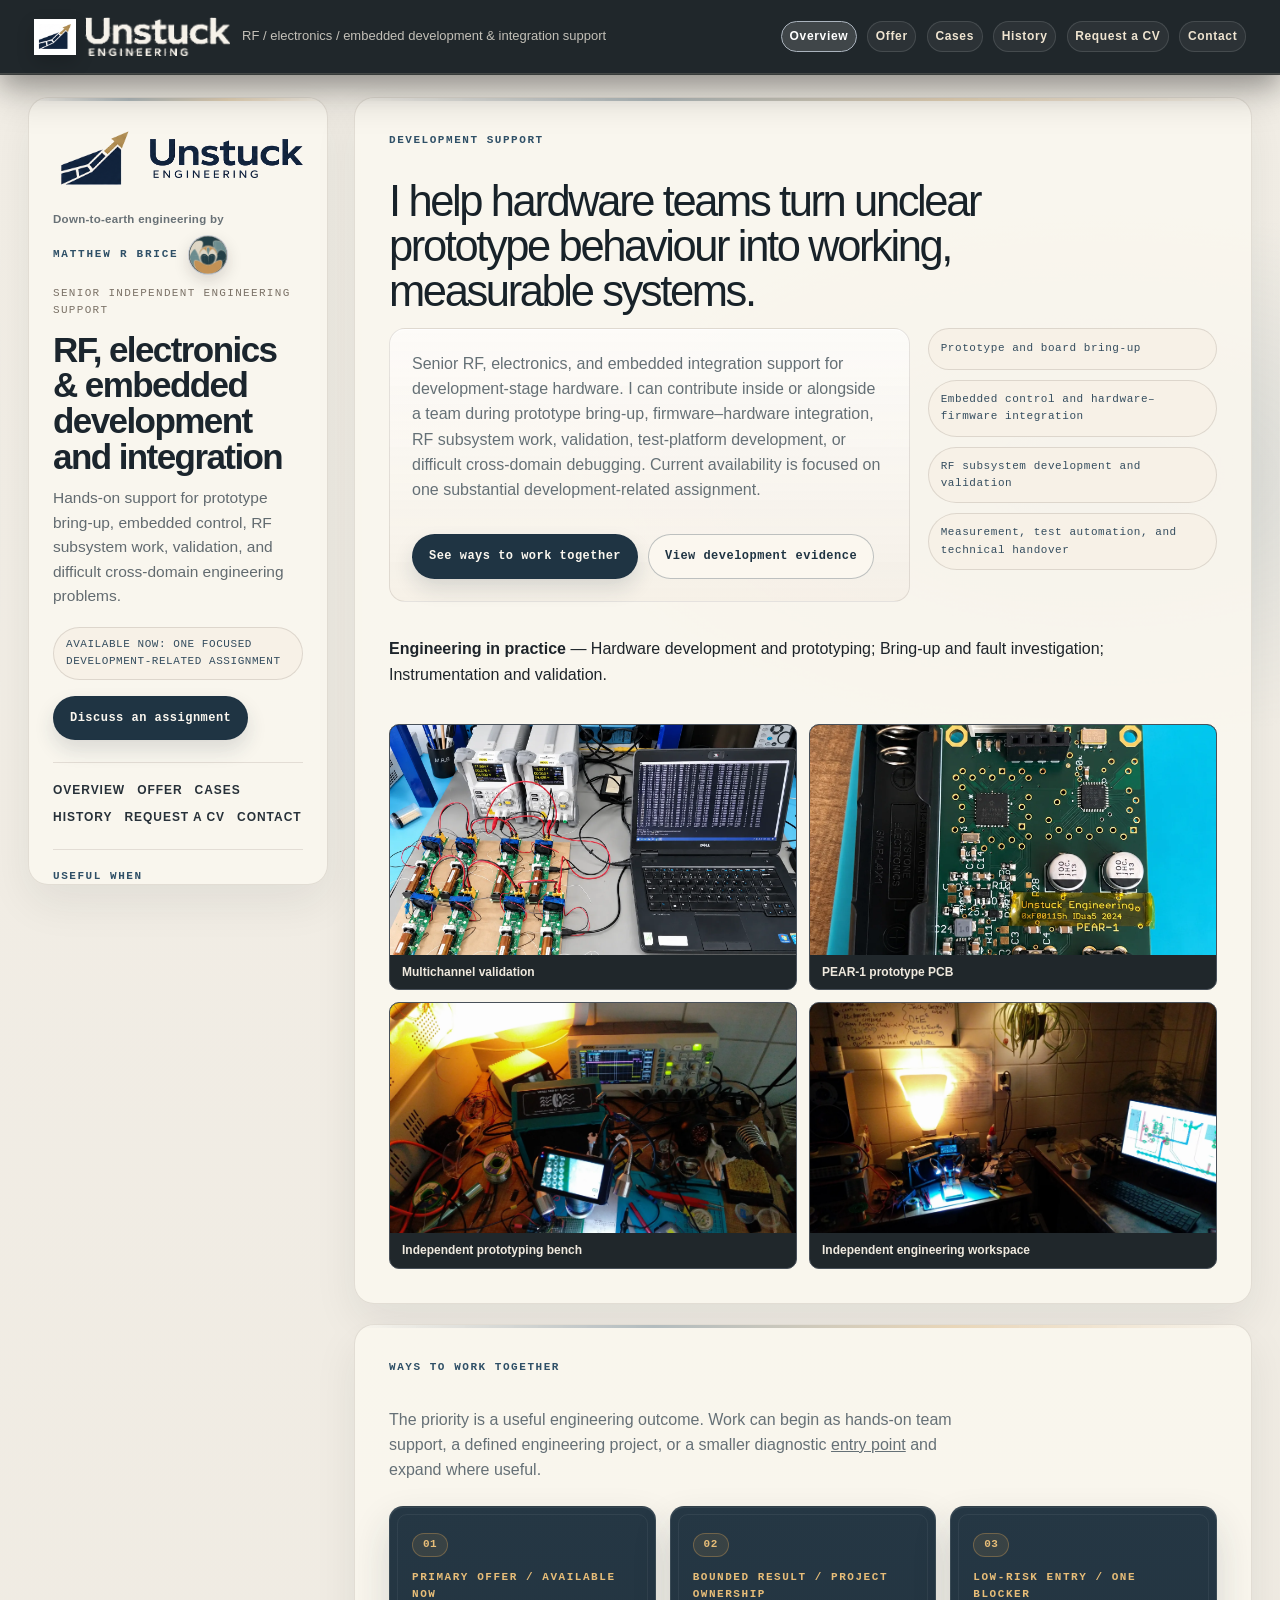
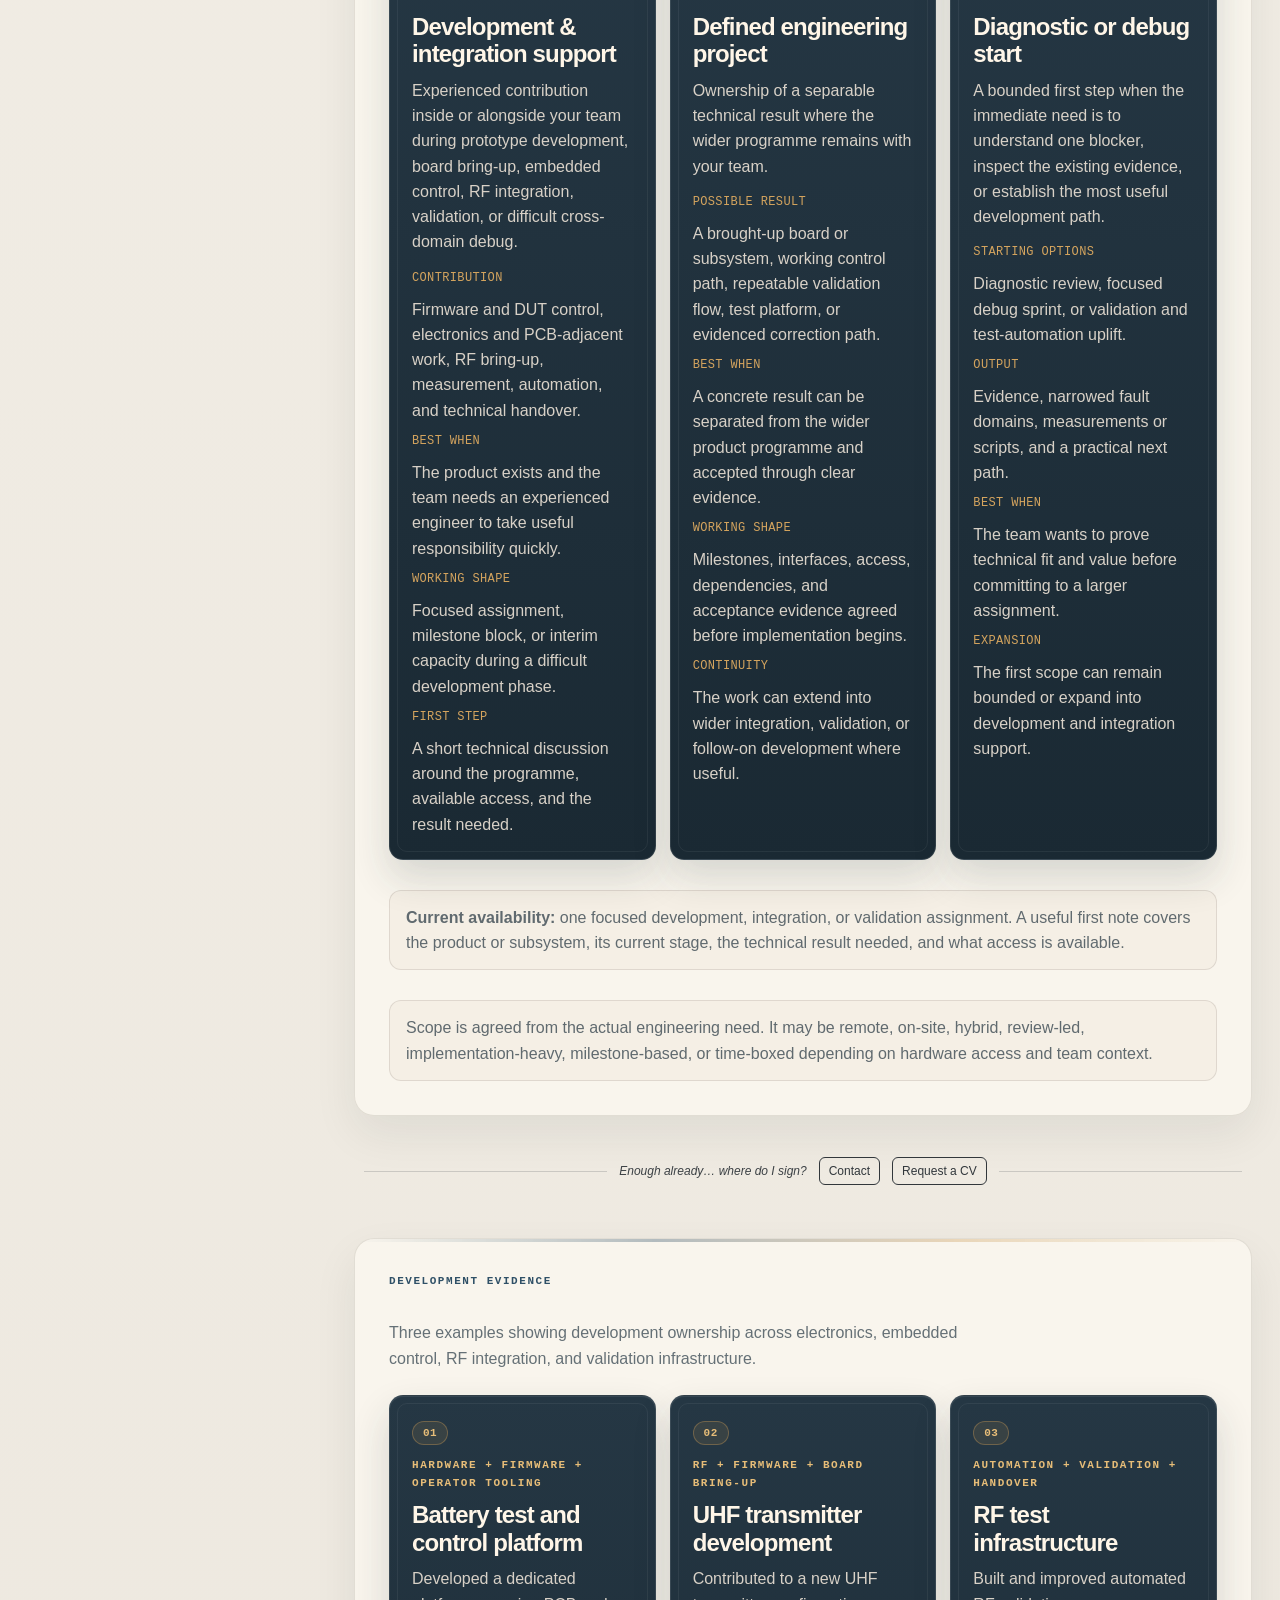
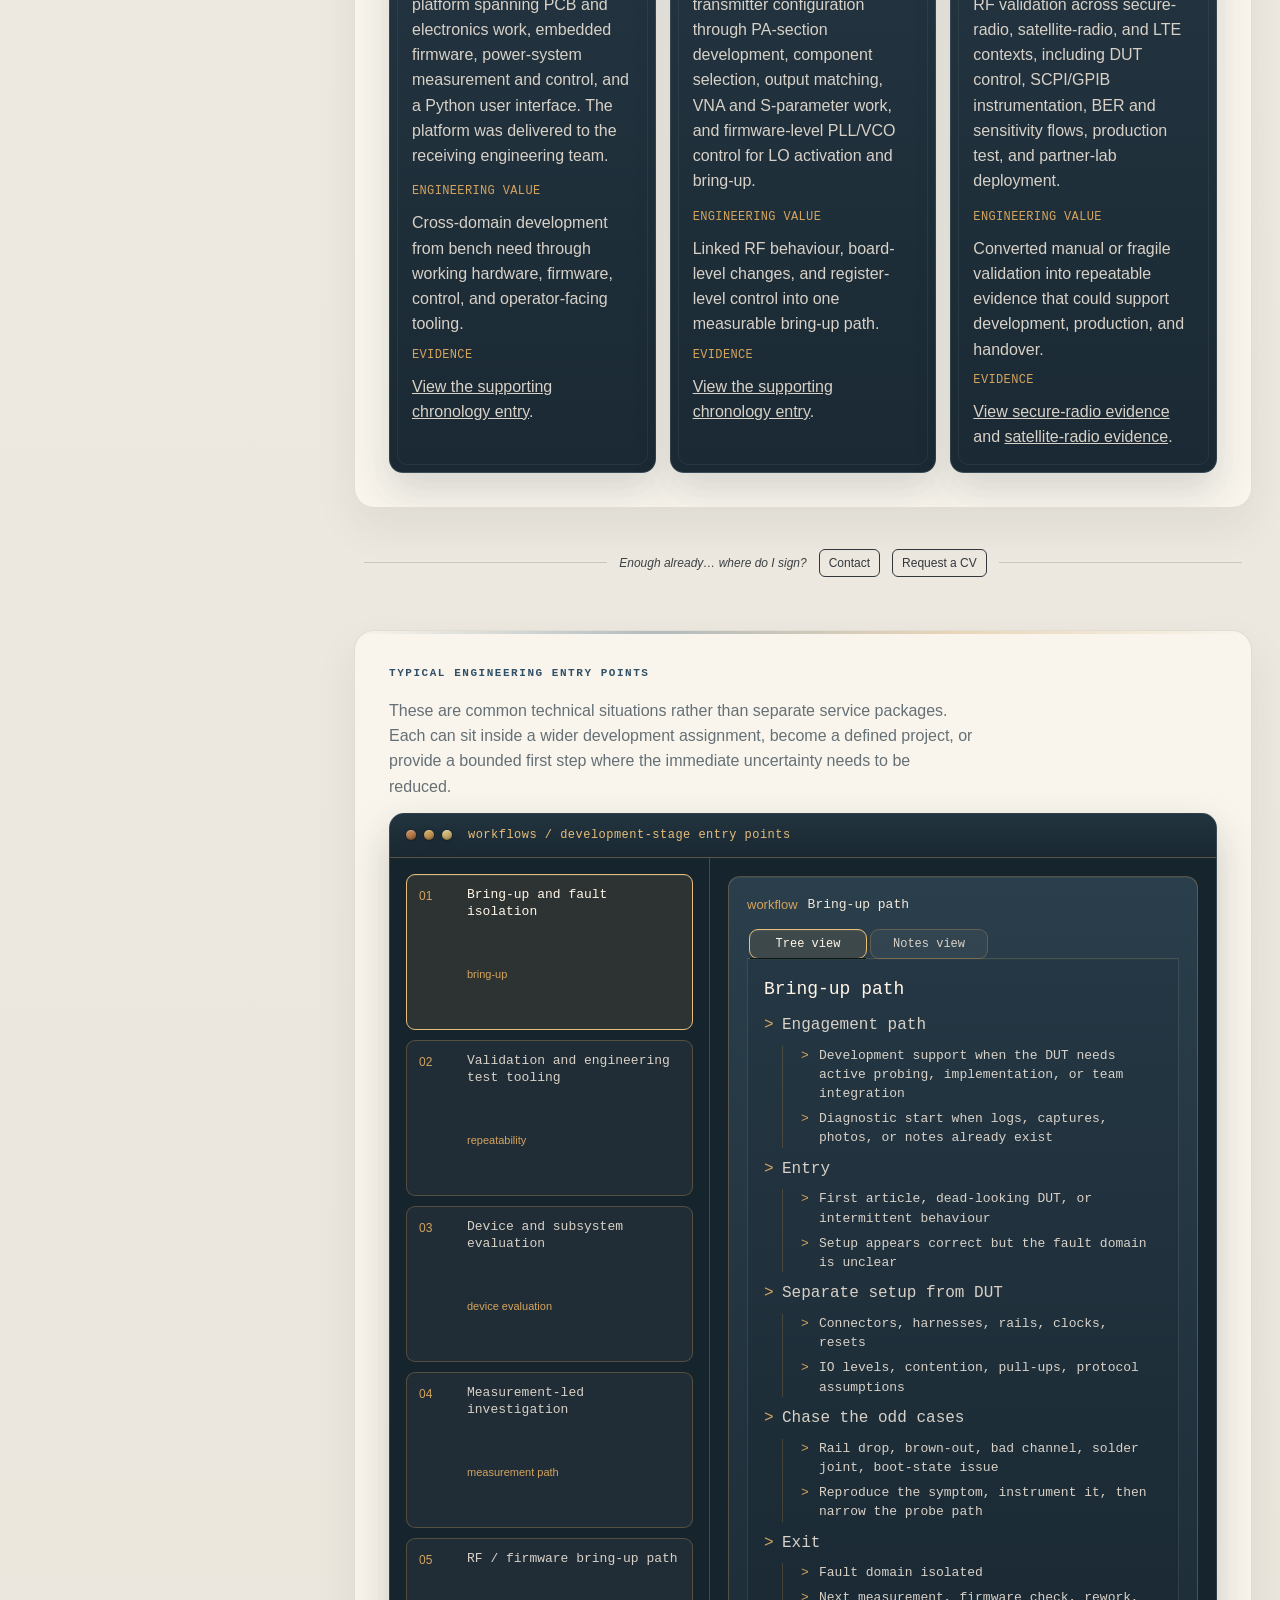
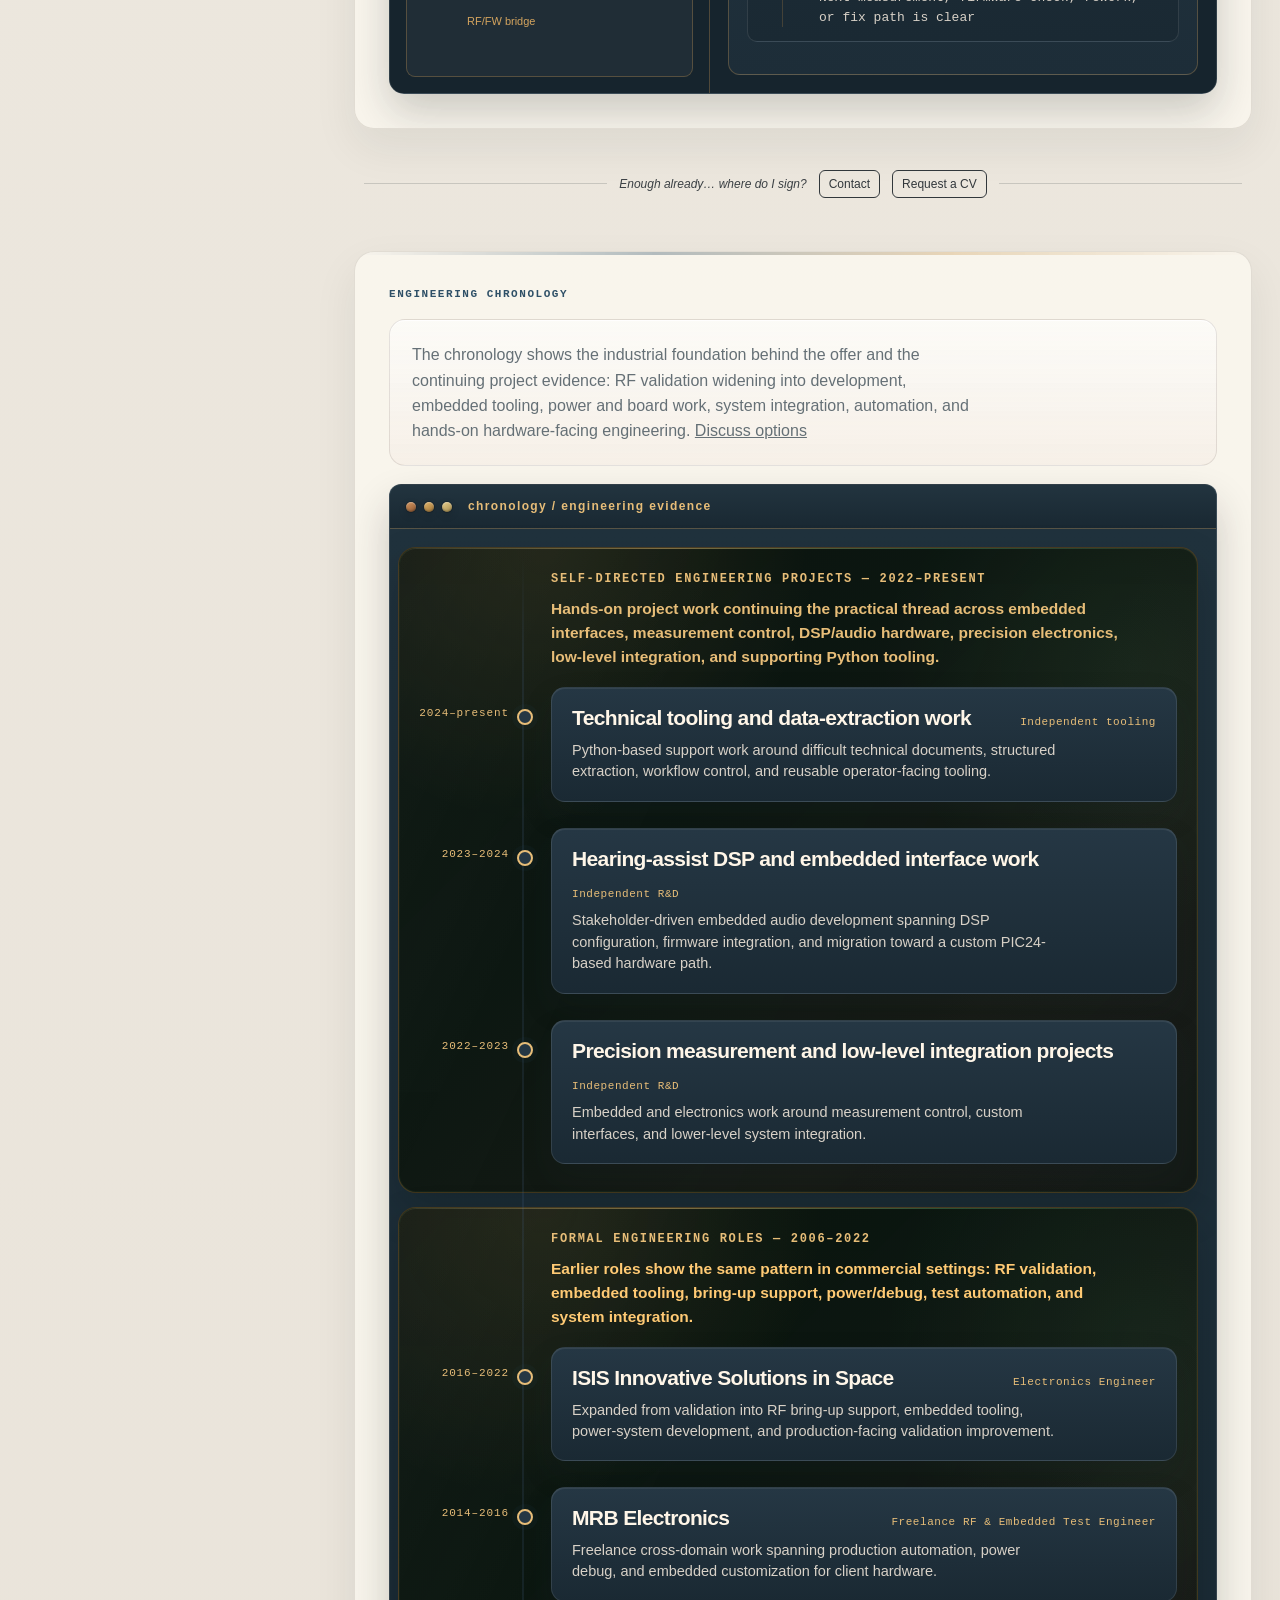
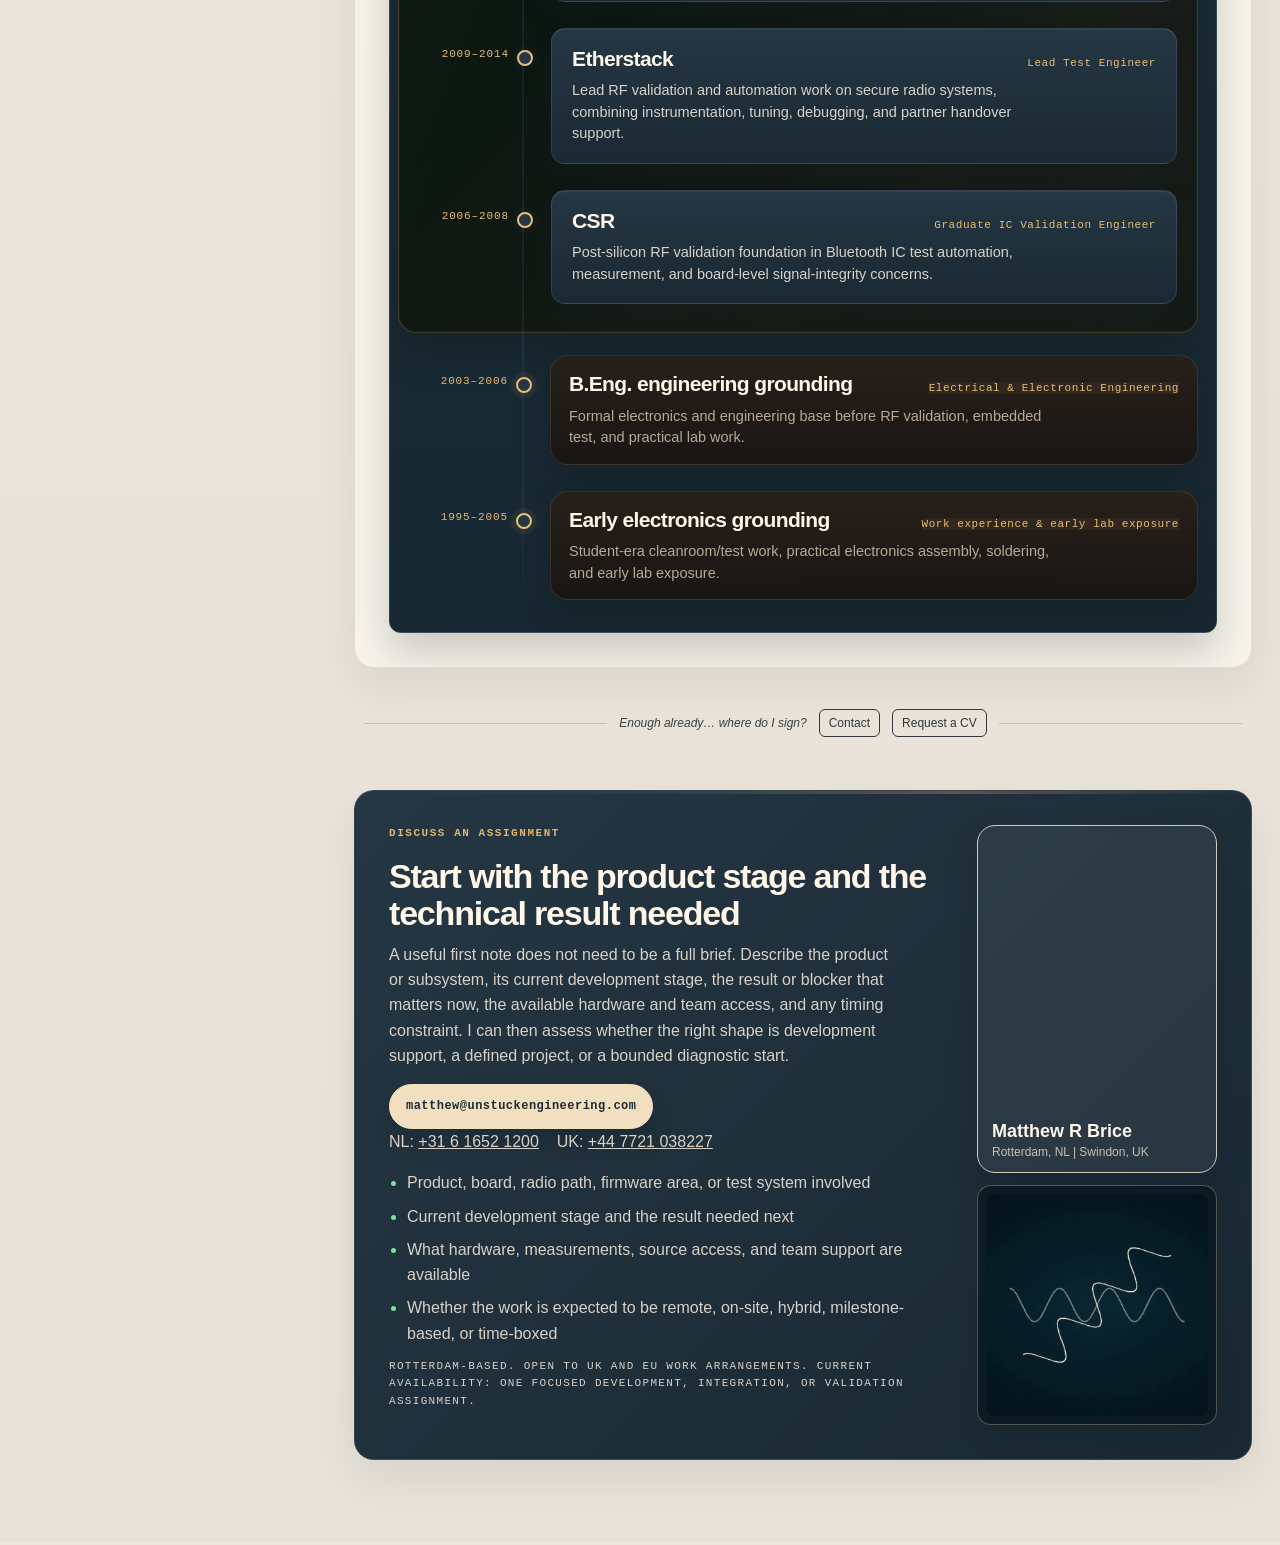
<file: cases/index.html>
<!doctype html>
<html lang="en">
<head>
<meta charset="utf-8">
<meta http-equiv="refresh" content="0; url=../index.html#cases">
<meta name="robots" content="noindex">
<link rel="canonical" href="../index.html#cases">
<title>Redirecting — Unstuck Engineering</title>
</head>
<body>
<p>Continue to <a href="../index.html#cases">Unstuck Engineering</a>.</p>
</body>
</html>
</file>
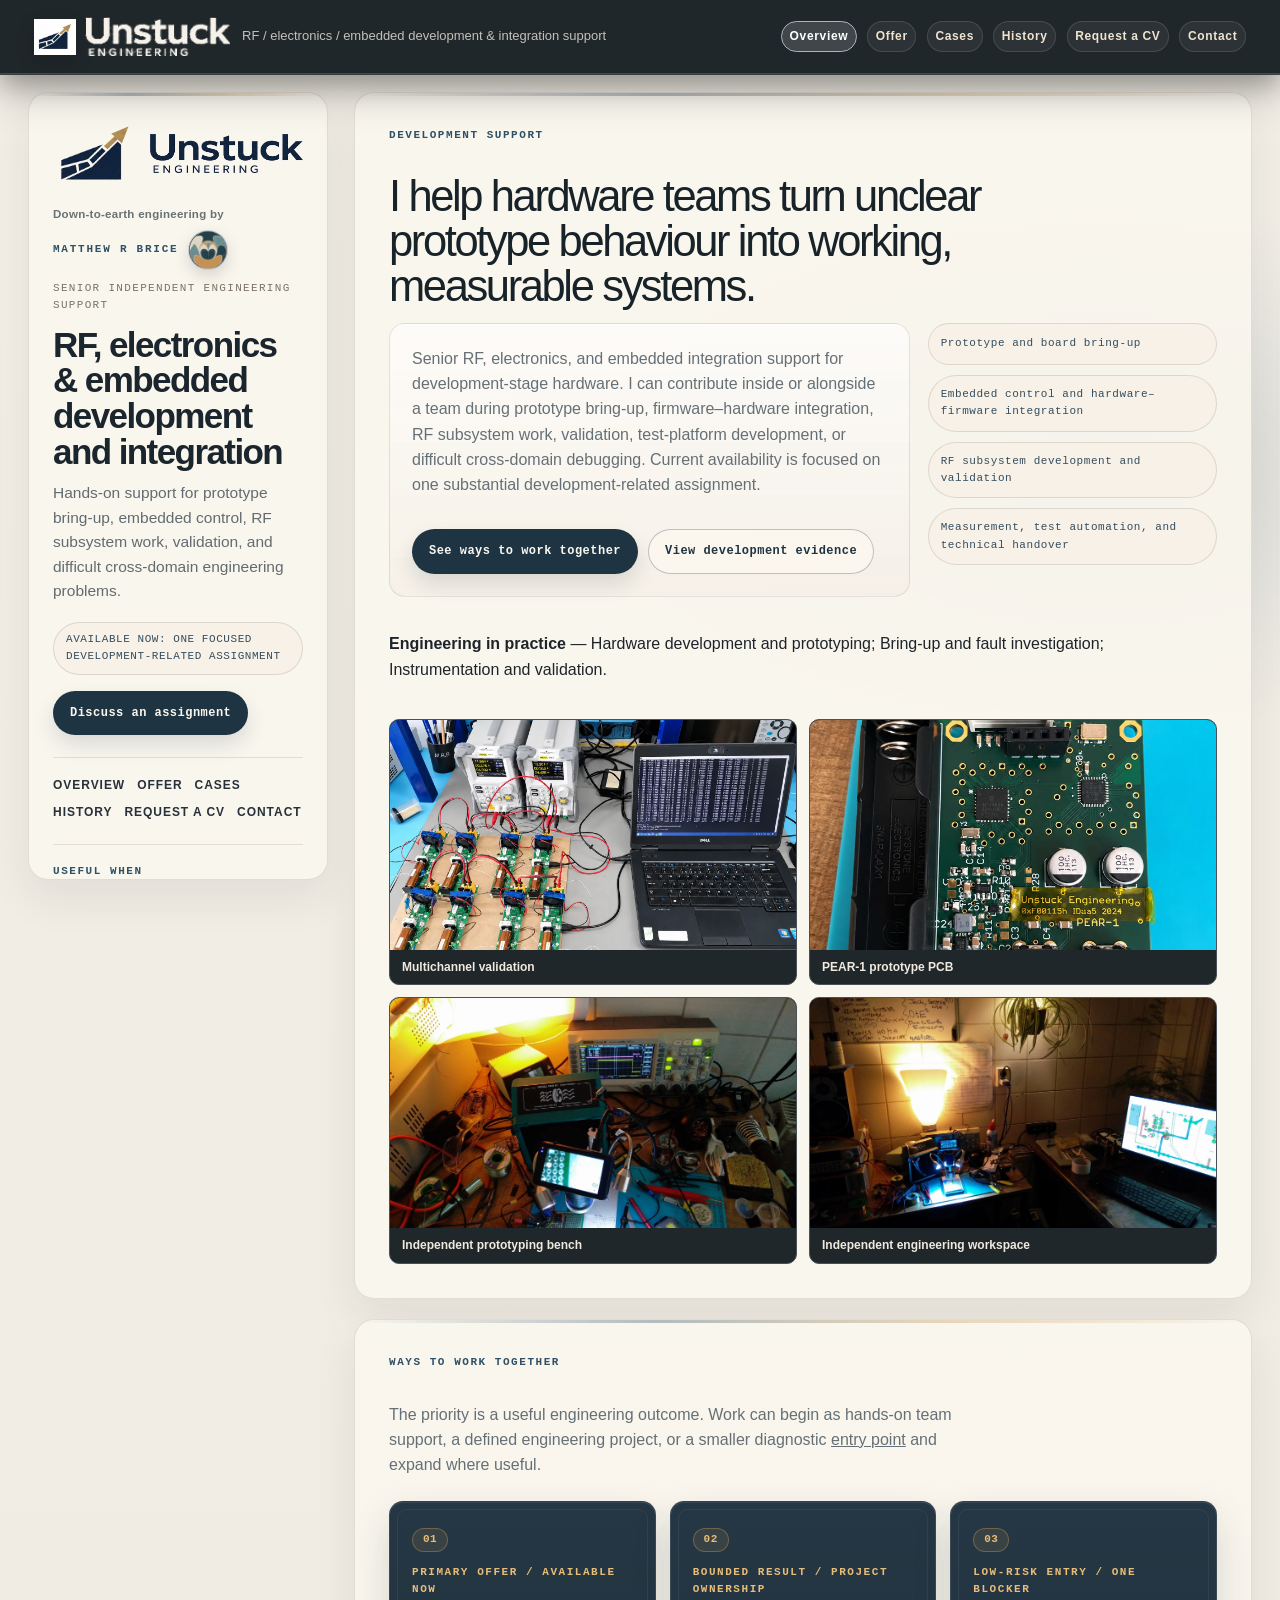
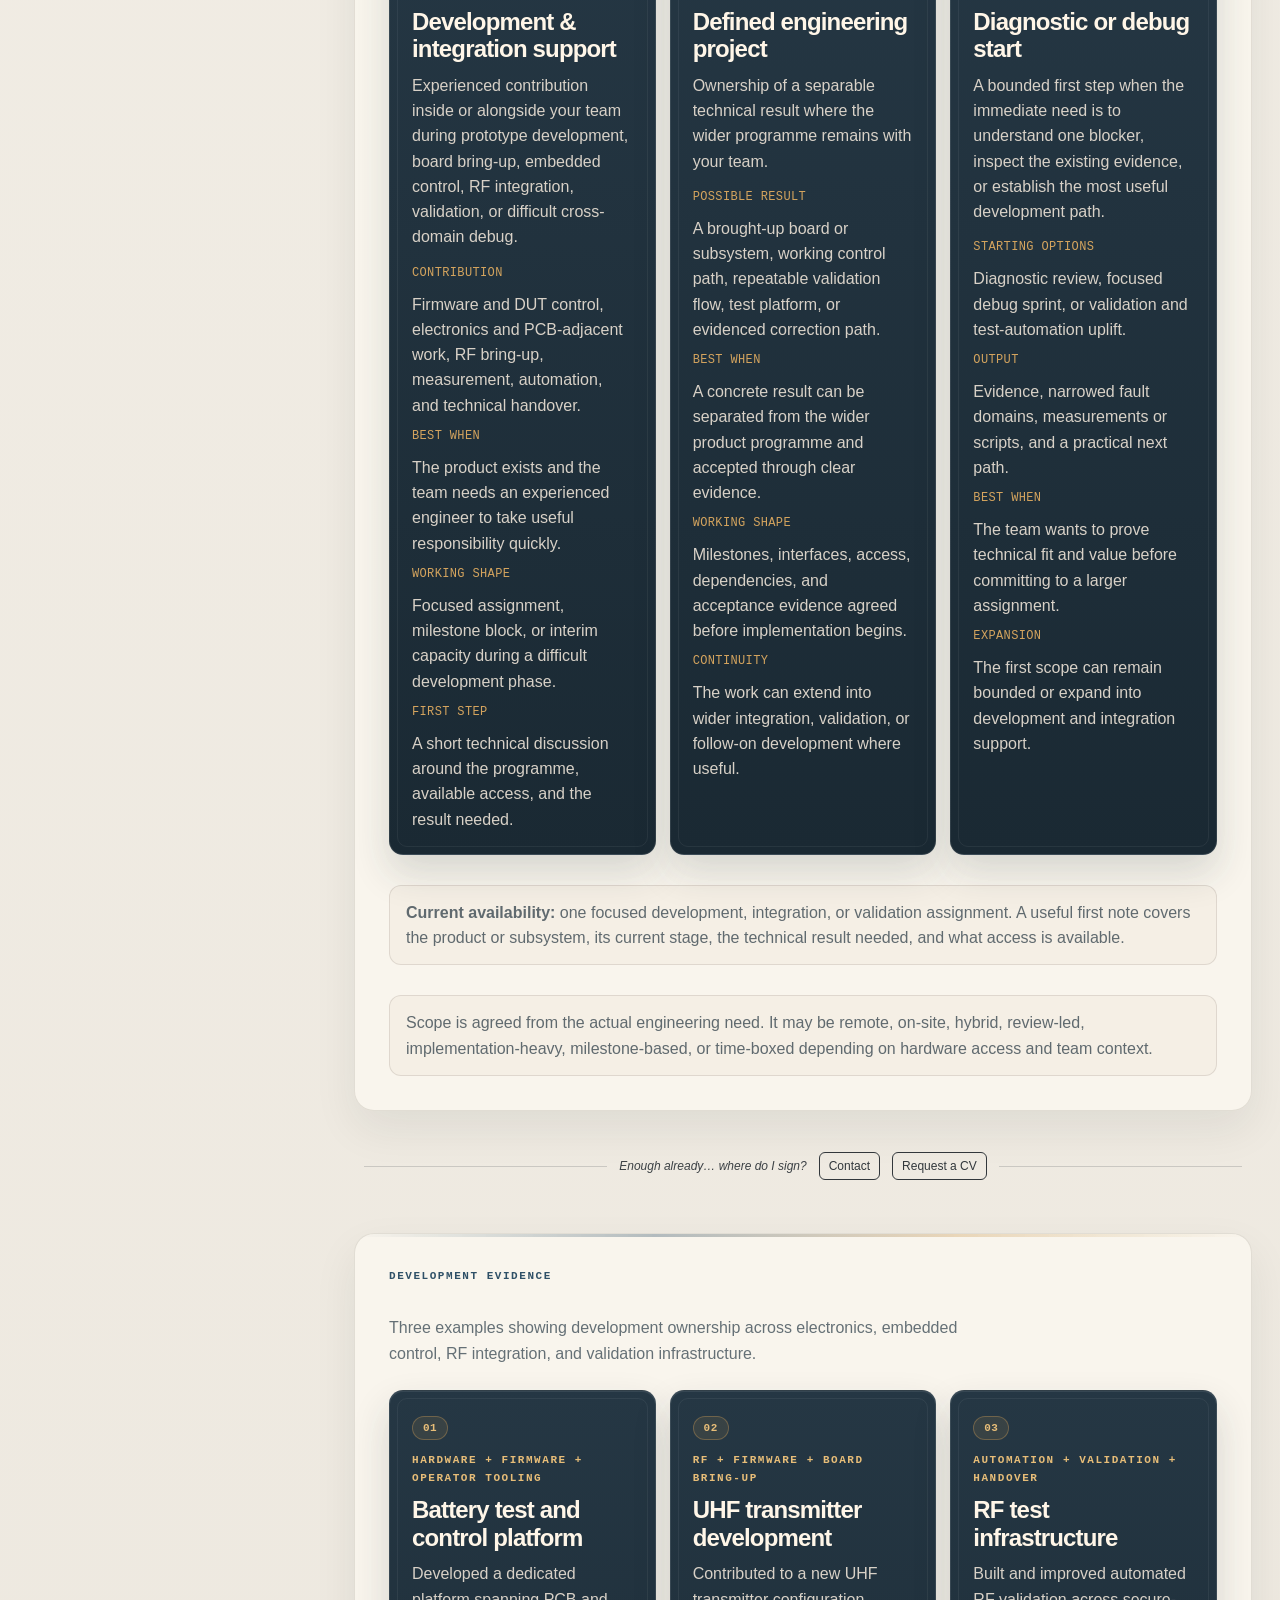
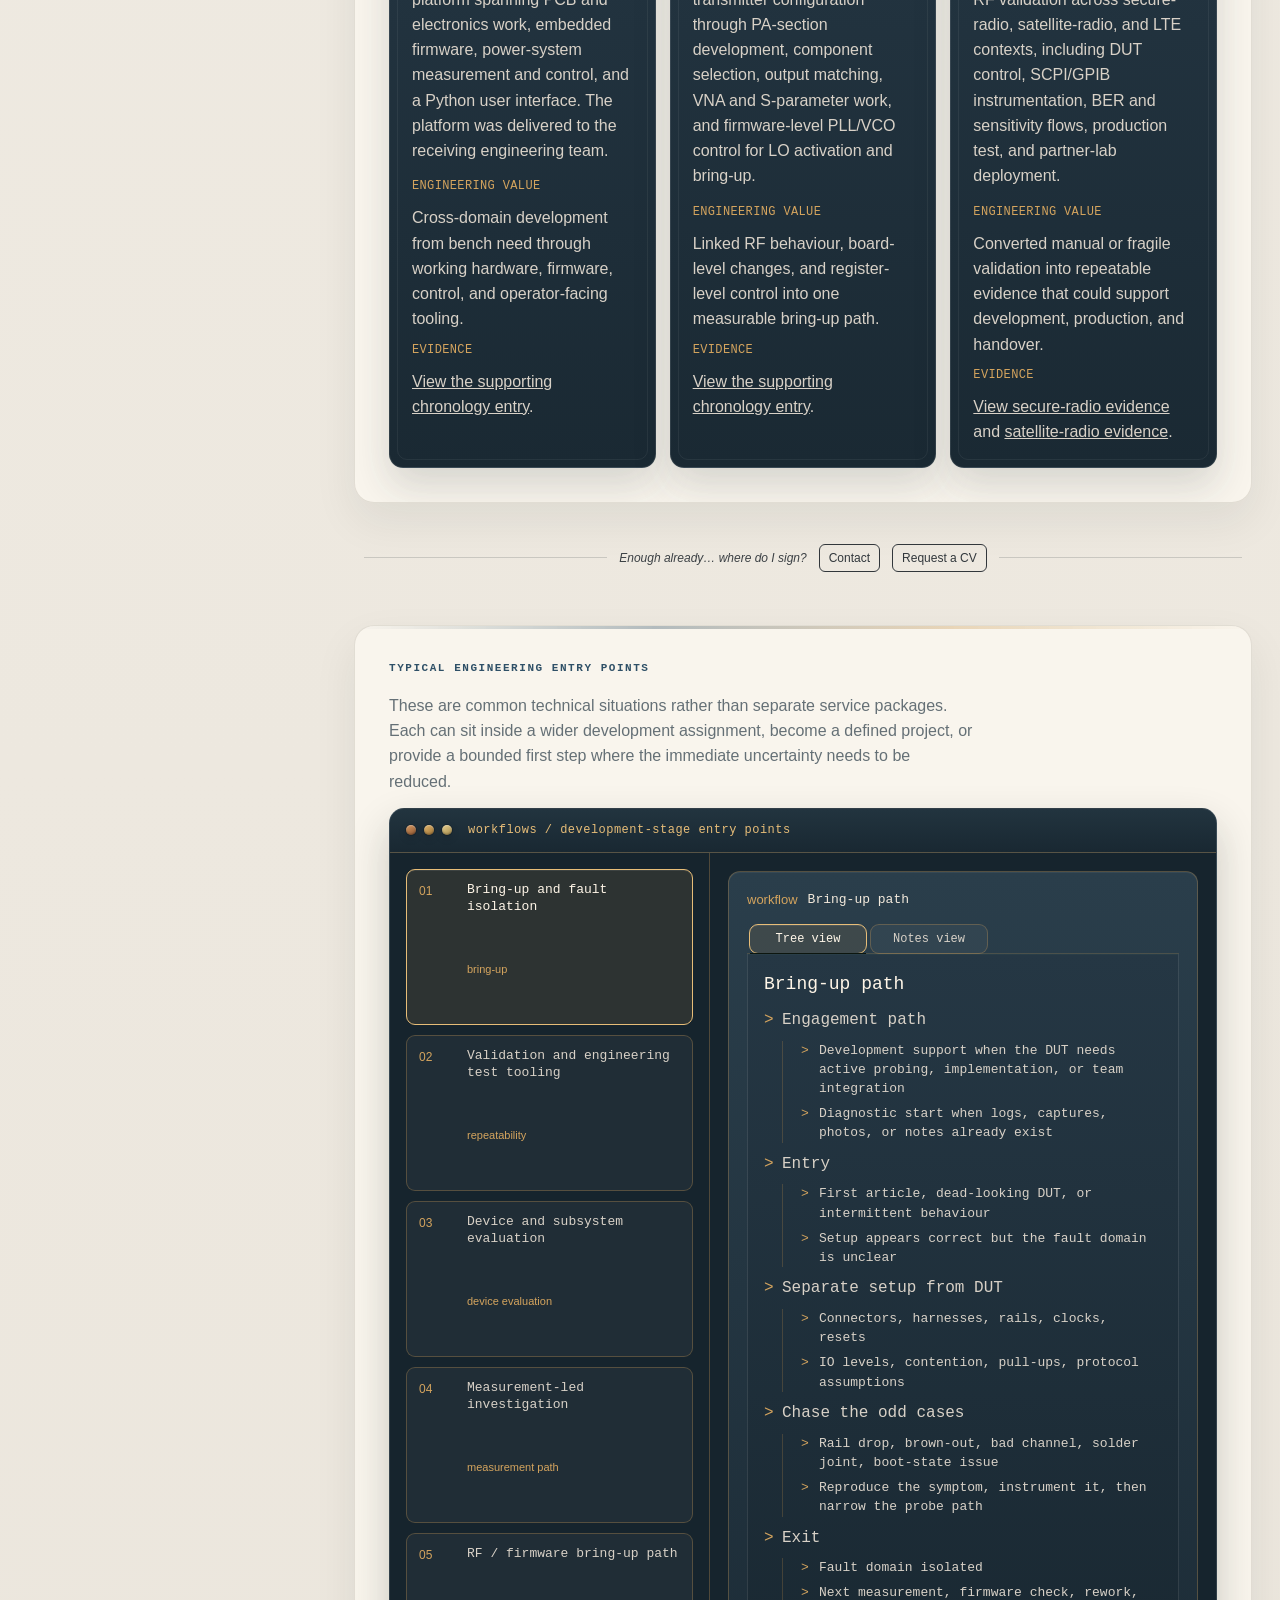
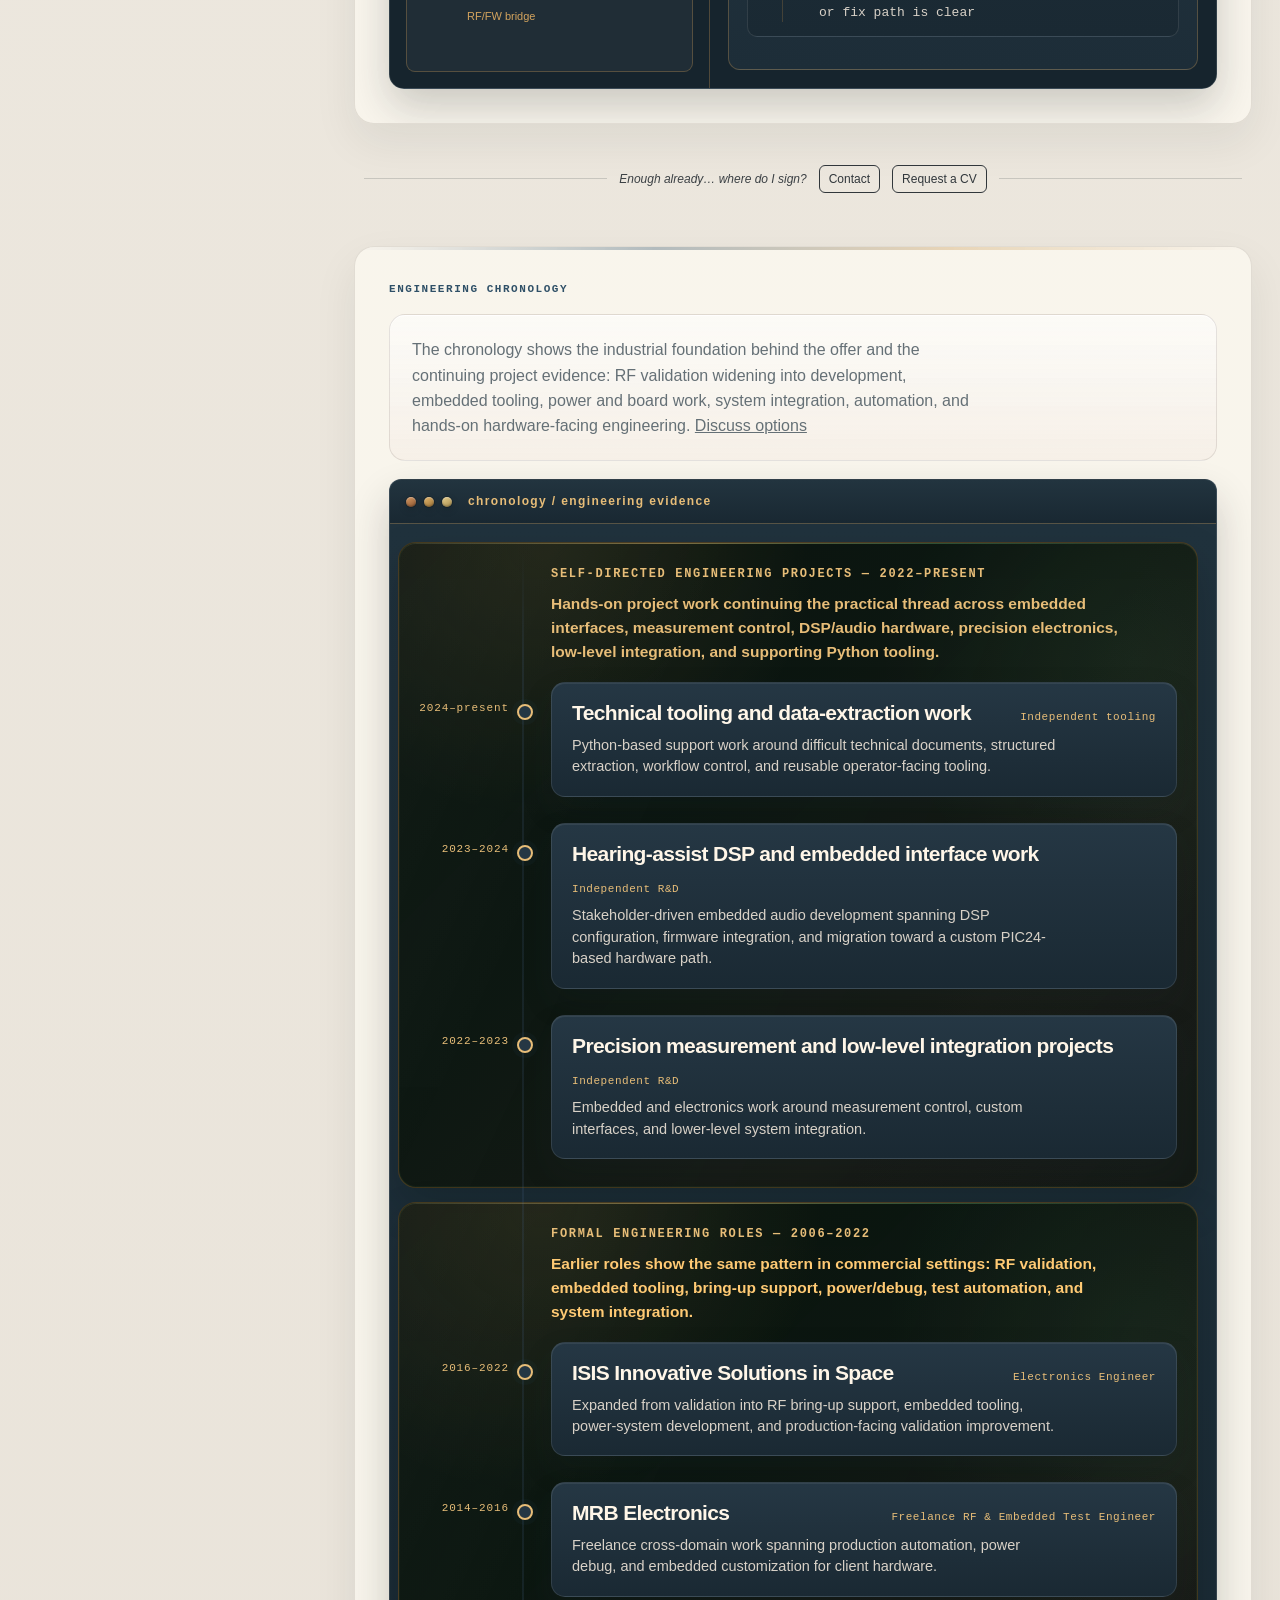
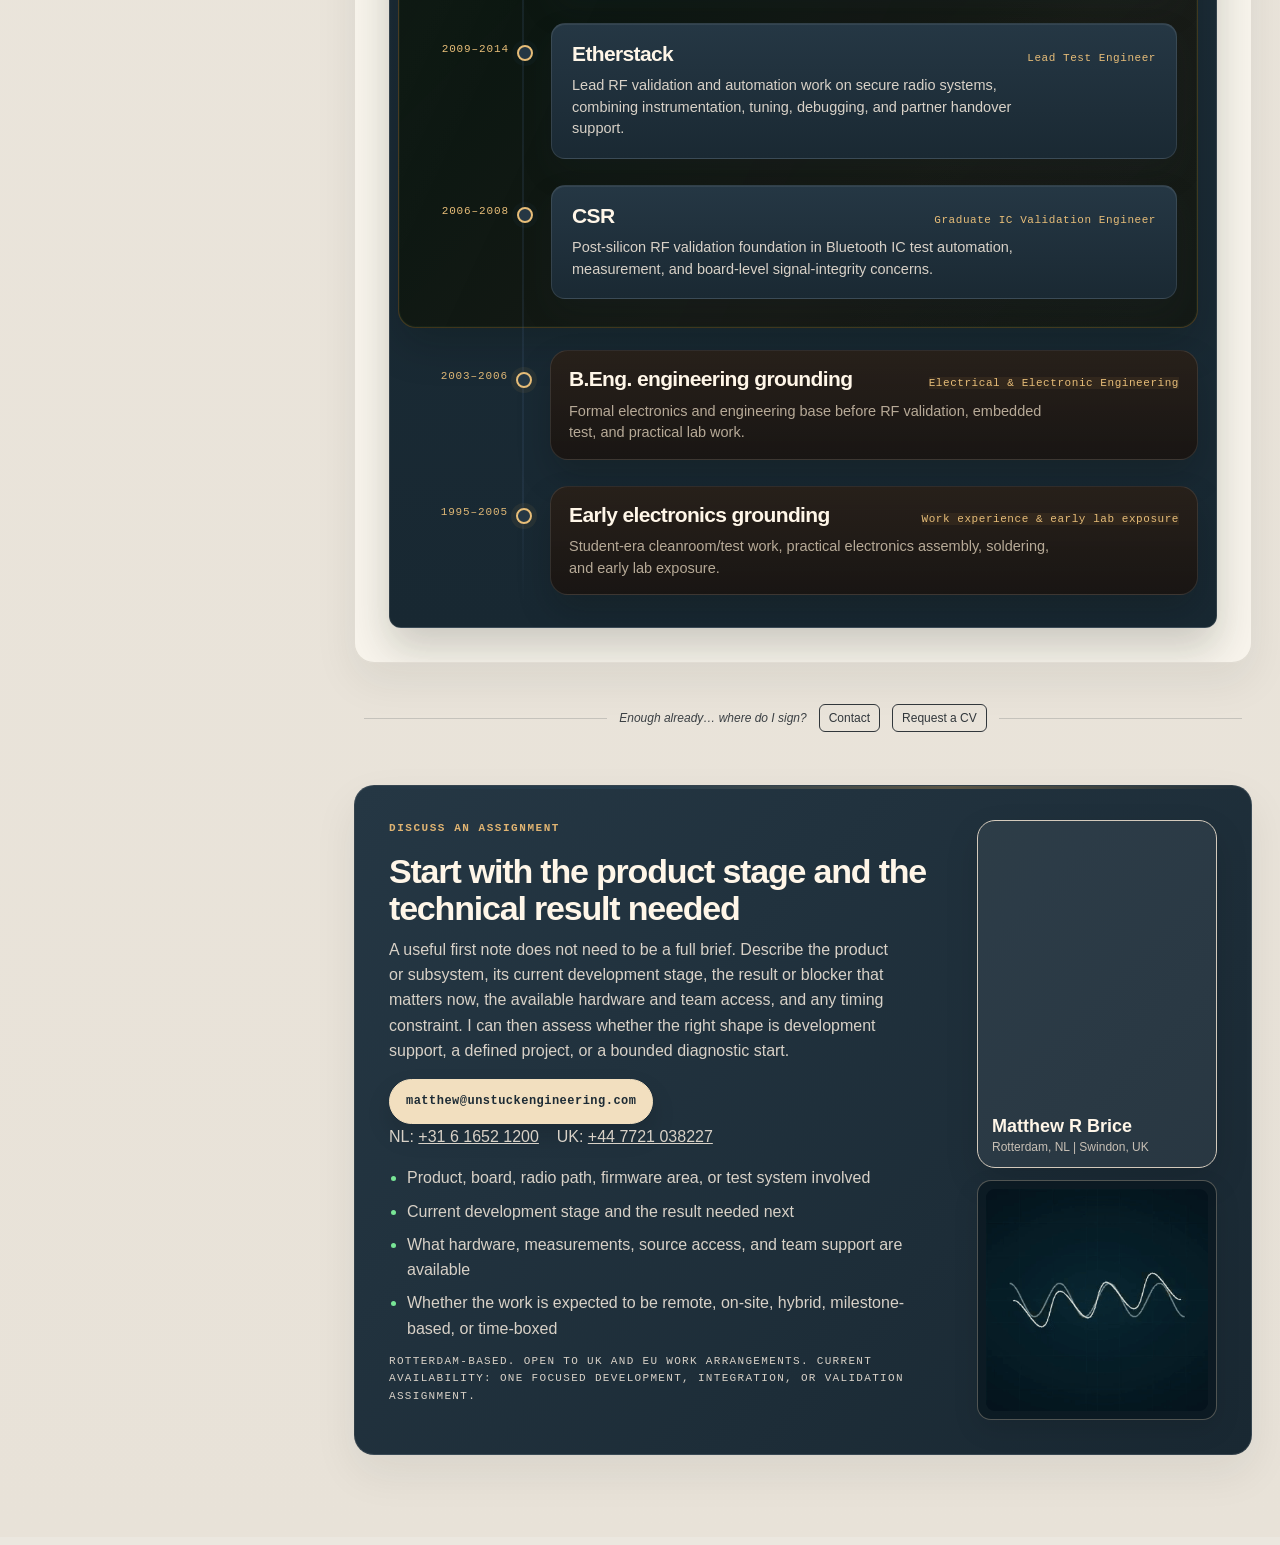
<file: contact/index.html>
<!doctype html>
<html lang="en">
<head>
<meta charset="utf-8">
<meta http-equiv="refresh" content="0; url=../index.html#contact">
<meta name="robots" content="noindex">
<link rel="canonical" href="../index.html#contact">
<title>Redirecting — Unstuck Engineering</title>
</head>
<body>
<p>Continue to <a href="../index.html#contact">Unstuck Engineering</a>.</p>
</body>
</html>
</file>
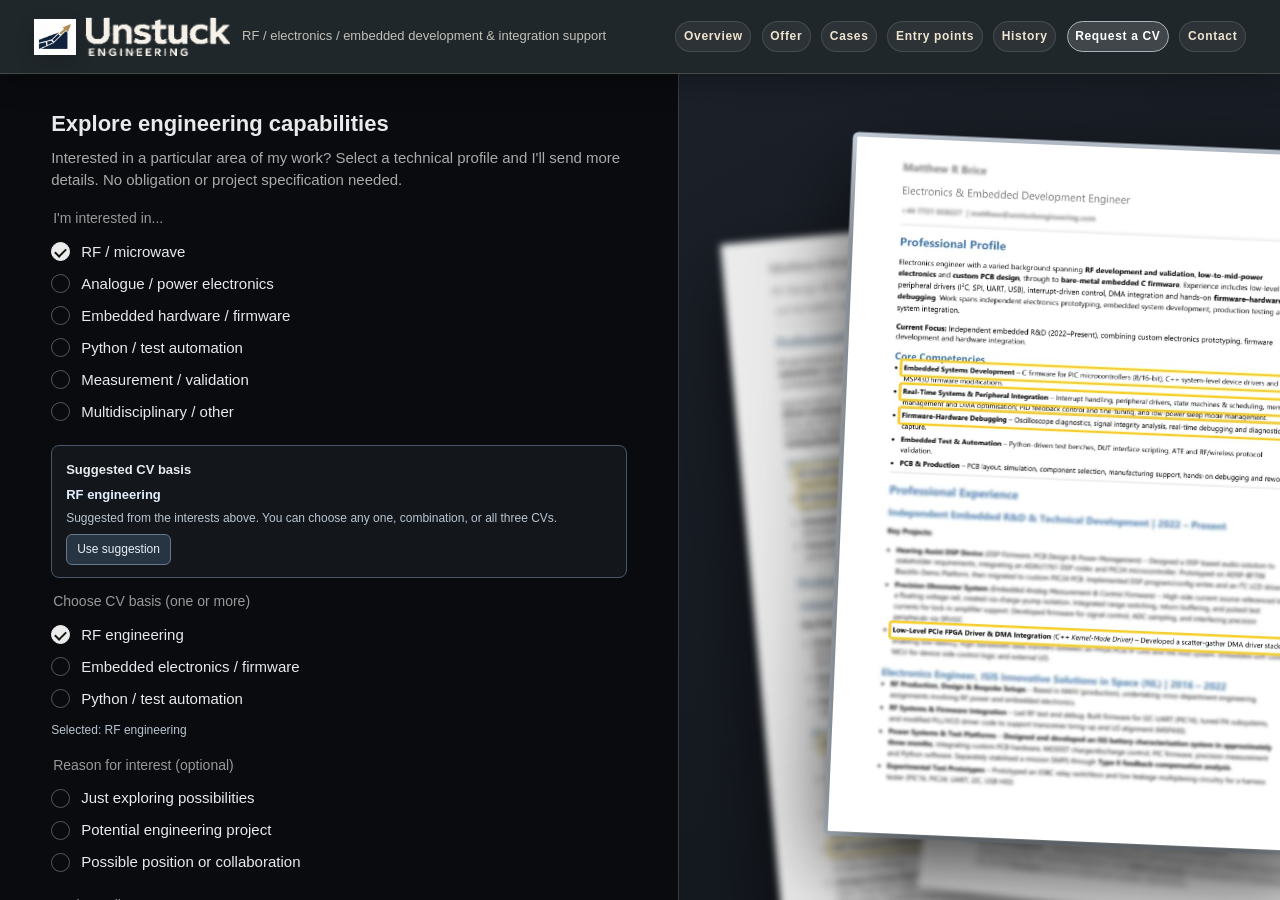
<file: cv-request/index.html>
<!doctype html>
<html lang="en">
<head>
<meta charset="utf-8">
<meta http-equiv="refresh" content="0; url=../cv-request.html">
<meta name="robots" content="noindex">
<link rel="canonical" href="../cv-request.html">
<title>Redirecting — Unstuck Engineering</title>
</head>
<body>
<p>Continue to <a href="../cv-request.html">Unstuck Engineering</a>.</p>
</body>
</html>
</file>
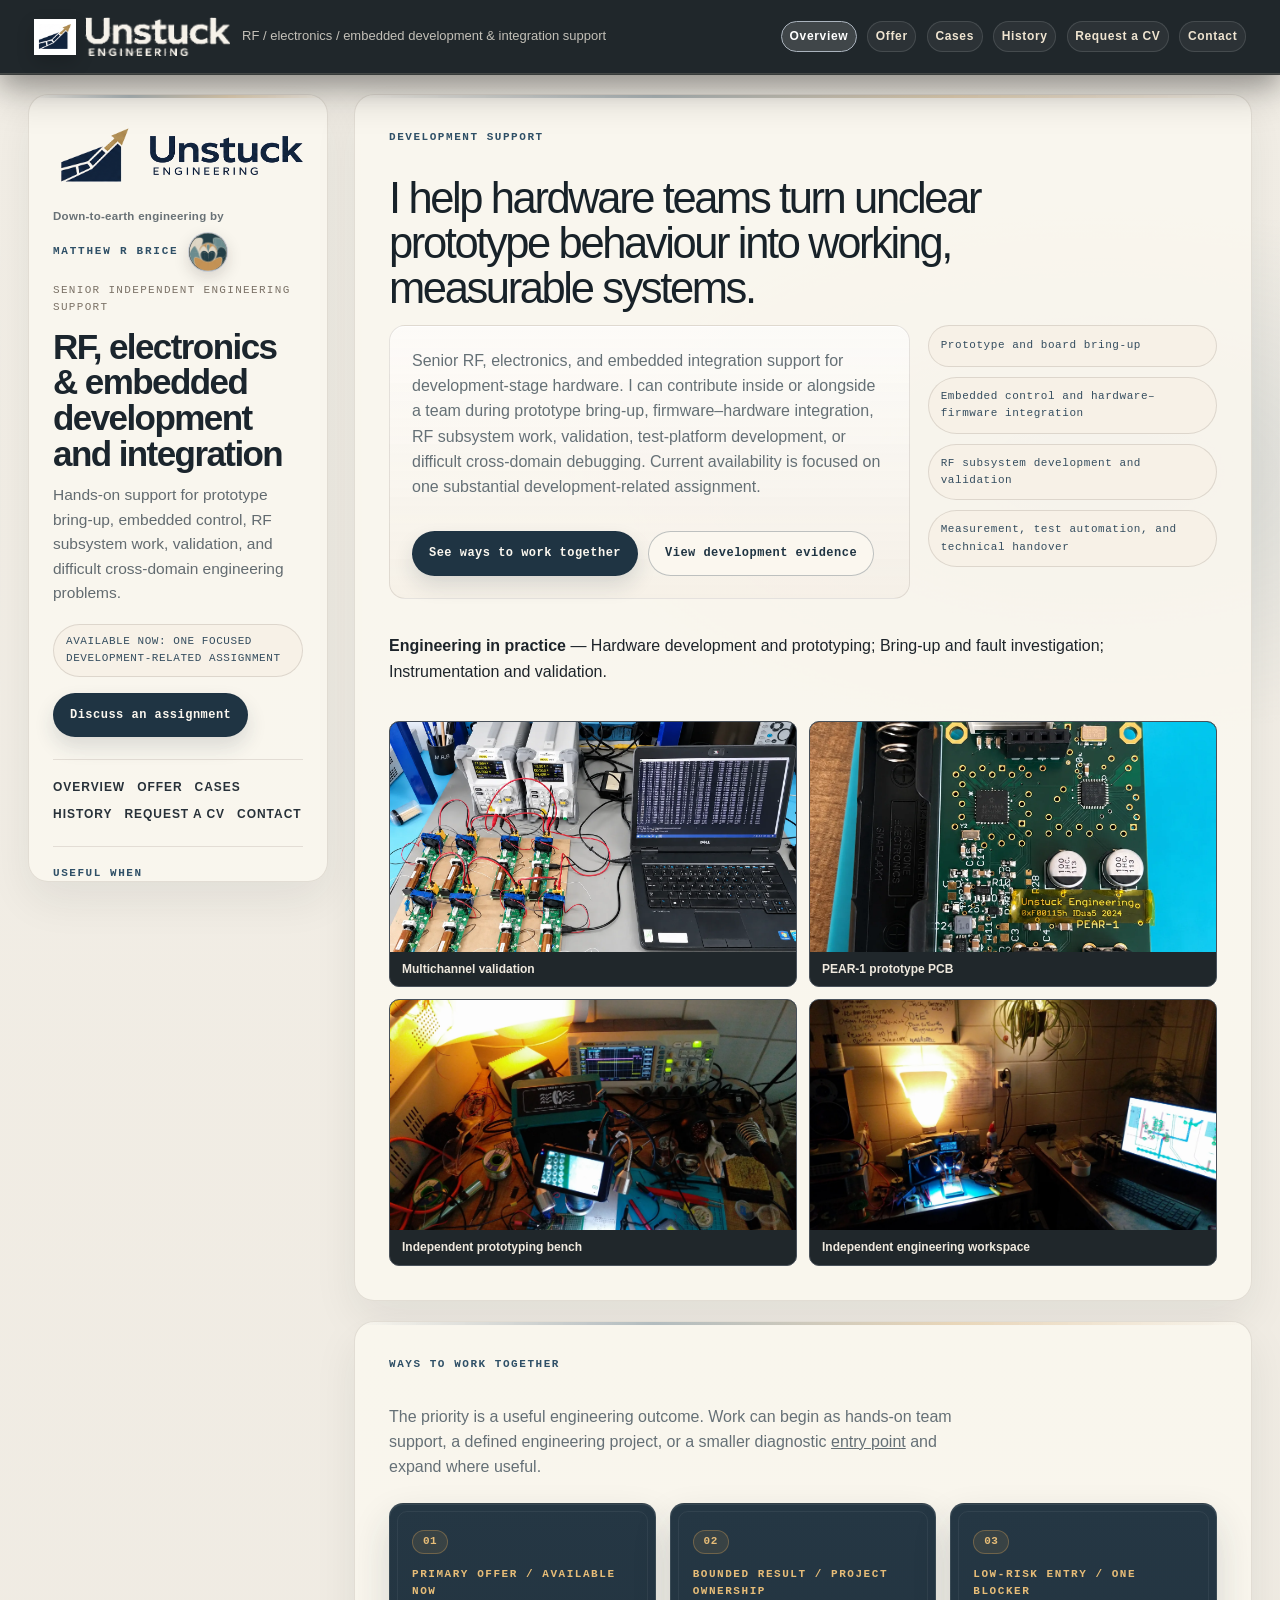
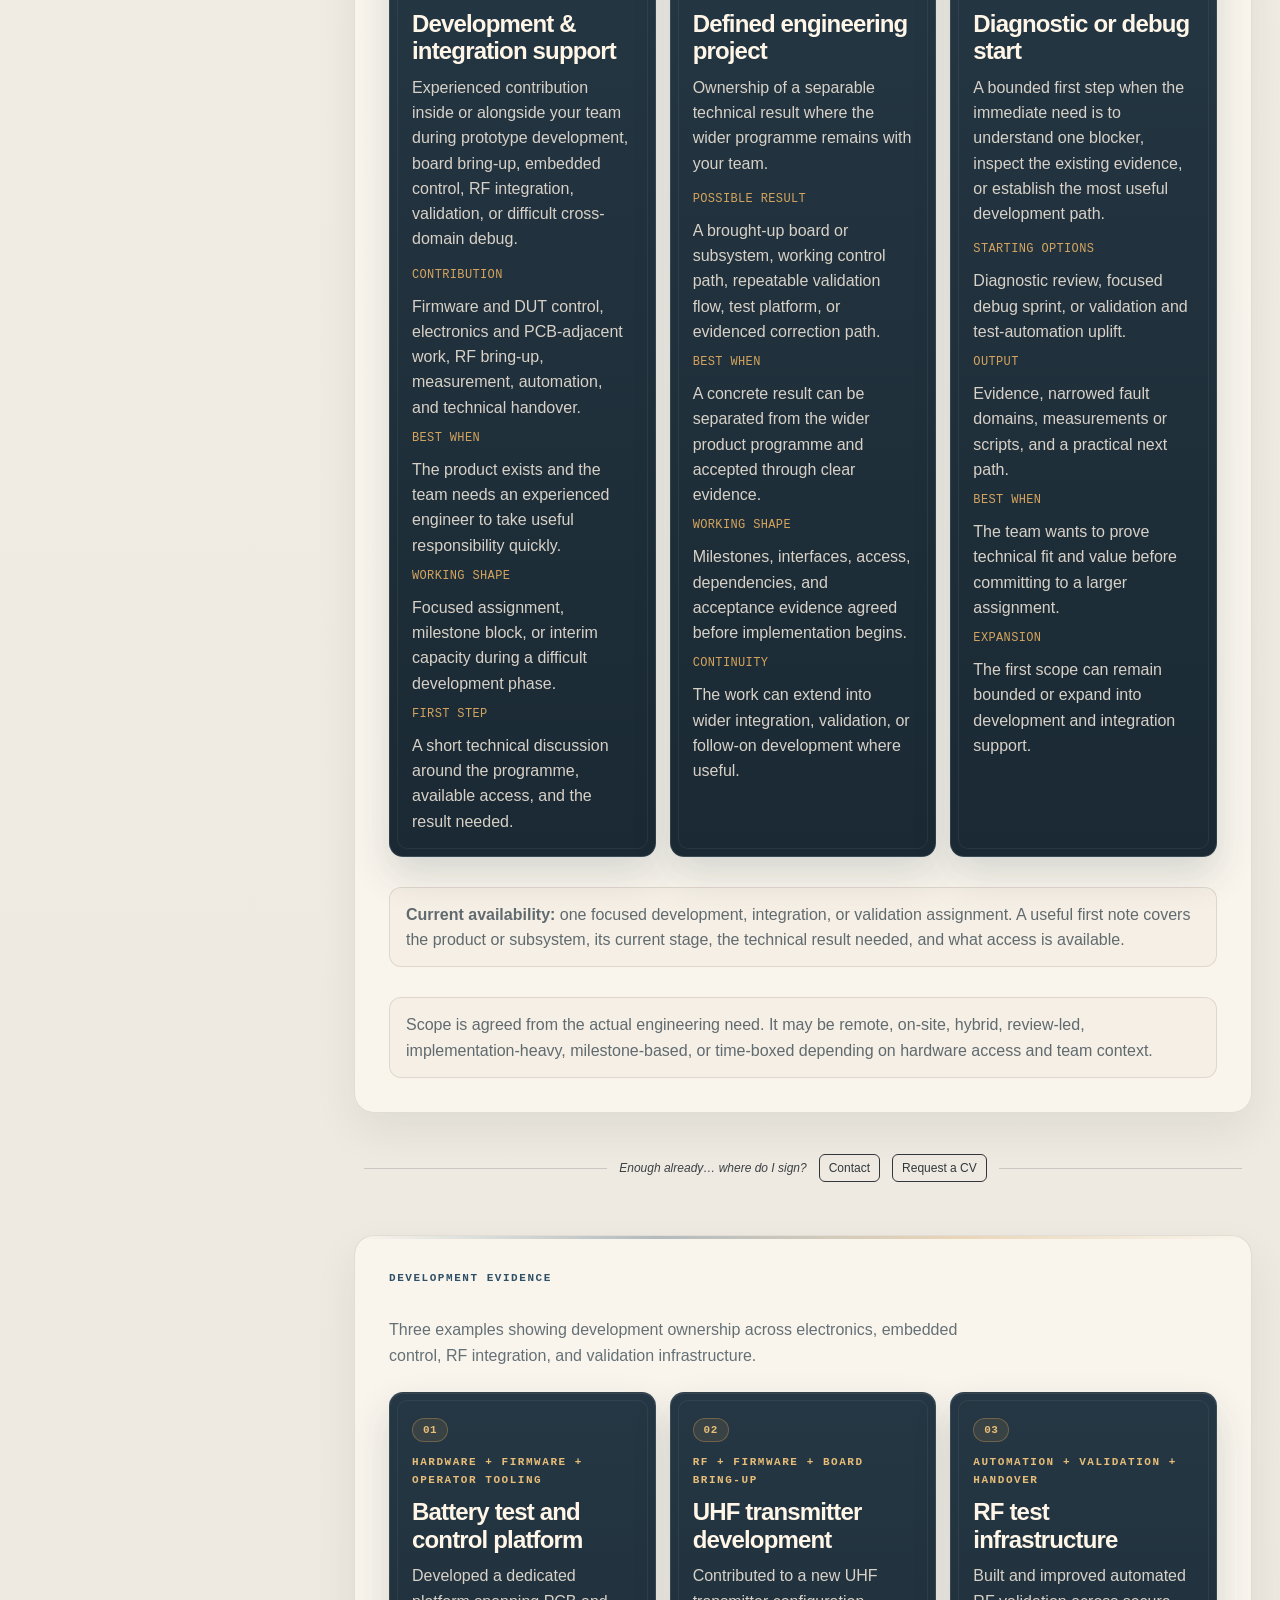
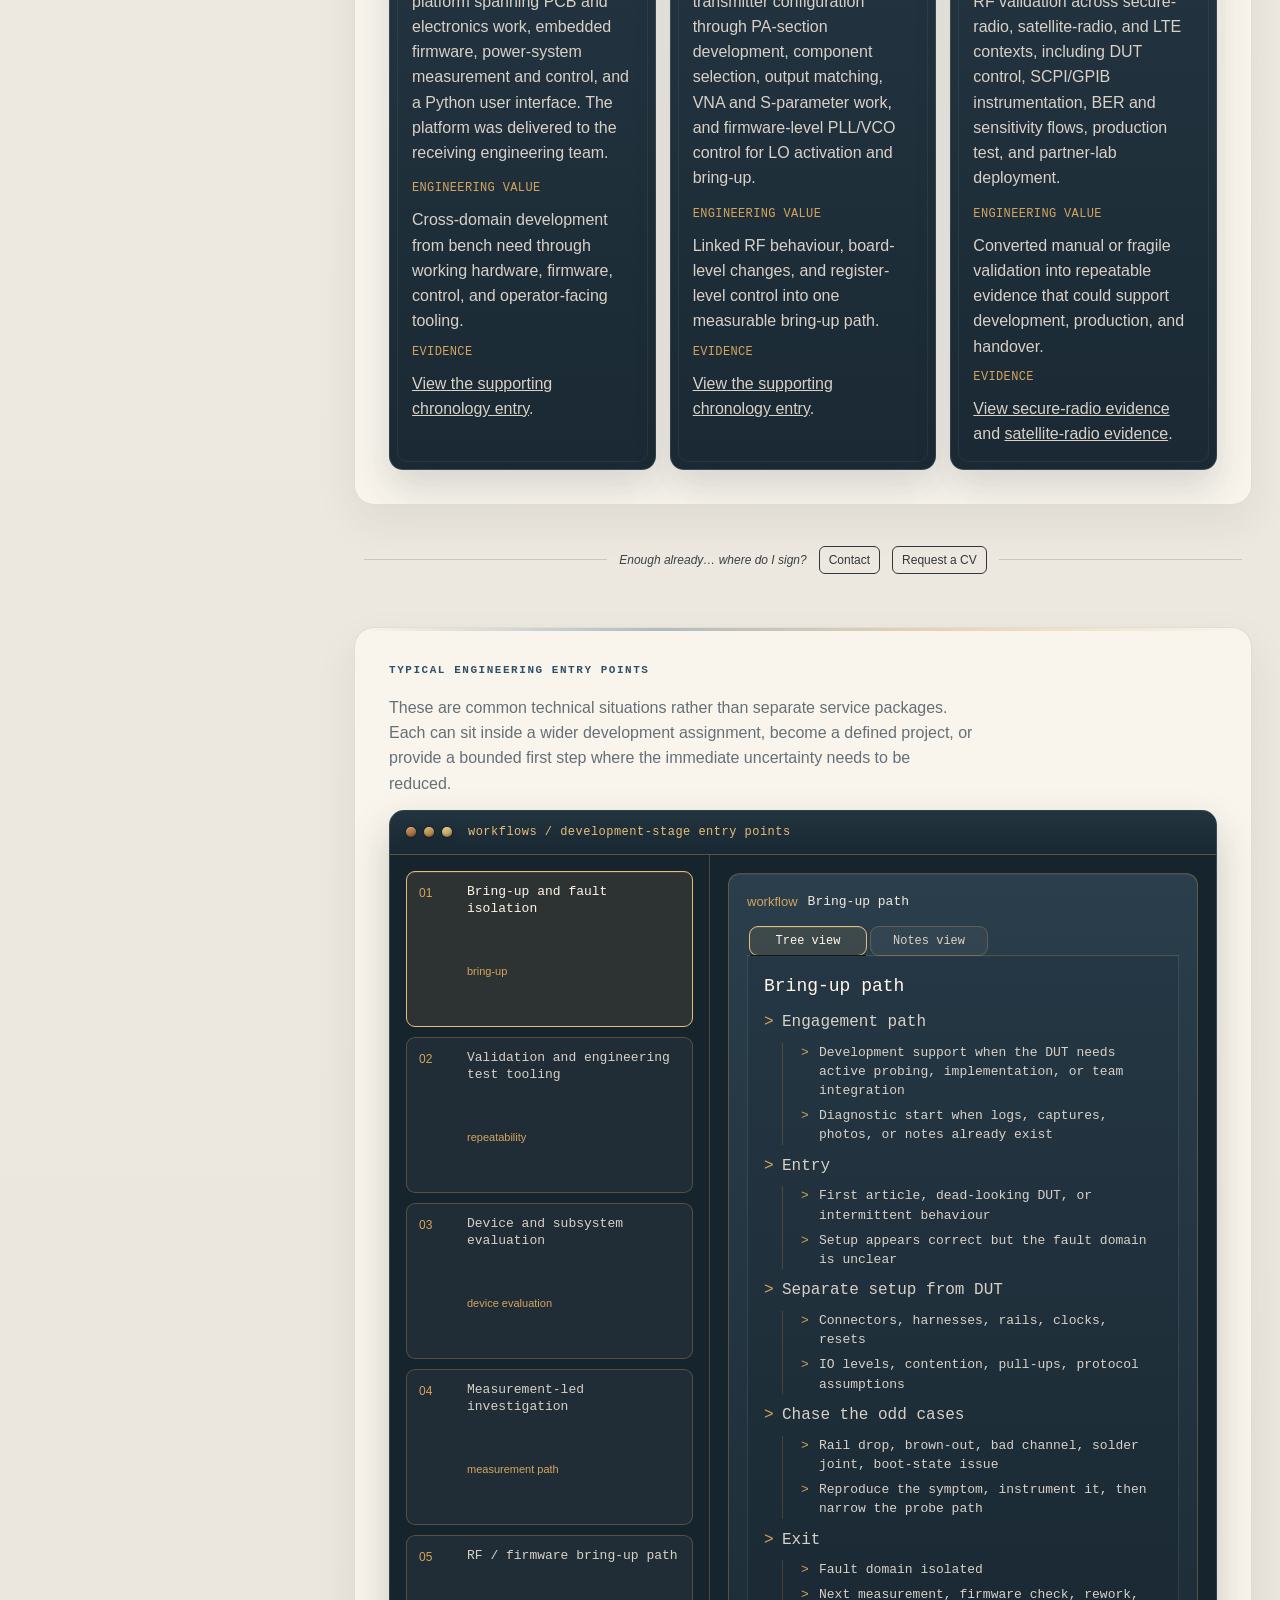
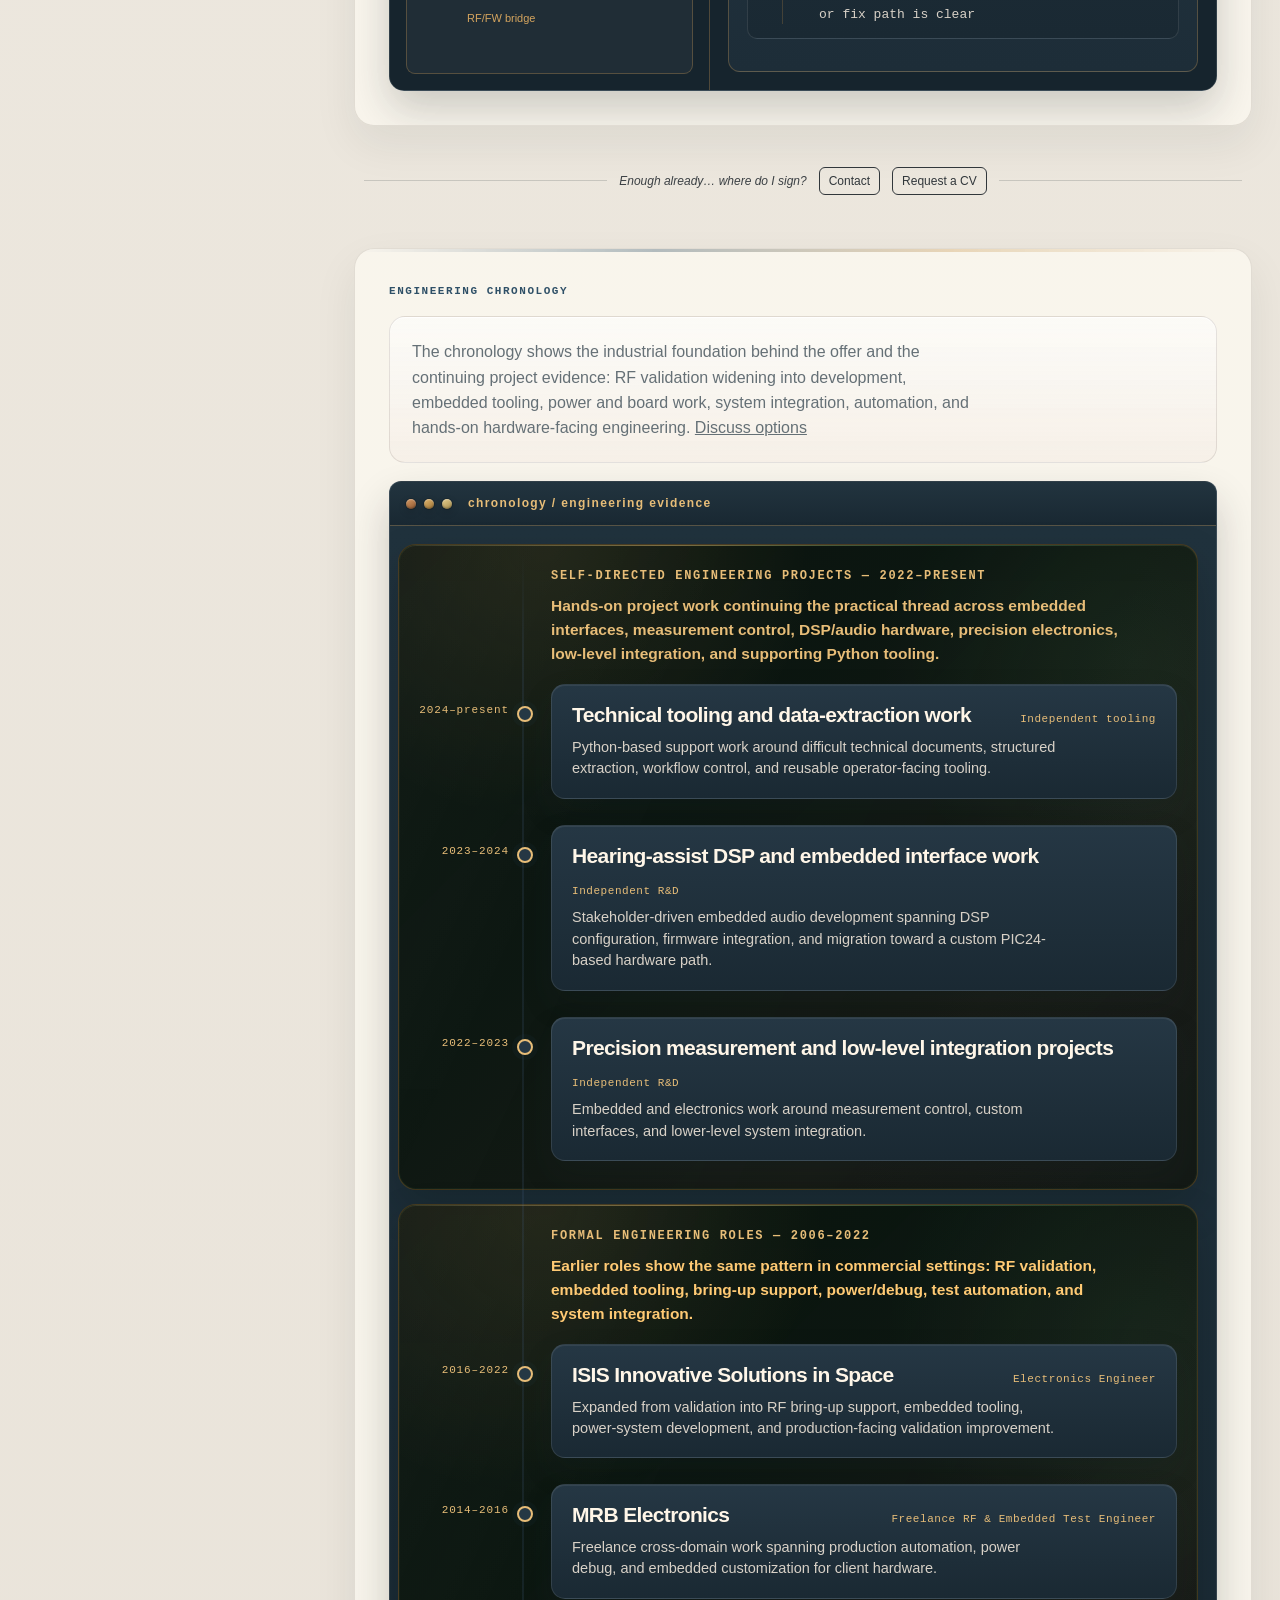
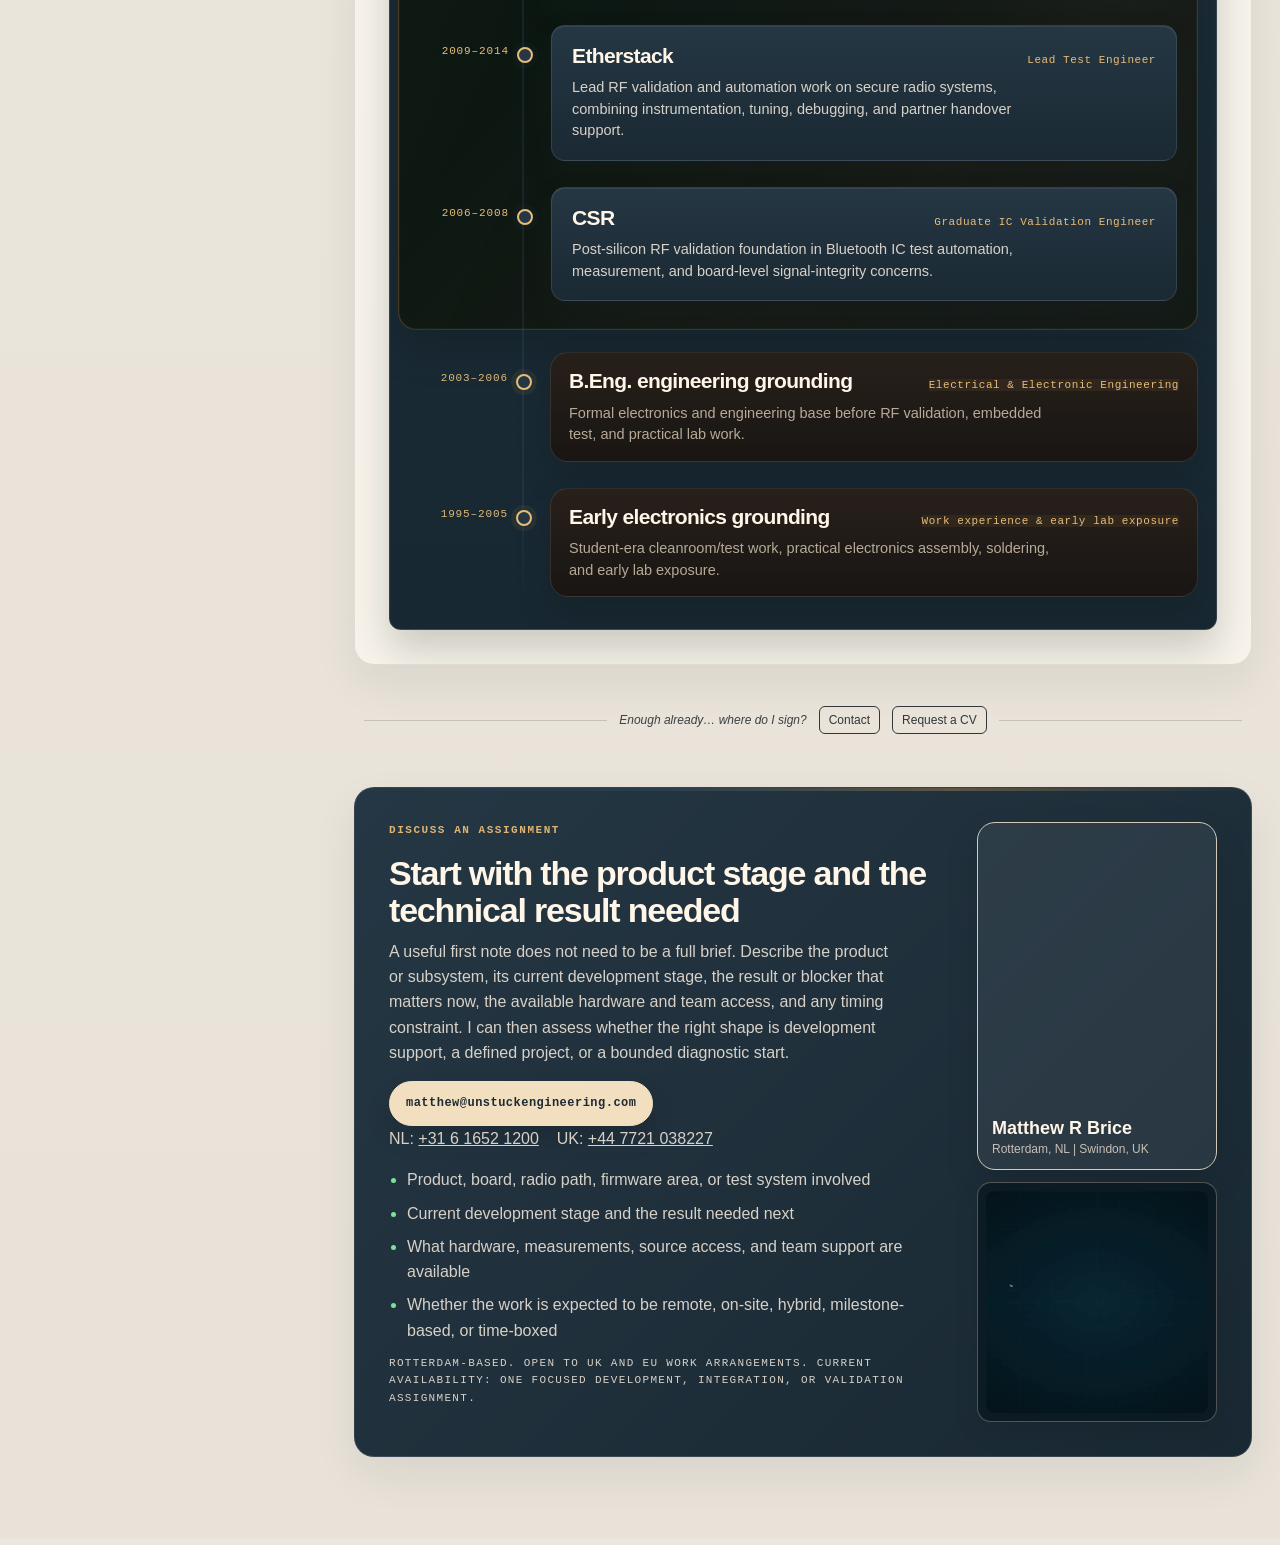
<file: history/index.html>
<!doctype html>
<html lang="en">
<head>
<meta charset="utf-8">
<meta http-equiv="refresh" content="0; url=../index.html#chronology">
<meta name="robots" content="noindex">
<link rel="canonical" href="../index.html#chronology">
<title>Redirecting — Unstuck Engineering</title>
</head>
<body>
<p>Continue to <a href="../index.html#chronology">Unstuck Engineering</a>.</p>
</body>
</html>
</file>
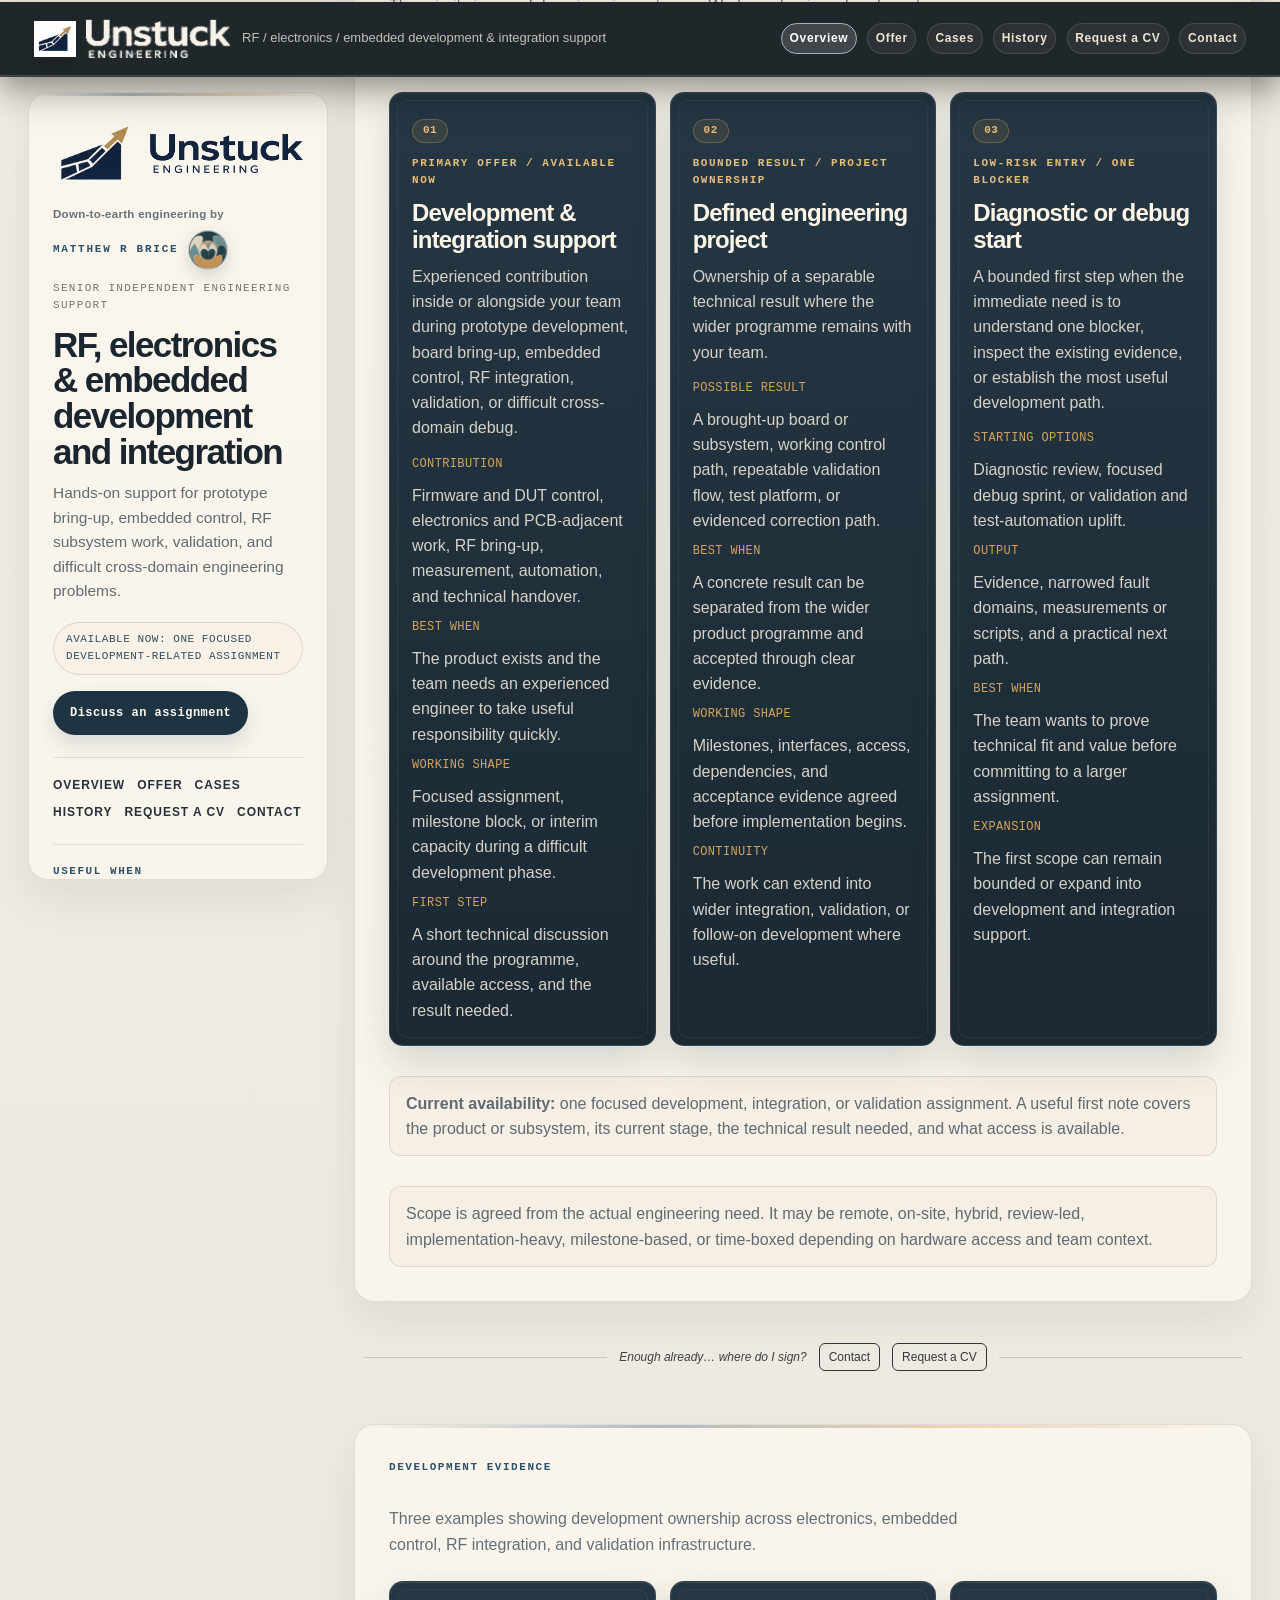
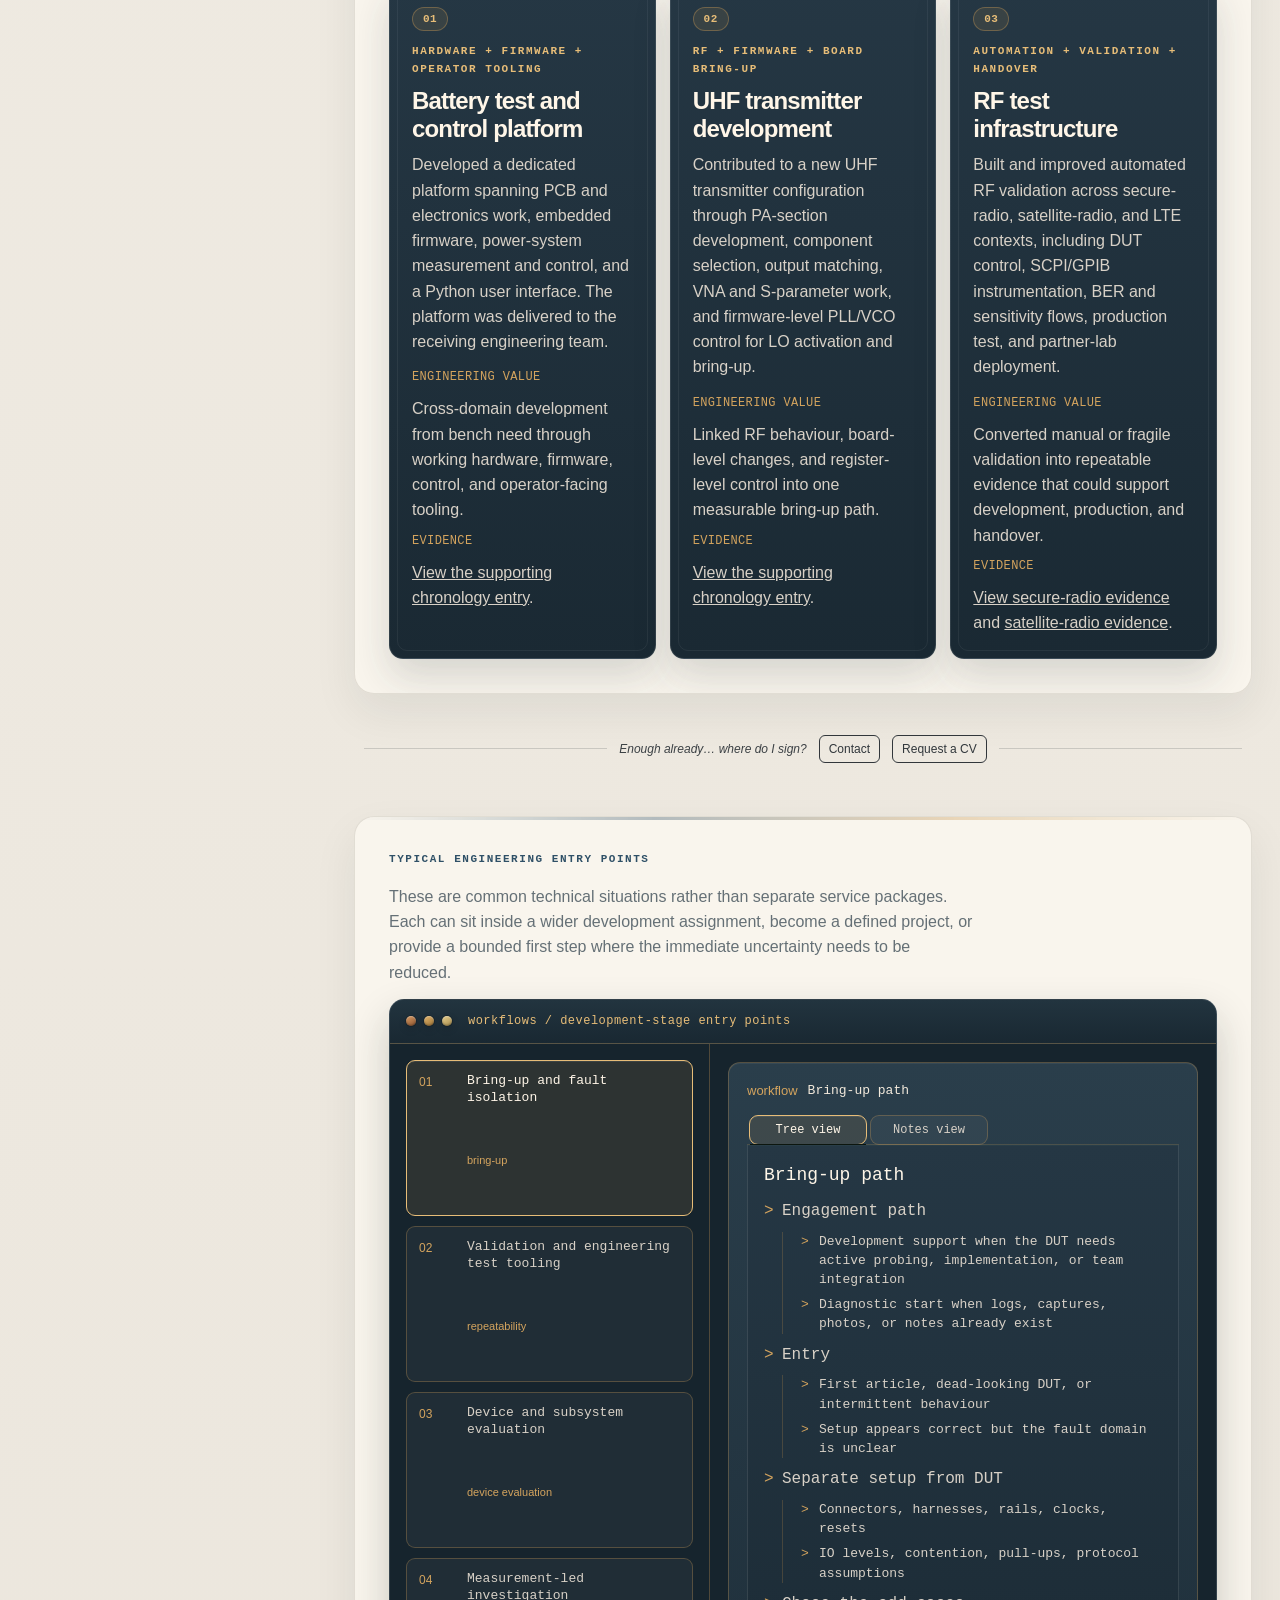
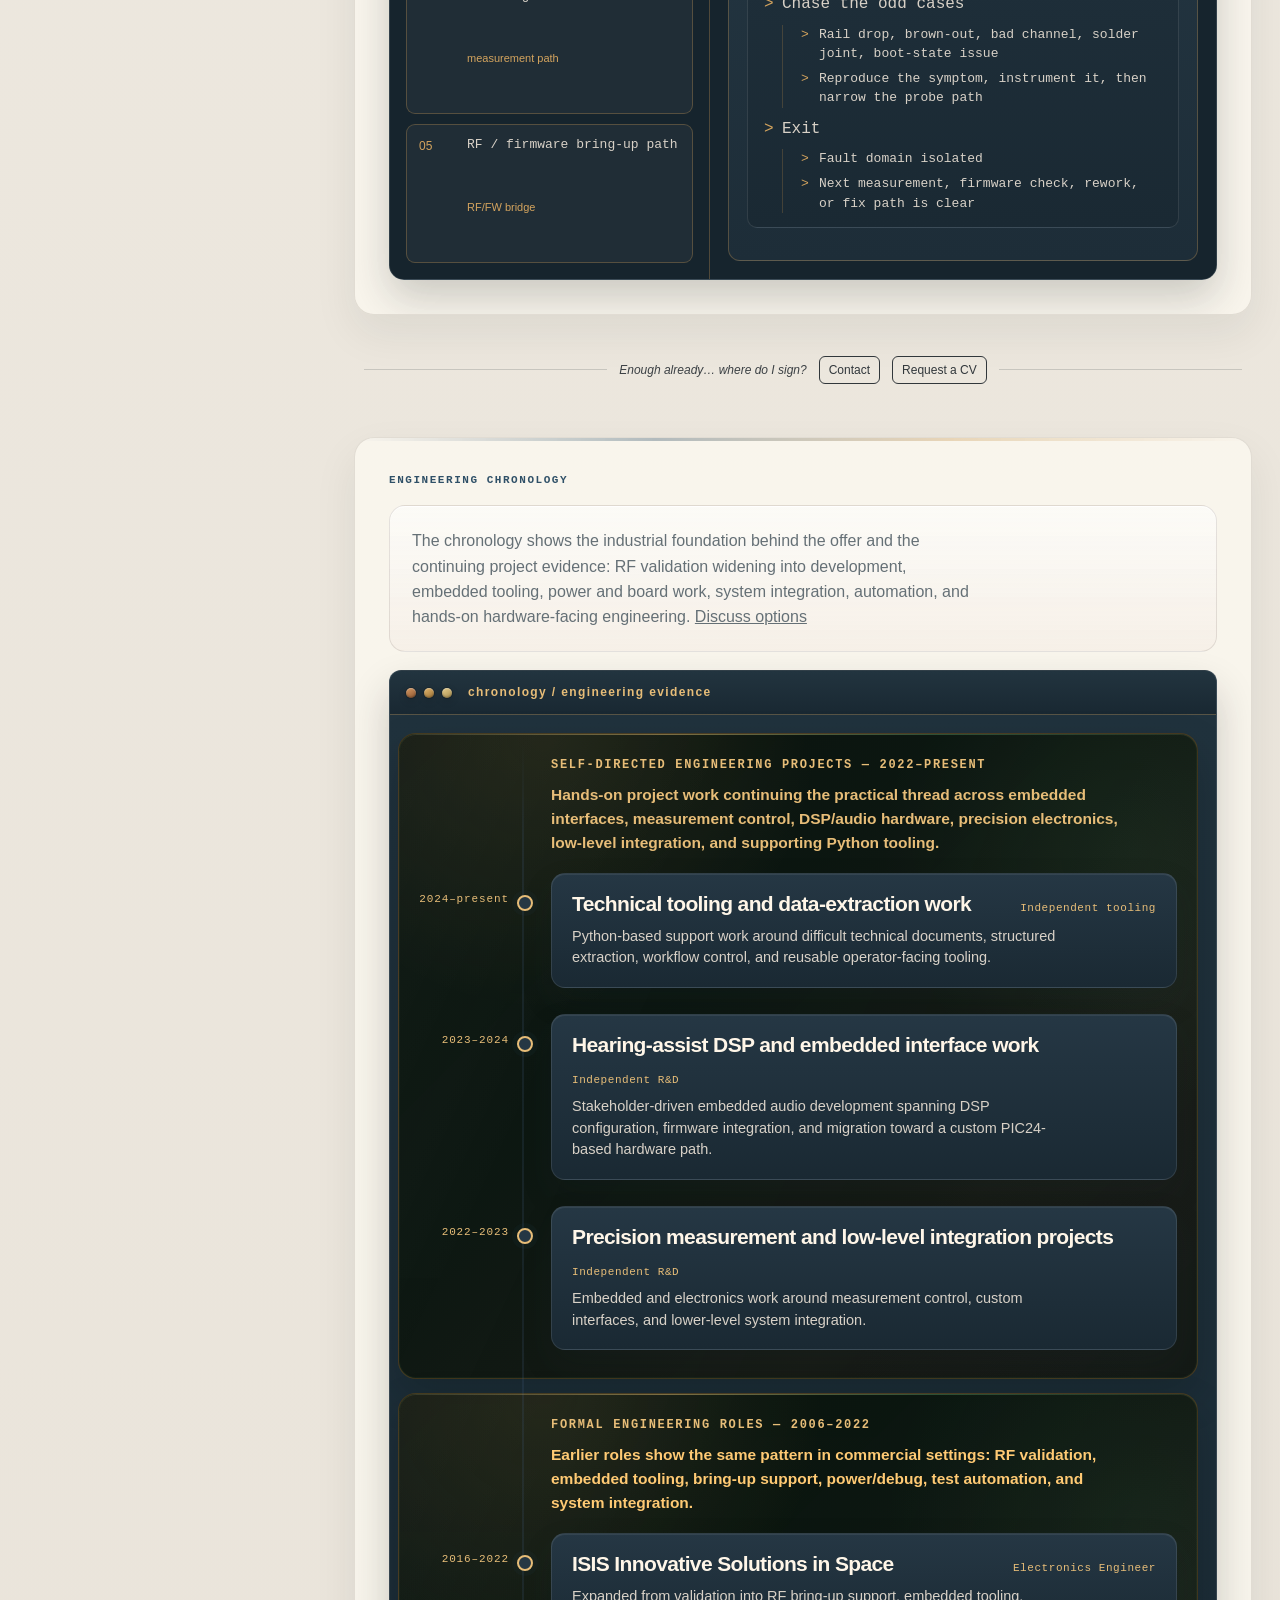
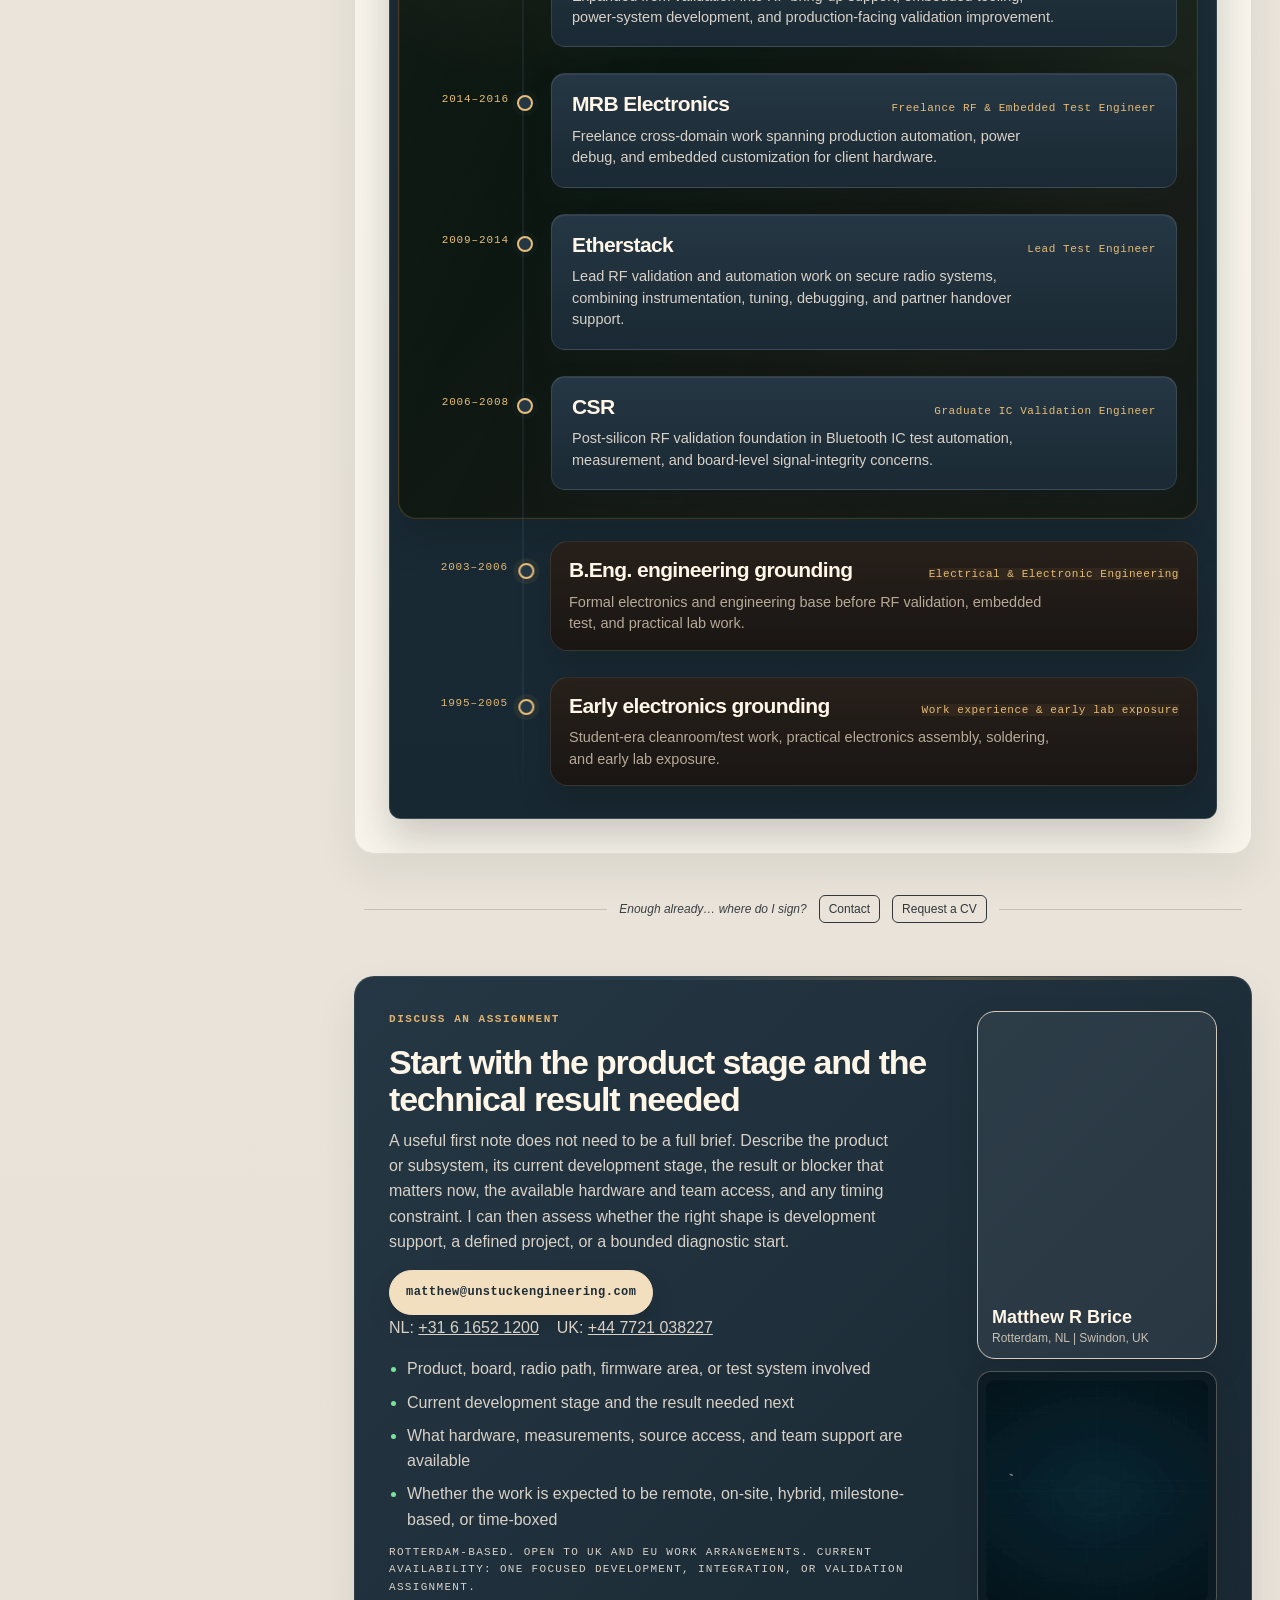
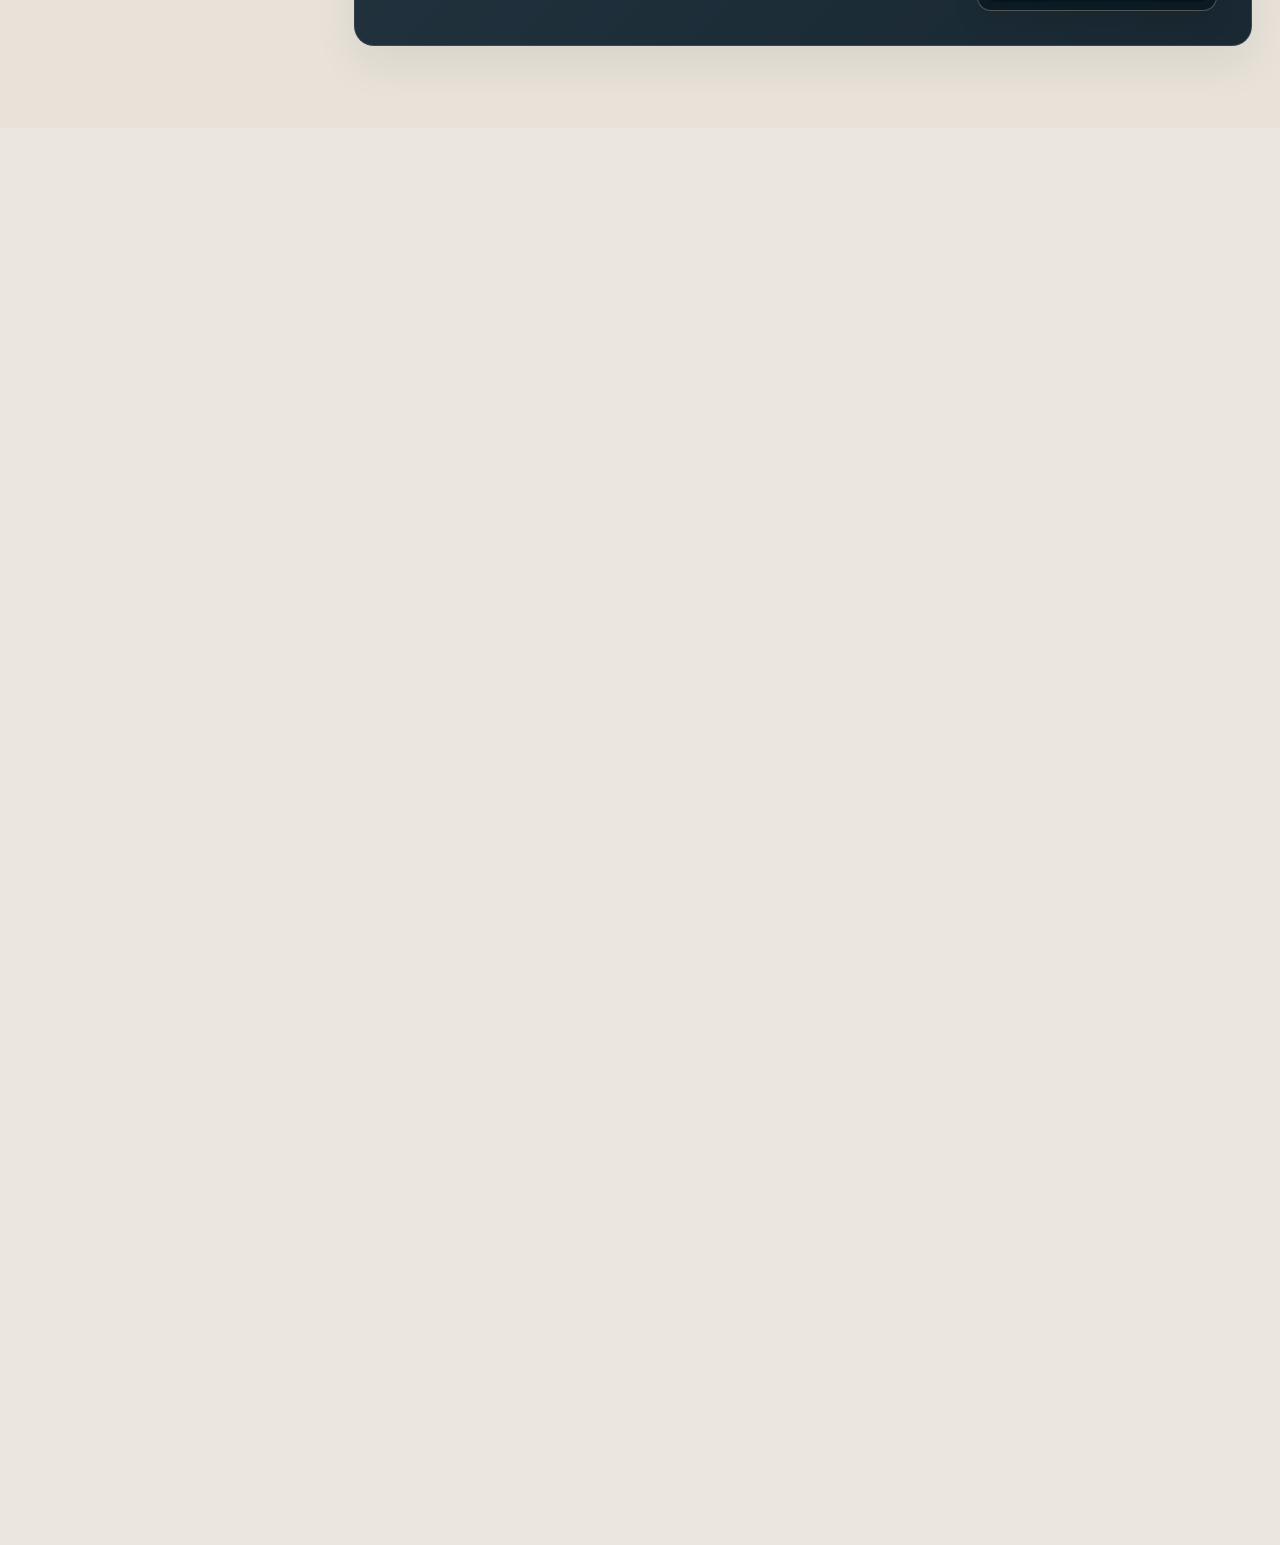
<file: offer/index.html>
<!doctype html>
<html lang="en">
<head>
<meta charset="utf-8">
<meta http-equiv="refresh" content="0; url=../index.html#engagements">
<meta name="robots" content="noindex">
<link rel="canonical" href="../index.html#engagements">
<title>Redirecting — Unstuck Engineering</title>
</head>
<body>
<p>Continue to <a href="../index.html#engagements">Unstuck Engineering</a>.</p>
</body>
</html>
</file>
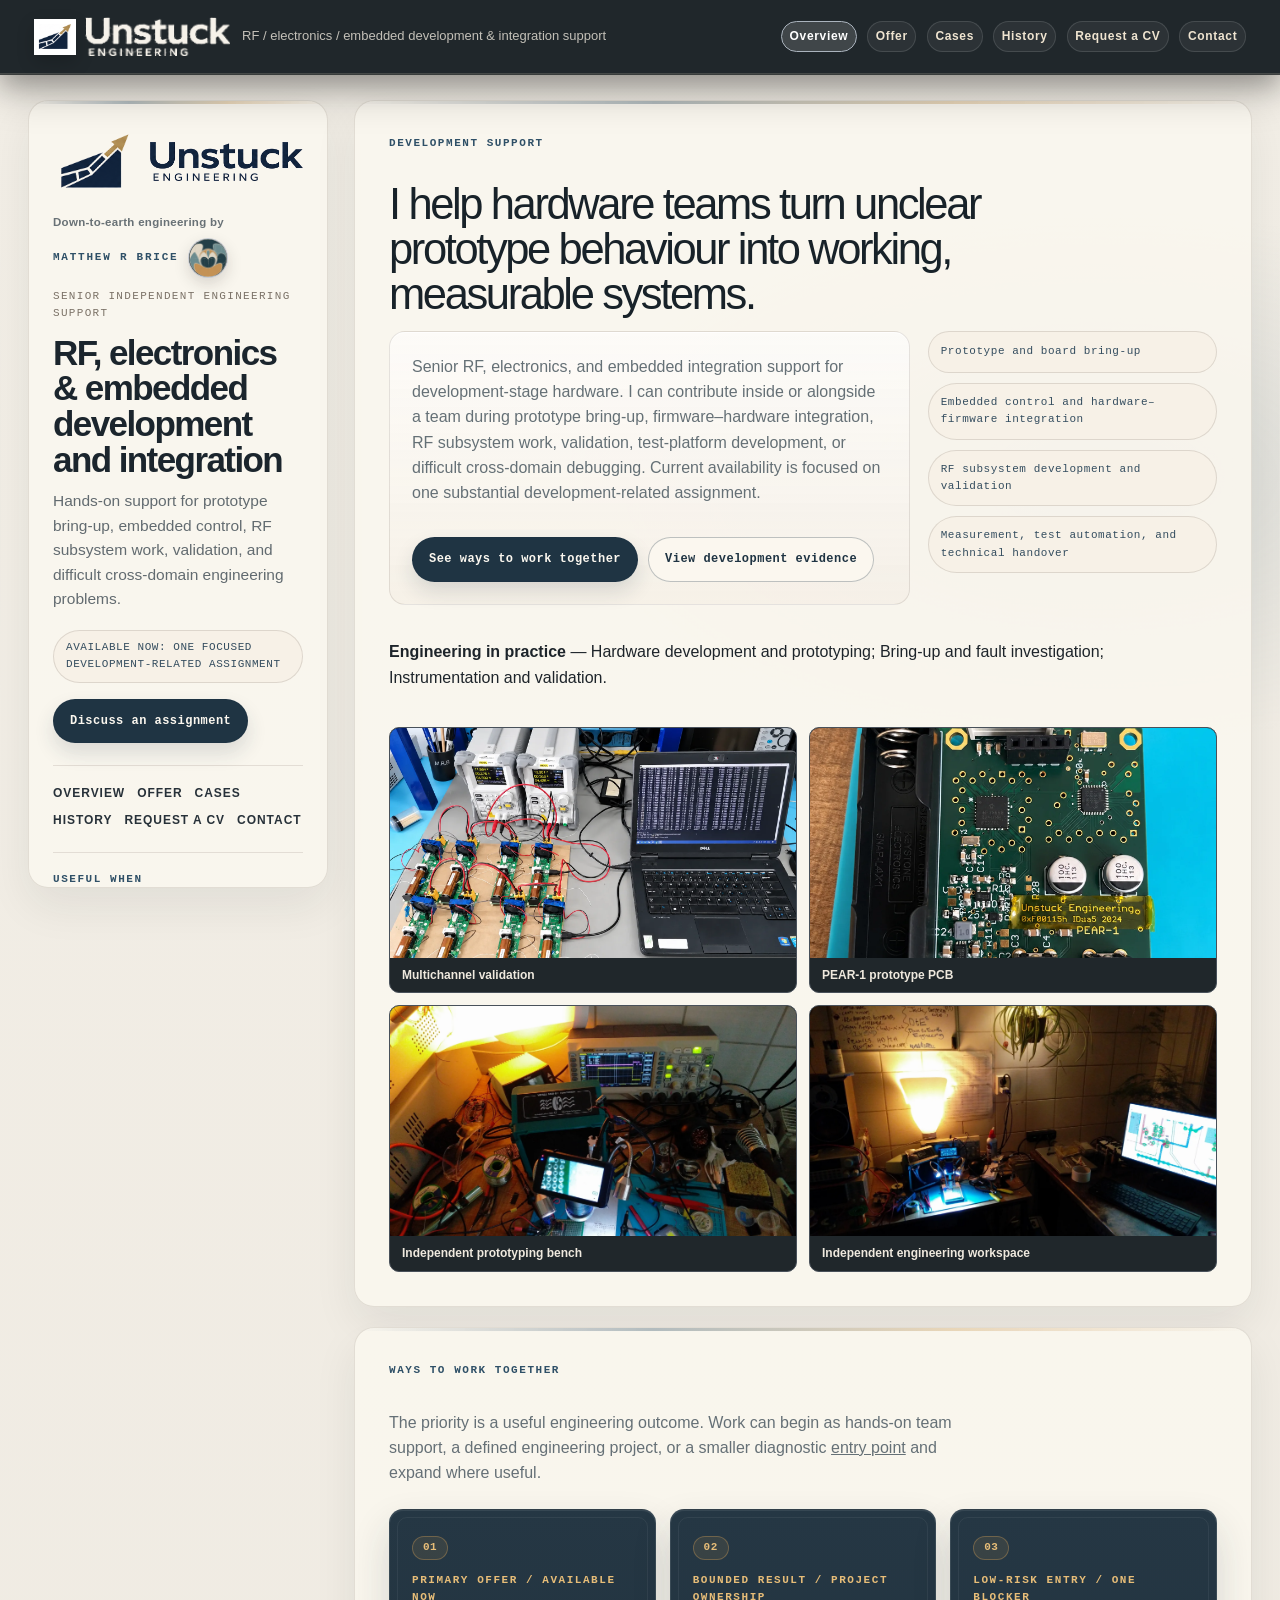
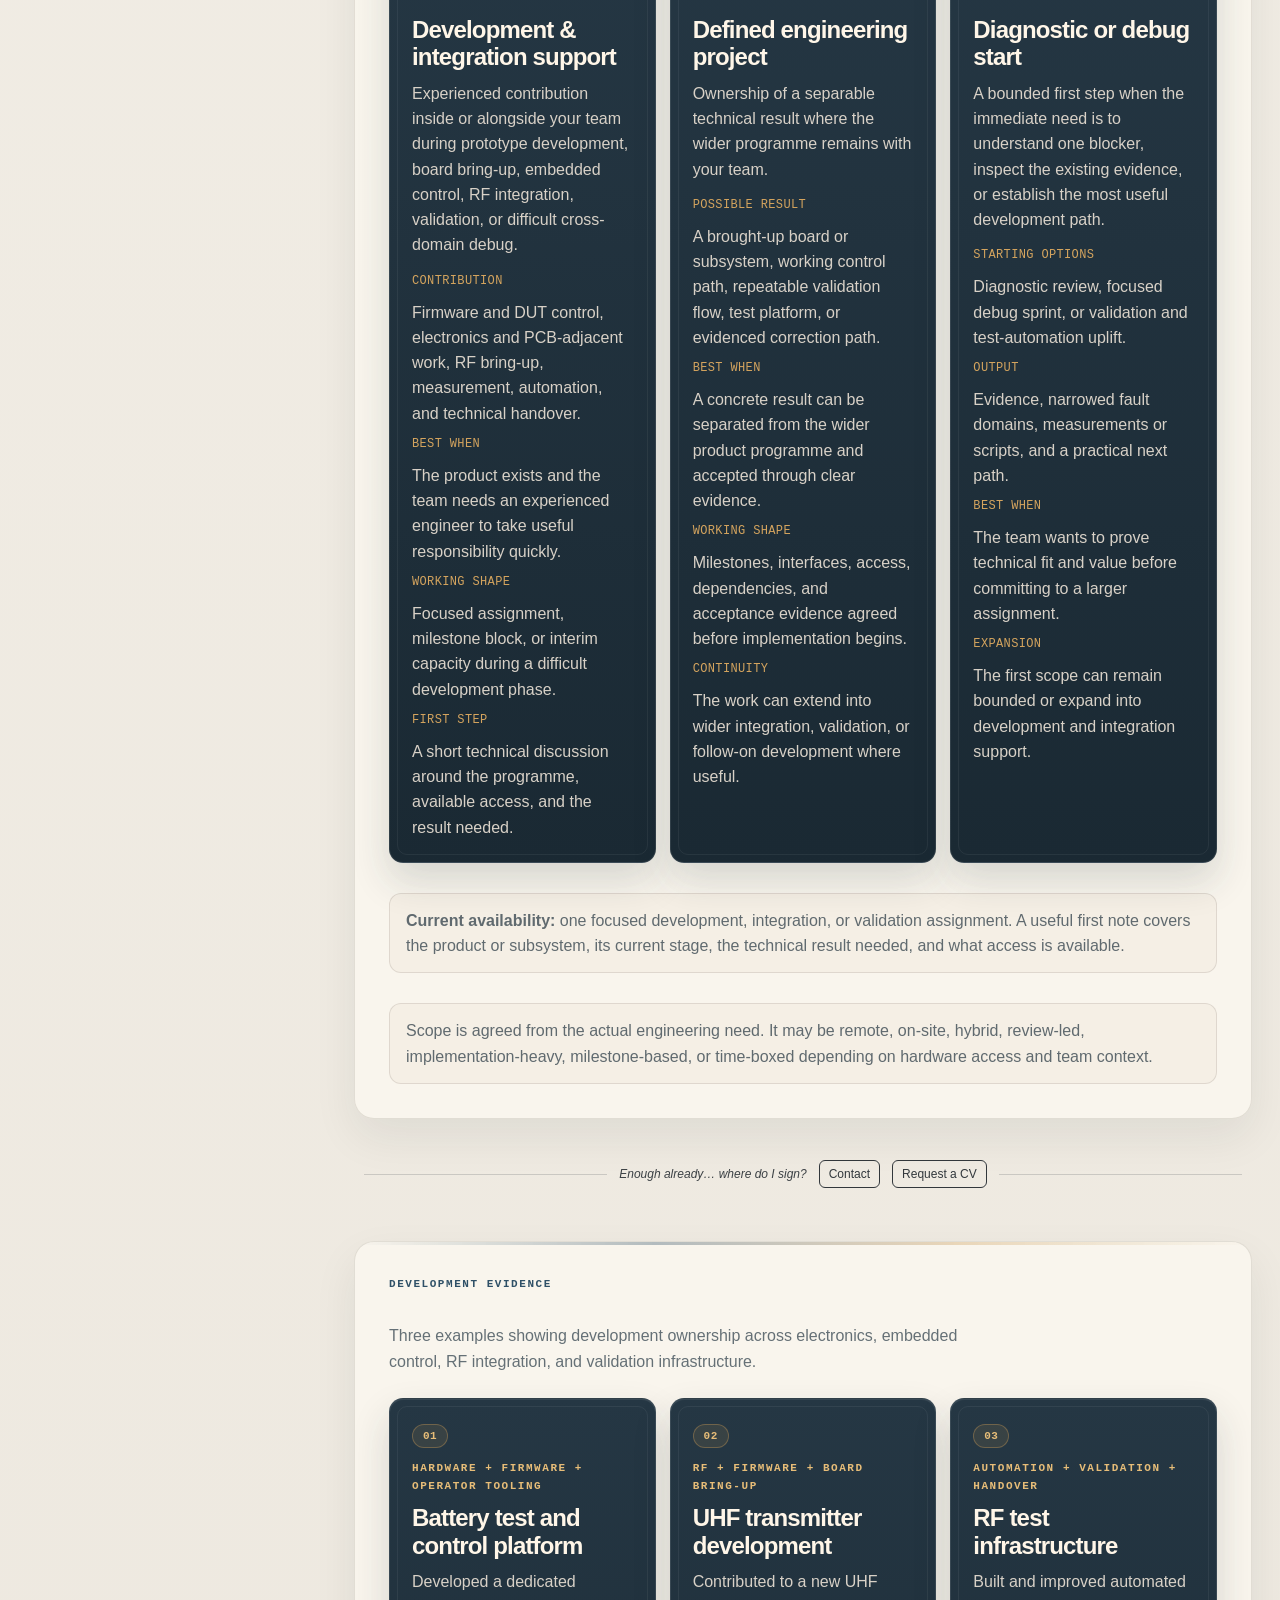
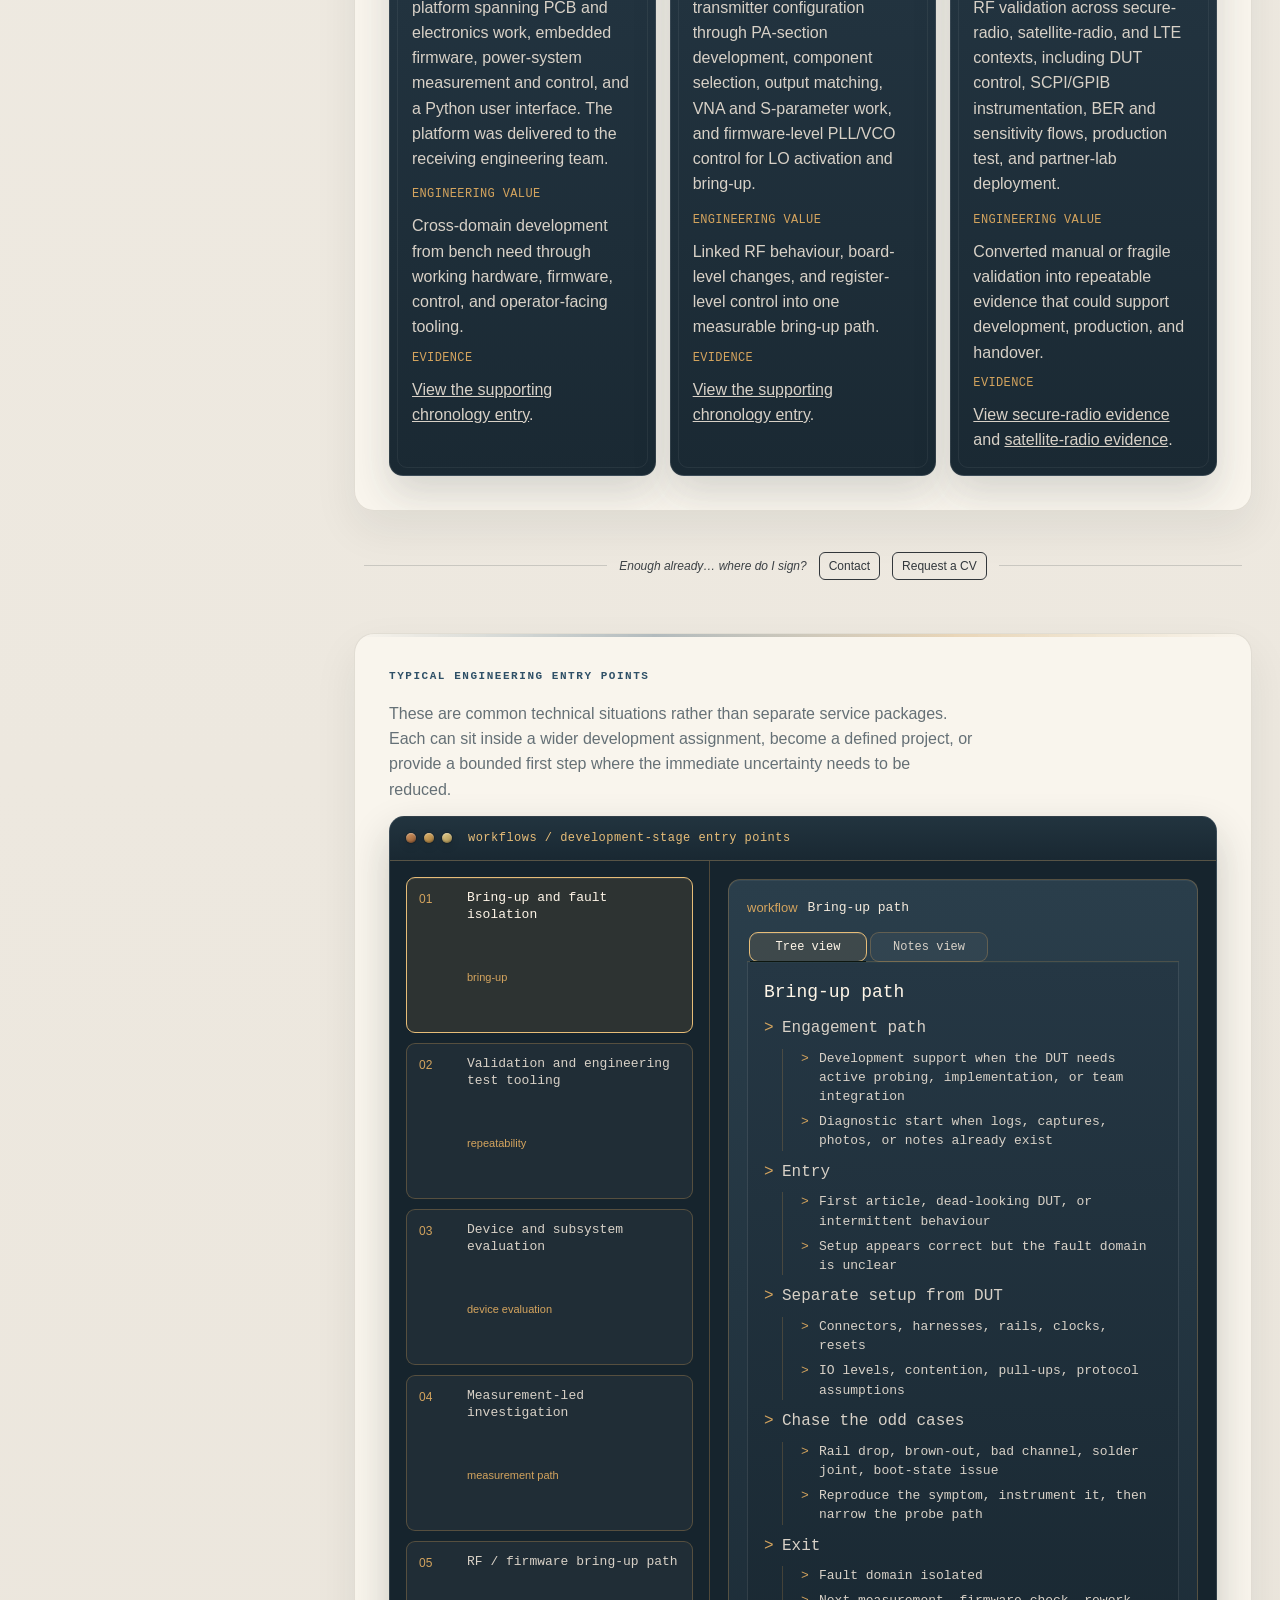
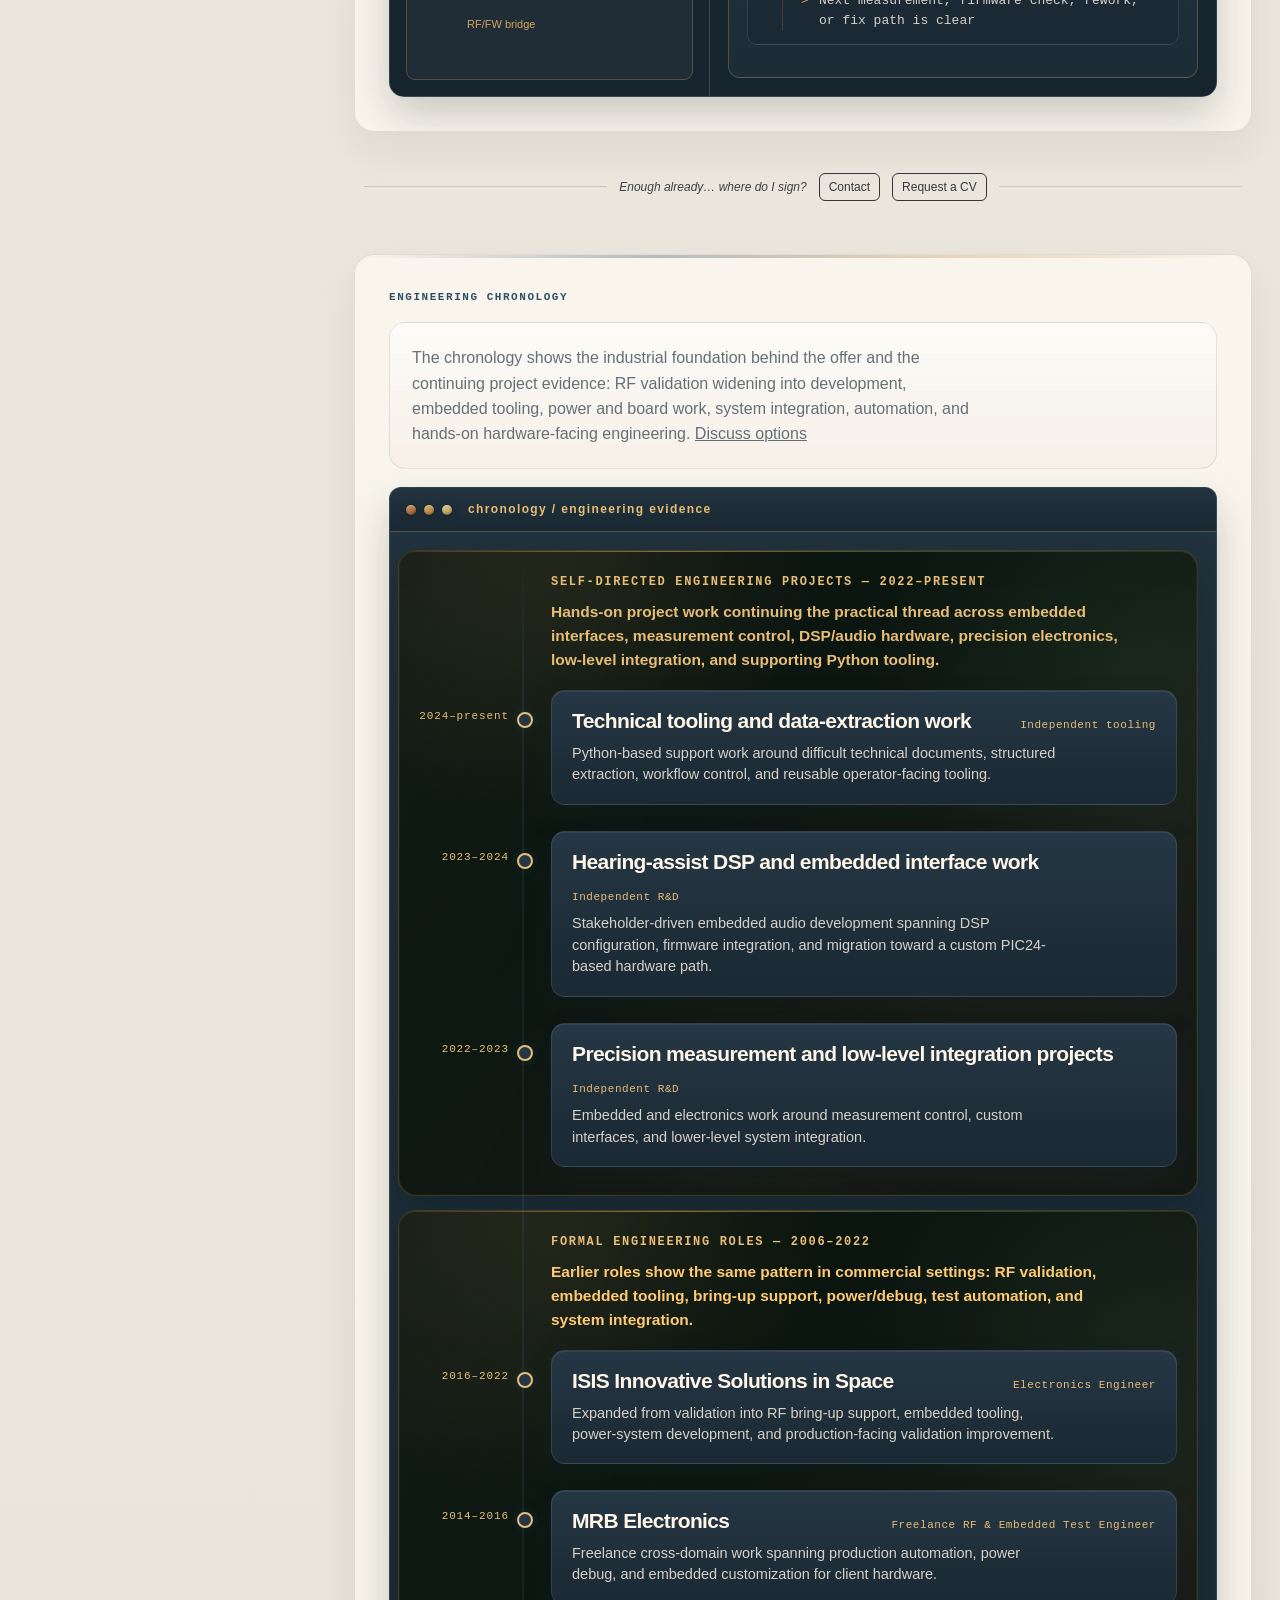
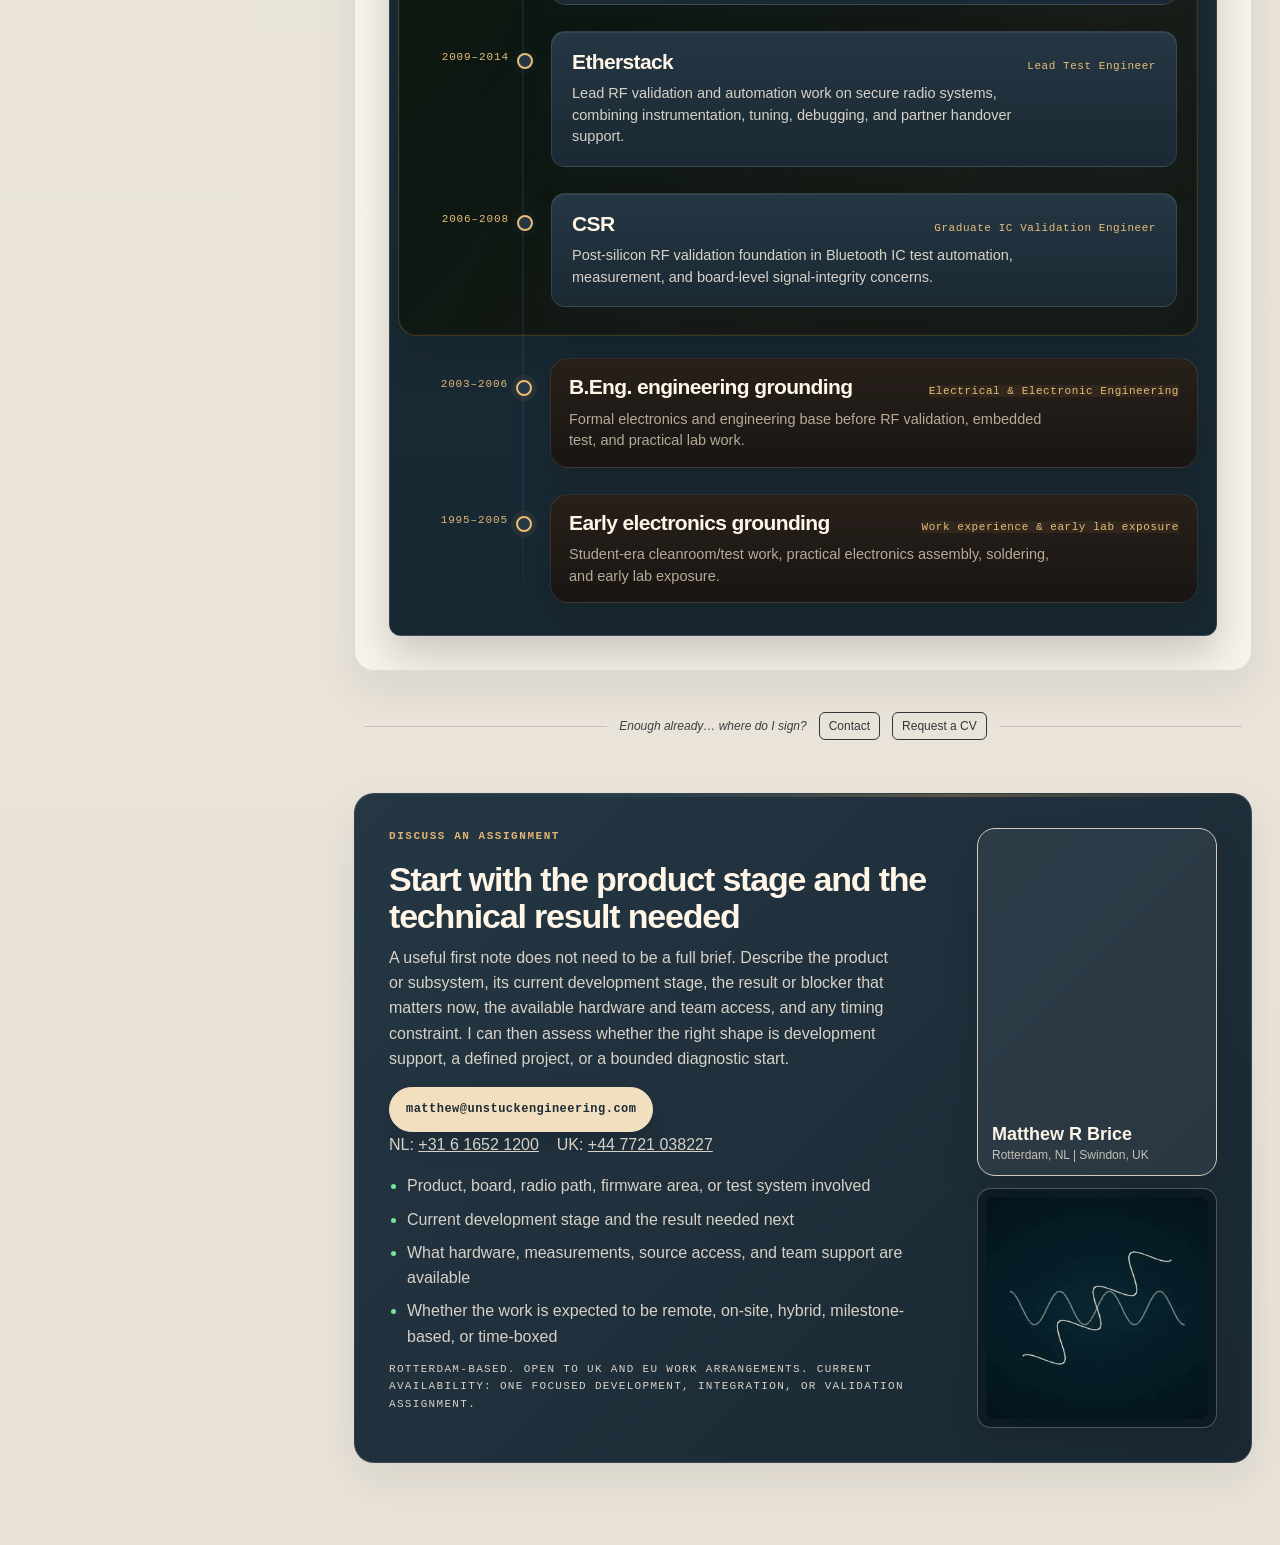
<file: overview/index.html>
<!doctype html>
<html lang="en">
<head>
<meta charset="utf-8">
<meta http-equiv="refresh" content="0; url=../index.html#intro">
<meta name="robots" content="noindex">
<link rel="canonical" href="../index.html#intro">
<title>Redirecting — Unstuck Engineering</title>
</head>
<body>
<p>Continue to <a href="../index.html#intro">Unstuck Engineering</a>.</p>
</body>
</html>
</file>
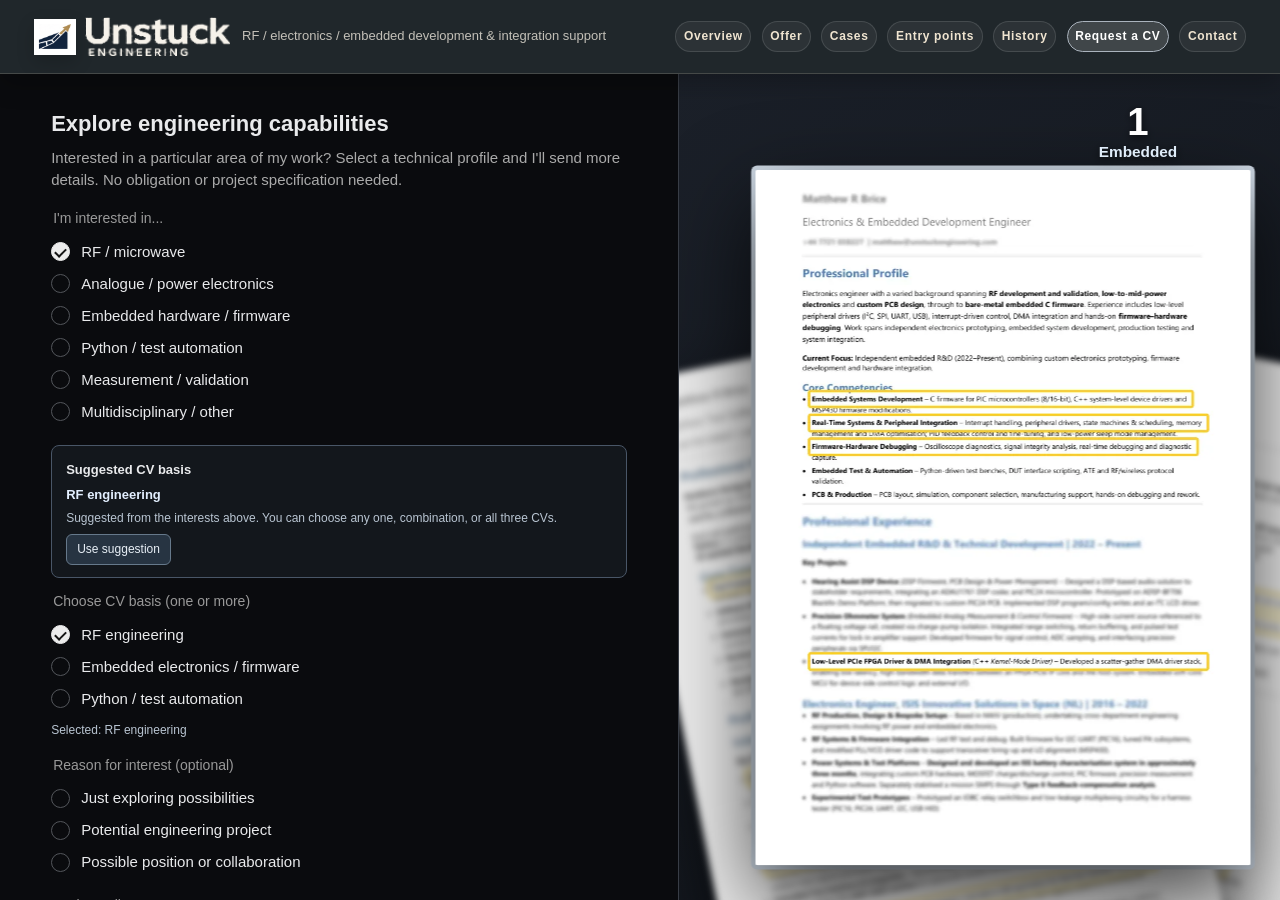
<file: cv-request.html>
<!doctype html>
<html lang="en"><head><meta charset="utf-8"><meta name="viewport" content="width=device-width, initial-scale=1"><title>Request a CV — Unstuck Engineering</title><meta name="description" content="Request a focused engineering CV for RF, embedded electronics, test automation and validation."><link rel="icon" href="resources/branding/unstuck-symbol.png"><style>
:root{color-scheme:dark}*{box-sizing:border-box}html,body{margin:0;min-height:100%;font:15px/1.45 Arial,Helvetica,sans-serif;background:#0a0b0e;color:#e9eaec}
header{height:64px;background:#202a36;border-bottom:1px solid #455060;display:flex;align-items:center;justify-content:space-between;padding:0 clamp(16px,3vw,38px);gap:22px}
.brand{display:flex;align-items:center;gap:10px;text-decoration:none;color:#f1f3f5;font-weight:bold;letter-spacing:.09em;font-size:13px;white-space:nowrap}.brand img{height:31px;width:auto;max-width:210px;object-fit:contain}
nav{display:flex;gap:clamp(7px,1vw,16px);align-items:center;flex-wrap:wrap}nav a{font-size:12px;color:#b8c6d6;text-decoration:none;white-space:nowrap}nav a[aria-current=page]{color:#fff;border-bottom:1px solid #fff}nav a:hover{color:#fff}
main{height:calc(100dvh - 64px);min-height:0;display:grid;grid-template-columns:minmax(380px,1.06fr) minmax(280px,.94fr)}
.request{min-height:0;overflow:auto;padding:clamp(20px,3vw,34px) clamp(20px,4vw,58px)}
.request h1{font-size:22px;margin:0 0 7px}.intro{color:#aaa;margin:0 0 18px;max-width:680px}
fieldset{padding:0;border:0;margin:0 0 17px}legend,.fieldlabel{display:block;color:#999;font-size:14px;margin-bottom:7px}
.choice{display:flex;align-items:center;gap:11px;min-height:32px;cursor:pointer}.choice input{appearance:none;width:19px;height:19px;border:1px solid #53565b;border-radius:50%;margin:0;flex:0 0 19px;background:transparent;position:relative}
.choice input:checked{background:#ececec;border-color:#ececec}.choice input[type=checkbox]:checked:after{content:'';position:absolute;left:5px;top:3px;width:5px;height:9px;border-right:2px solid #151515;border-bottom:2px solid #151515;transform:rotate(45deg)}.choice input[type=radio]:checked:after{content:'';position:absolute;inset:7px;border-radius:50%;background:#111}
.choice input:focus-visible,.field:focus-visible{outline:2px solid #abccea;outline-offset:2px}
.fieldlabel{margin-top:9px;margin-bottom:5px}.field{display:block;width:100%;background:#0a0b0e;color:#eee;border:1px solid #404349;border-radius:22px;padding:10px 16px;font:inherit;min-height:40px}.field::placeholder{color:#82858a}textarea.field{border-radius:15px;resize:vertical;min-height:64px}
.cv-privacy-intro{border:1px solid #475565;background:#151b23;border-radius:9px;padding:10px 12px;margin:12px 0 5px;font-size:13px;line-height:1.5}.cv-privacy-intro strong{display:block;color:#edf2f6;font-size:14px;margin-bottom:3px}.cv-privacy-intro p{margin:0 0 5px;color:#c3cbd2}.cv-privacy-intro a{color:#bdd7ed;text-decoration:underline;text-underline-offset:2px}.cv-privacy-intro a:focus-visible{outline:2px solid #bdd7ed;outline-offset:2px}
.privacy a{color:#bdd7ed;text-decoration:underline;text-underline-offset:2px;cursor:pointer}.privacy a:focus-visible{outline:2px solid #bdd7ed;outline-offset:2px}.cv-privacy-details{font-size:14px;color:#bdc8d3;border:1px solid #404b59;border-radius:9px;padding:7px 10px;margin:4px 0 9px}.cv-privacy-details summary{cursor:pointer;color:#dce8f2;font-weight:600}.cv-privacy-body{padding-top:4px;line-height:1.45}.cv-privacy-body h3{font-size:14px;margin:7px 0 2px;color:#e4e9ee}.cv-privacy-body p{margin:2px 0 6px}
.cv-legal-notes{border-top:1px solid #404b59;margin-top:10px;padding-top:6px}.cv-legal-note{border:1px solid #404b59;border-radius:9px;margin:6px 0;overflow:hidden}.cv-legal-note>summary{display:flex;align-items:center;justify-content:space-between;gap:8px;padding:8px 9px;list-style:none}.cv-legal-note>summary::-webkit-details-marker{display:none}.cv-legal-note>summary:after{content:'+';font-size:18px;font-weight:400}.cv-legal-note[open]>summary:after{content:'−'}.cv-legal-note small{display:block;font-weight:400;color:#a6b4c0;margin-top:2px}.cv-legal-note-body{padding:0 9px 7px}.cv-legal-note-body ul{margin:4px 0 7px;padding-left:18px}.cv-legal-note-body li{margin:2px 0}.cv-legal-note-body a{color:#bdd7ed;text-decoration:underline;text-underline-offset:2px}.cv-legal-disclaimer{color:#a6b4c0}
.privacy,.status{font-size:12px;color:#a6a8ac}.submit{border:1px solid #66798b;background:#273442;color:#e8eff6;border-radius:22px;padding:11px 19px;font:inherit;cursor:pointer}.submit:hover:not(:disabled),.submit:focus-visible:not(:disabled){background:#35485a;border-color:#91abc7}.submit:disabled{opacity:.55;cursor:wait}
.preview{min-width:0;background:linear-gradient(150deg,#1b2029,#11151b);border-left:1px solid #383d46;display:flex;flex-direction:column;padding:clamp(20px,3vw,36px);overflow:hidden}
.preview h2{font-size:17px;margin:0 0 5px}.preview p{font-size:13px;color:#a9b1be;margin:0}.documents{position:relative;flex:1;min-height:280px;margin-top:24px}
.document{position:absolute;width:min(43%,225px);aspect-ratio:320/450;object-fit:cover;background:white;box-shadow:0 15px 35px #0009;border:1px solid #7c8795;top:9%;left:29%;transform:rotate(0deg);filter:saturate(.7)}
.document:nth-child(1){left:5%;top:15%;transform:rotate(-9deg)}.document:nth-child(2){left:31%;top:6%;transform:rotate(3deg)}.document:nth-child(3){left:56%;top:16%;transform:rotate(10deg)}.preview small{color:#8993a2;font-size:12px}
@media(max-width:980px){header{height:auto;min-height:64px;flex-wrap:wrap;padding-top:12px;padding-bottom:12px}main{height:auto;min-height:calc(100dvh - 80px);grid-template-columns:1fr}.request{overflow:visible}.preview{min-height:320px}.documents{height:245px;flex:none}.document{max-width:140px}}
@media(max-width:560px){header nav{gap:9px}nav a{font-size:11px}.request{padding:19px 16px}.field{font-size:16px}.preview{padding:20px;min-height:280px}.documents{height:205px}.document{max-width:120px}}
</style><style id="cv-preview-gallery">
.preview{min-height:0}
.documents{position:relative;min-height:240px}
.document{border:0;cursor:pointer;border-radius:1px;transition:transform .3s ease,filter .3s ease,box-shadow .3s ease;filter:blur(1.6px) saturate(.6) brightness(.92)}
.document:hover,.document:focus-visible{filter:blur(0);outline:2px solid #9ebbd8;outline-offset:4px}
.document.is-selected{z-index:5;filter:blur(0) saturate(1);box-shadow:0 15px 40px #000b,0 0 0 2px #d1dce8}
.cv-gallery-full{display:none;min-height:0;flex:1;align-items:center;justify-content:center;padding:10px 0;overflow:auto}
.cv-gallery-full img{display:block;max-width:100%;max-height:100%;height:auto;width:auto;object-fit:contain;box-shadow:0 8px 24px #0009;background:#fff}
.preview.cv-full-mode .documents{display:none}
.preview.cv-full-mode .cv-gallery-full{display:flex}
.cv-gallery-controls{display:flex;align-items:center;justify-content:center;gap:16px;margin-top:12px;flex-shrink:0}
.cv-gallery-controls button{border:1px solid #596272;background:#202733;color:#e4e8ed;border-radius:5px;min-height:36px;min-width:42px;cursor:pointer;font-size:20px}
.cv-gallery-controls button:disabled{opacity:.3;cursor:default}
.cv-gallery-controls button:focus-visible{outline:2px solid #b5cae5}
.cv-gallery-caption{font:12px Arial,Helvetica,sans-serif;color:#aebac9;min-width:190px;text-align:center}
.preview.cv-full-mode .cv-gallery-full{max-height:calc(100% - 135px)}
@media(max-width:980px){.preview.cv-full-mode .cv-gallery-full{height:75vh;max-height:75vh}.documents{min-height:240px}}
@media(prefers-reduced-motion:reduce){.document{transition:none}}
</style><style id="cv-paper-marker-layout">
.documents{position:relative;flex:1;min-height:340px;margin-top:10px;padding-top:80px;overflow:visible}
.documents>.document{transform-origin:50% 0%;top:36%}
.documents>.document:nth-of-type(1){left:5%;top:36%;transform:rotate(-9deg)}
.documents>.document:nth-of-type(2){left:31%;top:26%;transform:rotate(3deg)}
.documents>.document:nth-of-type(3){left:56%;top:36%;transform:rotate(10deg)}
.cv-stack-marker{position:absolute;z-index:20;display:flex;flex-direction:column;align-items:center;gap:2px;min-width:82px;padding:0;border:0;background:transparent;cursor:pointer;text-align:center;text-shadow:0 2px 8px #000a}
.cv-stack-marker-no{color:#d8e2ee;font:800 clamp(28px,3vw,42px)/1 "Trebuchet MS",Arial,sans-serif}
.cv-stack-marker-name{color:#a2b2c5;font:700 clamp(12px,1.2vw,17px)/1.2 Arial,sans-serif;white-space:nowrap}
.cv-stack-marker[aria-pressed="true"] .cv-stack-marker-no{color:#fff}
.cv-stack-marker[aria-pressed="true"] .cv-stack-marker-name{color:#e0edfa}
.cv-stack-marker:focus-visible{outline:2px solid #b5cae5;outline-offset:4px}
.cv-stack-marker--1{left:7%;top:3%;transform:rotate(-9deg)}
.cv-stack-marker--2{left:37%;top:0;transform:rotate(3deg)}
.cv-stack-marker--3{left:68%;top:3%;transform:rotate(10deg)}
@media(max-width:560px){.documents{min-height:290px;padding-top:70px}.cv-stack-marker{min-width:64px}.cv-stack-marker-no{font-size:27px}.cv-stack-marker-name{font-size:11px}}
</style><style id="cv-stack-fan-controls">
/* Paper positions and their labels are computed together by the radial fan controller. */
.documents{touch-action:pan-y;cursor:grab;user-select:none}
.documents.is-fan-dragging{cursor:grabbing;touch-action:none}
.documents>.document{transition:filter .25s ease,box-shadow .25s ease;user-select:none;-webkit-user-drag:none}
.documents>.cv-stack-marker{transition:color .2s ease;touch-action:none}
</style><style id="cv-rigid-stack-layout">
.cv-paper-rigid-group{position:absolute;inset:0;transform-origin:50% 54%;will-change:transform}
.cv-paper-rigid-group>.document{position:absolute;transform-origin:50% 0%;top:36%}
.cv-paper-rigid-group>.document:nth-of-type(1){left:5%;top:36%;transform:rotate(-9deg)}
.cv-paper-rigid-group>.document:nth-of-type(2){left:31%;top:26%;transform:rotate(3deg)}
.cv-paper-rigid-group>.document:nth-of-type(3){left:56%;top:36%;transform:rotate(10deg)}
.cv-paper-rigid-group>.cv-stack-marker{position:absolute}
</style><style id="cv-fan-choice">.cv-mode-switch{position:relative;z-index:30;display:flex;gap:18px;margin:12px 0 0;font-size:13px;color:#c8d2df;pointer-events:auto}.cv-mode-switch label{position:relative;z-index:31;cursor:pointer;pointer-events:auto}.cv-mode-switch input{accent-color:#adc6e0;cursor:pointer;pointer-events:auto}.preview.cv-full-mode .cv-mode-switch{display:none}.cv-paper-rigid-group.auto-focus .document,.cv-paper-rigid-group.auto-focus .cv-stack-marker{transition:left 1s ease,top 1s ease,transform 1s ease}.documents.is-fan-dragging .cv-paper-rigid-group.auto-focus .document,.documents.is-fan-dragging .cv-paper-rigid-group.auto-focus .cv-stack-marker{transition:none}</style><style id="cv-difference-view">.cv-diff-toggle{display:flex;align-items:center;gap:8px;position:relative;z-index:35;margin-top:16px;color:#e1d197;font-size:13px;cursor:pointer}.cv-diff-toggle input{cursor:pointer;accent-color:#e8ba30}.preview.cv-full-mode .cv-diff-toggle{display:flex}</style><style id="cv-uncluttered-full-view">
/* Expanded CV uses the entire right panel; stack controls belong to stack mode. */
.preview.cv-full-mode{padding:0;position:relative;overflow:hidden}
.preview.cv-full-mode>h2,.preview.cv-full-mode>p,
.preview.cv-full-mode>.cv-diff-toggle,.preview.cv-full-mode>.cv-mode-switch,
.preview.cv-full-mode>.cv-gallery-controls,.preview.cv-full-mode>small{display:none}
.preview.cv-full-mode .cv-gallery-full{display:flex;flex:1;min-height:0;height:100%;max-height:none;margin:0;padding:0;overflow:auto;align-items:safe center;justify-content:safe center}
.preview.cv-full-mode .cv-gallery-full img{display:block;max-width:100%;max-height:100%;object-fit:contain}
/* Once zoomed, remove the fit-to-panel caps that otherwise enlarge only the image box. */
.preview.cv-full-mode .cv-gallery-full.is-zoomed img{max-width:none;max-height:none;object-fit:fill}
@media(max-width:980px){.preview.cv-full-mode{height:min(92dvh,1050px);min-height:420px}.preview.cv-full-mode .cv-gallery-full{height:100%;max-height:none}}
</style><style id="cv-obscure-control">.cv-obscure-toggle{display:block;position:relative;z-index:35;margin:11px 0 0;padding:8px 14px;border:1px solid #5a626e;border-radius:20px;background:#1b222c;color:#cbd5e1;font:13px Arial,sans-serif;cursor:pointer;align-self:flex-start}.cv-obscure-toggle[aria-pressed="true"]{border-color:#e2be42;color:#f0dd9b}.cv-obscure-toggle:focus-visible{outline:2px solid #d6e6f7;outline-offset:2px}.preview.cv-full-mode .cv-obscure-toggle{display:none}</style><style id="cv-local-debug-style">
.cv-debug-tools[hidden],#cv-debug-reveal[hidden]{display:none!important}
/* Both controls float above the document stack and never enter layout flow. */
.preview{position:relative}
#cv-debug-reveal{position:absolute;top:12px;left:16px;margin:0;z-index:70}
.cv-debug-tools{position:absolute;top:55px;left:16px;right:16px;max-height:min(70vh,460px);overflow-y:auto;z-index:69;display:flex;flex-wrap:wrap;align-items:center;gap:8px 12px;margin:0;padding:10px;border:1px solid #4e5969;border-radius:8px;background:#18202b;box-shadow:0 12px 35px #000a}
.cv-debug-tools .cv-diff-toggle,.cv-debug-tools .cv-obscure-toggle{margin:0}
.cv-debug-tools textarea{width:100%;min-height:54px;background:#0c1117;color:#c3d0e0;border:1px solid #536072;font:11px/1.3 monospace;resize:vertical}
.cv-debug-tools small{width:100%}
.preview.cv-full-mode .cv-debug-tools,.preview.cv-full-mode #cv-debug-reveal{display:none!important}
</style><style id="cv-active-marker-only">
/* Marker is attached to the matching paper's top edge, not a separate fan slot. */
.cv-stack-marker{opacity:0;visibility:hidden;pointer-events:none;transition:opacity .28s ease,visibility 0s linear .28s,left 1s ease,top 1s ease,transform 1s ease}
.cv-stack-marker[aria-pressed="true"]{opacity:1;visibility:visible;pointer-events:auto;transition:opacity .32s ease,visibility 0s,left 1s ease,top 1s ease,transform 1s ease}
@media(prefers-reduced-motion:reduce){.cv-stack-marker{transition:none}}
</style><style id="cv-preview-wheel-zoom">
/* Wheel zoom is restricted to the full-page CV preview; default fit is 1x. */
.cv-gallery-full{overflow:auto;overscroll-behavior:contain;align-items:safe center;justify-content:safe center;scrollbar-width:thin}
.cv-gallery-full img{flex-shrink:0;cursor:grab;user-select:none;-webkit-user-drag:none}
.cv-gallery-full.is-dragging img{cursor:grabbing}
.cv-gallery-full.is-zoomed img{max-width:none;max-height:none}
</style><style id="cv-site-topbar-continuity">
/* Match the main site's two-image company lockup, role line and site navigation. */
:root{--cv-site-bar-height:74px}
body>.site-topbar{position:relative;z-index:900;height:var(--cv-site-bar-height);min-height:var(--cv-site-bar-height);width:100%;display:flex;flex-wrap:nowrap;align-items:center;justify-content:space-between;gap:14px;padding:0 max(20px,calc((100vw - 1240px)/2 + 14px));background:#20272b;border:0;border-bottom:1px solid rgba(239,228,206,.18);box-shadow:0 10px 26px rgba(0,0,0,.23)}
.site-topbar-brand{display:flex;align-items:center;gap:12px;min-width:0;flex:0 1 auto}
.site-company-lockup{display:flex;align-items:center;gap:9px;flex:0 0 auto;min-width:0;text-decoration:none}
.site-symbol{display:block;object-fit:contain;width:42px;height:36px;flex:0 0 42px;background:#fff;border:1px solid rgba(255,255,255,.32);box-shadow:0 7px 18px rgba(0,0,0,.18)}
.site-wordmark{display:block;object-fit:contain;width:145px;height:auto;flex:0 0 145px}
.site-role{font:13px/1.3 Arial,Helvetica,sans-serif;color:#c3c0b8;min-width:0;overflow:hidden;text-overflow:ellipsis;white-space:nowrap}
.site-topbar-nav{display:flex;flex:0 1 auto;align-items:center;flex-wrap:nowrap;gap:clamp(5px,.8vw,11px);min-width:0}
.site-topbar-nav a{display:block;padding:7px clamp(5px,.6vw,9px);border-radius:999px;border:1px solid rgba(255,255,255,.12);background:rgba(255,255,255,.055);color:#efe4d0;font:700 12px/1.2 Arial,Helvetica,sans-serif;letter-spacing:.055em;text-decoration:none;white-space:nowrap}
.site-topbar-nav a:hover,.site-topbar-nav a:focus-visible{background:rgba(255,255,255,.13);color:#fff6e8}
.site-topbar-nav a[aria-current="page"]{border-color:#aab3bd;background:rgba(255,255,255,.14);color:#fff}
.site-topbar-menu{display:none}
body>main{height:calc(100dvh - var(--cv-site-bar-height))}
@media(max-width:1180px) and (min-width:981px){
 .site-role{display:none}
}
@media(max-width:980px) and (min-width:641px){
 body>.site-topbar{height:auto;min-height:74px;flex-wrap:wrap;gap:8px;padding:10px 18px}
 .site-topbar-brand{flex:1 1 auto}
 .site-role{white-space:normal}
 .site-topbar-nav{flex:1 1 100%;overflow-x:auto;padding-bottom:2px}
 body>main{height:auto;min-height:calc(100dvh - 115px)}
}
@media(max-width:640px){
 body>.site-topbar{position:fixed;top:0;left:0;right:0;height:40px;min-height:40px;display:grid;grid-template-columns:minmax(0,1fr) 36px;gap:6px;padding:0 7px 0 10px}
 .site-topbar-brand{min-width:0;gap:0}
 .site-company-lockup{gap:7px;overflow:hidden}
 .site-symbol{width:34px;height:30px;flex-basis:34px}
 .site-wordmark{width:120px;flex-basis:120px}
 .site-role{display:none}
 .site-topbar-menu{display:inline-flex;justify-content:center;align-items:center;height:34px;width:34px;border:0;border-radius:10px;background:transparent;color:#f5ead8;font:800 16px/1 Arial,Helvetica,sans-serif;cursor:pointer}
 .site-topbar-menu:hover,.site-topbar-menu:focus-visible{background:rgba(255,255,255,.12);outline:2px solid rgba(255,255,255,.22)}
 .site-topbar-nav{position:absolute;top:100%;left:0;right:0;z-index:901;display:grid;grid-template-columns:repeat(3,minmax(0,1fr));gap:6px;padding:8px 8px 10px;border-bottom:1px solid rgba(255,255,255,.15);background:#20272b;box-shadow:0 14px 20px rgba(0,0,0,.32);visibility:hidden;opacity:0;pointer-events:none;transform:translateY(-5px);transition:opacity .15s ease,transform .15s ease,visibility 0s linear .15s}
 body.cv-nav-open .site-topbar-nav{visibility:visible;opacity:1;pointer-events:auto;transform:none;transition:opacity .15s ease,transform .15s ease}
 .site-topbar-nav a{display:flex;align-items:center;justify-content:center;min-height:34px;padding:8px 5px;font-size:10.5px;text-align:center;letter-spacing:.04em}
 body>main{height:auto;min-height:calc(100dvh - 40px);margin-top:40px}
}
@media(prefers-reduced-motion:reduce){.site-topbar-nav{transition:none!important}}
</style></head>
<body><header class="site-topbar" aria-label="Page navigation">
  <div class="site-topbar-brand">
    <a class="site-company-lockup" href="index.html#intro" aria-label="Unstuck Engineering — page overview">
      <img class="site-symbol" alt="" src="resources/branding/unstuck-symbol-white.png">
      <img class="site-wordmark" alt="Unstuck Engineering" src="resources/branding/unstuck-engineering-wordmark-light.png">
    </a>
    <span class="site-role">RF / electronics / embedded development &amp; integration support</span>
  </div>
  <button class="site-topbar-menu" type="button" aria-controls="cv-section-menu" aria-expanded="false" aria-label="Open section navigation" title="Open section navigation">▾</button>
  <nav class="site-topbar-nav" id="cv-section-menu" aria-label="Website navigation">
    <a href="index.html#intro">Overview</a>
    <a href="index.html#engagements">Offer</a>
    <a href="index.html#cases">Cases</a>
    <a href="index.html#where">Entry points</a>
    <a href="index.html#chronology">History</a>
    <a href="cv-request.html" aria-current="page">Request a CV</a>
    <a href="index.html#contact">Contact</a>
  </nav>
</header>
<main><section class="request" aria-labelledby="cv-heading"><h1 id="cv-heading">Explore engineering capabilities</h1><p class="intro">Interested in a particular area of my work? Select a technical profile and I'll send more details. No obligation or project specification needed.</p>
<form id="cv-request-form"><fieldset><legend>I'm interested in...</legend>
<label class="choice"><input type="checkbox" name="areas" value="RF / microwave" checked>RF / microwave</label>
<label class="choice"><input type="checkbox" name="areas" value="Analogue / power electronics">Analogue / power electronics</label>
<label class="choice"><input type="checkbox" name="areas" value="Embedded hardware / firmware">Embedded hardware / firmware</label>
<label class="choice"><input type="checkbox" name="areas" value="Python / test automation">Python / test automation</label>
<label class="choice"><input type="checkbox" name="areas" value="Measurement / validation">Measurement / validation</label>
<label class="choice"><input type="checkbox" name="areas" value="Multidisciplinary / other">Multidisciplinary / other</label></fieldset>
<div class="cv-fit-panel" aria-live="polite">
 <strong>Suggested CV basis</strong>
 <p id="cv-fit-recommendation">RF engineering</p>
 <p class="cv-fit-hint">Suggested from the interests above. You can choose any one, combination, or all three CVs.</p>
 <button type="button" id="cv-fit-apply">Use suggestion</button>
</div>
<fieldset class="cv-basis-choices"><legend>Choose CV basis (one or more)</legend>
 <label class="choice"><input type="checkbox" name="cv_basis" value="rf" checked>RF engineering</label>
 <label class="choice"><input type="checkbox" name="cv_basis" value="embedded">Embedded electronics / firmware</label>
 <label class="choice"><input type="checkbox" name="cv_basis" value="python">Python / test automation</label>
 <p class="cv-fit-hint" id="cv-basis-status" role="status">Selected: RF engineering</p>
</fieldset>
<fieldset><legend>Reason for interest (optional)</legend>
<label class="choice"><input type="radio" name="reason" value="Just exploring possibilities">Just exploring possibilities</label>
<label class="choice"><input type="radio" name="reason" value="Potential engineering project">Potential engineering project</label>
<label class="choice"><input type="radio" name="reason" value="Possible position or collaboration">Possible position or collaboration</label></fieldset>
<label for="cv-email" class="fieldlabel">Work email</label><input class="field" id="cv-email" name="email" type="email" autocomplete="email" placeholder="you@company.com" required maxlength="254">
<label for="cv-organisation" class="fieldlabel">Organisation (optional)</label><input class="field" id="cv-organisation" name="organisation" autocomplete="organization" placeholder="Company name" maxlength="160">
<label for="cv-message" class="fieldlabel">Message (optional)</label><textarea class="field" id="cv-message" name="message" placeholder="Anything useful to know" maxlength="2000" rows="2"></textarea>
<div class="cv-privacy-intro"><strong>Privacy &amp; data protection</strong><p>Your email is used to confirm your request and send the selected CVs. It is not kept in the delivery log.</p><a href="#cv-privacy-notice" id="cv-privacy-link" aria-controls="cv-privacy-notice" aria-expanded="false">Read how your request is handled</a></div>
<details class="cv-privacy-details" id="cv-privacy-notice">
<summary>Privacy and your request</summary>
<div class="cv-privacy-body">
<h3>Sending CVs</h3>
<p>Your email is kept in a temporary request file until the CVs are sent, then removed after successful delivery. Unconfirmed or expired requests may remain until cleared. The address is not used for marketing.</p>
<h3>Delivery log</h3>
<p>The log records the time, selected CVs, delivery outcome and a request reference—not the email address.</p>
<h3>Asking for more information</h3>
<p>Enquiries may be kept in normal business email or contact records so they can be answered. They are not added to the CV delivery log or used for unrelated marketing.</p>

<div class="cv-legal-notes">
<h3>UK and EU data rights</h3>
<p>Short summaries, with links to official guidance.</p>
<details class="cv-legal-note"><summary><span>United Kingdom — UK GDPR<small>UK GDPR · Data Protection Act 2018</small></span></summary>
<div class="cv-legal-note-body">
<p>UK rules cover how personal information is collected, used and kept.</p>
<p><strong>Rights may include:</strong></p>
<ul><li>Knowing how data is used, and seeing or correcting it</li><li>Asking for deletion or limits on use</li><li>Objecting to certain uses</li><li>Complaining to the Information Commissioner's Office</li></ul>
<p><a href="https://ico.org.uk/for-the-public/" target="_blank" rel="noopener noreferrer">ICO — data protection rights ↗</a></p>
</div></details>
<details class="cv-legal-note"><summary><span>European Union — EU GDPR<small>Regulation (EU) 2016/679</small></span></summary>
<div class="cv-legal-note-body">
<p>EU rules require clear reasons for using personal data, collecting only what is needed and limiting how long it is kept.</p>
<p><strong>Rights may include:</strong></p>
<ul><li>Information, access, correction and deletion</li><li>Limits on use, objections and data portability</li><li>Protections around certain automated decisions</li><li>Complaints to a national data protection authority</li></ul>
<p><a href="https://commission.europa.eu/law/law-topic/data-protection/information-individuals_en" target="_blank" rel="noopener noreferrer">European Commission — GDPR rights ↗</a></p>
</div></details>

</div>
</div>
</details><label class="cv-hp" aria-hidden="true" style="position:absolute;left:-10000px"><span>Website</span><input name="website" tabindex="-1" autocomplete="off"></label><button type="submit" class="submit">Request a focused CV</button><p class="status" role="status">Select your CV profiles and request a confirmation email.</p></form></section>
<aside class="preview" aria-label="Illustrative CV previews"><button id="cv-debug-reveal" type="button" class="cv-obscure-toggle" hidden aria-expanded="false" aria-controls="cv-debug-tools">Show debug controls</button><div id="cv-debug-tools" class="cv-debug-tools" hidden><label class="cv-diff-toggle"><input id="cv-show-diffs" type="checkbox"> Show CV focus (yellow outlines)</label><label class="cv-diff-toggle"><input type="checkbox" id="cv-interest-colours"> Six-colour interest outlines (experimental)</label><button class="cv-obscure-toggle" id="cv-obscure" type="button" aria-pressed="false">Obscure main body</button><button type="button" id="cv-export-config" class="cv-obscure-toggle">Export config</button><textarea id="cv-config-output" readonly rows="3" aria-label="Exported viewer configuration" placeholder="Exported JSON appears here"></textarea><button type="button" id="cv-save-default" class="cv-obscure-toggle">Save as local default</button><small id="cv-config-status"></small></div><div class="documents" id="cv-gallery-stack" aria-label="Select a CV to view its two pages"><div class="cv-paper-rigid-group" id="cv-paper-rigid-group">
<button class="cv-stack-marker cv-stack-marker--1" type="button" data-cv-label="embedded" aria-pressed="false"><span class="cv-stack-marker-no">1</span><span class="cv-stack-marker-name">Embedded</span></button>
<button class="cv-stack-marker cv-stack-marker--2" type="button" data-cv-label="rf" aria-pressed="true"><span class="cv-stack-marker-no">2</span><span class="cv-stack-marker-name">RF Dev</span></button>
<button class="cv-stack-marker cv-stack-marker--3" type="button" data-cv-label="python" aria-pressed="false"><span class="cv-stack-marker-no">3</span><span class="cv-stack-marker-name">Python Test</span></button>
<img class="document is-selected" data-cv="rf" tabindex="0" role="button" aria-label="Select RF engineering CV" alt="First page of RF engineering CV" src="resources/cv_previews/rf-p1.webp">
<img class="document" data-cv="embedded" tabindex="0" role="button" aria-label="Select embedded engineering CV" alt="First page of embedded engineering CV" src="resources/cv_previews/embedded-p1.webp">
<img class="document" data-cv="python" tabindex="0" role="button" aria-label="Select Python automation CV" alt="First page of Python test automation CV" src="resources/cv_previews/python-p1.webp"></div></div>
<div class="cv-gallery-full" id="cv-gallery-full" aria-live="polite"><img id="cv-gallery-page" alt="Selected CV page"></div>

</aside></main>
<script id="cv-request-submit">
(function(){
 const form=document.getElementById('cv-request-form');
 const button=form.querySelector('button[type="submit"]');
 const status=form.querySelector('.status');
 form.addEventListener('submit',async function(event){
  event.preventDefault();
  if(!form.reportValidity())return;
  const areas=Array.from(form.querySelectorAll('input[name="areas"]:checked'));
  const basis=Array.from(form.querySelectorAll('input[name="cv_basis"]:checked'));
  if(!areas.length||!basis.length){status.textContent='Choose an interest and at least one CV basis.';return;}
  const payload=new URLSearchParams();
  new FormData(form).forEach((value,key)=>payload.append((key==='areas'||key==='cv_basis')?key+'[]':key,value));
  button.disabled=true;
  status.textContent='Sending request…';
  try{
   const response=await fetch('cv-request-handler.php',{method:'POST',credentials:'same-origin',headers:{'Content-Type':'application/x-www-form-urlencoded'},body:payload.toString(),cache:'no-store'});
   const result=await response.json();
   if(!response.ok||!result.ok)throw new Error(result.message||'Request could not be sent');
   status.textContent='Check your email for a confirmation link. Your selected CV PDFs will be sent after confirmation.';
   form.reset();
  }catch(error){
   status.textContent=error instanceof Error&&error.message ? error.message : 'Unable to send your request. Please use the Contact page.';
  }finally{button.disabled=false;}
 });
})();
</script><script src="resources/cv_previews/interest-map.js"></script><script id="cv-gallery-controls">
(function(){
 const previews=[{id:'rf',label:'RF engineering'},{id:'embedded',label:'Embedded electronics'},{id:'python',label:'Python test automation'}];
 const pane=document.querySelector('.preview'), cards=Array.from(document.querySelectorAll('.document'));
 const page=document.getElementById('cv-gallery-page');
 const full=document.getElementById('cv-gallery-full');
 const stack=document.getElementById('cv-gallery-stack');
 const labels=Array.from(document.querySelectorAll('.cv-stack-marker'));
 function selectCard(index){selected=index;view=0;update();}
 let fanOffset=0,fanOffsetX=0,fanDrag=null,suppressStackClick=false;
 const rigidGroup=document.getElementById('cv-paper-rigid-group');
 let radial=0;
 const bases=[0,-2*Math.PI/3,2*Math.PI/3];
 const labelsById=new Map(labels.map(label=>[label.dataset.cvLabel,label]));
 function positionFan(){
   rigidGroup.classList.add('auto-focus');
   rigidGroup.style.transform='translate('+fanOffsetX+'px,'+fanOffset+'px)';
   cards.forEach((card,i)=>{
     const angle=bases[i]+radial;
     const x=50+32*Math.sin(angle),y=29+15*(1-Math.cos(angle));
     card.style.left=x+'%';card.style.top=y+'%';
     card.style.transform='translateX(-50%) rotate('+(13*Math.sin(angle))+'deg)';
     const label=labelsById.get(previews[i].id);
     label.style.left=x+'%';label.style.top=y+'%';
     label.style.transform='translate(-50%,calc(-100% - 8px)) rotate('+(10*Math.sin(angle))+'deg)';
   });
   if(typeof syncAllColourLayers==='function'){
     // Track the CSS transition so outlines stay attached while papers rotate.
     const started=performance.now();
     const follow=()=>{
       syncAllColourLayers();
       if(performance.now()-started<1080)requestAnimationFrame(follow);
     };
     requestAnimationFrame(follow);
   }
 }
 function focusPaper(i){
   const target=-bases[i],turn=2*Math.PI;
   radial+=((target-radial+Math.PI+turn*2)%turn)-Math.PI;
   selectCard(i);positionFan();
 }
 function endFanDrag(event){
   if(!fanDrag || fanDrag.id!==event.pointerId)return;
   suppressStackClick=fanDrag.moved;
   fanDrag=null;stack.classList.remove('is-fan-dragging');
   if(stack.hasPointerCapture(event.pointerId))stack.releasePointerCapture(event.pointerId);
 }
 stack.addEventListener('pointerdown',function(event){
   if(view!==0 || event.button!==0 || event.target.closest('.cv-stack-marker'))return;
   fanDrag={id:event.pointerId,x:event.clientX,y:event.clientY,offset:fanOffset,offsetX:fanOffsetX,moved:false};
 });
 stack.addEventListener('pointermove',function(event){
   if(!fanDrag||fanDrag.id!==event.pointerId)return;
   const dx=event.clientX-fanDrag.x,dy=event.clientY-fanDrag.y;
   if(Math.hypot(dx,dy)>5 && !fanDrag.moved){
     fanDrag.moved=true;
     stack.setPointerCapture(event.pointerId);
     stack.classList.add('is-fan-dragging');
   }
   if(!fanDrag.moved)return;
   // Auto mode: free XY translation only. Rigid mode: horizontal rotation and vertical translation.
   fanOffset=Math.max(-350,Math.min(350,fanDrag.offset+dy));
   fanOffsetX=Math.max(-350,Math.min(350,fanDrag.offsetX+dx));
   positionFan();
   event.preventDefault();
 });
 stack.addEventListener('pointerup',endFanDrag);
 stack.addEventListener('pointercancel',endFanDrag);
 stack.addEventListener('click',function(event){
   if(suppressStackClick){event.preventDefault();event.stopPropagation();suppressStackClick=false;}
 },true);
 cards.forEach(card=>card.addEventListener('dragstart',e=>e.preventDefault()));
 positionFan();
 let stackZoom=1,stackWheelAccum=0,stackLastFlip=0;
 const stackPages=[1,1,1];
 function refreshStackPages(){
   cards.forEach((card,i)=>{
     renderCVImage(card,previews[i].id,stackPages[i]);
     card.alt=previews[i].label+' CV, page '+stackPages[i]+' of 2';
   });
 }
 stack.addEventListener('wheel',function(event){
   if(view!==0)return;
   const hovered=event.target.closest('.document');
   if(!hovered || !stack.contains(hovered))return;
   if(event.ctrlKey){
     event.preventDefault();
     stackZoom=Math.max(1,Math.min(3,stackZoom+(event.deltaY<0?0.15:-0.15)));
     cards.forEach(card=>{card.style.scale=stackZoom.toFixed(2)});requestAnimationFrame(syncAllColourLayers);
     return;
   }
   if(event.altKey || event.metaKey || event.shiftKey || !event.deltaY)return;
   event.preventDefault();
   const now=performance.now();
   // A physical wheel notch flips once; a trackpad gesture is accumulated.
   if(now-stackLastFlip<260)return;
   stackWheelAccum+=event.deltaMode===1?event.deltaY*16:event.deltaY;
   if(Math.abs(stackWheelAccum)<70)return;
   const next=stackWheelAccum>0?2:1;
   stackWheelAccum=0;
   if(stackPages[selected]!==next){
     stackPages[selected]=next;
     refreshStackPages();

     stackLastFlip=now;
   }
 },{passive:false});

 let zoom=1,fitWidth=0,fitHeight=0,drag=null;
 function setZoom(value){
   const next=Math.min(3,Math.max(1,value));
   if(!fitWidth){
     const fitted=page.getBoundingClientRect();
     fitWidth=fitted.width;fitHeight=fitted.height;
   }
   if(!fitWidth || !fitHeight) return;
   const oldX=full.scrollLeft,oldY=full.scrollTop;
   const oldW=full.scrollWidth,oldH=full.scrollHeight;
   zoom=next;
   full.classList.toggle('is-zoomed',zoom>1);
   if(zoom===1){
     page.style.width='';
     page.style.height='';
   }else{
     page.style.width=(fitWidth*zoom)+'px';
     page.style.height=(fitHeight*zoom)+'px';
   }
   // Preserve the visible centre when document dimensions change.
   full.scrollLeft=oldW ? (oldX+full.clientWidth/2)*(full.scrollWidth/oldW)-full.clientWidth/2 : 0;
   full.scrollTop=oldH ? (oldY+full.clientHeight/2)*(full.scrollHeight/oldH)-full.clientHeight/2 : 0;
   requestAnimationFrame(syncAllColourLayers);
 }
 function resetZoom(){
   zoom=1;fitWidth=0;fitHeight=0;drag=null;
   full.classList.remove('is-zoomed','is-dragging');
   page.style.width='';page.style.height='';
   full.scrollTop=0;full.scrollLeft=0;
 }
 let selected=0,view=0; // 0 = paper stack, 1/2 = selected CV page 1/2
 const url=(id,n)=>'resources/cv_previews/'+id+'-p'+n;
 const localFile=location.protocol==='file:';
 const debugTools=document.getElementById('cv-debug-tools');
 if(localFile){
   const reveal=document.getElementById('cv-debug-reveal');
   reveal.hidden=false;
   reveal.addEventListener('click',()=>{
     debugTools.hidden=!debugTools.hidden;
     reveal.setAttribute('aria-expanded',String(!debugTools.hidden));
     reveal.textContent=debugTools.hidden?'Show debug controls':'Hide debug controls';
   });
 }
 const diffs=document.getElementById('cv-show-diffs');
 const obscure=document.getElementById('cv-obscure');
 const colourToggle=document.getElementById('cv-interest-colours');
 const interestBoxes=Array.from(document.querySelectorAll('#cv-request-form input[name="areas"]'));
 let obscured=false;
 const imageURL=(id,n)=>url(id,n)+(diffs.checked?'-diff':'')+(obscured?'-obscure':'')+'.webp';
 // Experimental colour mode is available only via the file:// debug panel.
 // Composite overlays on full-resolution images; keep original yellow mode untouched.
 const colourLayers=new Map();
 function colourLayer(element){
   let layer=colourLayers.get(element);
   if(!layer){
     layer=document.createElementNS('http://www.w3.org/2000/svg','svg');
     layer.setAttribute('viewBox','0 0 1000 1000');
     layer.setAttribute('preserveAspectRatio','none');
     layer.setAttribute('aria-hidden','true');
     layer.style.cssText='position:absolute;pointer-events:none;overflow:visible;display:none';
     element.parentElement.appendChild(layer);
     colourLayers.set(element,layer);
   }
   return layer;
 }
 function syncColourLayer(element){
   const layer=colourLayers.get(element);
   if(!layer||layer.style.display==='none')return;
   layer.style.left=element.offsetLeft+'px';
   layer.style.top=element.offsetTop+'px';
   layer.style.width=element.offsetWidth+'px';
   layer.style.height=element.offsetHeight+'px';
   layer.style.transform=getComputedStyle(element).transform;
   layer.style.transformOrigin=getComputedStyle(element).transformOrigin;
   layer.style.scale=getComputedStyle(element).scale;
   layer.style.zIndex=element.classList.contains('is-selected')?'7':'3';
 }
 function syncAllColourLayers(){
   cards.forEach(syncColourLayer);
   syncColourLayer(page);
 }
 function renderCVImage(element,id,n){
   const active=localFile&&colourToggle.checked&&window.CV_INTEREST_MAP;
   // Always use the existing image resources; SVG does not need canvas access.
   element.src=active
     ?url(id,n)+(obscured?'-interest-obscure':'')+'.webp'
     :imageURL(id,n);
   const layer=colourLayer(element);
   layer.replaceChildren();
   layer.style.display=active?'block':'none';
   if(!active)return;
   const map=window.CV_INTEREST_MAP;
   const areas=map.pages[id+'-p'+n]||{};
   const interests=interestBoxes.filter(box=>box.checked).map(box=>box.value);
   const overlaps=new Map();
   for(const category of interests){
     for(const bounds of areas[category]||[]){
       const key=bounds.join(',');
       const inset=(overlaps.get(key)||0)*7;
       overlaps.set(key,(overlaps.get(key)||0)+1);
       const rect=document.createElementNS('http://www.w3.org/2000/svg','rect');
       rect.setAttribute('x',bounds[0]*1000+inset);
       rect.setAttribute('y',bounds[1]*1000+inset);
       rect.setAttribute('width',Math.max(0,(bounds[2]-bounds[0])*1000-2*inset));
       rect.setAttribute('height',Math.max(0,(bounds[3]-bounds[1])*1000-2*inset));
       rect.setAttribute('rx','3');
       rect.setAttribute('fill','none');
       rect.setAttribute('stroke',map.categories[category]||'#e4bf4a');
       rect.setAttribute('stroke-width','3.5');
       layer.appendChild(rect);
     }
   }
   requestAnimationFrame(()=>syncColourLayer(element));
 }
 function refreshAllCVImages(){
   refreshStackPages();
   if(view)renderCVImage(page,previews[selected].id,view);
 }
 colourToggle.addEventListener('change',()=>{
   const status=document.getElementById('cv-config-status');
   if(colourToggle.checked&&!window.CV_INTEREST_MAP){
     colourToggle.checked=false;
     status.textContent='Interest map failed to load. Regenerate it with python3 tools_content/render_cv_differences.py, then rebuild.';
     return;
   }
   status.textContent='';
   refreshAllCVImages();
 });
 interestBoxes.forEach(box=>box.addEventListener('change',()=>{
   if(localFile&&colourToggle.checked)refreshAllCVImages();
 }));
 obscure.addEventListener('click',()=>{
   obscured=!obscured;
   obscure.setAttribute('aria-pressed',String(obscured));
   refreshStackPages();
   if(view)renderCVImage(page,previews[selected].id,view);
 });
 diffs.addEventListener('change',()=>{
   refreshStackPages();
   if(view)renderCVImage(page,previews[selected].id,view);
 });
 function update(){
   const item=previews[selected];
   pane.classList.toggle('cv-full-mode',view!==0);
   cards.forEach((card,i)=>{card.classList.toggle('is-selected',i===selected);card.setAttribute('aria-pressed',String(i===selected))});
   labels.forEach(label=>label.setAttribute('aria-pressed',String(label.dataset.cvLabel===item.id)));
   resetZoom();
   if(view){renderCVImage(page,item.id,view);page.alt=item.label+' CV, page '+view+' of 2'}
   requestAnimationFrame(syncAllColourLayers);

 }
 function turnExpandedPage(targetPage){
   if(view===0 || targetPage===view)return;
   // Page changes must not invoke update(), which deliberately resets zoom.
   // Both CV pages are A4, so the existing fitted dimensions and scroll
   // offsets remain valid when just swapping the image source.
   view=targetPage;
   page.src=imageURL(previews[selected].id,view);
   page.alt=previews[selected].label+' CV, page '+view+' of 2';

 }
 function choosePaper(i){
   stackWheelAccum=0;
   focusPaper(i);
 }
 function toggleExpanded(i){
   if(view===0){
     if(selected!==i)choosePaper(i);
     view=stackPages[i];
   }else{
     view=0;
   }
   update();
 }
 cards.forEach((card,i)=>{
   card.addEventListener('click',()=>choosePaper(i));
   card.addEventListener('dblclick',()=>toggleExpanded(i));
   card.addEventListener('keydown',e=>{
     if(e.key==='Enter'||e.key===' '){e.preventDefault();choosePaper(i)}
   });
 });
 labels.forEach(label=>{
   const i=previews.findIndex(item=>item.id===label.dataset.cvLabel);
   if(i<0)return;
   label.addEventListener('click',()=>choosePaper(i));
   label.addEventListener('dblclick',()=>toggleExpanded(i));
 });
 let fullWheelAccum=0,fullLastTurn=0;
 full.addEventListener('wheel',function(event){
   if(view===0)return;
   if(event.ctrlKey){
     event.preventDefault();
     setZoom(zoom+(event.deltaY<0?0.15:-0.15));
     return;
   }
   if(event.altKey||event.metaKey||event.shiftKey||!event.deltaY)return;
   // Wheel always turns pages, even at increased zoom.
   // Only dragging the native scrollbars moves within an enlarged page.
   event.preventDefault();
   const now=performance.now();
   if(now-fullLastTurn<260)return;
   fullWheelAccum+=event.deltaMode===1?event.deltaY*16:event.deltaY;
   if(Math.abs(fullWheelAccum)<70)return;
   const next=fullWheelAccum>0?2:1;
   fullWheelAccum=0;
   if(view!==next){turnExpandedPage(next);fullLastTurn=now;}
 },{passive:false});
 full.addEventListener('pointerdown',function(event){
   if(view===0 || event.button!==0 || event.target!==page) return;
   // Capture only when the preview is actually scrollable; otherwise
   // preserve native scrolling and scrollbar dragging.
   if(full.scrollWidth<=full.clientWidth && full.scrollHeight<=full.clientHeight) return;
   drag={id:event.pointerId,x:event.clientX,y:event.clientY,left:full.scrollLeft,top:full.scrollTop};
   // Do not capture pointer on press: capture suppresses image dblclick at zoom.
   // Activate capture only after an actual drag threshold is crossed.
   drag.moved=false;
   full.classList.add('is-dragging');
 });
 full.addEventListener('pointermove',function(event){
   if(!drag || event.pointerId!==drag.id) return;
   if(Math.hypot(event.clientX-drag.x,event.clientY-drag.y)<5 && !drag.moved)return;
   if(!drag.moved){drag.moved=true;full.setPointerCapture(event.pointerId)}
   full.scrollLeft=drag.left-(event.clientX-drag.x);
   full.scrollTop=drag.top-(event.clientY-drag.y);
 });
 function endDrag(event){
   if(!drag || event.pointerId!==drag.id) return;
   drag=null;full.classList.remove('is-dragging');
   if(full.hasPointerCapture(event.pointerId)) full.releasePointerCapture(event.pointerId);
 }
 full.addEventListener('pointerup',endDrag);
 full.addEventListener('pointercancel',endDrag);
 page.addEventListener('dragstart',e=>e.preventDefault());
 full.addEventListener('dblclick',event=>{
   if(view===0 || event.button!==0)return;
   event.preventDefault();
   toggleExpanded(selected);
 });

 // Built-in defaults used for both local previews and hosted pages.
 const builtInDefault={version:1,selected:'embedded',stackPages:[1,1,1],
   radial:-10.47198,x:159,y:-166,stackZoom:2.2,
   focusOutline:true,obscure:true,expandedPage:0,fullZoom:1};
 selected=previews.findIndex(item=>item.id===builtInDefault.selected);
 radial=builtInDefault.radial;
 fanOffsetX=builtInDefault.x;fanOffset=builtInDefault.y;
 stackZoom=builtInDefault.stackZoom;
 diffs.checked=builtInDefault.focusOutline;
 obscured=builtInDefault.obscure;
 obscure.setAttribute('aria-pressed',String(obscured));
 builtInDefault.stackPages.forEach((n,i)=>{stackPages[i]=n});
 view=builtInDefault.expandedPage;
 positionFan();
 cards.forEach(card=>{card.style.scale=stackZoom.toFixed(2)});
 refreshStackPages();
 update();
 if(localFile){
   const output=document.getElementById('cv-config-output');
   const status=document.getElementById('cv-config-status');
   // New default revision: do not let an older locally saved config silently override the shared default.
   const storageKey='unstuck-cv-preview-default-v3-'+[builtInDefault.selected,builtInDefault.radial,builtInDefault.x,builtInDefault.y,builtInDefault.stackZoom,Number(builtInDefault.focusOutline),Number(builtInDefault.obscure)].join('_');
   function snapshot(){
     return {version:1,selected:previews[selected].id,stackPages:stackPages.slice(),
       radial:Number(radial.toFixed(5)),x:Math.round(fanOffsetX),y:Math.round(fanOffset),
       stackZoom:Number(stackZoom.toFixed(2)),focusOutline:diffs.checked,obscure:obscured,
       expandedPage:view,fullZoom:Number(zoom.toFixed(2))};
   }
   function restore(config){
     if(!config || config.version!==1)return;
     const i=previews.findIndex(p=>p.id===config.selected);
     if(i>=0)selected=i;
     if(Array.isArray(config.stackPages)&&config.stackPages.length===3)
       config.stackPages.forEach((n,j)=>{stackPages[j]=n===2?2:1});
     radial=Number.isFinite(config.radial)?config.radial:0;
     fanOffsetX=Number.isFinite(config.x)?Math.max(-350,Math.min(350,config.x)):0;
     fanOffset=Number.isFinite(config.y)?Math.max(-350,Math.min(350,config.y)):0;
     stackZoom=Number.isFinite(config.stackZoom)?Math.max(1,Math.min(3,config.stackZoom)):1;
     diffs.checked=Boolean(config.focusOutline);
     obscured=Boolean(config.obscure);
     obscure.setAttribute('aria-pressed',String(obscured));
     view=config.expandedPage===1||config.expandedPage===2?config.expandedPage:0;
     positionFan();cards.forEach(card=>{card.style.scale=stackZoom.toFixed(2)});
     refreshStackPages();update();
     // Images are loaded asynchronously; applying zoom after page load ensures correct fit.
     if(view && Number.isFinite(config.fullZoom)&&config.fullZoom>1){
       page.addEventListener('load',()=>setZoom(config.fullZoom),{once:true});
     }
   }
   document.getElementById('cv-export-config').addEventListener('click',()=>{
     output.value=JSON.stringify(snapshot(),null,2);output.focus();output.select();
     status.textContent='Copy this JSON as a source default, or save it in this browser.';
   });
   document.getElementById('cv-save-default').addEventListener('click',()=>{
     try{localStorage.setItem(storageKey,JSON.stringify(snapshot()));status.textContent='Local default saved for this browser and file origin.';}
     catch(error){status.textContent='Browser storage unavailable. Use Export config instead.';}
   });
   try{const stored=localStorage.getItem(storageKey);if(stored)restore(JSON.parse(stored))}
   catch(error){status.textContent='No accessible saved local default.';}
 }
})();
</script><script id="cv-site-nav-control">
(function(){
 const bar=document.querySelector('.site-topbar');
 const button=bar?.querySelector('.site-topbar-menu');
 const nav=bar?.querySelector('.site-topbar-nav');
 if(!button||!nav)return;
 const media=window.matchMedia('(max-width:640px)');
 function setOpen(open){
  const on=Boolean(open&&media.matches);
  document.body.classList.toggle('cv-nav-open',on);
  button.setAttribute('aria-expanded',String(on));
  button.setAttribute('aria-label',on?'Close section navigation':'Open section navigation');
  button.textContent=on?'▴':'▾';
 }
 button.addEventListener('click',()=>setOpen(!document.body.classList.contains('cv-nav-open')));
 nav.querySelectorAll('a').forEach(a=>a.addEventListener('click',()=>setOpen(false)));
 document.addEventListener('click',e=>{if(!bar.contains(e.target))setOpen(false)});
 document.addEventListener('keydown',e=>{if(e.key==='Escape'&&document.body.classList.contains('cv-nav-open')){setOpen(false);button.focus()}});
 window.addEventListener('resize',()=>{if(!media.matches)setOpen(false)});
})();
</script><style id="cv-fit-selection-style">
.cv-fit-panel{margin:13px 0;padding:12px 14px;border:1px solid #495667;border-radius:8px;background:rgba(115,142,170,.09)}
.cv-fit-panel strong{font-size:13px}
.cv-fit-panel p{margin:6px 0;font-size:13px}
.cv-fit-panel #cv-fit-recommendation{font-weight:600;color:#e3efff}
.cv-fit-hint{font-size:12px!important;line-height:1.45;color:#b9c5d2}
#cv-fit-apply{padding:6px 10px;border:1px solid #66798b;border-radius:6px;color:#e8eff6;background:#273442;cursor:pointer;font:inherit;font-size:12px}
#cv-fit-apply:hover,#cv-fit-apply:focus-visible{background:#35485a}
.cv-basis-choices{margin-bottom:15px}
#cv-basis-status{margin:8px 0 0}
</style>
<script id="cv-fit-recommendation-control">
(function(){
 const form=document.getElementById('cv-request-form');
 if(!form)return;
 const interests=Array.from(form.querySelectorAll('input[name="areas"]'));
 const basis=Array.from(form.querySelectorAll('input[name="cv_basis"]'));
 const output=document.getElementById('cv-fit-recommendation');
 const status=document.getElementById('cv-basis-status');
 const apply=document.getElementById('cv-fit-apply');
 const names={rf:'RF engineering',embedded:'Embedded electronics / firmware',python:'Python / test automation'};
 const weights={
  'RF / microwave':{rf:5,embedded:1,python:1},
  'Analogue / power electronics':{rf:2,embedded:4,python:1},
  'Embedded hardware / firmware':{rf:1,embedded:5,python:1},
  'Python / test automation':{rf:1,embedded:1,python:5},
  'Measurement / validation':{rf:3,embedded:2,python:4},
  'Multidisciplinary / other':{rf:2,embedded:2,python:2}
 };
 let suggested=['rf'];
 function getSuggestion(){
  const chosen=interests.filter(el=>el.checked).map(el=>el.value);
  if(!chosen.length)return [];
  if(chosen.length===6)return ['rf','embedded','python'];
  const score={rf:0,embedded:0,python:0};
  chosen.forEach(k=>Object.keys(score).forEach(id=>score[id]+=(weights[k]?.[id]||0)));
  const ordered=Object.keys(score).sort((a,b)=>score[b]-score[a]);
  const best=score[ordered[0]];
  return ordered.filter((id,index)=>index===0||score[id]>=best*.85);
 }
 function labelList(ids){return ids.map(id=>names[id]).join(' + ')}
 function refreshRecommendation(){
  suggested=getSuggestion();
  output.textContent=suggested.length?labelList(suggested):'Select an area above for a suggestion';
  apply.disabled=!suggested.length;
  apply.setAttribute('aria-label','Select suggested CV basis');
 }
 function refreshSelection(){
  const selected=basis.filter(box=>box.checked).map(box=>box.value);
  status.textContent=selected.length?'Selected: '+labelList(selected):'No CV basis selected';
 }
 interests.forEach(box=>box.addEventListener('change',refreshRecommendation));
 basis.forEach(box=>box.addEventListener('change',refreshSelection));
 apply.addEventListener('click',()=>{
  basis.forEach(box=>box.checked=suggested.includes(box.value));
  refreshSelection();
  const marker=document.querySelector('.cv-stack-marker[data-cv-label="'+suggested[0]+'"]');
  if(marker)marker.click();
 });
 refreshRecommendation();
 refreshSelection();
})();
</script><script>
(function(){const link=document.getElementById("cv-privacy-link"),details=document.getElementById("cv-privacy-notice");if(!link||!details)return;link.addEventListener("click",function(e){e.preventDefault();details.open=true;link.setAttribute("aria-expanded","true");details.scrollIntoView({block:"nearest",behavior:"smooth"});});details.addEventListener("toggle",function(){link.setAttribute("aria-expanded",String(details.open));});})();
</script>
</body></html>
</file>
